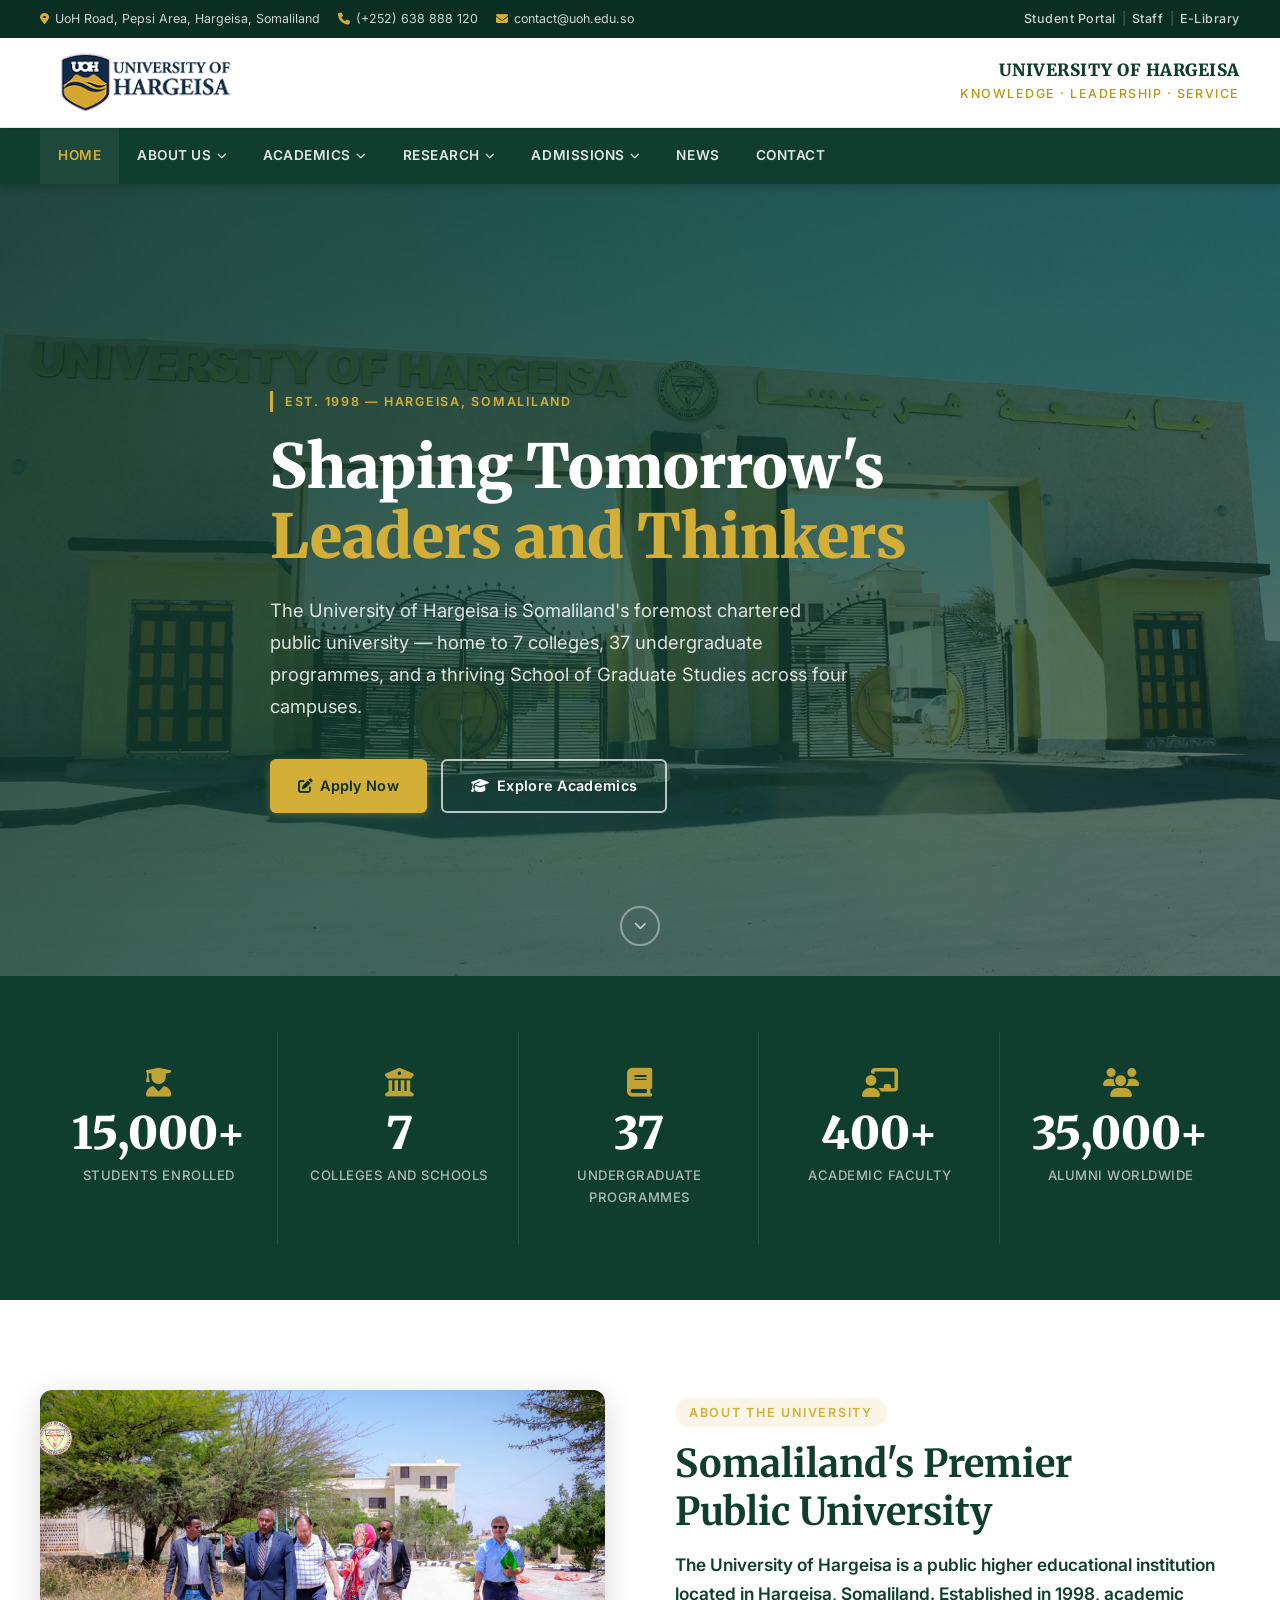
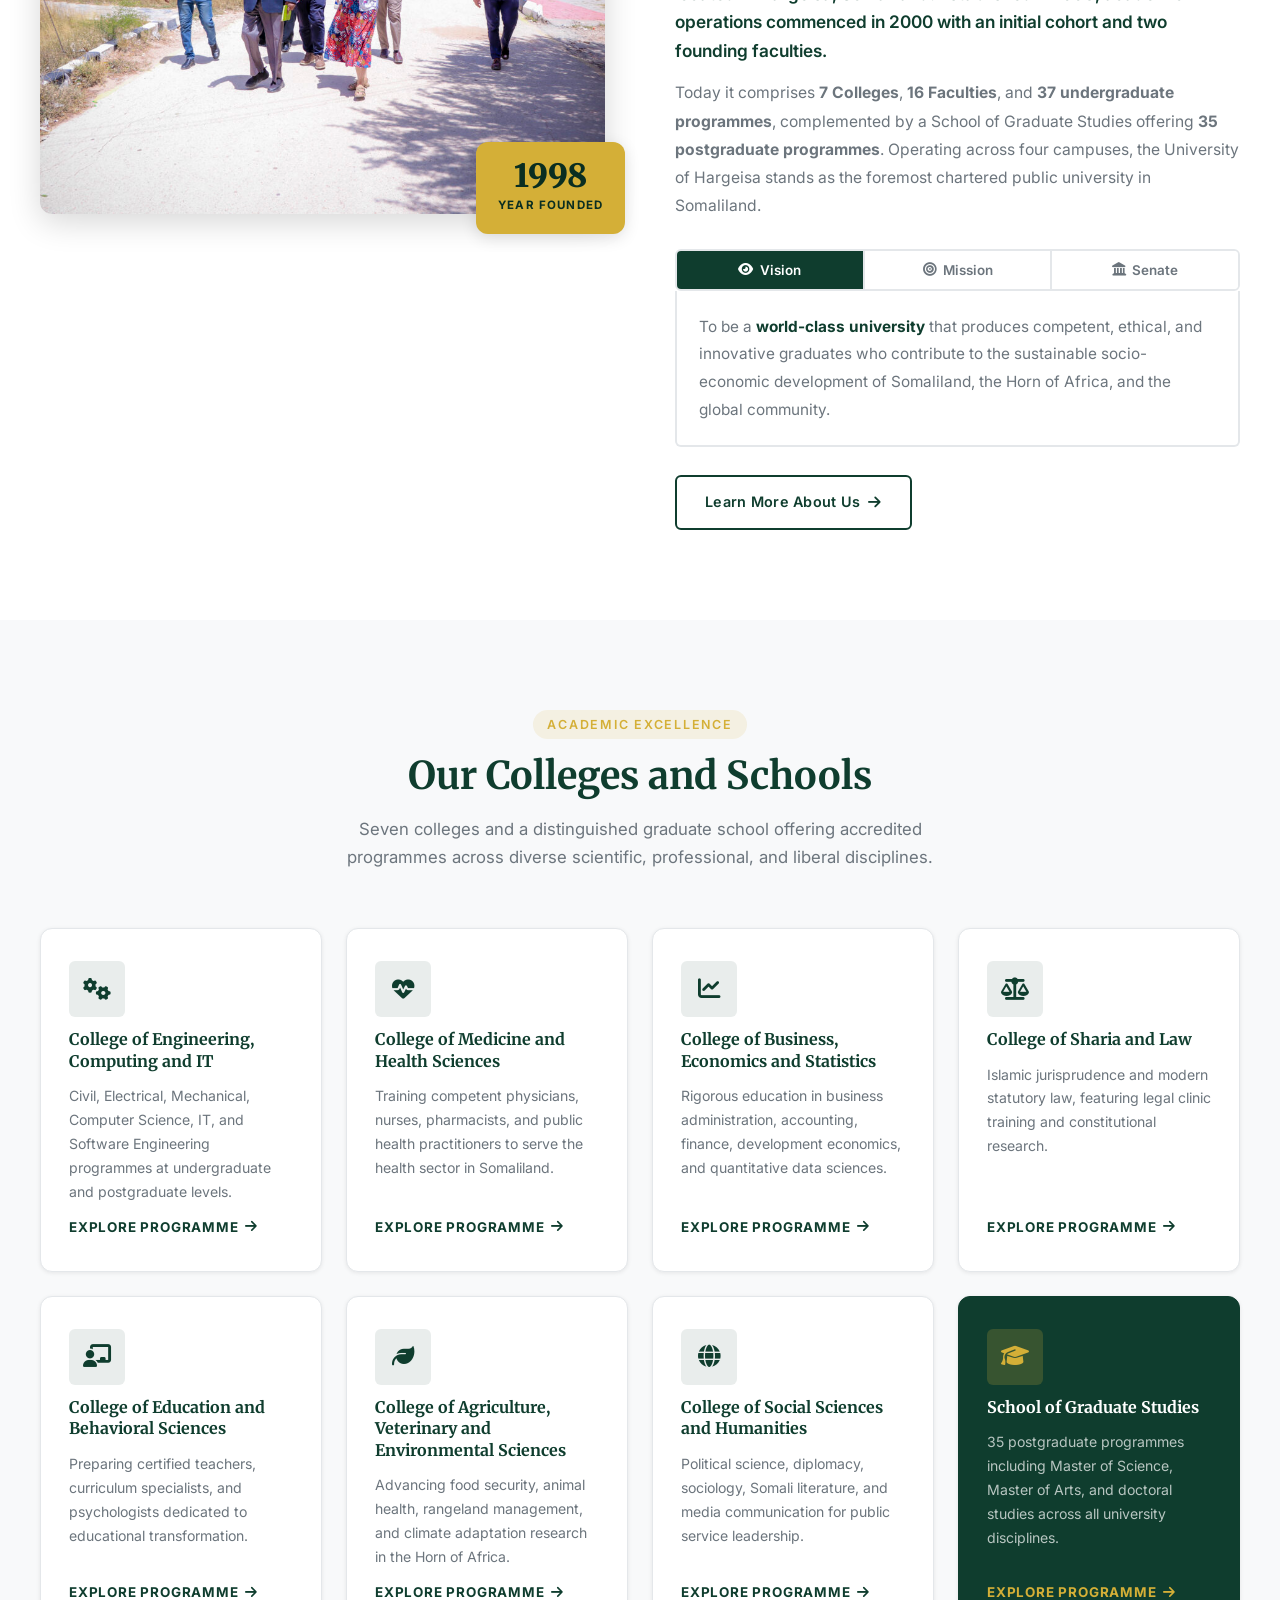
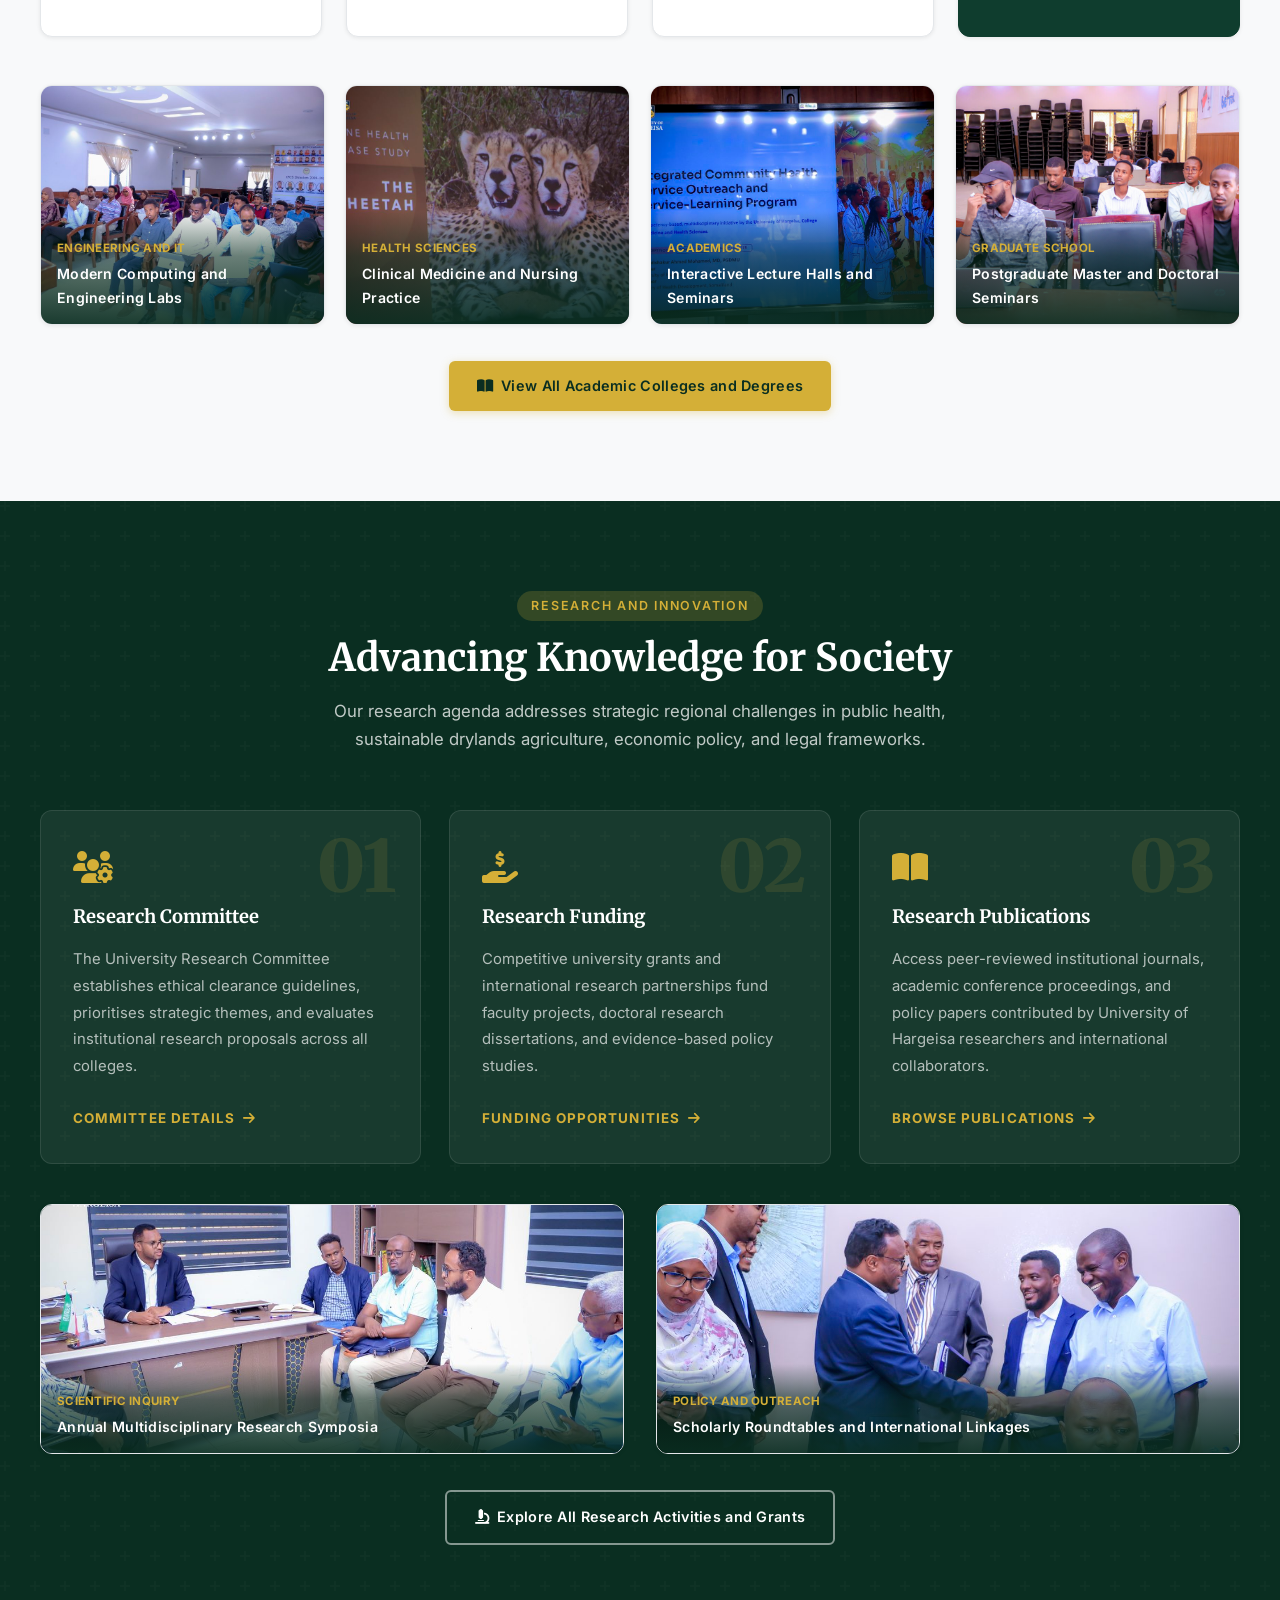
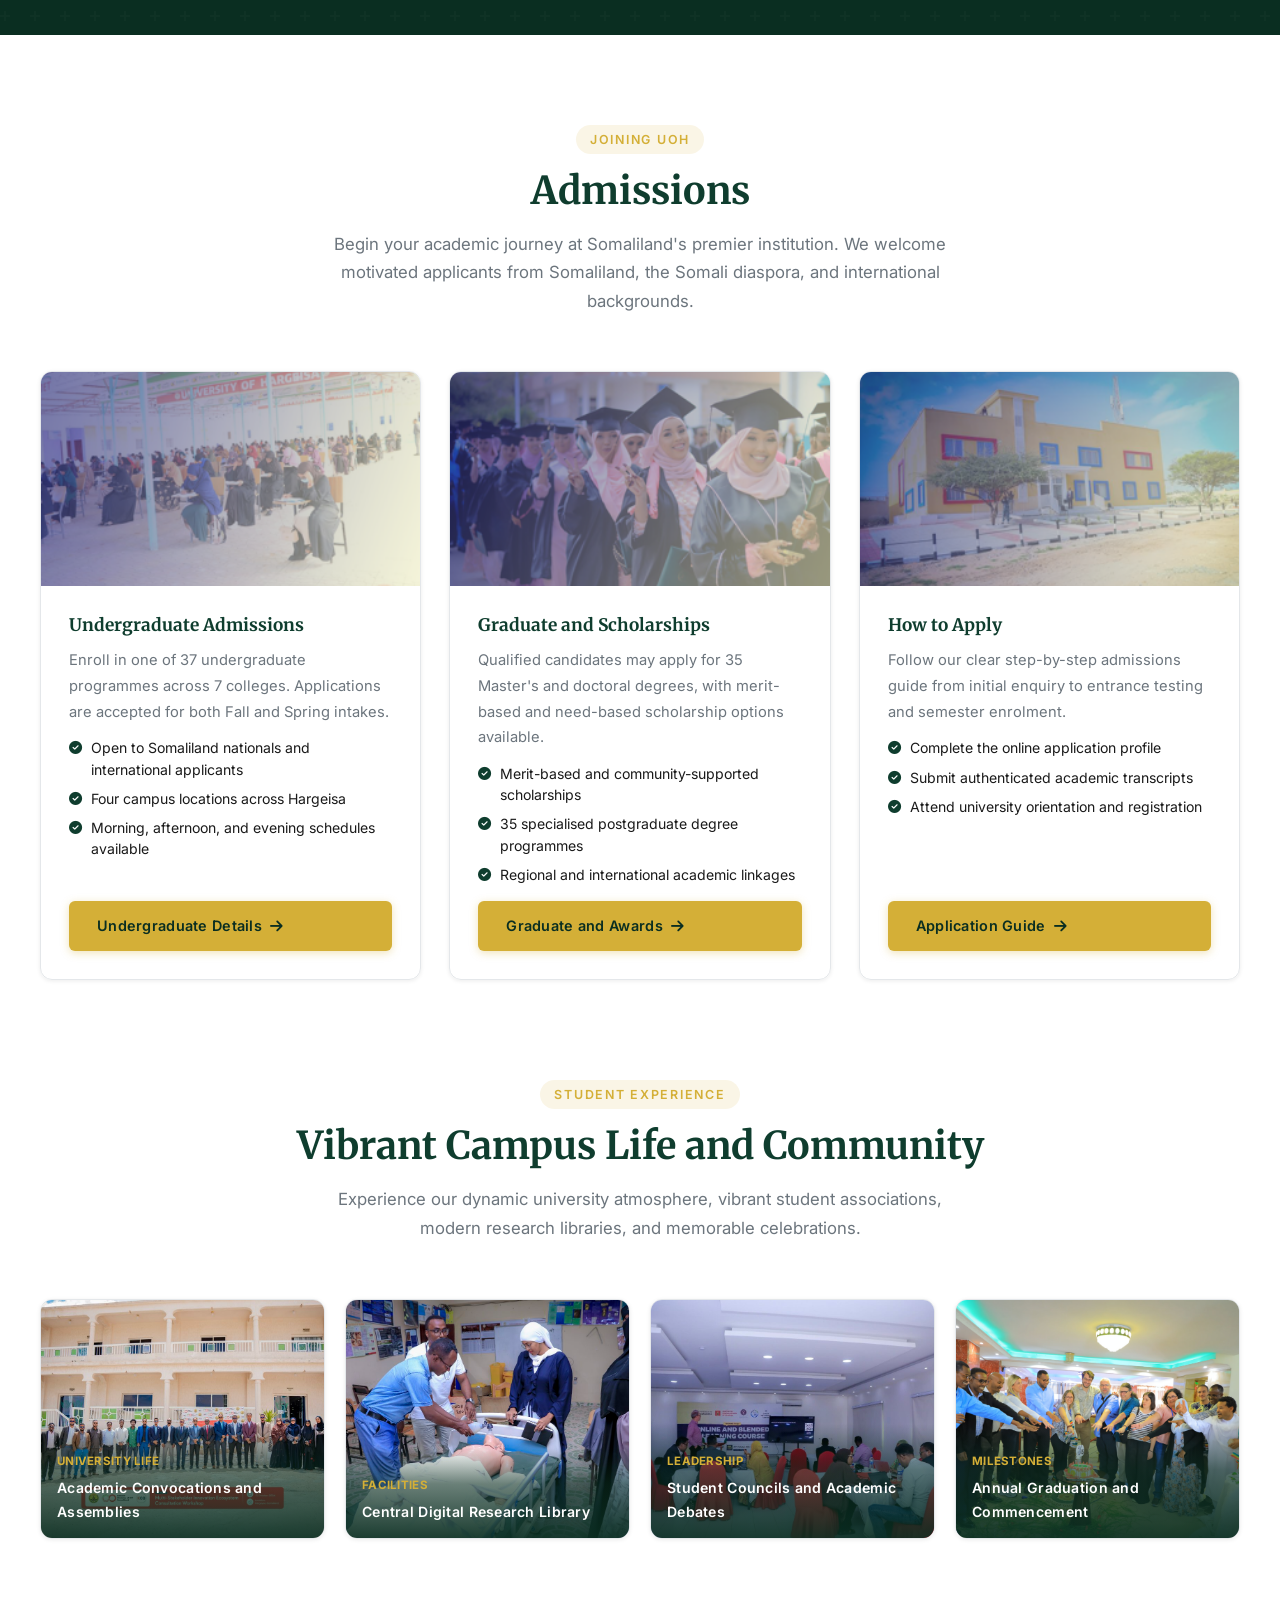
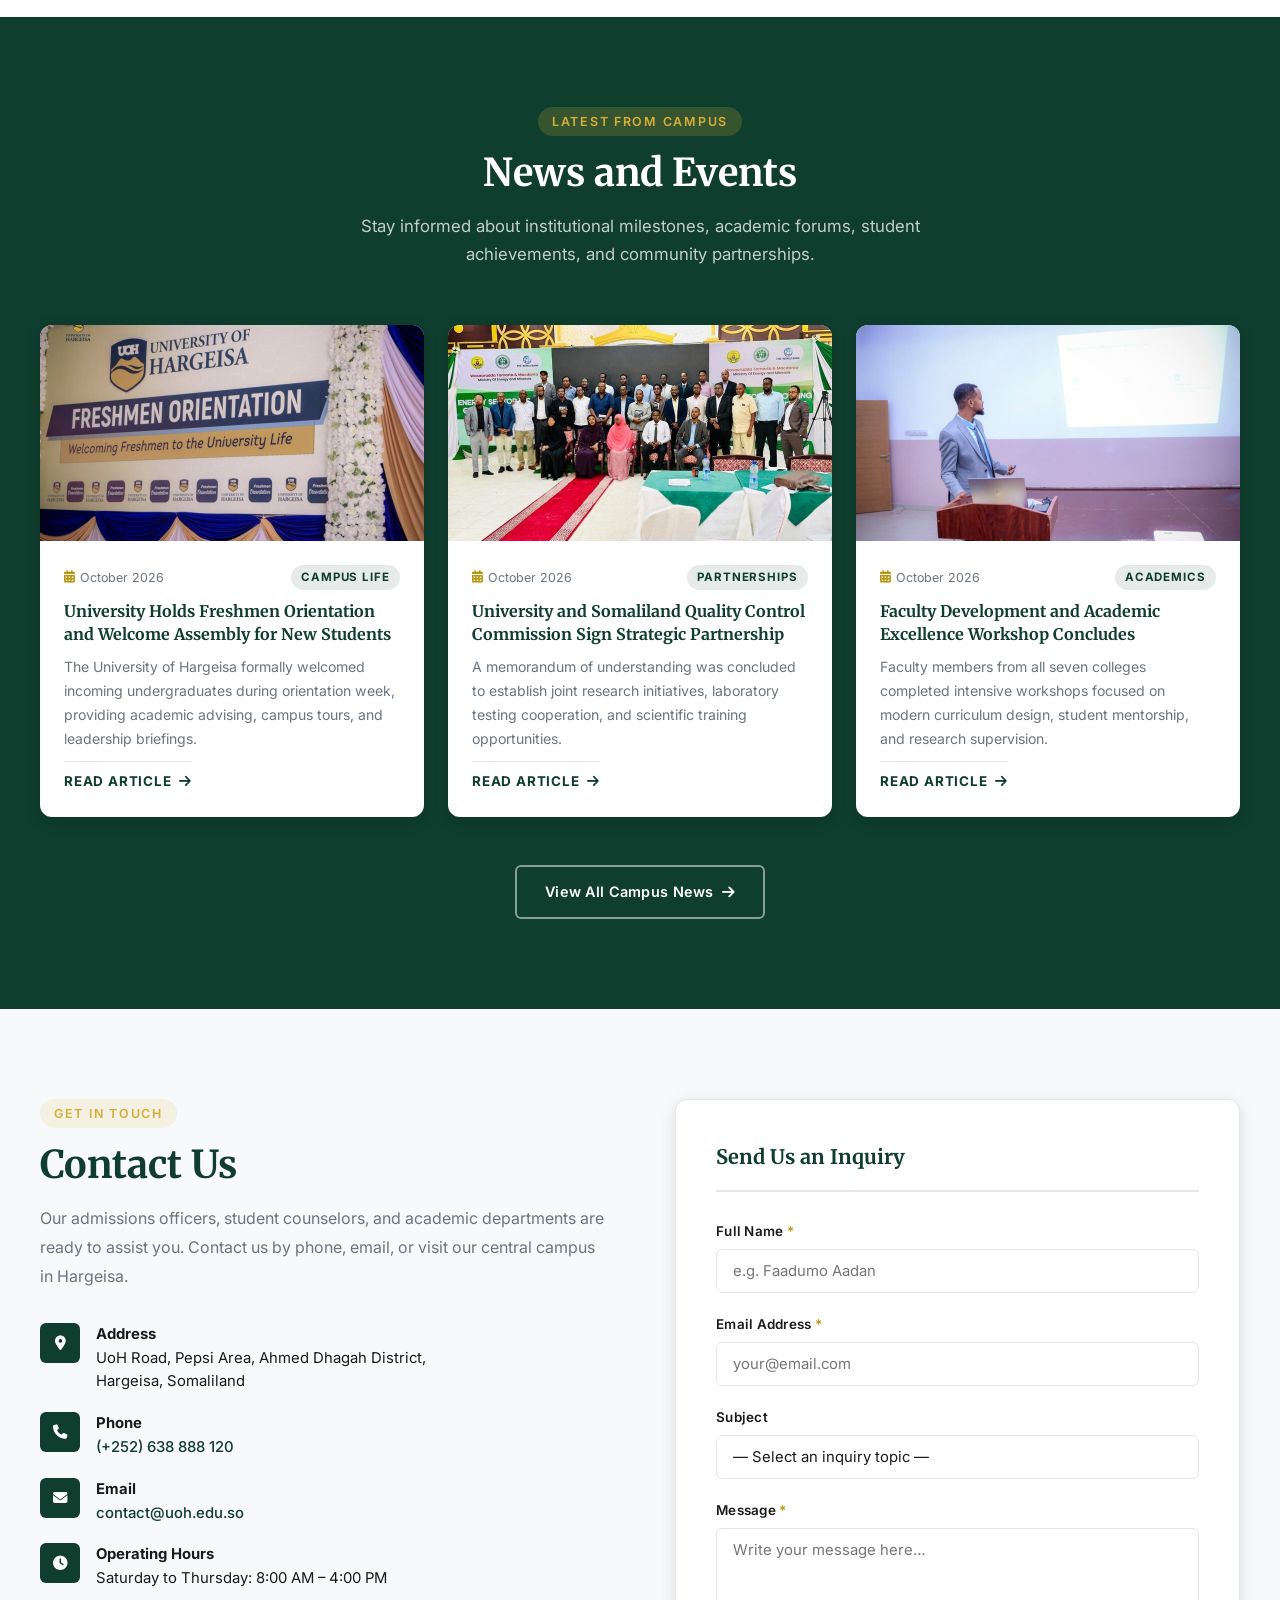
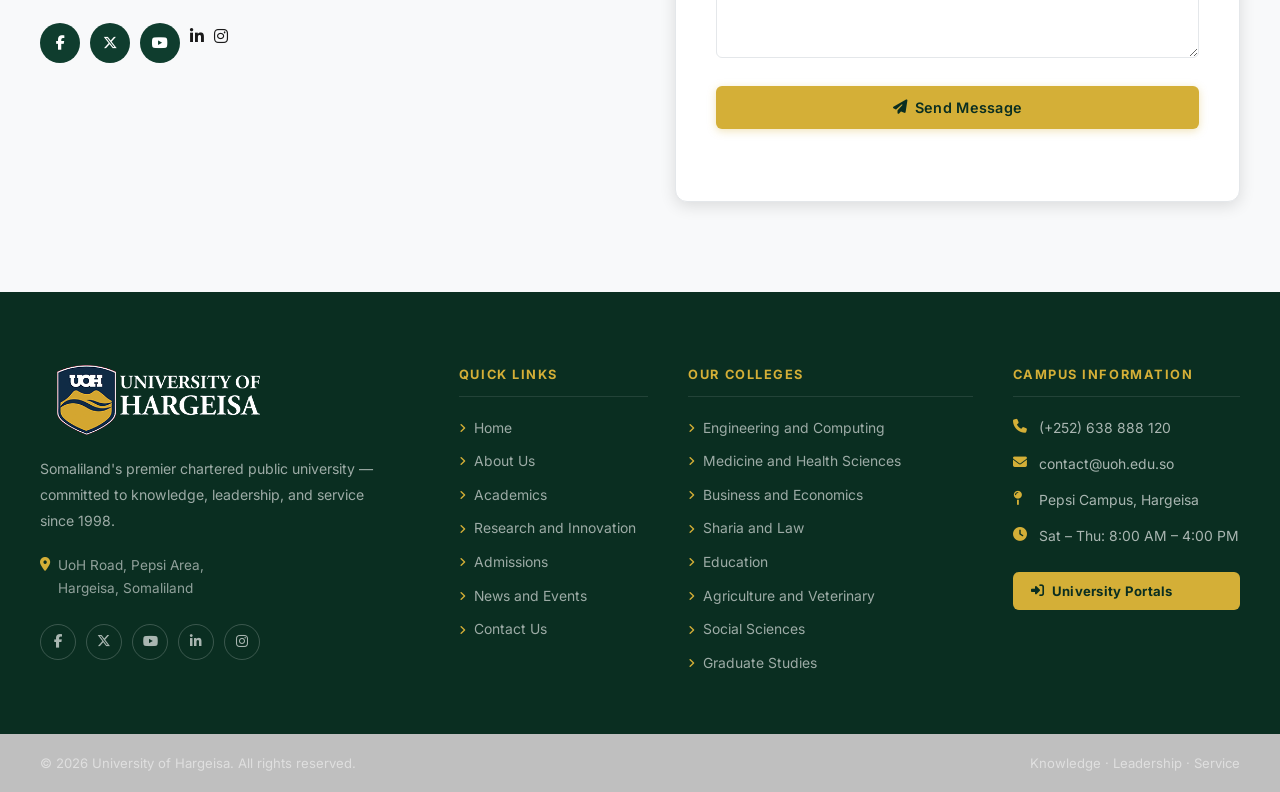
<file: index.html>
<!DOCTYPE html>
<html lang="en">
<head>
  <meta charset="UTF-8" />
  <meta name="viewport" content="width=device-width, initial-scale=1.0" />
  <meta name="description" content="University of Hargeisa – The leading chartered public university in Somaliland. Knowledge · Leadership · Service." />
  <title>University of Hargeisa – Knowledge · Leadership · Service</title>

  <!-- Favicon -->
  <link rel="icon" type="image/png" href="assets/images/cropped-uoh-site-icon-512-32x32.png" />

  <!-- Google Fonts -->
  <link rel="preconnect" href="https://fonts.googleapis.com" />
  <link rel="preconnect" href="https://fonts.gstatic.com" crossorigin />
  <link href="https://fonts.googleapis.com/css2?family=Merriweather:ital,wght@0,300;0,400;0,700;0,900;1,400" rel="stylesheet" />
  <link href="https://fonts.googleapis.com/css2?family=Inter:wght@300;400;500;600;700" rel="stylesheet" />

  <!-- Font Awesome for icons -->
  <link rel="stylesheet" href="https://cdnjs.cloudflare.com/ajax/libs/font-awesome/6.5.1/css/all.min.css" integrity="sha512-DTOQO9RWCH3ppGqcWaEA1BIZOC6xxalwEsw9c2QQeAIftl+Vegovlnee1c9QX4TctnWMn13TZye+giMm8e2LwA==" crossorigin="anonymous" referrerpolicy="no-referrer" />

  <!-- Stylesheet -->
  <link rel="stylesheet" href="styles.css" />
</head>
<body>

  <!-- ═══════════════════════════════════════
       TOP UTILITY BAR
  ═══════════════════════════════════════ -->
  <div class="top-bar" role="banner">
    <div class="container top-bar__inner">
      <div class="top-bar__left">
        <span><i class="fas fa-map-marker-alt"></i> UoH Road, Pepsi Area, Hargeisa, Somaliland</span>
        <span><i class="fas fa-phone"></i> <a href="tel:+252638888120">(+252) 638 888 120</a></span>
        <span><i class="fas fa-envelope"></i> <a href="mailto:contact@uoh.edu.so">contact@uoh.edu.so</a></span>
      </div>
      <div class="top-bar__right">
        <a href="portal.html#student" class="top-bar__link" aria-label="Student Portal">Student Portal</a>
        <span class="divider">|</span>
        <a href="portal.html#staff" class="top-bar__link" aria-label="Staff Portal">Staff</a>
        <span class="divider">|</span>
        <a href="portal.html#library" class="top-bar__link" aria-label="Digital Library">E-Library</a>
      </div>
    </div>
  </div>

  <!-- ═══════════════════════════════════════
       BRANDING HEADER
  ═══════════════════════════════════════ -->
  <header class="site-header" id="site-header">
    <div class="container site-header__inner">

      <!-- Logo -->
      <a href="index.html" class="site-header__logo" aria-label="University of Hargeisa Home">
        <img
          src="assets/images/UoH_Header_Logo_224x68.png"
          alt="University of Hargeisa – Official Logo"
          width="224"
          height="68"
          loading="eager"
        />
      </a>

      <!-- Motto -->
      <div class="site-header__motto" aria-label="University Motto">
        <span class="motto-title">UNIVERSITY OF HARGEISA</span>
        <span class="motto-tagline">Knowledge · Leadership · Service</span>
      </div>

      <!-- Mobile hamburger -->
      <button class="hamburger" id="hamburger" aria-label="Toggle navigation" aria-expanded="false" aria-controls="main-nav">
        <span class="hamburger__bar"></span>
        <span class="hamburger__bar"></span>
        <span class="hamburger__bar"></span>
      </button>
    </div>
  </header>

  <!-- ═══════════════════════════════════════
       PRIMARY NAVIGATION
  ═══════════════════════════════════════ -->
  <nav class="primary-nav" id="main-nav" aria-label="Primary navigation">
    <div class="container">
      <ul class="nav__list" role="menubar">

        <!-- Home -->
        <li class="nav__item" role="none">
          <a href="index.html" class="nav__link nav__link--active" role="menuitem">Home</a>
        </li>

        <!-- About Us -->
        <li class="nav__item nav__item--dropdown" role="none">
          <a href="about.html" class="nav__link" role="menuitem" aria-haspopup="true" aria-expanded="false">
            About Us <i class="fas fa-chevron-down nav__arrow" aria-hidden="true"></i>
          </a>
          <ul class="dropdown" role="menu" aria-label="About Us submenu">
            <li role="none"><a href="about.html" class="dropdown__link" role="menuitem"><i class="fas fa-info-circle"></i> About Overview</a></li>
            <li role="none"><a href="about.html#vision" class="dropdown__link" role="menuitem"><i class="fas fa-eye"></i> Vision and Mission</a></li>
            <li role="none"><a href="about.html#senate" class="dropdown__link" role="menuitem"><i class="fas fa-landmark"></i> University Senate</a></li>
            <li role="none"><a href="about.html#campuses" class="dropdown__link" role="menuitem"><i class="fas fa-map-marked-alt"></i> Campuses and Facilities</a></li>
          </ul>
        </li>

        <!-- Academics -->
        <li class="nav__item nav__item--dropdown" role="none">
          <a href="academics.html" class="nav__link" role="menuitem" aria-haspopup="true" aria-expanded="false">
            Academics <i class="fas fa-chevron-down nav__arrow" aria-hidden="true"></i>
          </a>
          <ul class="dropdown" role="menu" aria-label="Academics submenu">
            <li role="none"><a href="academics.html" class="dropdown__link" role="menuitem"><i class="fas fa-graduation-cap"></i> Academic Overview</a></li>
            <li role="none"><a href="academics.html#colleges" class="dropdown__link" role="menuitem"><i class="fas fa-university"></i> Colleges and Faculties</a></li>
            <li role="none"><a href="academics.html#graduate" class="dropdown__link" role="menuitem"><i class="fas fa-user-graduate"></i> School of Graduate Studies</a></li>
            <li role="none"><a href="academics.html#institutes" class="dropdown__link" role="menuitem"><i class="fas fa-flask"></i> Research Institutes</a></li>
          </ul>
        </li>

        <!-- Research -->
        <li class="nav__item nav__item--dropdown" role="none">
          <a href="research.html" class="nav__link" role="menuitem" aria-haspopup="true" aria-expanded="false">
            Research <i class="fas fa-chevron-down nav__arrow" aria-hidden="true"></i>
          </a>
          <ul class="dropdown" role="menu" aria-label="Research submenu">
            <li role="none"><a href="research.html" class="dropdown__link" role="menuitem"><i class="fas fa-microscope"></i> Research Overview</a></li>
            <li role="none"><a href="research.html#committee" class="dropdown__link" role="menuitem"><i class="fas fa-users-cog"></i> Research Committee</a></li>
            <li role="none"><a href="research.html#funding" class="dropdown__link" role="menuitem"><i class="fas fa-hand-holding-usd"></i> Grants and Funding</a></li>
            <li role="none"><a href="research.html#publications" class="dropdown__link" role="menuitem"><i class="fas fa-book-open"></i> Publications and Journals</a></li>
          </ul>
        </li>

        <!-- Admissions -->
        <li class="nav__item nav__item--dropdown" role="none">
          <a href="admissions.html" class="nav__link" role="menuitem" aria-haspopup="true" aria-expanded="false">
            Admissions <i class="fas fa-chevron-down nav__arrow" aria-hidden="true"></i>
          </a>
          <ul class="dropdown" role="menu" aria-label="Admissions submenu">
            <li role="none"><a href="admissions.html" class="dropdown__link" role="menuitem"><i class="fas fa-door-open"></i> Admissions Overview</a></li>
            <li role="none"><a href="admissions.html#undergraduate" class="dropdown__link" role="menuitem"><i class="fas fa-user-graduate"></i> Undergraduate Admissions</a></li>
            <li role="none"><a href="admissions.html#graduate" class="dropdown__link" role="menuitem"><i class="fas fa-award"></i> Graduate and Scholarships</a></li>
            <li role="none"><a href="admissions.html#how-to-apply" class="dropdown__link" role="menuitem"><i class="fas fa-file-signature"></i> How to Apply</a></li>
          </ul>
        </li>

        <!-- News -->
        <li class="nav__item" role="none">
          <a href="news.html" class="nav__link" role="menuitem">News</a>
        </li>

        <!-- Contact -->
        <li class="nav__item" role="none">
          <a href="contact.html" class="nav__link" role="menuitem">Contact</a>
        </li>

      </ul>
    </div>
  </nav>

  <!-- ═══════════════════════════════════════
       HERO SECTION
  ═══════════════════════════════════════ -->
  <section class="hero" id="home" aria-label="Hero banner">
    <div class="hero__overlay" aria-hidden="true"></div>
    <div class="hero__bg" aria-hidden="true"></div>

    <div class="container hero__content">
      <span class="hero__eyebrow">Est. 1998 — Hargeisa, Somaliland</span>
      <h1 class="hero__headline">
        Shaping Tomorrow's<br />
        <em>Leaders and Thinkers</em>
      </h1>
      <p class="hero__subtext">
        The University of Hargeisa is Somaliland's foremost chartered public university — 
        home to 7 colleges, 37 undergraduate programmes, and a thriving School of Graduate Studies 
        across four campuses.
      </p>
      <div class="hero__cta">
        <a href="admissions.html" class="btn btn--primary">
          <i class="fas fa-pen-to-square"></i> Apply Now
        </a>
        <a href="academics.html" class="btn btn--secondary">
          <i class="fas fa-graduation-cap"></i> Explore Academics
        </a>
      </div>
    </div>

    <!-- Scroll indicator -->
    <a href="#stats" class="hero__scroll" aria-label="Scroll down">
      <i class="fas fa-chevron-down"></i>
    </a>
  </section>

  <!-- ═══════════════════════════════════════
       STATS BANNER
  ═══════════════════════════════════════ -->
  <section class="stats" id="stats" aria-label="University statistics">
    <div class="container stats__grid">

      <div class="stats__card" data-count="15000" data-suffix="+">
        <i class="fas fa-user-graduate stats__icon" aria-hidden="true"></i>
        <span class="stats__number" aria-label="15000+ Students">0</span>
        <span class="stats__label">Students Enrolled</span>
      </div>

      <div class="stats__card" data-count="7" data-suffix="">
        <i class="fas fa-university stats__icon" aria-hidden="true"></i>
        <span class="stats__number" aria-label="7 Colleges">0</span>
        <span class="stats__label">Colleges and Schools</span>
      </div>

      <div class="stats__card" data-count="37" data-suffix="">
        <i class="fas fa-book stats__icon" aria-hidden="true"></i>
        <span class="stats__number" aria-label="37 Programs">0</span>
        <span class="stats__label">Undergraduate Programmes</span>
      </div>

      <div class="stats__card" data-count="400" data-suffix="+">
        <i class="fas fa-chalkboard-teacher stats__icon" aria-hidden="true"></i>
        <span class="stats__number" aria-label="400+ Faculty">0</span>
        <span class="stats__label">Academic Faculty</span>
      </div>

      <div class="stats__card" data-count="35000" data-suffix="+">
        <i class="fas fa-users stats__icon" aria-hidden="true"></i>
        <span class="stats__number" aria-label="35000+ Alumni">0</span>
        <span class="stats__label">Alumni Worldwide</span>
      </div>

    </div>
  </section>

  <!-- ═══════════════════════════════════════
       ABOUT SECTION
  ═══════════════════════════════════════ -->
  <section class="section about" id="about" aria-labelledby="about-heading">
    <div class="container about__inner">

      <div class="about__image-col">
        <figure class="about__figure">
          <img
            src="assets/images/campus-quad.jpg"
            alt="University of Hargeisa main campus grounds and academic buildings"
            class="about__image"
            loading="lazy"
          />
          <div class="about__badge" aria-label="Founded year">
            <span class="about__badge-year">1998</span>
            <span class="about__badge-text">Year Founded</span>
          </div>
        </figure>
      </div>

      <div class="about__text-col">
        <span class="section-eyebrow">About the University</span>
        <h2 class="section-title" id="about-heading">
          Somaliland's Premier<br />Public University
        </h2>
        <p class="about__lead">
          The University of Hargeisa is a public higher educational institution located in Hargeisa, Somaliland. 
          Established in 1998, academic operations commenced in 2000 with an initial cohort and two founding faculties.
        </p>
        <p class="about__body">
          Today it comprises <strong>7 Colleges</strong>, <strong>16 Faculties</strong>, and 
          <strong>37 undergraduate programmes</strong>, complemented by a School of Graduate Studies offering 
          <strong>35 postgraduate programmes</strong>. Operating across four campuses, the University of Hargeisa 
          stands as the foremost chartered public university in Somaliland.
        </p>

        <!-- About tabs for Vision / Mission / Senate -->
        <div class="about__tabs" role="tablist" aria-label="About sections">
          <button class="about__tab about__tab--active" role="tab" aria-selected="true" aria-controls="tab-vision" id="btn-vision">
            <i class="fas fa-eye"></i> Vision
          </button>
          <button class="about__tab" role="tab" aria-selected="false" aria-controls="tab-mission" id="btn-mission">
            <i class="fas fa-bullseye"></i> Mission
          </button>
          <button class="about__tab" role="tab" aria-selected="false" aria-controls="tab-senate" id="btn-senate">
            <i class="fas fa-landmark"></i> Senate
          </button>
        </div>

        <div class="about__tab-panels">
          <div class="about__panel about__panel--active" id="tab-vision" role="tabpanel" aria-labelledby="btn-vision">
            <p>
              To be a <strong>world-class university</strong> that produces competent, ethical, and innovative 
              graduates who contribute to the sustainable socio-economic development of Somaliland, the 
              Horn of Africa, and the global community.
            </p>
          </div>
          <div class="about__panel" id="tab-mission" role="tabpanel" aria-labelledby="btn-mission" hidden>
            <p>
              To provide <strong>quality higher education, research, and community service</strong> that 
              meets international standards, fosters critical inquiry, and cultivates ethical leadership — 
              empowering graduates to excel in an evolving global landscape.
            </p>
          </div>
          <div class="about__panel" id="tab-senate" role="tabpanel" aria-labelledby="btn-senate" hidden>
            <p>
              The <strong>University Senate</strong> is the supreme academic governing authority of the institution. 
              It directs academic policy, degree qualifications, examinations, and institutional quality assurance, 
              ensuring rigorous standards aligned with international best practices.
            </p>
          </div>
        </div>

        <a href="about.html" class="btn btn--outline-dark">
          Learn More About Us <i class="fas fa-arrow-right"></i>
        </a>
      </div>

    </div>
  </section>

  <!-- ═══════════════════════════════════════
       ACADEMICS — COLLEGES GRID
  ═══════════════════════════════════════ -->
  <section class="section academics" id="academics" aria-labelledby="academics-heading">
    <div class="container">
      <div class="section-header">
        <span class="section-eyebrow">Academic Excellence</span>
        <h2 class="section-title" id="academics-heading">Our Colleges and Schools</h2>
        <p class="section-subtitle">
          Seven colleges and a distinguished graduate school offering accredited programmes 
          across diverse scientific, professional, and liberal disciplines.
        </p>
      </div>

      <div class="colleges-grid" id="colleges" aria-label="List of colleges">

        <article class="college-card" tabindex="0">
          <div class="college-card__icon-wrap" aria-hidden="true">
            <i class="fas fa-cogs"></i>
          </div>
          <h3 class="college-card__title">College of Engineering, Computing and IT</h3>
          <p class="college-card__desc">Civil, Electrical, Mechanical, Computer Science, IT, and Software Engineering programmes at undergraduate and postgraduate levels.</p>
          <a href="academics.html#engineering" class="college-card__link" aria-label="Learn more about College of Engineering">Explore Programme <i class="fas fa-arrow-right"></i></a>
        </article>

        <article class="college-card" tabindex="0">
          <div class="college-card__icon-wrap" aria-hidden="true">
            <i class="fas fa-heartbeat"></i>
          </div>
          <h3 class="college-card__title">College of Medicine and Health Sciences</h3>
          <p class="college-card__desc">Training competent physicians, nurses, pharmacists, and public health practitioners to serve the health sector in Somaliland.</p>
          <a href="academics.html#medicine" class="college-card__link" aria-label="Learn more about College of Medicine">Explore Programme <i class="fas fa-arrow-right"></i></a>
        </article>

        <article class="college-card" tabindex="0">
          <div class="college-card__icon-wrap" aria-hidden="true">
            <i class="fas fa-chart-line"></i>
          </div>
          <h3 class="college-card__title">College of Business, Economics and Statistics</h3>
          <p class="college-card__desc">Rigorous education in business administration, accounting, finance, development economics, and quantitative data sciences.</p>
          <a href="academics.html#business" class="college-card__link" aria-label="Learn more about College of Business">Explore Programme <i class="fas fa-arrow-right"></i></a>
        </article>

        <article class="college-card" tabindex="0">
          <div class="college-card__icon-wrap" aria-hidden="true">
            <i class="fas fa-balance-scale"></i>
          </div>
          <h3 class="college-card__title">College of Sharia and Law</h3>
          <p class="college-card__desc">Islamic jurisprudence and modern statutory law, featuring legal clinic training and constitutional research.</p>
          <a href="academics.html#law" class="college-card__link" aria-label="Learn more about College of Sharia and Law">Explore Programme <i class="fas fa-arrow-right"></i></a>
        </article>

        <article class="college-card" tabindex="0">
          <div class="college-card__icon-wrap" aria-hidden="true">
            <i class="fas fa-chalkboard-teacher"></i>
          </div>
          <h3 class="college-card__title">College of Education and Behavioral Sciences</h3>
          <p class="college-card__desc">Preparing certified teachers, curriculum specialists, and psychologists dedicated to educational transformation.</p>
          <a href="academics.html#education" class="college-card__link" aria-label="Learn more about College of Education">Explore Programme <i class="fas fa-arrow-right"></i></a>
        </article>

        <article class="college-card" tabindex="0">
          <div class="college-card__icon-wrap" aria-hidden="true">
            <i class="fas fa-leaf"></i>
          </div>
          <h3 class="college-card__title">College of Agriculture, Veterinary and Environmental Sciences</h3>
          <p class="college-card__desc">Advancing food security, animal health, rangeland management, and climate adaptation research in the Horn of Africa.</p>
          <a href="academics.html#agriculture" class="college-card__link" aria-label="Learn more about College of Agriculture">Explore Programme <i class="fas fa-arrow-right"></i></a>
        </article>

        <article class="college-card" tabindex="0">
          <div class="college-card__icon-wrap" aria-hidden="true">
            <i class="fas fa-globe"></i>
          </div>
          <h3 class="college-card__title">College of Social Sciences and Humanities</h3>
          <p class="college-card__desc">Political science, diplomacy, sociology, Somali literature, and media communication for public service leadership.</p>
          <a href="academics.html#social-sciences" class="college-card__link" aria-label="Learn more about College of Social Sciences">Explore Programme <i class="fas fa-arrow-right"></i></a>
        </article>

        <article class="college-card college-card--graduate" tabindex="0" id="schools">
          <div class="college-card__icon-wrap" aria-hidden="true">
            <i class="fas fa-graduation-cap"></i>
          </div>
          <h3 class="college-card__title">School of Graduate Studies</h3>
          <p class="college-card__desc">35 postgraduate programmes including Master of Science, Master of Arts, and doctoral studies across all university disciplines.</p>
          <a href="academics.html#graduate" class="college-card__link" aria-label="Learn more about School of Graduate Studies">Explore Programme <i class="fas fa-arrow-right"></i></a>
        </article>

      </div>

      <!-- Campus Academic Environments Gallery -->
      <div class="gallery-grid" style="margin-top: 48px;">
        <div class="gallery-card">
          <img src="assets/images/engineering-lab.jpg" alt="Engineering and computing students in laboratory" loading="lazy" />
          <div class="gallery-card__caption">
            <span class="gallery-card__badge">Engineering and IT</span>
            <div>Modern Computing and Engineering Labs</div>
          </div>
        </div>
        <div class="gallery-card">
          <img src="assets/images/medical-students.jpg" alt="Medicine and Health Sciences clinical students" loading="lazy" />
          <div class="gallery-card__caption">
            <span class="gallery-card__badge">Health Sciences</span>
            <div>Clinical Medicine and Nursing Practice</div>
          </div>
        </div>
        <div class="gallery-card">
          <img src="assets/images/academics-hall.jpg" alt="University lecture hall with students" loading="lazy" />
          <div class="gallery-card__caption">
            <span class="gallery-card__badge">Academics</span>
            <div>Interactive Lecture Halls and Seminars</div>
          </div>
        </div>
        <div class="gallery-card">
          <img src="assets/images/graduate-lecture.jpg" alt="School of Graduate Studies seminar session" loading="lazy" />
          <div class="gallery-card__caption">
            <span class="gallery-card__badge">Graduate School</span>
            <div>Postgraduate Master and Doctoral Seminars</div>
          </div>
        </div>
      </div>

      <div style="text-align: center; margin-top: 36px;">
        <a href="academics.html" class="btn btn--primary">
          <i class="fas fa-book-open"></i> View All Academic Colleges and Degrees
        </a>
      </div>
    </div>
  </section>

  <!-- ═══════════════════════════════════════
       RESEARCH SECTION
  ═══════════════════════════════════════ -->
  <section class="section research" id="research" aria-labelledby="research-heading">
    <div class="container">
      <div class="section-header section-header--light">
        <span class="section-eyebrow section-eyebrow--gold">Research and Innovation</span>
        <h2 class="section-title section-title--light" id="research-heading">Advancing Knowledge for Society</h2>
        <p class="section-subtitle section-subtitle--light">
          Our research agenda addresses strategic regional challenges in public health, 
          sustainable drylands agriculture, economic policy, and legal frameworks.
        </p>
      </div>

      <div class="research-pillars">

        <div class="research-card">
          <div class="research-card__number" aria-hidden="true">01</div>
          <i class="fas fa-users-cog research-card__icon" aria-hidden="true"></i>
          <h3 class="research-card__title">Research Committee</h3>
          <p class="research-card__desc">
            The University Research Committee establishes ethical clearance guidelines, prioritises strategic themes, 
            and evaluates institutional research proposals across all colleges.
          </p>
          <a href="research.html#committee" class="research-card__link">Committee Details <i class="fas fa-arrow-right"></i></a>
        </div>

        <div class="research-card">
          <div class="research-card__number" aria-hidden="true">02</div>
          <i class="fas fa-hand-holding-usd research-card__icon" aria-hidden="true"></i>
          <h3 class="research-card__title">Research Funding</h3>
          <p class="research-card__desc">
            Competitive university grants and international research partnerships fund faculty projects, 
            doctoral research dissertations, and evidence-based policy studies.
          </p>
          <a href="research.html#funding" class="research-card__link">Funding Opportunities <i class="fas fa-arrow-right"></i></a>
        </div>

        <div class="research-card">
          <div class="research-card__number" aria-hidden="true">03</div>
          <i class="fas fa-book-open research-card__icon" aria-hidden="true"></i>
          <h3 class="research-card__title">Research Publications</h3>
          <p class="research-card__desc">
            Access peer-reviewed institutional journals, academic conference proceedings, and policy papers 
            contributed by University of Hargeisa researchers and international collaborators.
          </p>
          <a href="research.html#publications" class="research-card__link">Browse Publications <i class="fas fa-arrow-right"></i></a>
        </div>

      </div>

      <!-- Research Activity Visual Showcase -->
      <div class="grid-2" style="margin-top: 40px;">
        <div class="gallery-card" style="height: 250px;">
          <img src="assets/images/science-symposium.jpg" alt="Scientific research symposium at the University of Hargeisa" loading="lazy" />
          <div class="gallery-card__caption">
            <span class="gallery-card__badge">Scientific Inquiry</span>
            <div>Annual Multidisciplinary Research Symposia</div>
          </div>
        </div>
        <div class="gallery-card" style="height: 250px;">
          <img src="assets/images/research-forum.jpg" alt="Academic research policy forum" loading="lazy" />
          <div class="gallery-card__caption">
            <span class="gallery-card__badge">Policy and Outreach</span>
            <div>Scholarly Roundtables and International Linkages</div>
          </div>
        </div>
      </div>

      <div style="text-align: center; margin-top: 36px;">
        <a href="research.html" class="btn btn--outline-light">
          <i class="fas fa-microscope"></i> Explore All Research Activities and Grants
        </a>
      </div>
    </div>
  </section>

  <!-- ═══════════════════════════════════════
       ADMISSIONS SECTION
  ═══════════════════════════════════════ -->
  <section class="section admissions" id="admissions" aria-labelledby="admissions-heading">
    <div class="container">
      <div class="section-header">
        <span class="section-eyebrow">Joining UoH</span>
        <h2 class="section-title" id="admissions-heading">Admissions</h2>
        <p class="section-subtitle">
          Begin your academic journey at Somaliland's premier institution. 
          We welcome motivated applicants from Somaliland, the Somali diaspora, and international backgrounds.
        </p>
      </div>

      <div class="admissions-grid">

        <div class="admissions-card">
          <figure class="admissions-card__img-wrap">
            <img
              src="assets/images/undergragutate-admission-300x187.png"
              alt="Undergraduate admissions at the University of Hargeisa"
              loading="lazy"
            />
          </figure>
          <div class="admissions-card__body">
            <h3 class="admissions-card__title">Undergraduate Admissions</h3>
            <p class="admissions-card__desc">
              Enroll in one of 37 undergraduate programmes across 7 colleges. 
              Applications are accepted for both Fall and Spring intakes.
            </p>
            <ul class="admissions-card__checklist" aria-label="Tuition admissions features">
              <li><i class="fas fa-check-circle"></i> Open to Somaliland nationals and international applicants</li>
              <li><i class="fas fa-check-circle"></i> Four campus locations across Hargeisa</li>
              <li><i class="fas fa-check-circle"></i> Morning, afternoon, and evening schedules available</li>
            </ul>
            <a href="admissions.html#undergraduate" class="btn btn--primary">
              Undergraduate Details <i class="fas fa-arrow-right"></i>
            </a>
          </div>
        </div>

        <div class="admissions-card">
          <figure class="admissions-card__img-wrap">
            <img
              src="assets/images/graduate-admissions-300x187.png"
              alt="Graduate admissions and scholarship opportunities at the University of Hargeisa"
              loading="lazy"
            />
          </figure>
          <div class="admissions-card__body">
            <h3 class="admissions-card__title">Graduate and Scholarships</h3>
            <p class="admissions-card__desc">
              Qualified candidates may apply for 35 Master's and doctoral degrees, 
              with merit-based and need-based scholarship options available.
            </p>
            <ul class="admissions-card__checklist" aria-label="Scholarship admissions features">
              <li><i class="fas fa-check-circle"></i> Merit-based and community-supported scholarships</li>
              <li><i class="fas fa-check-circle"></i> 35 specialised postgraduate degree programmes</li>
              <li><i class="fas fa-check-circle"></i> Regional and international academic linkages</li>
            </ul>
            <a href="admissions.html#graduate" class="btn btn--primary">
              Graduate and Awards <i class="fas fa-arrow-right"></i>
            </a>
          </div>
        </div>

        <div class="admissions-card">
          <figure class="admissions-card__img-wrap">
            <img
              src="assets/images/apllication-300x187.png"
              alt="Application guidance for University of Hargeisa"
              loading="lazy"
            />
          </figure>
          <div class="admissions-card__body">
            <h3 class="admissions-card__title">How to Apply</h3>
            <p class="admissions-card__desc">
              Follow our clear step-by-step admissions guide from initial enquiry 
              to entrance testing and semester enrolment.
            </p>
            <ul class="admissions-card__checklist" aria-label="Application process steps">
              <li><i class="fas fa-check-circle"></i> Complete the online application profile</li>
              <li><i class="fas fa-check-circle"></i> Submit authenticated academic transcripts</li>
              <li><i class="fas fa-check-circle"></i> Attend university orientation and registration</li>
            </ul>
            <a href="admissions.html#how-to-apply" class="btn btn--primary">
              Application Guide <i class="fas fa-arrow-right"></i>
            </a>
          </div>
        </div>

      </div>
    </div>
  </section>

  <!-- ═══════════════════════════════════════
       CAMPUS LIFE AND STUDENT COMMUNITY GALLERY
  ═══════════════════════════════════════ -->
  <section class="section" style="padding-top: 10px; padding-bottom: 50px;">
    <div class="container">
      <div class="section-header">
        <span class="section-eyebrow">Student Experience</span>
        <h2 class="section-title">Vibrant Campus Life and Community</h2>
        <p class="section-subtitle">
          Experience our dynamic university atmosphere, vibrant student associations, modern research libraries, and memorable celebrations.
        </p>
      </div>

      <div class="gallery-grid">
        <div class="gallery-card">
          <img src="assets/images/campus-ceremony.jpg" alt="University of Hargeisa academic convocation assembly" loading="lazy" />
          <div class="gallery-card__caption">
            <span class="gallery-card__badge">University Life</span>
            <div>Academic Convocations and Assemblies</div>
          </div>
        </div>

        <div class="gallery-card">
          <img src="assets/images/library-research.jpg" alt="Students studying in the central research library" loading="lazy" />
          <div class="gallery-card__caption">
            <span class="gallery-card__badge">Facilities</span>
            <div>Central Digital Research Library</div>
          </div>
        </div>

        <div class="gallery-card">
          <img src="assets/images/student-conference.jpg" alt="Students in leadership summit" loading="lazy" />
          <div class="gallery-card__caption">
            <span class="gallery-card__badge">Leadership</span>
            <div>Student Councils and Academic Debates</div>
          </div>
        </div>

        <div class="gallery-card">
          <img src="assets/images/graduation.jpg" alt="University of Hargeisa annual graduation commencement" loading="lazy" />
          <div class="gallery-card__caption">
            <span class="gallery-card__badge">Milestones</span>
            <div>Annual Graduation and Commencement</div>
          </div>
        </div>
      </div>
    </div>
  </section>

  <!-- ═══════════════════════════════════════
       NEWS AND EVENTS SECTION
  ═══════════════════════════════════════ -->
  <section class="section news" id="news" aria-labelledby="news-heading">
    <div class="container">
      <div class="section-header section-header--light">
        <span class="section-eyebrow section-eyebrow--gold">Latest from Campus</span>
        <h2 class="section-title section-title--light" id="news-heading">News and Events</h2>
        <p class="section-subtitle section-subtitle--light">
          Stay informed about institutional milestones, academic forums, student achievements, and community partnerships.
        </p>
      </div>

      <div class="news-grid">

        <article class="news-card" tabindex="0">
          <figure class="news-card__img-wrap">
            <img
              src="assets/images/850352039_1572212334948381_2900259169198746150_n-768x512.jpg"
              alt="Freshmen orientation and welcome gathering at the University of Hargeisa"
              loading="lazy"
            />
          </figure>
          <div class="news-card__body">
            <div class="news-card__meta">
              <span class="news-card__date"><i class="fas fa-calendar-alt"></i> October 2026</span>
              <span class="news-card__tag">Campus Life</span>
            </div>
            <h3 class="news-card__title">
              University Holds Freshmen Orientation and Welcome Assembly for New Students
            </h3>
            <p class="news-card__excerpt">
              The University of Hargeisa formally welcomed incoming undergraduates during orientation week, 
              providing academic advising, campus tours, and leadership briefings.
            </p>
            <a href="news.html#orientation" class="news-card__read-more" aria-label="Read details on freshmen orientation">
              Read Article <i class="fas fa-arrow-right"></i>
            </a>
          </div>
        </article>

        <article class="news-card" tabindex="0">
          <figure class="news-card__img-wrap">
            <img
              src="assets/images/WhatsApp-Image-2026-10-12-at-16.52.36-768x576.jpeg"
              alt="University of Hargeisa and Somaliland Quality Control Commission MoU signing"
              loading="lazy"
            />
          </figure>
          <div class="news-card__body">
            <div class="news-card__meta">
              <span class="news-card__date"><i class="fas fa-calendar-alt"></i> October 2026</span>
              <span class="news-card__tag">Partnerships</span>
            </div>
            <h3 class="news-card__title">
              University and Somaliland Quality Control Commission Sign Strategic Partnership
            </h3>
            <p class="news-card__excerpt">
              A memorandum of understanding was concluded to establish joint research initiatives, 
              laboratory testing cooperation, and scientific training opportunities.
            </p>
            <a href="news.html#mou" class="news-card__read-more" aria-label="Read details on quality control commission agreement">
              Read Article <i class="fas fa-arrow-right"></i>
            </a>
          </div>
        </article>

        <article class="news-card" tabindex="0">
          <figure class="news-card__img-wrap">
            <img
              src="assets/images/IMG_7134img_7134-768x512.jpg"
              alt="Faculty development and pedagogical seminar at the University of Hargeisa"
              loading="lazy"
            />
          </figure>
          <div class="news-card__body">
            <div class="news-card__meta">
              <span class="news-card__date"><i class="fas fa-calendar-alt"></i> October 2026</span>
              <span class="news-card__tag">Academics</span>
            </div>
            <h3 class="news-card__title">
              Faculty Development and Academic Excellence Workshop Concludes
            </h3>
            <p class="news-card__excerpt">
              Faculty members from all seven colleges completed intensive workshops focused on modern curriculum design, 
              student mentorship, and research supervision.
            </p>
            <a href="news.html#faculty" class="news-card__read-more" aria-label="Read details on faculty development programme">
              Read Article <i class="fas fa-arrow-right"></i>
            </a>
          </div>
        </article>

      </div>

      <div class="news__cta-wrap">
        <a href="news.html" class="btn btn--outline-light">
          View All Campus News <i class="fas fa-arrow-right"></i>
        </a>
      </div>
    </div>
  </section>

  <!-- ═══════════════════════════════════════
       CONTACT SECTION
  ═══════════════════════════════════════ -->
  <section class="section contact" id="contact" aria-labelledby="contact-heading">
    <div class="container contact__inner">

      <div class="contact__info">
        <span class="section-eyebrow">Get in Touch</span>
        <h2 class="section-title" id="contact-heading">Contact Us</h2>
        <p class="contact__lead">
          Our admissions officers, student counselors, and academic departments are ready to assist you. 
          Contact us by phone, email, or visit our central campus in Hargeisa.
        </p>

        <ul class="contact__details" aria-label="Contact details">
          <li>
            <div class="contact__icon-wrap" aria-hidden="true"><i class="fas fa-map-marker-alt"></i></div>
            <div>
              <strong>Address</strong><br />
              UoH Road, Pepsi Area, Ahmed Dhagah District,<br />Hargeisa, Somaliland
            </div>
          </li>
          <li>
            <div class="contact__icon-wrap" aria-hidden="true"><i class="fas fa-phone"></i></div>
            <div>
              <strong>Phone</strong><br />
              <a href="tel:+252638888120">(+252) 638 888 120</a>
            </div>
          </li>
          <li>
            <div class="contact__icon-wrap" aria-hidden="true"><i class="fas fa-envelope"></i></div>
            <div>
              <strong>Email</strong><br />
              <a href="mailto:contact@uoh.edu.so">contact@uoh.edu.so</a>
            </div>
          </li>
          <li>
            <div class="contact__icon-wrap" aria-hidden="true"><i class="fas fa-clock"></i></div>
            <div>
              <strong>Operating Hours</strong><br />
              Saturday to Thursday: 8:00 AM – 4:00 PM
            </div>
          </li>
        </ul>

        <div class="contact__social" aria-label="Social media links">
          <a href="https://www.facebook.com/universityofhargeisa" target="_blank" rel="noopener" aria-label="Facebook" class="social-icon"><i class="fab fa-facebook-f"></i></a>
          <a href="https://twitter.com/UoH_Official" target="_blank" rel="noopener" aria-label="Twitter/X" class="social-icon"><i class="fab fa-x-twitter"></i></a>
          <a href="https://www.youtube.com/@UniversityofHargeisa" target="_blank" rel="noopener" aria-label="YouTube" class="social-icon"><i class="fab fa-youtube"></i></a>
          <a href="https://www.linkedin.com/school/university-of-hargeisa/" target="_blank" rel="noopener" aria-label="LinkedIn"><i class="fab fa-linkedin-in"></i></a>
          <a href="https://www.instagram.com/universityofhargeisa/" target="_blank" rel="noopener" aria-label="Instagram"><i class="fab fa-instagram"></i></a>
        </div>
      </div>

      <!-- Contact Form -->
      <div class="contact__form-wrap">
        <form class="contact-form" id="contact-form" novalidate aria-label="Contact form">
          <h3 class="contact-form__title">Send Us an Inquiry</h3>

          <div class="form-group">
            <label for="cf-name" class="form-label">Full Name <span aria-hidden="true">*</span></label>
            <input type="text" id="cf-name" name="name" class="form-input" placeholder="e.g. Faadumo Aadan" required autocomplete="name" />
          </div>

          <div class="form-group">
            <label for="cf-email" class="form-label">Email Address <span aria-hidden="true">*</span></label>
            <input type="email" id="cf-email" name="email" class="form-input" placeholder="your@email.com" required autocomplete="email" />
          </div>

          <div class="form-group">
            <label for="cf-subject" class="form-label">Subject</label>
            <select id="cf-subject" name="subject" class="form-input form-select">
              <option value="" disabled selected>— Select an inquiry topic —</option>
              <option value="admissions">Admissions Enquiry</option>
              <option value="academics">Academic Programme Details</option>
              <option value="research">Research and Collaboration</option>
              <option value="scholarships">Scholarships and Financial Support</option>
              <option value="other">General Questions</option>
            </select>
          </div>

          <div class="form-group">
            <label for="cf-message" class="form-label">Message <span aria-hidden="true">*</span></label>
            <textarea id="cf-message" name="message" class="form-input form-textarea" rows="5" placeholder="Write your message here…" required></textarea>
          </div>

          <button type="submit" class="btn btn--primary btn--full" id="form-submit">
            <i class="fas fa-paper-plane"></i> Send Message
          </button>
          <p class="contact-form__feedback" id="form-feedback" aria-live="polite" role="alert"></p>
        </form>
      </div>

    </div>
  </section>

  <!-- ═══════════════════════════════════════
       FOOTER
  ═══════════════════════════════════════ -->
  <footer class="site-footer" role="contentinfo">
    <div class="site-footer__main">
      <div class="container site-footer__grid">

        <!-- Brand Column -->
        <div class="footer-col footer-col--brand">
          <a href="index.html" aria-label="University of Hargeisa Home">
            <img
              src="assets/images/px2.png"
              alt="University of Hargeisa footer emblem"
              class="footer__logo"
              loading="lazy"
            />
          </a>
          <p class="footer__about">
            Somaliland's premier chartered public university — committed to knowledge, leadership, 
            and service since 1998.
          </p>
          <address class="footer__address">
            <i class="fas fa-map-marker-alt"></i>
            UoH Road, Pepsi Area,<br />Hargeisa, Somaliland
          </address>
          <div class="footer__social" aria-label="Follow us">
            <a href="https://www.facebook.com/universityofhargeisa" target="_blank" rel="noopener" aria-label="Facebook"><i class="fab fa-facebook-f"></i></a>
            <a href="https://twitter.com/UoH_Official" target="_blank" rel="noopener" aria-label="Twitter/X"><i class="fab fa-x-twitter"></i></a>
            <a href="https://www.youtube.com/@UniversityofHargeisa" target="_blank" rel="noopener" aria-label="YouTube"><i class="fab fa-youtube"></i></a>
            <a href="https://www.linkedin.com/school/university-of-hargeisa/" target="_blank" rel="noopener" aria-label="LinkedIn"><i class="fab fa-linkedin-in"></i></a>
            <a href="https://www.instagram.com/universityofhargeisa/" target="_blank" rel="noopener" aria-label="Instagram"><i class="fab fa-instagram"></i></a>
          </div>
        </div>

        <!-- Quick Links -->
        <nav class="footer-col" aria-label="Quick links">
          <h4 class="footer-col__heading">Quick Links</h4>
          <ul class="footer-col__list">
            <li><a href="index.html"><i class="fas fa-angle-right"></i> Home</a></li>
            <li><a href="about.html"><i class="fas fa-angle-right"></i> About Us</a></li>
            <li><a href="academics.html"><i class="fas fa-angle-right"></i> Academics</a></li>
            <li><a href="research.html"><i class="fas fa-angle-right"></i> Research and Innovation</a></li>
            <li><a href="admissions.html"><i class="fas fa-angle-right"></i> Admissions</a></li>
            <li><a href="news.html"><i class="fas fa-angle-right"></i> News and Events</a></li>
            <li><a href="contact.html"><i class="fas fa-angle-right"></i> Contact Us</a></li>
          </ul>
        </nav>

        <!-- Colleges -->
        <nav class="footer-col" aria-label="Colleges">
          <h4 class="footer-col__heading">Our Colleges</h4>
          <ul class="footer-col__list">
            <li><a href="academics.html#engineering"><i class="fas fa-angle-right"></i> Engineering and Computing</a></li>
            <li><a href="academics.html#medicine"><i class="fas fa-angle-right"></i> Medicine and Health Sciences</a></li>
            <li><a href="academics.html#business"><i class="fas fa-angle-right"></i> Business and Economics</a></li>
            <li><a href="academics.html#law"><i class="fas fa-angle-right"></i> Sharia and Law</a></li>
            <li><a href="academics.html#education"><i class="fas fa-angle-right"></i> Education</a></li>
            <li><a href="academics.html#agriculture"><i class="fas fa-angle-right"></i> Agriculture and Veterinary</a></li>
            <li><a href="academics.html#social-sciences"><i class="fas fa-angle-right"></i> Social Sciences</a></li>
            <li><a href="academics.html#graduate"><i class="fas fa-angle-right"></i> Graduate Studies</a></li>
          </ul>
        </nav>

        <!-- Contact -->
        <div class="footer-col" aria-label="Contact information">
          <h4 class="footer-col__heading">Campus Information</h4>
          <ul class="footer-col__contact-list">
            <li>
              <i class="fas fa-phone" aria-hidden="true"></i>
              <a href="tel:+252638888120">(+252) 638 888 120</a>
            </li>
            <li>
              <i class="fas fa-envelope" aria-hidden="true"></i>
              <a href="mailto:contact@uoh.edu.so">contact@uoh.edu.so</a>
            </li>
            <li>
              <i class="fas fa-map-pin" aria-hidden="true"></i>
              <span>Pepsi Campus, Hargeisa</span>
            </li>
            <li>
              <i class="fas fa-clock" aria-hidden="true"></i>
              <span>Sat – Thu: 8:00 AM – 4:00 PM</span>
            </li>
          </ul>

          <div class="footer__portals">
            <a href="portal.html" class="btn btn--gold btn--sm">
              <i class="fas fa-sign-in-alt"></i> University Portals
            </a>
          </div>
        </div>

      </div>
    </div>

    <!-- Bottom bar -->
    <div class="site-footer__bottom">
      <div class="container site-footer__bottom-inner">
        <p>© <span id="copyright-year">2026</span> University of Hargeisa. All rights reserved.</p>
        <p class="footer__credits">Knowledge · Leadership · Service</p>
      </div>
    </div>
  </footer>

  <!-- ═══════════════════════════════════════
       BACK TO TOP
  ═══════════════════════════════════════ -->
  <button class="back-to-top" id="back-to-top" aria-label="Back to top" hidden>
    <i class="fas fa-chevron-up"></i>
  </button>

  <script src="script.js"></script>
</body>
</html>
</file>
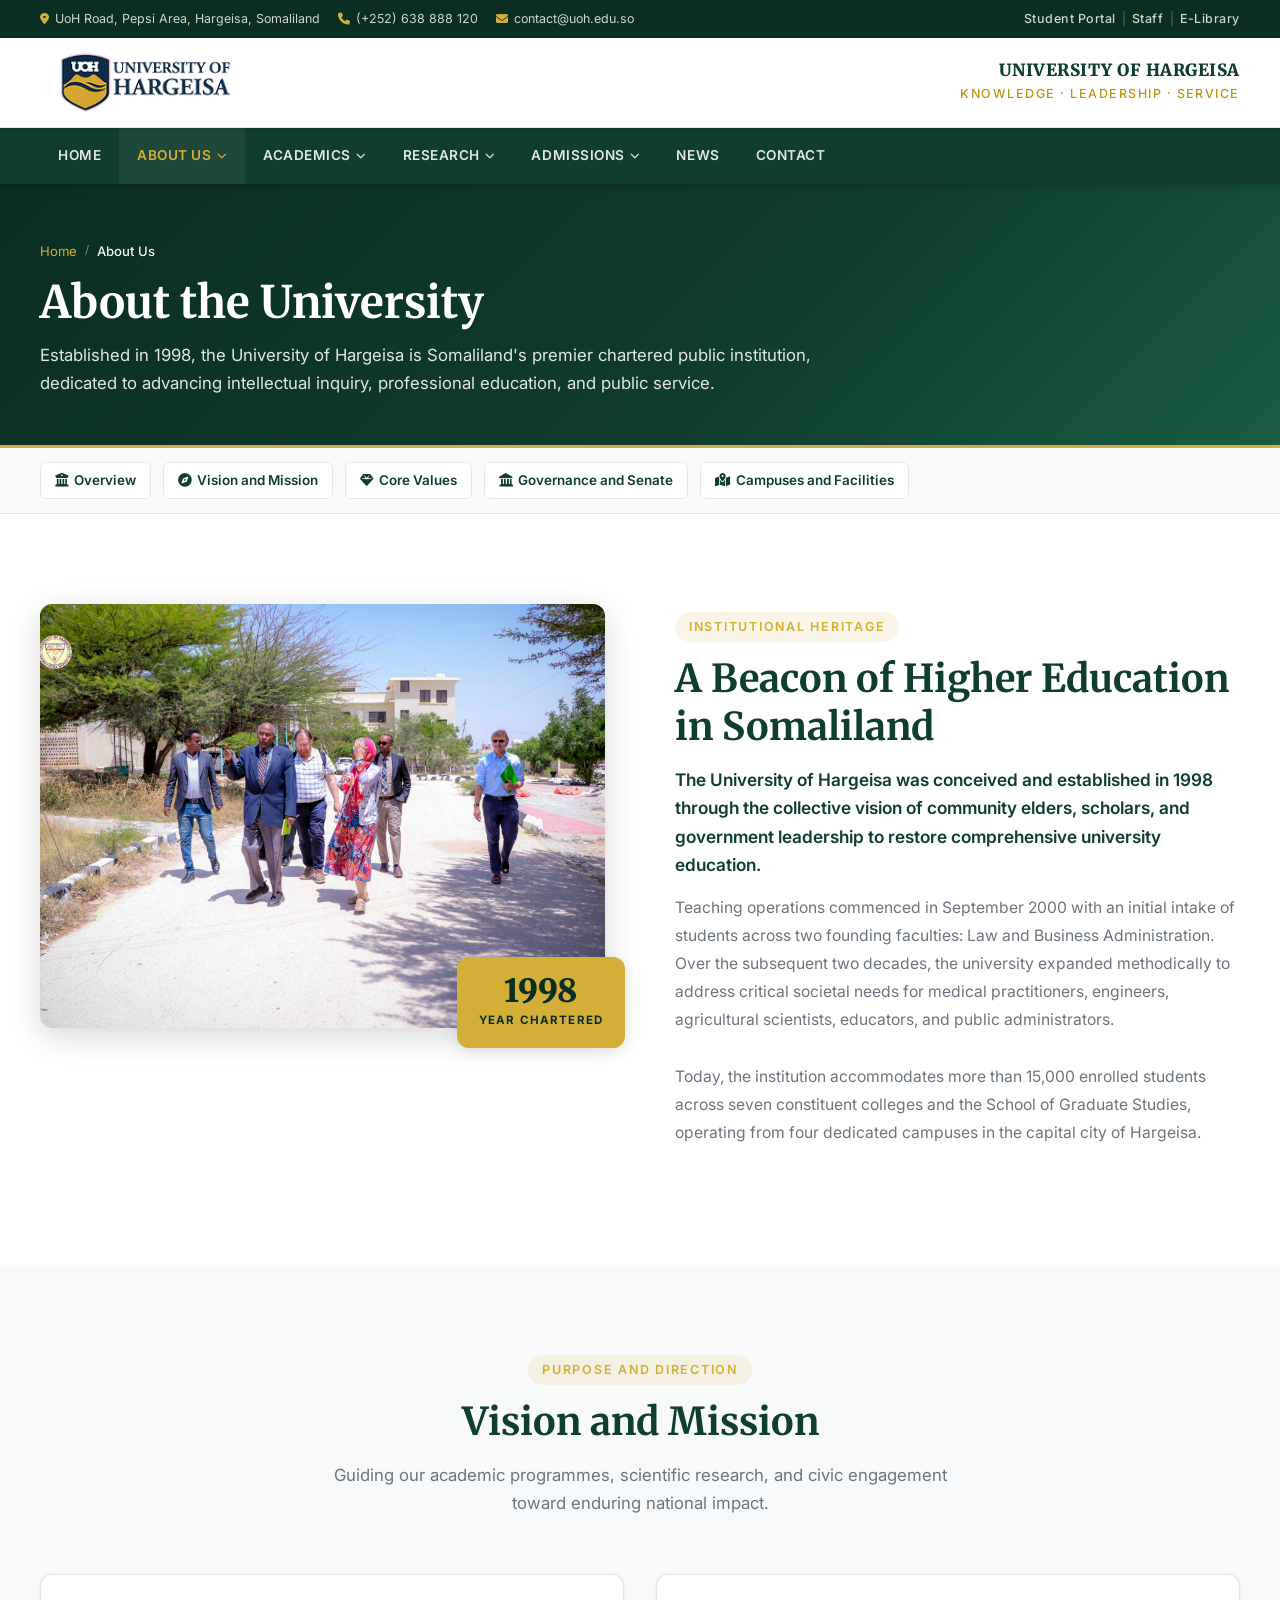
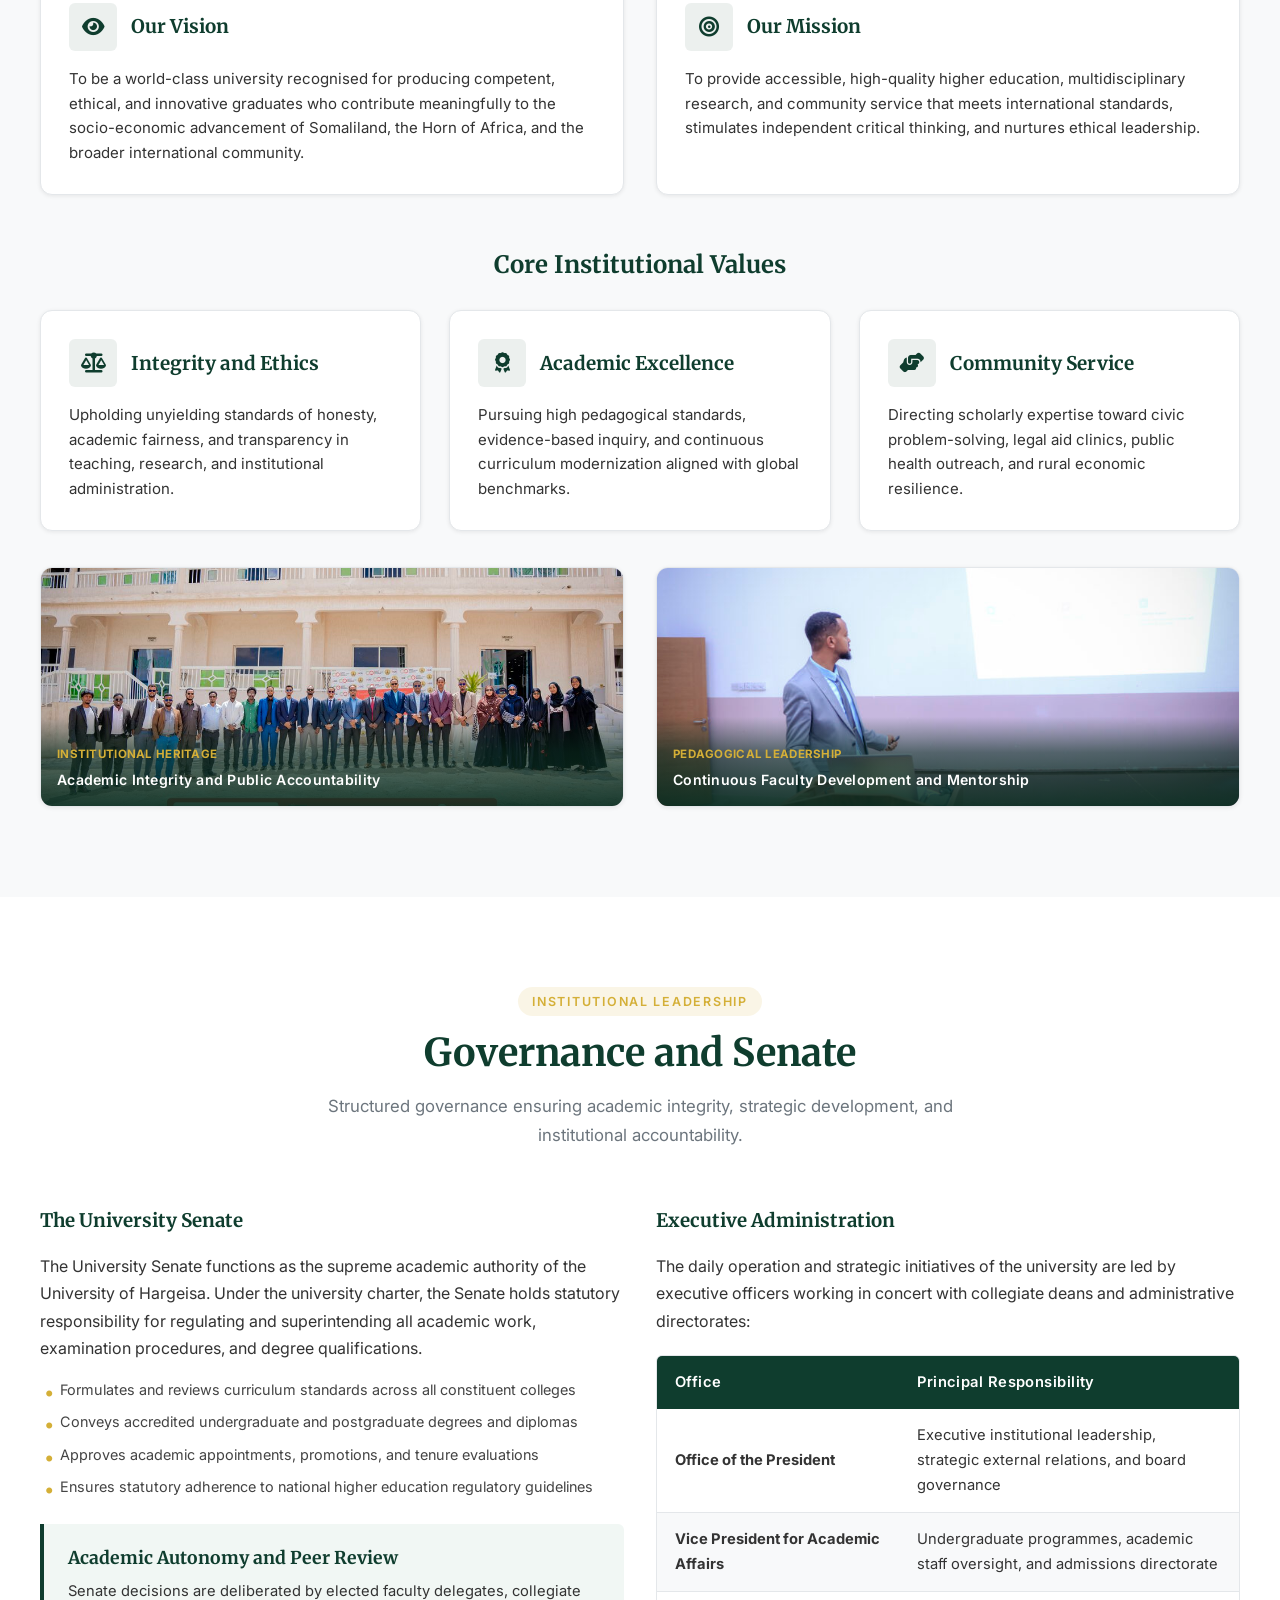
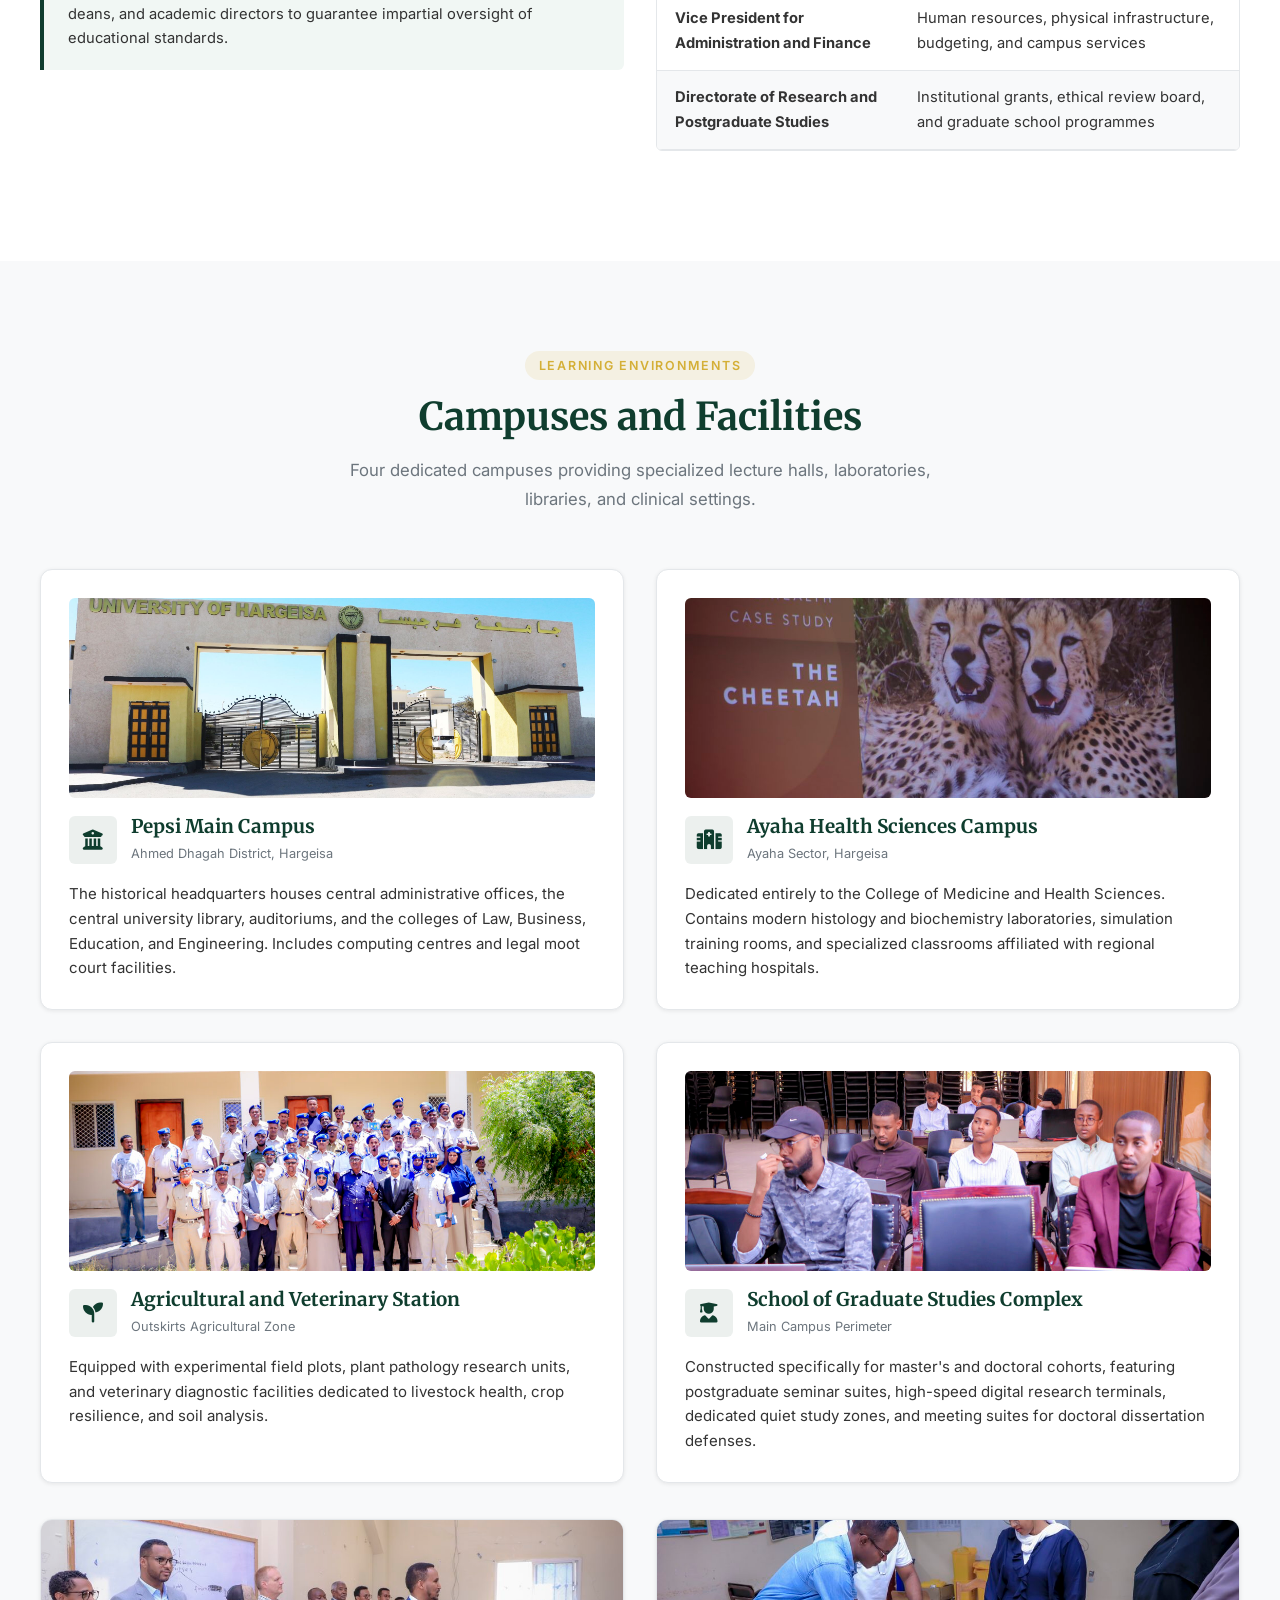
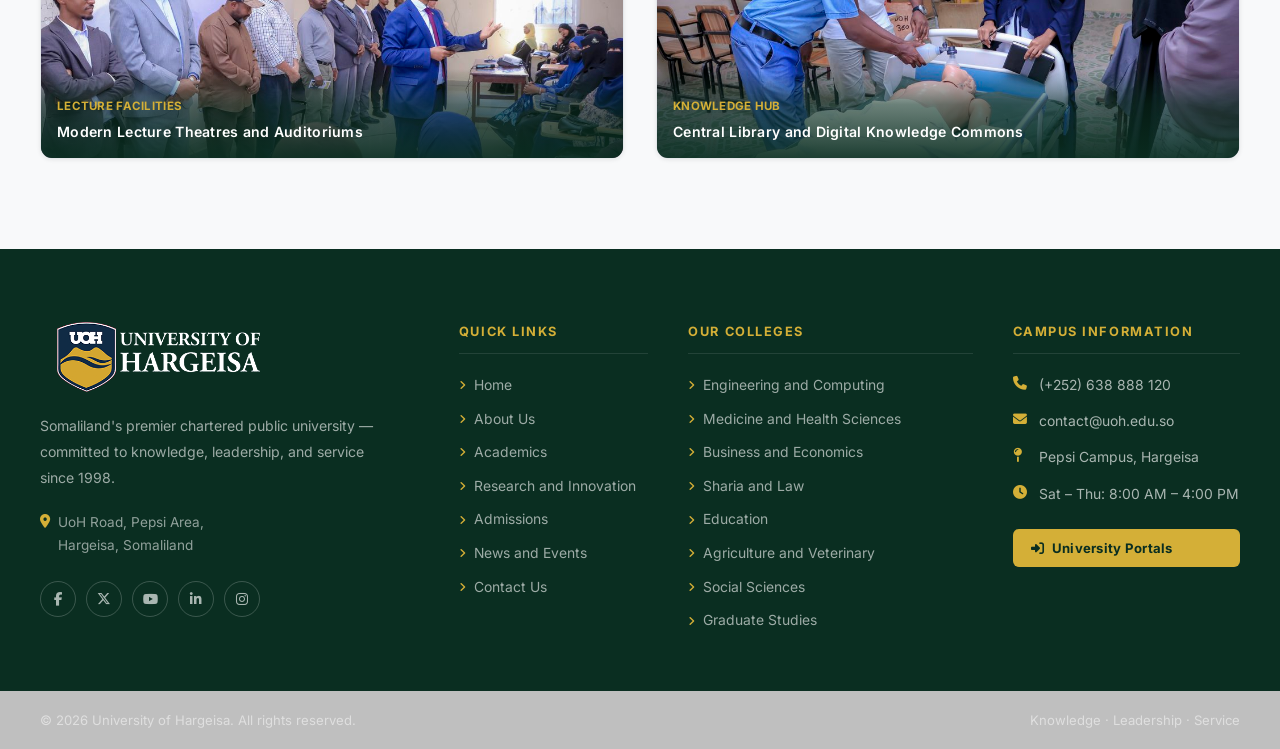
<file: about.html>
<!DOCTYPE html>
<html lang="en">
<head>
  <meta charset="UTF-8" />
  <meta name="viewport" content="width=device-width, initial-scale=1.0" />
  <meta name="description" content="About the University of Hargeisa – History, Vision, Mission, Governance, and Campuses of Somaliland's premier chartered public university." />
  <title>About Us – University of Hargeisa</title>

  <!-- Favicon -->
  <link rel="icon" type="image/png" href="assets/images/cropped-uoh-site-icon-512-32x32.png" />

  <!-- Google Fonts -->
  <link rel="preconnect" href="https://fonts.googleapis.com" />
  <link rel="preconnect" href="https://fonts.gstatic.com" crossorigin />
  <link href="https://fonts.googleapis.com/css2?family=Merriweather:ital,wght@0,300;0,400;0,700;0,900;1,400" rel="stylesheet" />
  <link href="https://fonts.googleapis.com/css2?family=Inter:wght@300;400;500;600;700" rel="stylesheet" />

  <!-- Font Awesome for icons -->
  <link rel="stylesheet" href="https://cdnjs.cloudflare.com/ajax/libs/font-awesome/6.5.1/css/all.min.css" integrity="sha512-DTOQO9RWCH3ppGqcWaEA1BIZOC6xxalwEsw9c2QQeAIftl+Vegovlnee1c9QX4TctnWMn13TZye+giMm8e2LwA==" crossorigin="anonymous" referrerpolicy="no-referrer" />

  <!-- Stylesheet -->
  <link rel="stylesheet" href="styles.css" />
</head>
<body>

  <!-- ═══════════════════════════════════════
       TOP UTILITY BAR
  ═══════════════════════════════════════ -->
  <div class="top-bar" role="banner">
    <div class="container top-bar__inner">
      <div class="top-bar__left">
        <span><i class="fas fa-map-marker-alt"></i> UoH Road, Pepsi Area, Hargeisa, Somaliland</span>
        <span><i class="fas fa-phone"></i> <a href="tel:+252638888120">(+252) 638 888 120</a></span>
        <span><i class="fas fa-envelope"></i> <a href="mailto:contact@uoh.edu.so">contact@uoh.edu.so</a></span>
      </div>
      <div class="top-bar__right">
        <a href="portal.html#student" class="top-bar__link" aria-label="Student Portal">Student Portal</a>
        <span class="divider">|</span>
        <a href="portal.html#staff" class="top-bar__link" aria-label="Staff Portal">Staff</a>
        <span class="divider">|</span>
        <a href="portal.html#library" class="top-bar__link" aria-label="Digital Library">E-Library</a>
      </div>
    </div>
  </div>

  <!-- ═══════════════════════════════════════
       BRANDING HEADER
  ═══════════════════════════════════════ -->
  <header class="site-header" id="site-header">
    <div class="container site-header__inner">

      <!-- Logo -->
      <a href="index.html" class="site-header__logo" aria-label="University of Hargeisa Home">
        <img
          src="assets/images/UoH_Header_Logo_224x68.png"
          alt="University of Hargeisa – Official Logo"
          width="224"
          height="68"
          loading="eager"
        />
      </a>

      <!-- Motto -->
      <div class="site-header__motto" aria-label="University Motto">
        <span class="motto-title">UNIVERSITY OF HARGEISA</span>
        <span class="motto-tagline">Knowledge · Leadership · Service</span>
      </div>

      <!-- Mobile hamburger -->
      <button class="hamburger" id="hamburger" aria-label="Toggle navigation" aria-expanded="false" aria-controls="main-nav">
        <span class="hamburger__bar"></span>
        <span class="hamburger__bar"></span>
        <span class="hamburger__bar"></span>
      </button>
    </div>
  </header>

  <!-- ═══════════════════════════════════════
       PRIMARY NAVIGATION
  ═══════════════════════════════════════ -->
  <nav class="primary-nav" id="main-nav" aria-label="Primary navigation">
    <div class="container">
      <ul class="nav__list" role="menubar">

        <!-- Home -->
        <li class="nav__item" role="none">
          <a href="index.html" class="nav__link" role="menuitem">Home</a>
        </li>

        <!-- About Us -->
        <li class="nav__item nav__item--dropdown" role="none">
          <a href="about.html" class="nav__link nav__link--active" role="menuitem" aria-haspopup="true" aria-expanded="false">
            About Us <i class="fas fa-chevron-down nav__arrow" aria-hidden="true"></i>
          </a>
          <ul class="dropdown" role="menu" aria-label="About Us submenu">
            <li role="none"><a href="about.html" class="dropdown__link" role="menuitem"><i class="fas fa-info-circle"></i> About Overview</a></li>
            <li role="none"><a href="about.html#vision" class="dropdown__link" role="menuitem"><i class="fas fa-eye"></i> Vision and Mission</a></li>
            <li role="none"><a href="about.html#senate" class="dropdown__link" role="menuitem"><i class="fas fa-landmark"></i> University Senate</a></li>
            <li role="none"><a href="about.html#campuses" class="dropdown__link" role="menuitem"><i class="fas fa-map-marked-alt"></i> Campuses and Facilities</a></li>
          </ul>
        </li>

        <!-- Academics -->
        <li class="nav__item nav__item--dropdown" role="none">
          <a href="academics.html" class="nav__link" role="menuitem" aria-haspopup="true" aria-expanded="false">
            Academics <i class="fas fa-chevron-down nav__arrow" aria-hidden="true"></i>
          </a>
          <ul class="dropdown" role="menu" aria-label="Academics submenu">
            <li role="none"><a href="academics.html" class="dropdown__link" role="menuitem"><i class="fas fa-graduation-cap"></i> Academic Overview</a></li>
            <li role="none"><a href="academics.html#colleges" class="dropdown__link" role="menuitem"><i class="fas fa-university"></i> Colleges and Faculties</a></li>
            <li role="none"><a href="academics.html#graduate" class="dropdown__link" role="menuitem"><i class="fas fa-user-graduate"></i> School of Graduate Studies</a></li>
            <li role="none"><a href="academics.html#institutes" class="dropdown__link" role="menuitem"><i class="fas fa-flask"></i> Research Institutes</a></li>
          </ul>
        </li>

        <!-- Research -->
        <li class="nav__item nav__item--dropdown" role="none">
          <a href="research.html" class="nav__link" role="menuitem" aria-haspopup="true" aria-expanded="false">
            Research <i class="fas fa-chevron-down nav__arrow" aria-hidden="true"></i>
          </a>
          <ul class="dropdown" role="menu" aria-label="Research submenu">
            <li role="none"><a href="research.html" class="dropdown__link" role="menuitem"><i class="fas fa-microscope"></i> Research Overview</a></li>
            <li role="none"><a href="research.html#committee" class="dropdown__link" role="menuitem"><i class="fas fa-users-cog"></i> Research Committee</a></li>
            <li role="none"><a href="research.html#funding" class="dropdown__link" role="menuitem"><i class="fas fa-hand-holding-usd"></i> Grants and Funding</a></li>
            <li role="none"><a href="research.html#publications" class="dropdown__link" role="menuitem"><i class="fas fa-book-open"></i> Publications and Journals</a></li>
          </ul>
        </li>

        <!-- Admissions -->
        <li class="nav__item nav__item--dropdown" role="none">
          <a href="admissions.html" class="nav__link" role="menuitem" aria-haspopup="true" aria-expanded="false">
            Admissions <i class="fas fa-chevron-down nav__arrow" aria-hidden="true"></i>
          </a>
          <ul class="dropdown" role="menu" aria-label="Admissions submenu">
            <li role="none"><a href="admissions.html" class="dropdown__link" role="menuitem"><i class="fas fa-door-open"></i> Admissions Overview</a></li>
            <li role="none"><a href="admissions.html#undergraduate" class="dropdown__link" role="menuitem"><i class="fas fa-user-graduate"></i> Undergraduate Admissions</a></li>
            <li role="none"><a href="admissions.html#graduate" class="dropdown__link" role="menuitem"><i class="fas fa-award"></i> Graduate and Scholarships</a></li>
            <li role="none"><a href="admissions.html#how-to-apply" class="dropdown__link" role="menuitem"><i class="fas fa-file-signature"></i> How to Apply</a></li>
          </ul>
        </li>

        <!-- News -->
        <li class="nav__item" role="none">
          <a href="news.html" class="nav__link" role="menuitem">News</a>
        </li>

        <!-- Contact -->
        <li class="nav__item" role="none">
          <a href="contact.html" class="nav__link" role="menuitem">Contact</a>
        </li>

      </ul>
    </div>
  </nav>

  <!-- ═══════════════════════════════════════
       PAGE HERO BANNER
  ═══════════════════════════════════════ -->
  <header class="page-banner" aria-label="Page header">
    <div class="container page-banner__inner">
      <nav class="breadcrumb" aria-label="Breadcrumb">
        <a href="index.html">Home</a>
        <span class="breadcrumb__separator">/</span>
        <span class="breadcrumb__current">About Us</span>
      </nav>
      <h1 class="page-banner__title">About the University</h1>
      <p class="page-banner__lead">
        Established in 1998, the University of Hargeisa is Somaliland's premier chartered public institution, 
        dedicated to advancing intellectual inquiry, professional education, and public service.
      </p>
    </div>
  </header>

  <!-- Quick Sub-navigation -->
  <nav class="page-subnav" aria-label="Section navigation">
    <div class="container">
      <div class="page-subnav__list">
        <a href="#overview" class="page-subnav__link"><i class="fas fa-university"></i> Overview</a>
        <a href="#vision" class="page-subnav__link"><i class="fas fa-compass"></i> Vision and Mission</a>
        <a href="#values" class="page-subnav__link"><i class="fas fa-gem"></i> Core Values</a>
        <a href="#senate" class="page-subnav__link"><i class="fas fa-landmark"></i> Governance and Senate</a>
        <a href="#campuses" class="page-subnav__link"><i class="fas fa-map-marked-alt"></i> Campuses and Facilities</a>
      </div>
    </div>
  </nav>

  <!-- ═══════════════════════════════════════
       SECTION 1: OVERVIEW AND HISTORY
  ═══════════════════════════════════════ -->
  <section class="section" id="overview">
    <div class="container">
      <div class="about__inner">
        <div class="about__image-col">
          <figure class="about__figure">
            <img
              src="assets/images/campus-quad.jpg"
              alt="University of Hargeisa central campus grounds and academic faculties"
              class="about__image"
              loading="lazy"
            />
            <div class="about__badge">
              <span class="about__badge-year">1998</span>
              <span class="about__badge-text">Year Chartered</span>
            </div>
          </figure>
        </div>

        <div class="about__text-col">
          <span class="section-eyebrow">Institutional Heritage</span>
          <h2 class="section-title">A Beacon of Higher Education in Somaliland</h2>
          <p class="about__lead">
            The University of Hargeisa was conceived and established in 1998 through the collective vision 
            of community elders, scholars, and government leadership to restore comprehensive university education.
          </p>
          <p class="about__body">
            Teaching operations commenced in September 2000 with an initial intake of students across two founding faculties: 
            Law and Business Administration. Over the subsequent two decades, the university expanded methodically to address 
            critical societal needs for medical practitioners, engineers, agricultural scientists, educators, and public administrators.
          </p>
          <p class="about__body">
            Today, the institution accommodates more than 15,000 enrolled students across seven constituent colleges and 
            the School of Graduate Studies, operating from four dedicated campuses in the capital city of Hargeisa.
          </p>
        </div>
      </div>
    </div>
  </section>

  <!-- ═══════════════════════════════════════
       SECTION 2: VISION, MISSION, AND VALUES
  ═══════════════════════════════════════ -->
  <section class="section" id="vision" style="background-color: var(--clr-light);">
    <div class="container">
      <div class="section-header">
        <span class="section-eyebrow">Purpose and Direction</span>
        <h2 class="section-title">Vision and Mission</h2>
        <p class="section-subtitle">
          Guiding our academic programmes, scientific research, and civic engagement toward enduring national impact.
        </p>
      </div>

      <div class="grid-2">
        <div class="feature-box">
          <div class="feature-box__header">
            <div class="feature-box__icon"><i class="fas fa-eye"></i></div>
            <h3 class="feature-box__title">Our Vision</h3>
          </div>
          <div class="feature-box__body">
            <p>
              To be a world-class university recognised for producing competent, ethical, and innovative graduates 
              who contribute meaningfully to the socio-economic advancement of Somaliland, the Horn of Africa, 
              and the broader international community.
            </p>
          </div>
        </div>

        <div class="feature-box">
          <div class="feature-box__header">
            <div class="feature-box__icon"><i class="fas fa-bullseye"></i></div>
            <h3 class="feature-box__title">Our Mission</h3>
          </div>
          <div class="feature-box__body">
            <p>
              To provide accessible, high-quality higher education, multidisciplinary research, and community service 
              that meets international standards, stimulates independent critical thinking, and nurtures ethical leadership.
            </p>
          </div>
        </div>
      </div>

      <!-- Core Values -->
      <div id="values" style="margin-top: 50px;">
        <h3 style="font-family: var(--font-heading); font-size: 1.5rem; color: var(--clr-primary); margin-bottom: 24px; text-align: center;">
          Core Institutional Values
        </h3>

        <div class="grid-3">
          <div class="feature-box">
            <div class="feature-box__header">
              <div class="feature-box__icon"><i class="fas fa-balance-scale"></i></div>
              <h4 class="feature-box__title">Integrity and Ethics</h4>
            </div>
            <p class="feature-box__body">
              Upholding unyielding standards of honesty, academic fairness, and transparency in teaching, research, and institutional administration.
            </p>
          </div>

          <div class="feature-box">
            <div class="feature-box__header">
              <div class="feature-box__icon"><i class="fas fa-award"></i></div>
              <h4 class="feature-box__title">Academic Excellence</h4>
            </div>
            <p class="feature-box__body">
              Pursuing high pedagogical standards, evidence-based inquiry, and continuous curriculum modernization aligned with global benchmarks.
            </p>
          </div>

          <div class="feature-box">
            <div class="feature-box__header">
              <div class="feature-box__icon"><i class="fas fa-hands-helping"></i></div>
              <h4 class="feature-box__title">Community Service</h4>
            </div>
            <p class="feature-box__body">
              Directing scholarly expertise toward civic problem-solving, legal aid clinics, public health outreach, and rural economic resilience.
            </p>
          </div>
        </div>

        <!-- Institutional Values in Action Gallery -->
        <div class="grid-2" style="margin-top: 36px;">
          <div class="gallery-card" style="height: 240px;">
            <img src="assets/images/campus-ceremony.jpg" alt="University assembly upholding academic integrity" loading="lazy" />
            <div class="gallery-card__caption">
              <span class="gallery-card__badge">Institutional Heritage</span>
              <div>Academic Integrity and Public Accountability</div>
            </div>
          </div>
          <div class="gallery-card" style="height: 240px;">
            <img src="assets/images/faculty-development.jpg" alt="Faculty development and mentorship workshop" loading="lazy" />
            <div class="gallery-card__caption">
              <span class="gallery-card__badge">Pedagogical Leadership</span>
              <div>Continuous Faculty Development and Mentorship</div>
            </div>
          </div>
        </div>

      </div>
    </div>
  </section>

  <!-- ═══════════════════════════════════════
       SECTION 3: GOVERNANCE AND SENATE
  ═══════════════════════════════════════ -->
  <section class="section" id="senate">
    <div class="container">
      <div class="section-header">
        <span class="section-eyebrow">Institutional Leadership</span>
        <h2 class="section-title">Governance and Senate</h2>
        <p class="section-subtitle">
          Structured governance ensuring academic integrity, strategic development, and institutional accountability.
        </p>
      </div>

      <div class="grid-2">
        <div>
          <h3 style="font-family: var(--font-heading); color: var(--clr-primary); margin-bottom: 16px;">
            The University Senate
          </h3>
          <p style="margin-bottom: 16px; color: #333333; line-height: 1.7;">
            The University Senate functions as the supreme academic authority of the University of Hargeisa. 
            Under the university charter, the Senate holds statutory responsibility for regulating and superintending 
            all academic work, examination procedures, and degree qualifications.
          </p>
          <ul class="feature-box__list" style="margin-bottom: 24px;">
            <li>Formulates and reviews curriculum standards across all constituent colleges</li>
            <li>Conveys accredited undergraduate and postgraduate degrees and diplomas</li>
            <li>Approves academic appointments, promotions, and tenure evaluations</li>
            <li>Ensures statutory adherence to national higher education regulatory guidelines</li>
          </ul>

          <div class="callout-box">
            <h4>Academic Autonomy and Peer Review</h4>
            <p>
              Senate decisions are deliberated by elected faculty delegates, collegiate deans, and academic directors 
              to guarantee impartial oversight of educational standards.
            </p>
          </div>
        </div>

        <div>
          <h3 style="font-family: var(--font-heading); color: var(--clr-primary); margin-bottom: 16px;">
            Executive Administration
          </h3>
          <p style="margin-bottom: 16px; color: #333333; line-height: 1.7;">
            The daily operation and strategic initiatives of the university are led by executive officers working 
            in concert with collegiate deans and administrative directorates:
          </p>

          <div class="table-wrap">
            <table class="data-table">
              <thead>
                <tr>
                  <th>Office</th>
                  <th>Principal Responsibility</th>
                </tr>
              </thead>
              <tbody>
                <tr>
                  <td><strong>Office of the President</strong></td>
                  <td>Executive institutional leadership, strategic external relations, and board governance</td>
                </tr>
                <tr>
                  <td><strong>Vice President for Academic Affairs</strong></td>
                  <td>Undergraduate programmes, academic staff oversight, and admissions directorate</td>
                </tr>
                <tr>
                  <td><strong>Vice President for Administration and Finance</strong></td>
                  <td>Human resources, physical infrastructure, budgeting, and campus services</td>
                </tr>
                <tr>
                  <td><strong>Directorate of Research and Postgraduate Studies</strong></td>
                  <td>Institutional grants, ethical review board, and graduate school programmes</td>
                </tr>
              </tbody>
            </table>
          </div>
        </div>
      </div>
    </div>
  </section>

  <!-- ═══════════════════════════════════════
       SECTION 4: CAMPUSES AND FACILITIES
  ═══════════════════════════════════════ -->
  <section class="section" id="campuses" style="background-color: var(--clr-light);">
    <div class="container">
      <div class="section-header">
        <span class="section-eyebrow">Learning Environments</span>
        <h2 class="section-title">Campuses and Facilities</h2>
        <p class="section-subtitle">
          Four dedicated campuses providing specialized lecture halls, laboratories, libraries, and clinical settings.
        </p>
      </div>

      <div class="grid-2">
        <div class="feature-box">
          <img src="assets/images/5.jpg" alt="Pepsi main campus administrative headquarters" class="card-img" loading="lazy" />
          <div class="feature-box__header">
            <div class="feature-box__icon"><i class="fas fa-university"></i></div>
            <div>
              <h3 class="feature-box__title">Pepsi Main Campus</h3>
              <span style="font-size: 0.8rem; color: var(--clr-muted);">Ahmed Dhagah District, Hargeisa</span>
            </div>
          </div>
          <p class="feature-box__body">
            The historical headquarters houses central administrative offices, the central university library, 
            auditoriums, and the colleges of Law, Business, Education, and Engineering. Includes computing centres 
            and legal moot court facilities.
          </p>
        </div>

        <div class="feature-box">
          <img src="assets/images/medical-students.jpg" alt="Ayaha health sciences medical campus training" class="card-img" loading="lazy" />
          <div class="feature-box__header">
            <div class="feature-box__icon"><i class="fas fa-hospital-alt"></i></div>
            <div>
              <h3 class="feature-box__title">Ayaha Health Sciences Campus</h3>
              <span style="font-size: 0.8rem; color: var(--clr-muted);">Ayaha Sector, Hargeisa</span>
            </div>
          </div>
          <p class="feature-box__body">
            Dedicated entirely to the College of Medicine and Health Sciences. Contains modern histology and biochemistry laboratories, 
            simulation training rooms, and specialized classrooms affiliated with regional teaching hospitals.
          </p>
        </div>

        <div class="feature-box">
          <img src="assets/images/student-activities.jpg" alt="Agricultural research demonstration plots and animal clinic" class="card-img" loading="lazy" />
          <div class="feature-box__header">
            <div class="feature-box__icon"><i class="fas fa-seedling"></i></div>
            <div>
              <h3 class="feature-box__title">Agricultural and Veterinary Station</h3>
              <span style="font-size: 0.8rem; color: var(--clr-muted);">Outskirts Agricultural Zone</span>
            </div>
          </div>
          <p class="feature-box__body">
            Equipped with experimental field plots, plant pathology research units, and veterinary diagnostic facilities 
            dedicated to livestock health, crop resilience, and soil analysis.
          </p>
        </div>

        <div class="feature-box">
          <img src="assets/images/graduate-lecture.jpg" alt="School of graduate studies complex" class="card-img" loading="lazy" />
          <div class="feature-box__header">
            <div class="feature-box__icon"><i class="fas fa-user-graduate"></i></div>
            <div>
              <h3 class="feature-box__title">School of Graduate Studies Complex</h3>
              <span style="font-size: 0.8rem; color: var(--clr-muted);">Main Campus Perimeter</span>
            </div>
          </div>
          <p class="feature-box__body">
            Constructed specifically for master's and doctoral cohorts, featuring postgraduate seminar suites, 
            high-speed digital research terminals, dedicated quiet study zones, and meeting suites for doctoral dissertation defenses.
          </p>
        </div>
      </div>

      <!-- Campus Facilities Showcase -->
      <div class="grid-2" style="margin-top: 36px;">
        <div class="gallery-card" style="height: 240px;">
          <img src="assets/images/campus-auditorium.jpg" alt="University modern lecture theatres and auditorium" loading="lazy" />
          <div class="gallery-card__caption">
            <span class="gallery-card__badge">Lecture Facilities</span>
            <div>Modern Lecture Theatres and Auditoriums</div>
          </div>
        </div>
        <div class="gallery-card" style="height: 240px;">
          <img src="assets/images/library-research.jpg" alt="Central library research commons" loading="lazy" />
          <div class="gallery-card__caption">
            <span class="gallery-card__badge">Knowledge Hub</span>
            <div>Central Library and Digital Knowledge Commons</div>
          </div>
        </div>
      </div>

    </div>
  </section>

  <!-- ═══════════════════════════════════════
       FOOTER
  ═══════════════════════════════════════ -->
  <footer class="site-footer" role="contentinfo">
    <div class="site-footer__main">
      <div class="container site-footer__grid">

        <!-- Brand Column -->
        <div class="footer-col footer-col--brand">
          <a href="index.html" aria-label="University of Hargeisa Home">
            <img
              src="assets/images/px2.png"
              alt="University of Hargeisa footer emblem"
              class="footer__logo"
              loading="lazy"
            />
          </a>
          <p class="footer__about">
            Somaliland's premier chartered public university — committed to knowledge, leadership, 
            and service since 1998.
          </p>
          <address class="footer__address">
            <i class="fas fa-map-marker-alt"></i>
            UoH Road, Pepsi Area,<br />Hargeisa, Somaliland
          </address>
          <div class="footer__social" aria-label="Follow us">
            <a href="https://www.facebook.com/universityofhargeisa" target="_blank" rel="noopener" aria-label="Facebook"><i class="fab fa-facebook-f"></i></a>
            <a href="https://twitter.com/UoH_Official" target="_blank" rel="noopener" aria-label="Twitter/X"><i class="fab fa-x-twitter"></i></a>
            <a href="https://www.youtube.com/@UniversityofHargeisa" target="_blank" rel="noopener" aria-label="YouTube"><i class="fab fa-youtube"></i></a>
            <a href="https://www.linkedin.com/school/university-of-hargeisa/" target="_blank" rel="noopener" aria-label="LinkedIn"><i class="fab fa-linkedin-in"></i></a>
            <a href="https://www.instagram.com/universityofhargeisa/" target="_blank" rel="noopener" aria-label="Instagram"><i class="fab fa-instagram"></i></a>
          </div>
        </div>

        <!-- Quick Links -->
        <nav class="footer-col" aria-label="Quick links">
          <h4 class="footer-col__heading">Quick Links</h4>
          <ul class="footer-col__list">
            <li><a href="index.html"><i class="fas fa-angle-right"></i> Home</a></li>
            <li><a href="about.html"><i class="fas fa-angle-right"></i> About Us</a></li>
            <li><a href="academics.html"><i class="fas fa-angle-right"></i> Academics</a></li>
            <li><a href="research.html"><i class="fas fa-angle-right"></i> Research and Innovation</a></li>
            <li><a href="admissions.html"><i class="fas fa-angle-right"></i> Admissions</a></li>
            <li><a href="news.html"><i class="fas fa-angle-right"></i> News and Events</a></li>
            <li><a href="contact.html"><i class="fas fa-angle-right"></i> Contact Us</a></li>
          </ul>
        </nav>

        <!-- Colleges -->
        <nav class="footer-col" aria-label="Colleges">
          <h4 class="footer-col__heading">Our Colleges</h4>
          <ul class="footer-col__list">
            <li><a href="academics.html#engineering"><i class="fas fa-angle-right"></i> Engineering and Computing</a></li>
            <li><a href="academics.html#medicine"><i class="fas fa-angle-right"></i> Medicine and Health Sciences</a></li>
            <li><a href="academics.html#business"><i class="fas fa-angle-right"></i> Business and Economics</a></li>
            <li><a href="academics.html#law"><i class="fas fa-angle-right"></i> Sharia and Law</a></li>
            <li><a href="academics.html#education"><i class="fas fa-angle-right"></i> Education</a></li>
            <li><a href="academics.html#agriculture"><i class="fas fa-angle-right"></i> Agriculture and Veterinary</a></li>
            <li><a href="academics.html#social-sciences"><i class="fas fa-angle-right"></i> Social Sciences</a></li>
            <li><a href="academics.html#graduate"><i class="fas fa-angle-right"></i> Graduate Studies</a></li>
          </ul>
        </nav>

        <!-- Contact -->
        <div class="footer-col" aria-label="Contact information">
          <h4 class="footer-col__heading">Campus Information</h4>
          <ul class="footer-col__contact-list">
            <li>
              <i class="fas fa-phone" aria-hidden="true"></i>
              <a href="tel:+252638888120">(+252) 638 888 120</a>
            </li>
            <li>
              <i class="fas fa-envelope" aria-hidden="true"></i>
              <a href="mailto:contact@uoh.edu.so">contact@uoh.edu.so</a>
            </li>
            <li>
              <i class="fas fa-map-pin" aria-hidden="true"></i>
              <span>Pepsi Campus, Hargeisa</span>
            </li>
            <li>
              <i class="fas fa-clock" aria-hidden="true"></i>
              <span>Sat – Thu: 8:00 AM – 4:00 PM</span>
            </li>
          </ul>

          <div class="footer__portals">
            <a href="portal.html" class="btn btn--gold btn--sm">
              <i class="fas fa-sign-in-alt"></i> University Portals
            </a>
          </div>
        </div>

      </div>
    </div>

    <!-- Bottom bar -->
    <div class="site-footer__bottom">
      <div class="container site-footer__bottom-inner">
        <p>© <span id="copyright-year">2026</span> University of Hargeisa. All rights reserved.</p>
        <p class="footer__credits">Knowledge · Leadership · Service</p>
      </div>
    </div>
  </footer>

  <!-- ═══════════════════════════════════════
       BACK TO TOP
  ═══════════════════════════════════════ -->
  <button class="back-to-top" id="back-to-top" aria-label="Back to top" hidden>
    <i class="fas fa-chevron-up"></i>
  </button>

  <script src="script.js"></script>
</body>
</html>
</file>
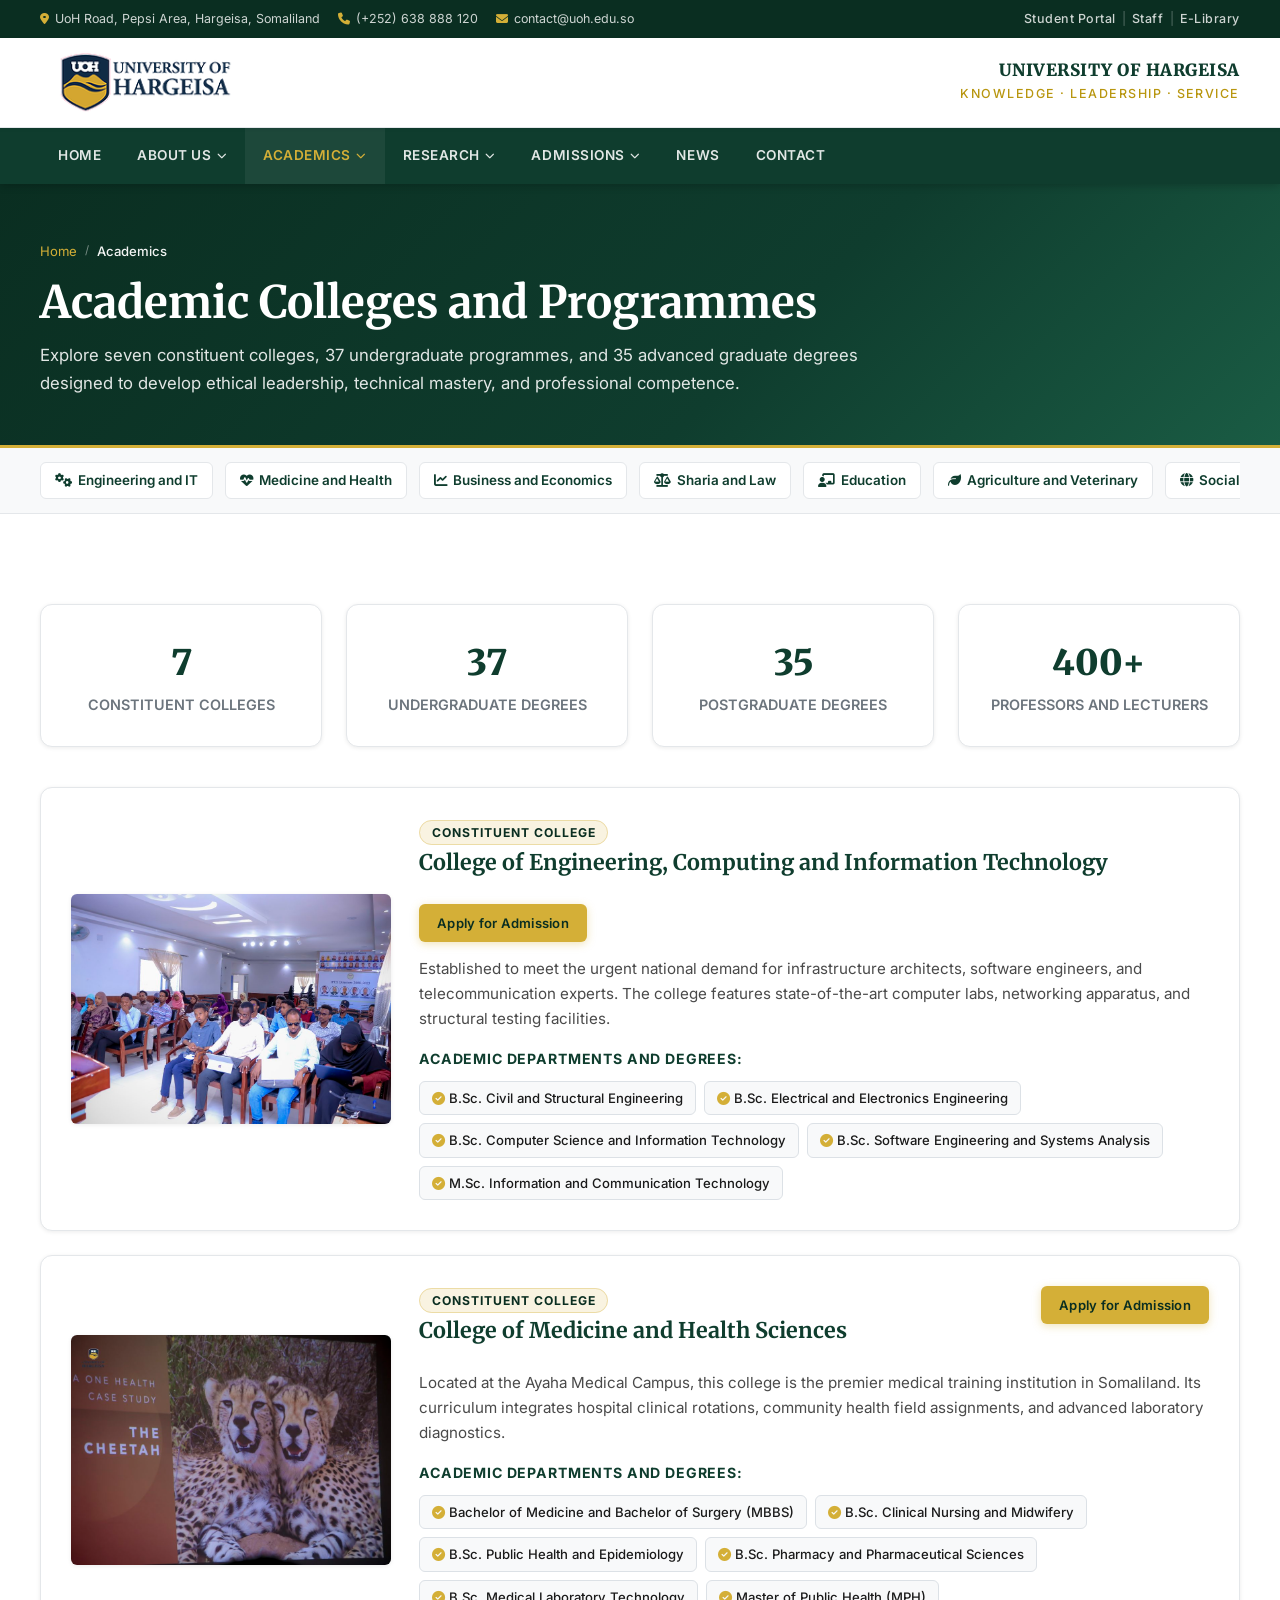
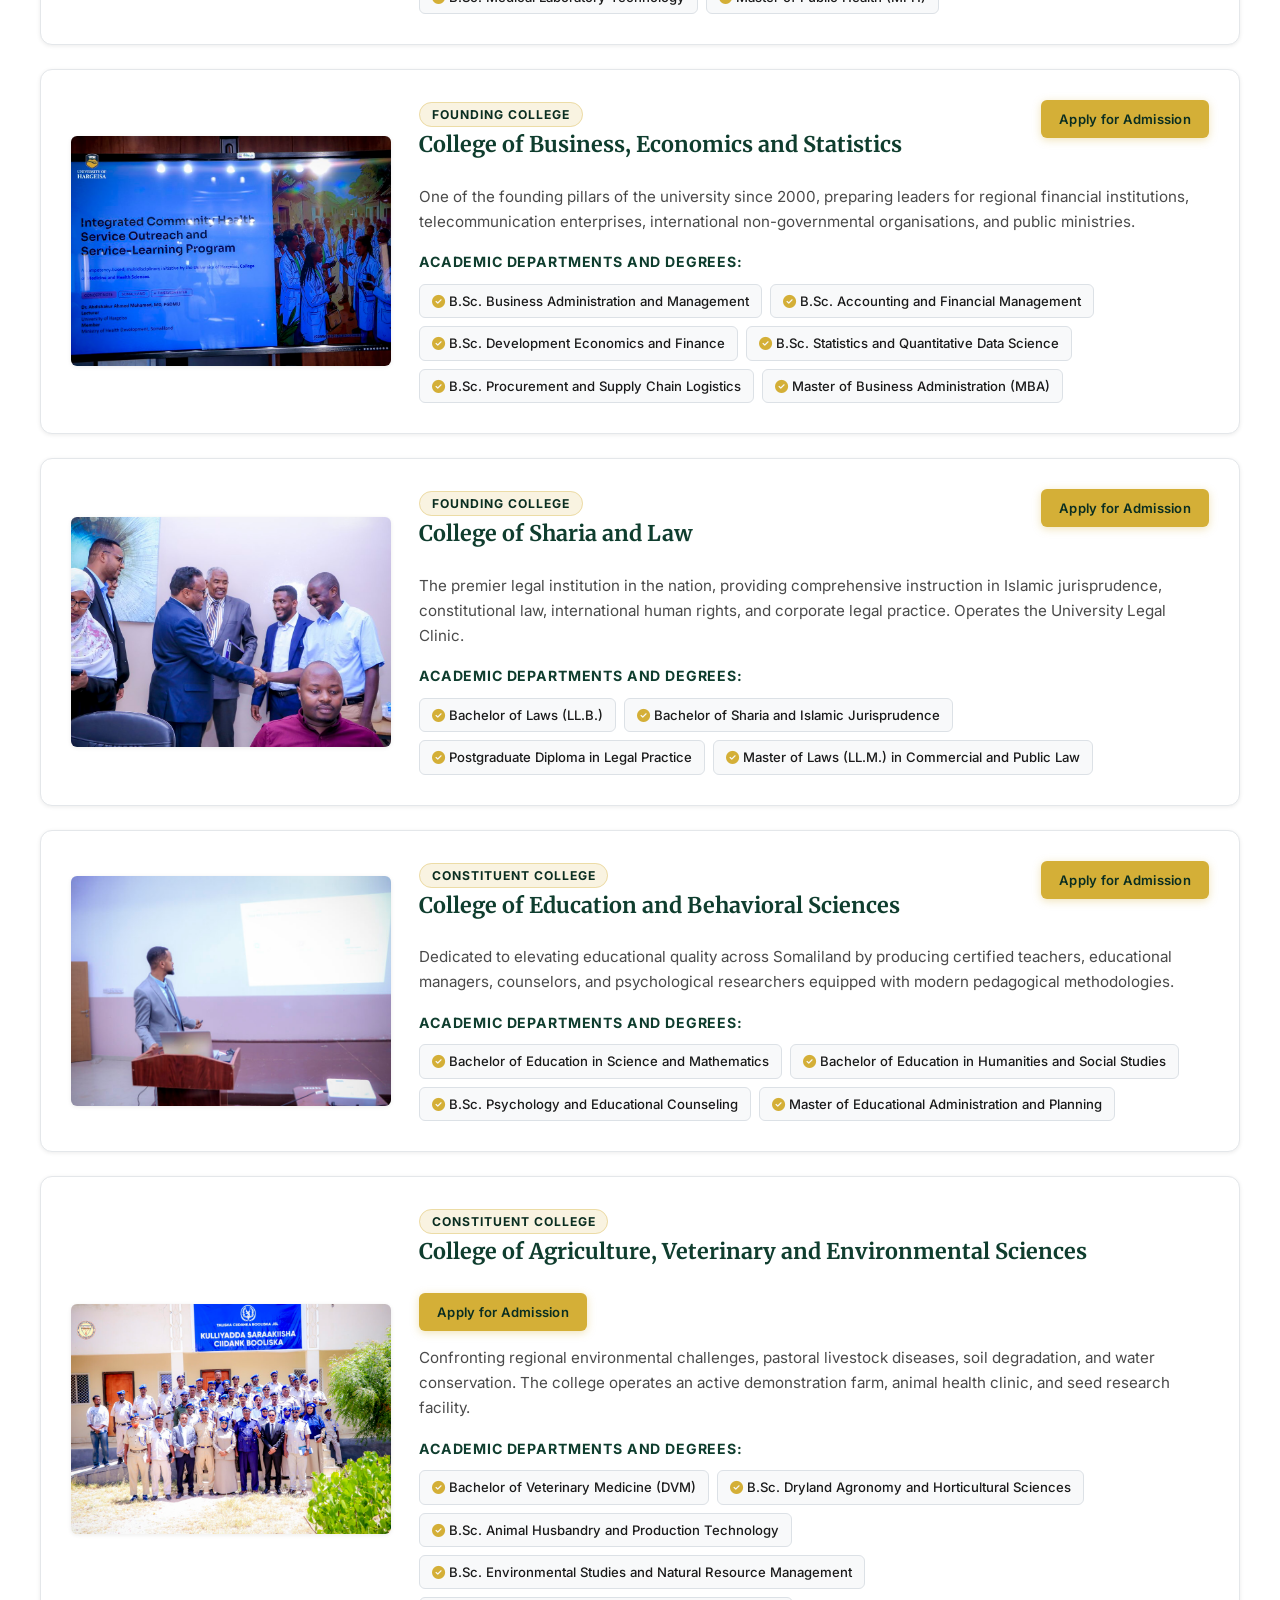
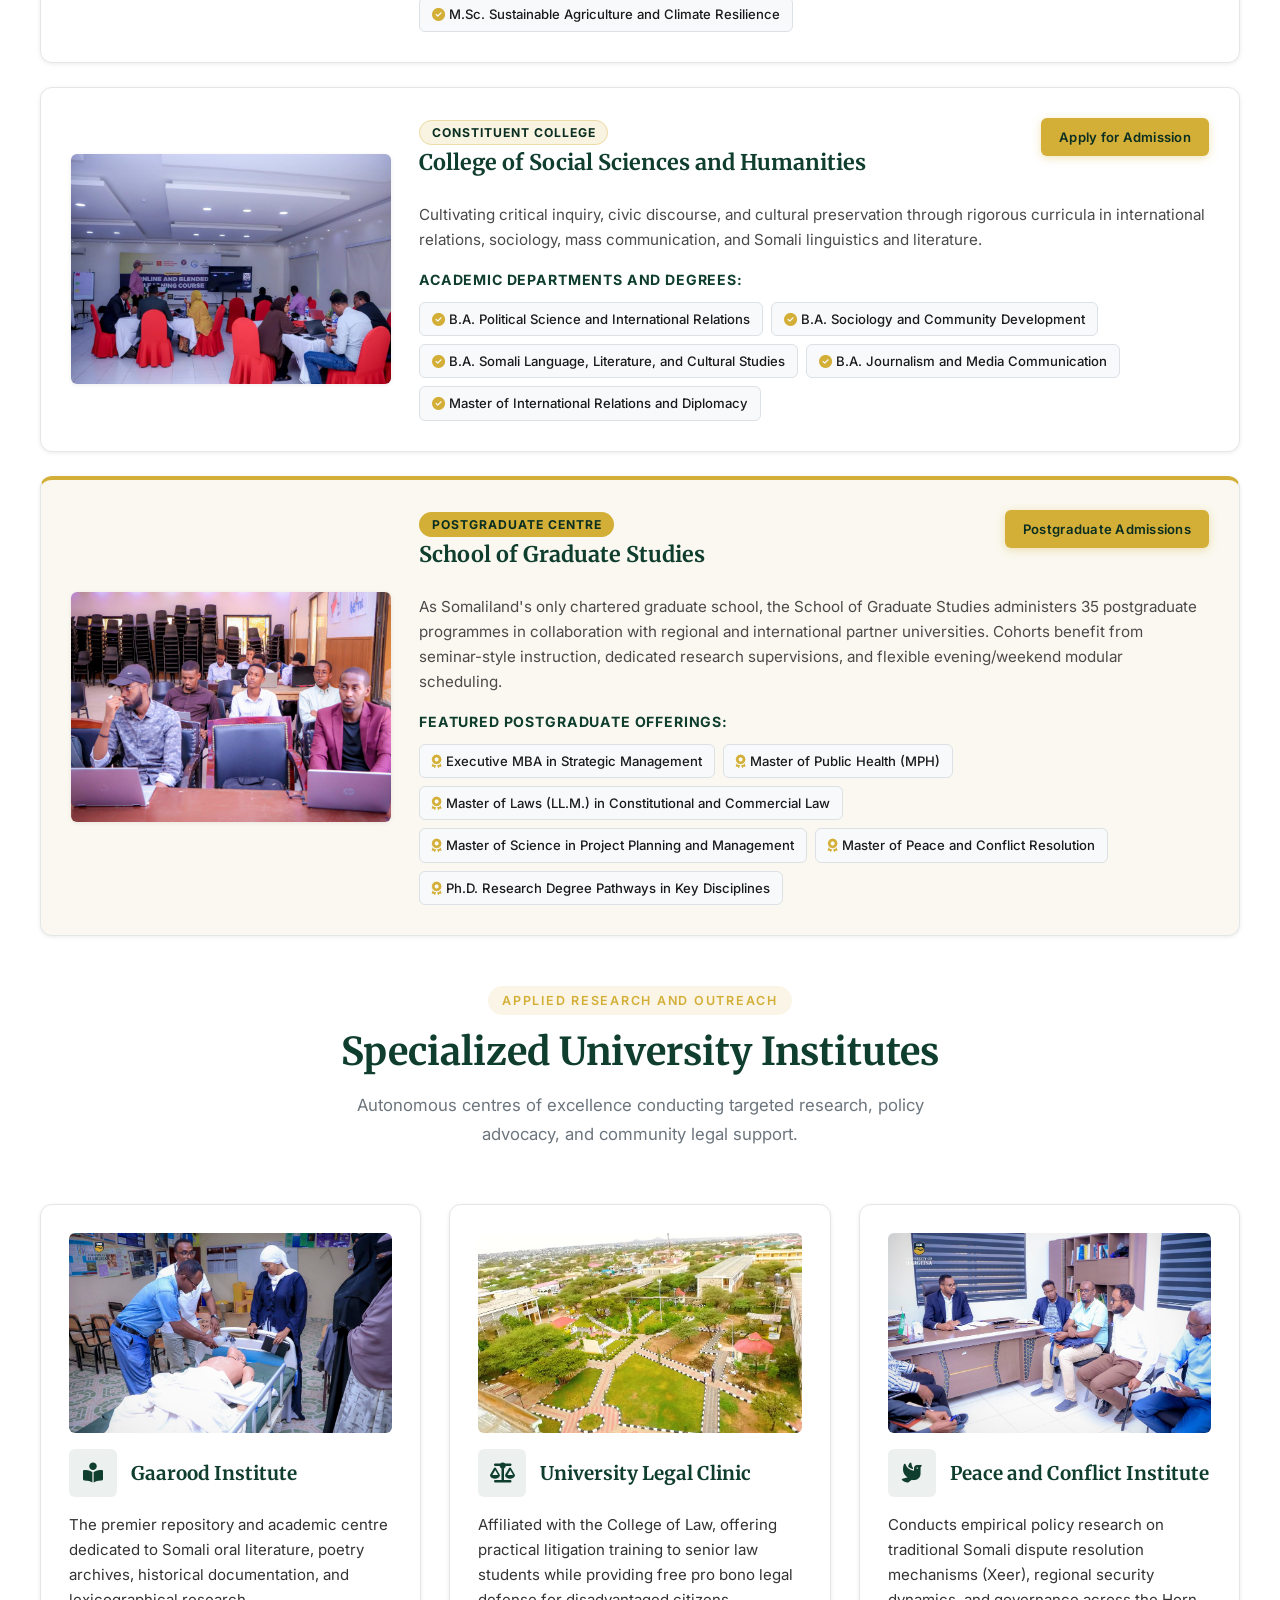
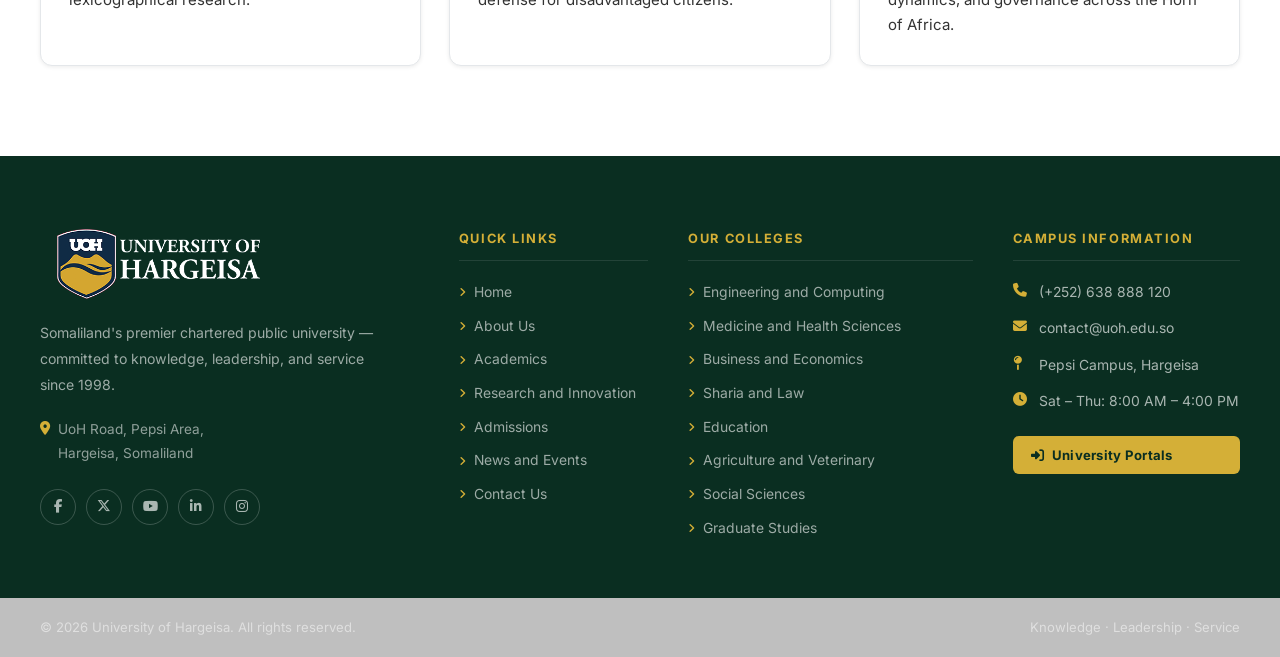
<file: academics.html>
<!DOCTYPE html>
<html lang="en">
<head>
  <meta charset="UTF-8" />
  <meta name="viewport" content="width=device-width, initial-scale=1.0" />
  <meta name="description" content="Academics at the University of Hargeisa – Explore 7 colleges, 37 undergraduate degrees, and 35 graduate programmes across multiple campuses." />
  <title>Academics – University of Hargeisa</title>

  <!-- Favicon -->
  <link rel="icon" type="image/png" href="assets/images/cropped-uoh-site-icon-512-32x32.png" />

  <!-- Google Fonts -->
  <link rel="preconnect" href="https://fonts.googleapis.com" />
  <link rel="preconnect" href="https://fonts.gstatic.com" crossorigin />
  <link href="https://fonts.googleapis.com/css2?family=Merriweather:ital,wght@0,300;0,400;0,700;0,900;1,400" rel="stylesheet" />
  <link href="https://fonts.googleapis.com/css2?family=Inter:wght@300;400;500;600;700" rel="stylesheet" />

  <!-- Font Awesome for icons -->
  <link rel="stylesheet" href="https://cdnjs.cloudflare.com/ajax/libs/font-awesome/6.5.1/css/all.min.css" integrity="sha512-DTOQO9RWCH3ppGqcWaEA1BIZOC6xxalwEsw9c2QQeAIftl+Vegovlnee1c9QX4TctnWMn13TZye+giMm8e2LwA==" crossorigin="anonymous" referrerpolicy="no-referrer" />

  <!-- Stylesheet -->
  <link rel="stylesheet" href="styles.css" />
</head>
<body>

  <!-- ═══════════════════════════════════════
       TOP UTILITY BAR
  ═══════════════════════════════════════ -->
  <div class="top-bar" role="banner">
    <div class="container top-bar__inner">
      <div class="top-bar__left">
        <span><i class="fas fa-map-marker-alt"></i> UoH Road, Pepsi Area, Hargeisa, Somaliland</span>
        <span><i class="fas fa-phone"></i> <a href="tel:+252638888120">(+252) 638 888 120</a></span>
        <span><i class="fas fa-envelope"></i> <a href="mailto:contact@uoh.edu.so">contact@uoh.edu.so</a></span>
      </div>
      <div class="top-bar__right">
        <a href="portal.html#student" class="top-bar__link" aria-label="Student Portal">Student Portal</a>
        <span class="divider">|</span>
        <a href="portal.html#staff" class="top-bar__link" aria-label="Staff Portal">Staff</a>
        <span class="divider">|</span>
        <a href="portal.html#library" class="top-bar__link" aria-label="Digital Library">E-Library</a>
      </div>
    </div>
  </div>

  <!-- ═══════════════════════════════════════
       BRANDING HEADER
  ═══════════════════════════════════════ -->
  <header class="site-header" id="site-header">
    <div class="container site-header__inner">

      <!-- Logo -->
      <a href="index.html" class="site-header__logo" aria-label="University of Hargeisa Home">
        <img
          src="assets/images/UoH_Header_Logo_224x68.png"
          alt="University of Hargeisa – Official Logo"
          width="224"
          height="68"
          loading="eager"
        />
      </a>

      <!-- Motto -->
      <div class="site-header__motto" aria-label="University Motto">
        <span class="motto-title">UNIVERSITY OF HARGEISA</span>
        <span class="motto-tagline">Knowledge · Leadership · Service</span>
      </div>

      <!-- Mobile hamburger -->
      <button class="hamburger" id="hamburger" aria-label="Toggle navigation" aria-expanded="false" aria-controls="main-nav">
        <span class="hamburger__bar"></span>
        <span class="hamburger__bar"></span>
        <span class="hamburger__bar"></span>
      </button>
    </div>
  </header>

  <!-- ═══════════════════════════════════════
       PRIMARY NAVIGATION
  ═══════════════════════════════════════ -->
  <nav class="primary-nav" id="main-nav" aria-label="Primary navigation">
    <div class="container">
      <ul class="nav__list" role="menubar">

        <!-- Home -->
        <li class="nav__item" role="none">
          <a href="index.html" class="nav__link" role="menuitem">Home</a>
        </li>

        <!-- About Us -->
        <li class="nav__item nav__item--dropdown" role="none">
          <a href="about.html" class="nav__link" role="menuitem" aria-haspopup="true" aria-expanded="false">
            About Us <i class="fas fa-chevron-down nav__arrow" aria-hidden="true"></i>
          </a>
          <ul class="dropdown" role="menu" aria-label="About Us submenu">
            <li role="none"><a href="about.html" class="dropdown__link" role="menuitem"><i class="fas fa-info-circle"></i> About Overview</a></li>
            <li role="none"><a href="about.html#vision" class="dropdown__link" role="menuitem"><i class="fas fa-eye"></i> Vision and Mission</a></li>
            <li role="none"><a href="about.html#senate" class="dropdown__link" role="menuitem"><i class="fas fa-landmark"></i> University Senate</a></li>
            <li role="none"><a href="about.html#campuses" class="dropdown__link" role="menuitem"><i class="fas fa-map-marked-alt"></i> Campuses and Facilities</a></li>
          </ul>
        </li>

        <!-- Academics -->
        <li class="nav__item nav__item--dropdown" role="none">
          <a href="academics.html" class="nav__link nav__link--active" role="menuitem" aria-haspopup="true" aria-expanded="false">
            Academics <i class="fas fa-chevron-down nav__arrow" aria-hidden="true"></i>
          </a>
          <ul class="dropdown" role="menu" aria-label="Academics submenu">
            <li role="none"><a href="academics.html" class="dropdown__link" role="menuitem"><i class="fas fa-graduation-cap"></i> Academic Overview</a></li>
            <li role="none"><a href="academics.html#colleges" class="dropdown__link" role="menuitem"><i class="fas fa-university"></i> Colleges and Faculties</a></li>
            <li role="none"><a href="academics.html#graduate" class="dropdown__link" role="menuitem"><i class="fas fa-user-graduate"></i> School of Graduate Studies</a></li>
            <li role="none"><a href="academics.html#institutes" class="dropdown__link" role="menuitem"><i class="fas fa-flask"></i> Research Institutes</a></li>
          </ul>
        </li>

        <!-- Research -->
        <li class="nav__item nav__item--dropdown" role="none">
          <a href="research.html" class="nav__link" role="menuitem" aria-haspopup="true" aria-expanded="false">
            Research <i class="fas fa-chevron-down nav__arrow" aria-hidden="true"></i>
          </a>
          <ul class="dropdown" role="menu" aria-label="Research submenu">
            <li role="none"><a href="research.html" class="dropdown__link" role="menuitem"><i class="fas fa-microscope"></i> Research Overview</a></li>
            <li role="none"><a href="research.html#committee" class="dropdown__link" role="menuitem"><i class="fas fa-users-cog"></i> Research Committee</a></li>
            <li role="none"><a href="research.html#funding" class="dropdown__link" role="menuitem"><i class="fas fa-hand-holding-usd"></i> Grants and Funding</a></li>
            <li role="none"><a href="research.html#publications" class="dropdown__link" role="menuitem"><i class="fas fa-book-open"></i> Publications and Journals</a></li>
          </ul>
        </li>

        <!-- Admissions -->
        <li class="nav__item nav__item--dropdown" role="none">
          <a href="admissions.html" class="nav__link" role="menuitem" aria-haspopup="true" aria-expanded="false">
            Admissions <i class="fas fa-chevron-down nav__arrow" aria-hidden="true"></i>
          </a>
          <ul class="dropdown" role="menu" aria-label="Admissions submenu">
            <li role="none"><a href="admissions.html" class="dropdown__link" role="menuitem"><i class="fas fa-door-open"></i> Admissions Overview</a></li>
            <li role="none"><a href="admissions.html#undergraduate" class="dropdown__link" role="menuitem"><i class="fas fa-user-graduate"></i> Undergraduate Admissions</a></li>
            <li role="none"><a href="admissions.html#graduate" class="dropdown__link" role="menuitem"><i class="fas fa-award"></i> Graduate and Scholarships</a></li>
            <li role="none"><a href="admissions.html#how-to-apply" class="dropdown__link" role="menuitem"><i class="fas fa-file-signature"></i> How to Apply</a></li>
          </ul>
        </li>

        <!-- News -->
        <li class="nav__item" role="none">
          <a href="news.html" class="nav__link" role="menuitem">News</a>
        </li>

        <!-- Contact -->
        <li class="nav__item" role="none">
          <a href="contact.html" class="nav__link" role="menuitem">Contact</a>
        </li>

      </ul>
    </div>
  </nav>

  <!-- ═══════════════════════════════════════
       PAGE HERO BANNER
  ═══════════════════════════════════════ -->
  <header class="page-banner" aria-label="Page header">
    <div class="container page-banner__inner">
      <nav class="breadcrumb" aria-label="Breadcrumb">
        <a href="index.html">Home</a>
        <span class="breadcrumb__separator">/</span>
        <span class="breadcrumb__current">Academics</span>
      </nav>
      <h1 class="page-banner__title">Academic Colleges and Programmes</h1>
      <p class="page-banner__lead">
        Explore seven constituent colleges, 37 undergraduate programmes, and 35 advanced graduate degrees 
        designed to develop ethical leadership, technical mastery, and professional competence.
      </p>
    </div>
  </header>

  <!-- Quick Sub-navigation -->
  <nav class="page-subnav" aria-label="Section navigation">
    <div class="container">
      <div class="page-subnav__list">
        <a href="#engineering" class="page-subnav__link"><i class="fas fa-cogs"></i> Engineering and IT</a>
        <a href="#medicine" class="page-subnav__link"><i class="fas fa-heartbeat"></i> Medicine and Health</a>
        <a href="#business" class="page-subnav__link"><i class="fas fa-chart-line"></i> Business and Economics</a>
        <a href="#law" class="page-subnav__link"><i class="fas fa-balance-scale"></i> Sharia and Law</a>
        <a href="#education" class="page-subnav__link"><i class="fas fa-chalkboard-teacher"></i> Education</a>
        <a href="#agriculture" class="page-subnav__link"><i class="fas fa-leaf"></i> Agriculture and Veterinary</a>
        <a href="#social-sciences" class="page-subnav__link"><i class="fas fa-globe"></i> Social Sciences</a>
        <a href="#graduate" class="page-subnav__link"><i class="fas fa-user-graduate"></i> Graduate School</a>
        <a href="#institutes" class="page-subnav__link"><i class="fas fa-flask"></i> Institutes</a>
      </div>
    </div>
  </nav>

  <!-- ═══════════════════════════════════════
       MAIN ACADEMIC CONTENT
  ═══════════════════════════════════════ -->
  <main class="section" id="colleges">
    <div class="container">

      <!-- Academic Summary Stats -->
      <div class="grid-4" style="margin-bottom: 40px;">
        <div class="feature-box" style="text-align: center;">
          <div style="font-family: var(--font-heading); font-size: 2.2rem; font-weight: 900; color: var(--clr-primary);">7</div>
          <div style="font-weight: 600; font-size: 0.9rem; color: var(--clr-muted); text-transform: uppercase;">Constituent Colleges</div>
        </div>
        <div class="feature-box" style="text-align: center;">
          <div style="font-family: var(--font-heading); font-size: 2.2rem; font-weight: 900; color: var(--clr-primary);">37</div>
          <div style="font-weight: 600; font-size: 0.9rem; color: var(--clr-muted); text-transform: uppercase;">Undergraduate Degrees</div>
        </div>
        <div class="feature-box" style="text-align: center;">
          <div style="font-family: var(--font-heading); font-size: 2.2rem; font-weight: 900; color: var(--clr-primary);">35</div>
          <div style="font-weight: 600; font-size: 0.9rem; color: var(--clr-muted); text-transform: uppercase;">Postgraduate Degrees</div>
        </div>
        <div class="feature-box" style="text-align: center;">
          <div style="font-family: var(--font-heading); font-size: 2.2rem; font-weight: 900; color: var(--clr-primary);">400+</div>
          <div style="font-weight: 600; font-size: 0.9rem; color: var(--clr-muted); text-transform: uppercase;">Professors and Lecturers</div>
        </div>
      </div>

      <!-- COLLEGE 1: ENGINEERING -->
      <article class="college-item" id="engineering">
        <div class="college-item--split">
          <img src="assets/images/engineering-lab.jpg" alt="Engineering and computing students in laboratory" class="college-item__thumb" loading="lazy" />
          <div>
            <div class="college-item__head">
              <div>
                <span class="college-item__badge">Constituent College</span>
                <h2 class="college-item__title">College of Engineering, Computing and Information Technology</h2>
              </div>
              <a href="admissions.html#undergraduate" class="btn btn--primary btn--sm">Apply for Admission</a>
            </div>
            <p class="college-item__desc">
              Established to meet the urgent national demand for infrastructure architects, software engineers, 
              and telecommunication experts. The college features state-of-the-art computer labs, networking apparatus, 
              and structural testing facilities.
            </p>
            <div class="college-item__subheading">Academic Departments and Degrees:</div>
            <div class="department-tags">
              <span class="department-tag"><i class="fas fa-check-circle" style="color: var(--clr-gold);"></i> B.Sc. Civil and Structural Engineering</span>
              <span class="department-tag"><i class="fas fa-check-circle" style="color: var(--clr-gold);"></i> B.Sc. Electrical and Electronics Engineering</span>
              <span class="department-tag"><i class="fas fa-check-circle" style="color: var(--clr-gold);"></i> B.Sc. Computer Science and Information Technology</span>
              <span class="department-tag"><i class="fas fa-check-circle" style="color: var(--clr-gold);"></i> B.Sc. Software Engineering and Systems Analysis</span>
              <span class="department-tag"><i class="fas fa-check-circle" style="color: var(--clr-gold);"></i> M.Sc. Information and Communication Technology</span>
            </div>
          </div>
        </div>
      </article>

      <!-- COLLEGE 2: MEDICINE -->
      <article class="college-item" id="medicine">
        <div class="college-item--split">
          <img src="assets/images/medical-students.jpg" alt="Medicine and Health Sciences clinical students" class="college-item__thumb" loading="lazy" />
          <div>
            <div class="college-item__head">
              <div>
                <span class="college-item__badge">Constituent College</span>
                <h2 class="college-item__title">College of Medicine and Health Sciences</h2>
              </div>
              <a href="admissions.html#undergraduate" class="btn btn--primary btn--sm">Apply for Admission</a>
            </div>
            <p class="college-item__desc">
              Located at the Ayaha Medical Campus, this college is the premier medical training institution in Somaliland. 
              Its curriculum integrates hospital clinical rotations, community health field assignments, and advanced laboratory diagnostics.
            </p>
            <div class="college-item__subheading">Academic Departments and Degrees:</div>
            <div class="department-tags">
              <span class="department-tag"><i class="fas fa-check-circle" style="color: var(--clr-gold);"></i> Bachelor of Medicine and Bachelor of Surgery (MBBS)</span>
              <span class="department-tag"><i class="fas fa-check-circle" style="color: var(--clr-gold);"></i> B.Sc. Clinical Nursing and Midwifery</span>
              <span class="department-tag"><i class="fas fa-check-circle" style="color: var(--clr-gold);"></i> B.Sc. Public Health and Epidemiology</span>
              <span class="department-tag"><i class="fas fa-check-circle" style="color: var(--clr-gold);"></i> B.Sc. Pharmacy and Pharmaceutical Sciences</span>
              <span class="department-tag"><i class="fas fa-check-circle" style="color: var(--clr-gold);"></i> B.Sc. Medical Laboratory Technology</span>
              <span class="department-tag"><i class="fas fa-check-circle" style="color: var(--clr-gold);"></i> Master of Public Health (MPH)</span>
            </div>
          </div>
        </div>
      </article>

      <!-- COLLEGE 3: BUSINESS -->
      <article class="college-item" id="business">
        <div class="college-item--split">
          <img src="assets/images/academics-hall.jpg" alt="Business and economics students in lecture theatre" class="college-item__thumb" loading="lazy" />
          <div>
            <div class="college-item__head">
              <div>
                <span class="college-item__badge">Founding College</span>
                <h2 class="college-item__title">College of Business, Economics and Statistics</h2>
              </div>
              <a href="admissions.html#undergraduate" class="btn btn--primary btn--sm">Apply for Admission</a>
            </div>
            <p class="college-item__desc">
              One of the founding pillars of the university since 2000, preparing leaders for regional financial institutions, 
              telecommunication enterprises, international non-governmental organisations, and public ministries.
            </p>
            <div class="college-item__subheading">Academic Departments and Degrees:</div>
            <div class="department-tags">
              <span class="department-tag"><i class="fas fa-check-circle" style="color: var(--clr-gold);"></i> B.Sc. Business Administration and Management</span>
              <span class="department-tag"><i class="fas fa-check-circle" style="color: var(--clr-gold);"></i> B.Sc. Accounting and Financial Management</span>
              <span class="department-tag"><i class="fas fa-check-circle" style="color: var(--clr-gold);"></i> B.Sc. Development Economics and Finance</span>
              <span class="department-tag"><i class="fas fa-check-circle" style="color: var(--clr-gold);"></i> B.Sc. Statistics and Quantitative Data Science</span>
              <span class="department-tag"><i class="fas fa-check-circle" style="color: var(--clr-gold);"></i> B.Sc. Procurement and Supply Chain Logistics</span>
              <span class="department-tag"><i class="fas fa-check-circle" style="color: var(--clr-gold);"></i> Master of Business Administration (MBA)</span>
            </div>
          </div>
        </div>
      </article>

      <!-- COLLEGE 4: SHARIA AND LAW -->
      <article class="college-item" id="law">
        <div class="college-item--split">
          <img src="assets/images/research-forum.jpg" alt="Law students moot court and legal forum" class="college-item__thumb" loading="lazy" />
          <div>
            <div class="college-item__head">
              <div>
                <span class="college-item__badge">Founding College</span>
                <h2 class="college-item__title">College of Sharia and Law</h2>
              </div>
              <a href="admissions.html#undergraduate" class="btn btn--primary btn--sm">Apply for Admission</a>
            </div>
            <p class="college-item__desc">
              The premier legal institution in the nation, providing comprehensive instruction in Islamic jurisprudence, 
              constitutional law, international human rights, and corporate legal practice. Operates the University Legal Clinic.
            </p>
            <div class="college-item__subheading">Academic Departments and Degrees:</div>
            <div class="department-tags">
              <span class="department-tag"><i class="fas fa-check-circle" style="color: var(--clr-gold);"></i> Bachelor of Laws (LL.B.)</span>
              <span class="department-tag"><i class="fas fa-check-circle" style="color: var(--clr-gold);"></i> Bachelor of Sharia and Islamic Jurisprudence</span>
              <span class="department-tag"><i class="fas fa-check-circle" style="color: var(--clr-gold);"></i> Postgraduate Diploma in Legal Practice</span>
              <span class="department-tag"><i class="fas fa-check-circle" style="color: var(--clr-gold);"></i> Master of Laws (LL.M.) in Commercial and Public Law</span>
            </div>
          </div>
        </div>
      </article>

      <!-- COLLEGE 5: EDUCATION -->
      <article class="college-item" id="education">
        <div class="college-item--split">
          <img src="assets/images/faculty-development.jpg" alt="Faculty of education teacher training workshop" class="college-item__thumb" loading="lazy" />
          <div>
            <div class="college-item__head">
              <div>
                <span class="college-item__badge">Constituent College</span>
                <h2 class="college-item__title">College of Education and Behavioral Sciences</h2>
              </div>
              <a href="admissions.html#undergraduate" class="btn btn--primary btn--sm">Apply for Admission</a>
            </div>
            <p class="college-item__desc">
              Dedicated to elevating educational quality across Somaliland by producing certified teachers, educational managers, 
              counselors, and psychological researchers equipped with modern pedagogical methodologies.
            </p>
            <div class="college-item__subheading">Academic Departments and Degrees:</div>
            <div class="department-tags">
              <span class="department-tag"><i class="fas fa-check-circle" style="color: var(--clr-gold);"></i> Bachelor of Education in Science and Mathematics</span>
              <span class="department-tag"><i class="fas fa-check-circle" style="color: var(--clr-gold);"></i> Bachelor of Education in Humanities and Social Studies</span>
              <span class="department-tag"><i class="fas fa-check-circle" style="color: var(--clr-gold);"></i> B.Sc. Psychology and Educational Counseling</span>
              <span class="department-tag"><i class="fas fa-check-circle" style="color: var(--clr-gold);"></i> Master of Educational Administration and Planning</span>
            </div>
          </div>
        </div>
      </article>

      <!-- COLLEGE 6: AGRICULTURE -->
      <article class="college-item" id="agriculture">
        <div class="college-item--split">
          <img src="assets/images/student-activities.jpg" alt="Agriculture and Veterinary student fieldwork" class="college-item__thumb" loading="lazy" />
          <div>
            <div class="college-item__head">
              <div>
                <span class="college-item__badge">Constituent College</span>
                <h2 class="college-item__title">College of Agriculture, Veterinary and Environmental Sciences</h2>
              </div>
              <a href="admissions.html#undergraduate" class="btn btn--primary btn--sm">Apply for Admission</a>
            </div>
            <p class="college-item__desc">
              Confronting regional environmental challenges, pastoral livestock diseases, soil degradation, and water conservation. 
              The college operates an active demonstration farm, animal health clinic, and seed research facility.
            </p>
            <div class="college-item__subheading">Academic Departments and Degrees:</div>
            <div class="department-tags">
              <span class="department-tag"><i class="fas fa-check-circle" style="color: var(--clr-gold);"></i> Bachelor of Veterinary Medicine (DVM)</span>
              <span class="department-tag"><i class="fas fa-check-circle" style="color: var(--clr-gold);"></i> B.Sc. Dryland Agronomy and Horticultural Sciences</span>
              <span class="department-tag"><i class="fas fa-check-circle" style="color: var(--clr-gold);"></i> B.Sc. Animal Husbandry and Production Technology</span>
              <span class="department-tag"><i class="fas fa-check-circle" style="color: var(--clr-gold);"></i> B.Sc. Environmental Studies and Natural Resource Management</span>
              <span class="department-tag"><i class="fas fa-check-circle" style="color: var(--clr-gold);"></i> M.Sc. Sustainable Agriculture and Climate Resilience</span>
            </div>
          </div>
        </div>
      </article>

      <!-- COLLEGE 7: SOCIAL SCIENCES -->
      <article class="college-item" id="social-sciences">
        <div class="college-item--split">
          <img src="assets/images/student-conference.jpg" alt="Social Sciences diplomacy and political science summit" class="college-item__thumb" loading="lazy" />
          <div>
            <div class="college-item__head">
              <div>
                <span class="college-item__badge">Constituent College</span>
                <h2 class="college-item__title">College of Social Sciences and Humanities</h2>
              </div>
              <a href="admissions.html#undergraduate" class="btn btn--primary btn--sm">Apply for Admission</a>
            </div>
            <p class="college-item__desc">
              Cultivating critical inquiry, civic discourse, and cultural preservation through rigorous curricula in international relations, 
              sociology, mass communication, and Somali linguistics and literature.
            </p>
            <div class="college-item__subheading">Academic Departments and Degrees:</div>
            <div class="department-tags">
              <span class="department-tag"><i class="fas fa-check-circle" style="color: var(--clr-gold);"></i> B.A. Political Science and International Relations</span>
              <span class="department-tag"><i class="fas fa-check-circle" style="color: var(--clr-gold);"></i> B.A. Sociology and Community Development</span>
              <span class="department-tag"><i class="fas fa-check-circle" style="color: var(--clr-gold);"></i> B.A. Somali Language, Literature, and Cultural Studies</span>
              <span class="department-tag"><i class="fas fa-check-circle" style="color: var(--clr-gold);"></i> B.A. Journalism and Media Communication</span>
              <span class="department-tag"><i class="fas fa-check-circle" style="color: var(--clr-gold);"></i> Master of International Relations and Diplomacy</span>
            </div>
          </div>
        </div>
      </article>

      <!-- SCHOOL OF GRADUATE STUDIES -->
      <article class="college-item" id="graduate" style="border-top: 4px solid var(--clr-gold); background: #faf8f0;">
        <div class="college-item--split">
          <img src="assets/images/graduate-lecture.jpg" alt="School of graduate studies postgraduate seminar room" class="college-item__thumb" loading="lazy" />
          <div>
            <div class="college-item__head">
              <div>
                <span class="college-item__badge" style="background: var(--clr-gold); color: var(--clr-primary-dk);">Postgraduate Centre</span>
                <h2 class="college-item__title">School of Graduate Studies</h2>
              </div>
              <a href="admissions.html#graduate" class="btn btn--primary btn--sm">Postgraduate Admissions</a>
            </div>
            <p class="college-item__desc">
              As Somaliland's only chartered graduate school, the School of Graduate Studies administers 35 postgraduate programmes 
              in collaboration with regional and international partner universities. Cohorts benefit from seminar-style instruction, 
              dedicated research supervisions, and flexible evening/weekend modular scheduling.
            </p>
            <div class="college-item__subheading">Featured Postgraduate Offerings:</div>
            <div class="department-tags">
              <span class="department-tag"><i class="fas fa-award" style="color: var(--clr-gold);"></i> Executive MBA in Strategic Management</span>
              <span class="department-tag"><i class="fas fa-award" style="color: var(--clr-gold);"></i> Master of Public Health (MPH)</span>
              <span class="department-tag"><i class="fas fa-award" style="color: var(--clr-gold);"></i> Master of Laws (LL.M.) in Constitutional and Commercial Law</span>
              <span class="department-tag"><i class="fas fa-award" style="color: var(--clr-gold);"></i> Master of Science in Project Planning and Management</span>
              <span class="department-tag"><i class="fas fa-award" style="color: var(--clr-gold);"></i> Master of Peace and Conflict Resolution</span>
              <span class="department-tag"><i class="fas fa-award" style="color: var(--clr-gold);"></i> Ph.D. Research Degree Pathways in Key Disciplines</span>
            </div>
          </div>
        </div>
      </article>

      <!-- INSTITUTES SECTION -->
      <div id="institutes" style="margin-top: 50px;">
        <div class="section-header">
          <span class="section-eyebrow">Applied Research and Outreach</span>
          <h2 class="section-title">Specialized University Institutes</h2>
          <p class="section-subtitle">
            Autonomous centres of excellence conducting targeted research, policy advocacy, and community legal support.
          </p>
        </div>

        <div class="grid-3">
          <div class="feature-box">
            <img src="assets/images/library-research.jpg" alt="Gaarood Institute Somali archives and literature" class="card-img" loading="lazy" />
            <div class="feature-box__header">
              <div class="feature-box__icon"><i class="fas fa-book-reader"></i></div>
              <h3 class="feature-box__title">Gaarood Institute</h3>
            </div>
            <p class="feature-box__body">
              The premier repository and academic centre dedicated to Somali oral literature, poetry archives, 
              historical documentation, and lexicographical research.
            </p>
          </div>

          <div class="feature-box">
            <img src="assets/images/Heshiis-Laga-Gaadhay-Arday-Danyar-Ah-oo-Jaamacada-Hargeysi-Cadhisay.webp" alt="University legal aid clinic community service" class="card-img" loading="lazy" />
            <div class="feature-box__header">
              <div class="feature-box__icon"><i class="fas fa-balance-scale"></i></div>
              <h3 class="feature-box__title">University Legal Clinic</h3>
            </div>
            <p class="feature-box__body">
              Affiliated with the College of Law, offering practical litigation training to senior law students 
              while providing free pro bono legal defense for disadvantaged citizens.
            </p>
          </div>

          <div class="feature-box">
            <img src="assets/images/science-symposium.jpg" alt="Peace and conflict studies policy roundtable" class="card-img" loading="lazy" />
            <div class="feature-box__header">
              <div class="feature-box__icon"><i class="fas fa-dove"></i></div>
              <h3 class="feature-box__title">Peace and Conflict Institute</h3>
            </div>
            <p class="feature-box__body">
              Conducts empirical policy research on traditional Somali dispute resolution mechanisms (Xeer), 
              regional security dynamics, and governance across the Horn of Africa.
            </p>
          </div>
        </div>
      </div>

    </div>
  </main>

  <!-- ═══════════════════════════════════════
       FOOTER
  ═══════════════════════════════════════ -->
  <footer class="site-footer" role="contentinfo">
    <div class="site-footer__main">
      <div class="container site-footer__grid">

        <!-- Brand Column -->
        <div class="footer-col footer-col--brand">
          <a href="index.html" aria-label="University of Hargeisa Home">
            <img
              src="assets/images/px2.png"
              alt="University of Hargeisa footer emblem"
              class="footer__logo"
              loading="lazy"
            />
          </a>
          <p class="footer__about">
            Somaliland's premier chartered public university — committed to knowledge, leadership, 
            and service since 1998.
          </p>
          <address class="footer__address">
            <i class="fas fa-map-marker-alt"></i>
            UoH Road, Pepsi Area,<br />Hargeisa, Somaliland
          </address>
          <div class="footer__social" aria-label="Follow us">
            <a href="https://www.facebook.com/universityofhargeisa" target="_blank" rel="noopener" aria-label="Facebook"><i class="fab fa-facebook-f"></i></a>
            <a href="https://twitter.com/UoH_Official" target="_blank" rel="noopener" aria-label="Twitter/X"><i class="fab fa-x-twitter"></i></a>
            <a href="https://www.youtube.com/@UniversityofHargeisa" target="_blank" rel="noopener" aria-label="YouTube"><i class="fab fa-youtube"></i></a>
            <a href="https://www.linkedin.com/school/university-of-hargeisa/" target="_blank" rel="noopener" aria-label="LinkedIn"><i class="fab fa-linkedin-in"></i></a>
            <a href="https://www.instagram.com/universityofhargeisa/" target="_blank" rel="noopener" aria-label="Instagram"><i class="fab fa-instagram"></i></a>
          </div>
        </div>

        <!-- Quick Links -->
        <nav class="footer-col" aria-label="Quick links">
          <h4 class="footer-col__heading">Quick Links</h4>
          <ul class="footer-col__list">
            <li><a href="index.html"><i class="fas fa-angle-right"></i> Home</a></li>
            <li><a href="about.html"><i class="fas fa-angle-right"></i> About Us</a></li>
            <li><a href="academics.html"><i class="fas fa-angle-right"></i> Academics</a></li>
            <li><a href="research.html"><i class="fas fa-angle-right"></i> Research and Innovation</a></li>
            <li><a href="admissions.html"><i class="fas fa-angle-right"></i> Admissions</a></li>
            <li><a href="news.html"><i class="fas fa-angle-right"></i> News and Events</a></li>
            <li><a href="contact.html"><i class="fas fa-angle-right"></i> Contact Us</a></li>
          </ul>
        </nav>

        <!-- Colleges -->
        <nav class="footer-col" aria-label="Colleges">
          <h4 class="footer-col__heading">Our Colleges</h4>
          <ul class="footer-col__list">
            <li><a href="academics.html#engineering"><i class="fas fa-angle-right"></i> Engineering and Computing</a></li>
            <li><a href="academics.html#medicine"><i class="fas fa-angle-right"></i> Medicine and Health Sciences</a></li>
            <li><a href="academics.html#business"><i class="fas fa-angle-right"></i> Business and Economics</a></li>
            <li><a href="academics.html#law"><i class="fas fa-angle-right"></i> Sharia and Law</a></li>
            <li><a href="academics.html#education"><i class="fas fa-angle-right"></i> Education</a></li>
            <li><a href="academics.html#agriculture"><i class="fas fa-angle-right"></i> Agriculture and Veterinary</a></li>
            <li><a href="academics.html#social-sciences"><i class="fas fa-angle-right"></i> Social Sciences</a></li>
            <li><a href="academics.html#graduate"><i class="fas fa-angle-right"></i> Graduate Studies</a></li>
          </ul>
        </nav>

        <!-- Contact -->
        <div class="footer-col" aria-label="Contact information">
          <h4 class="footer-col__heading">Campus Information</h4>
          <ul class="footer-col__contact-list">
            <li>
              <i class="fas fa-phone" aria-hidden="true"></i>
              <a href="tel:+252638888120">(+252) 638 888 120</a>
            </li>
            <li>
              <i class="fas fa-envelope" aria-hidden="true"></i>
              <a href="mailto:contact@uoh.edu.so">contact@uoh.edu.so</a>
            </li>
            <li>
              <i class="fas fa-map-pin" aria-hidden="true"></i>
              <span>Pepsi Campus, Hargeisa</span>
            </li>
            <li>
              <i class="fas fa-clock" aria-hidden="true"></i>
              <span>Sat – Thu: 8:00 AM – 4:00 PM</span>
            </li>
          </ul>

          <div class="footer__portals">
            <a href="portal.html" class="btn btn--gold btn--sm">
              <i class="fas fa-sign-in-alt"></i> University Portals
            </a>
          </div>
        </div>

      </div>
    </div>

    <!-- Bottom bar -->
    <div class="site-footer__bottom">
      <div class="container site-footer__bottom-inner">
        <p>© <span id="copyright-year">2026</span> University of Hargeisa. All rights reserved.</p>
        <p class="footer__credits">Knowledge · Leadership · Service</p>
      </div>
    </div>
  </footer>

  <!-- ═══════════════════════════════════════
       BACK TO TOP
  ═══════════════════════════════════════ -->
  <button class="back-to-top" id="back-to-top" aria-label="Back to top" hidden>
    <i class="fas fa-chevron-up"></i>
  </button>

  <script src="script.js"></script>
</body>
</html>
</file>
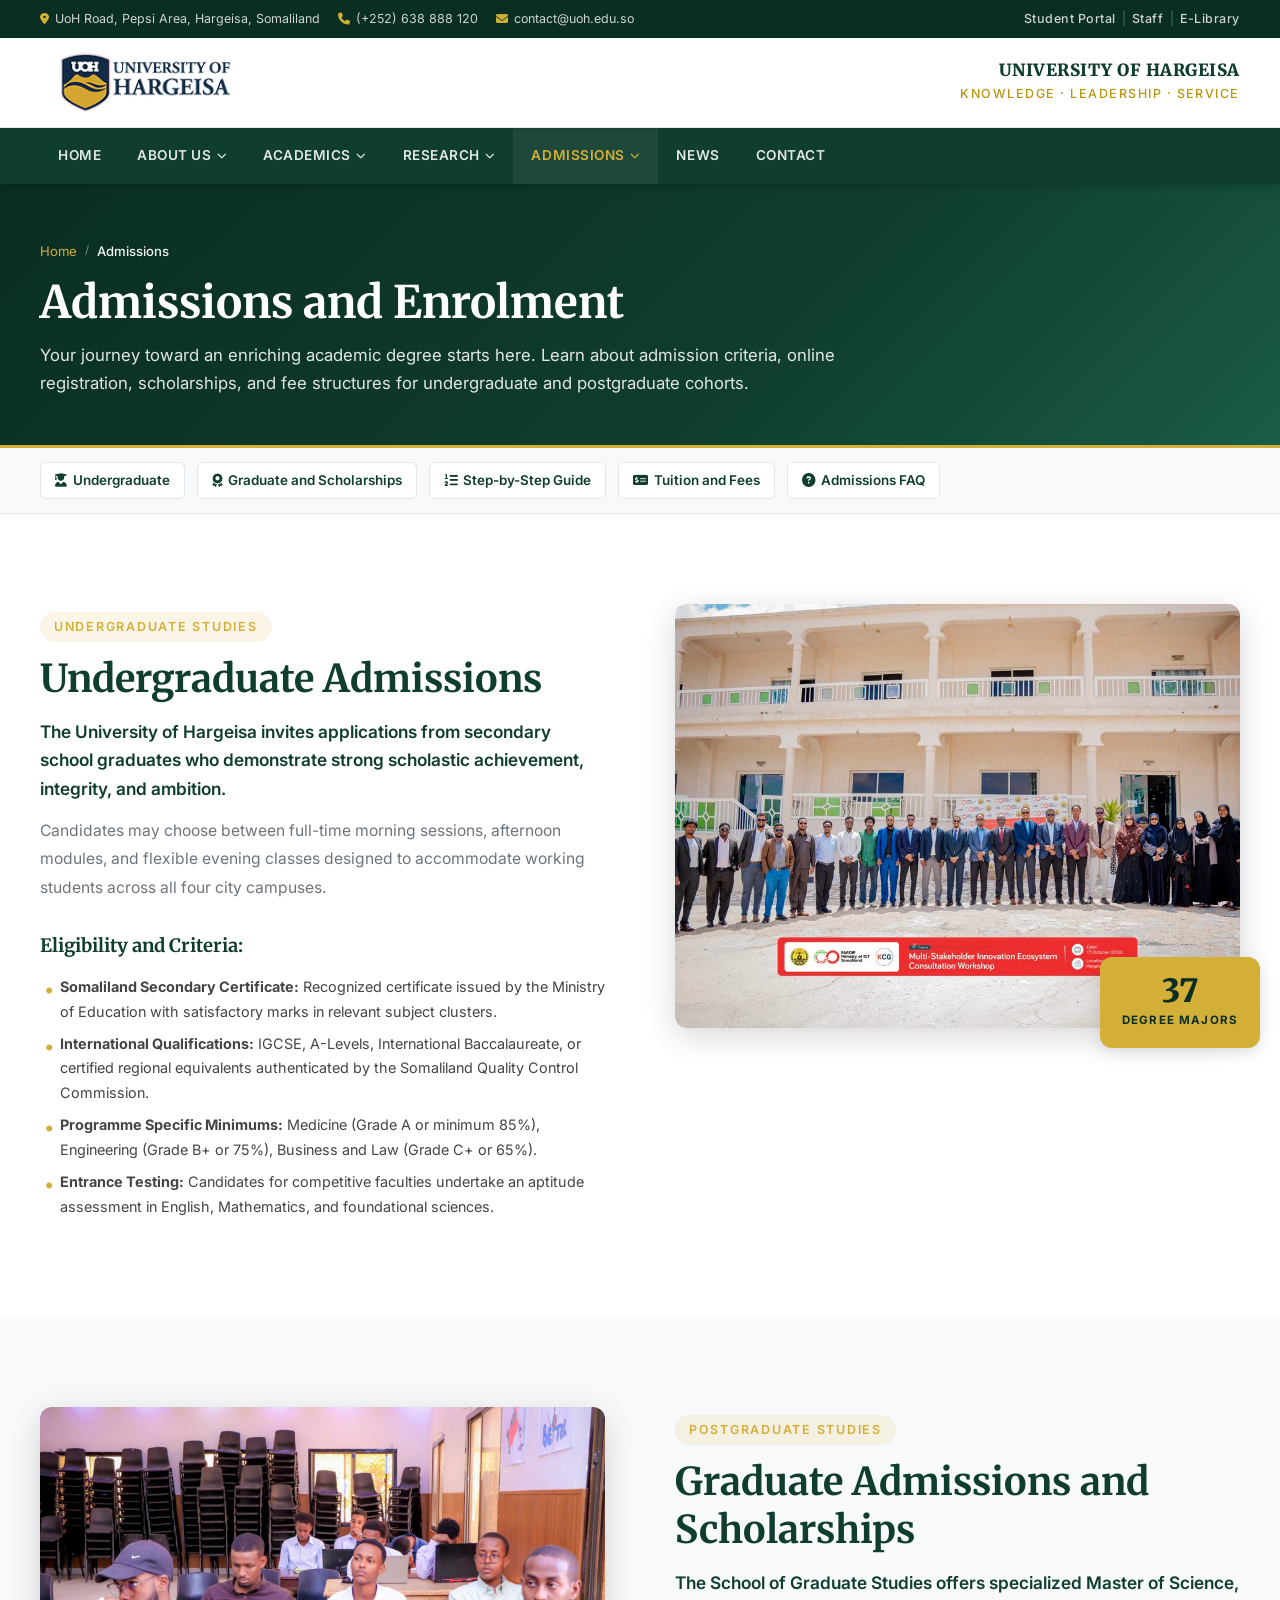
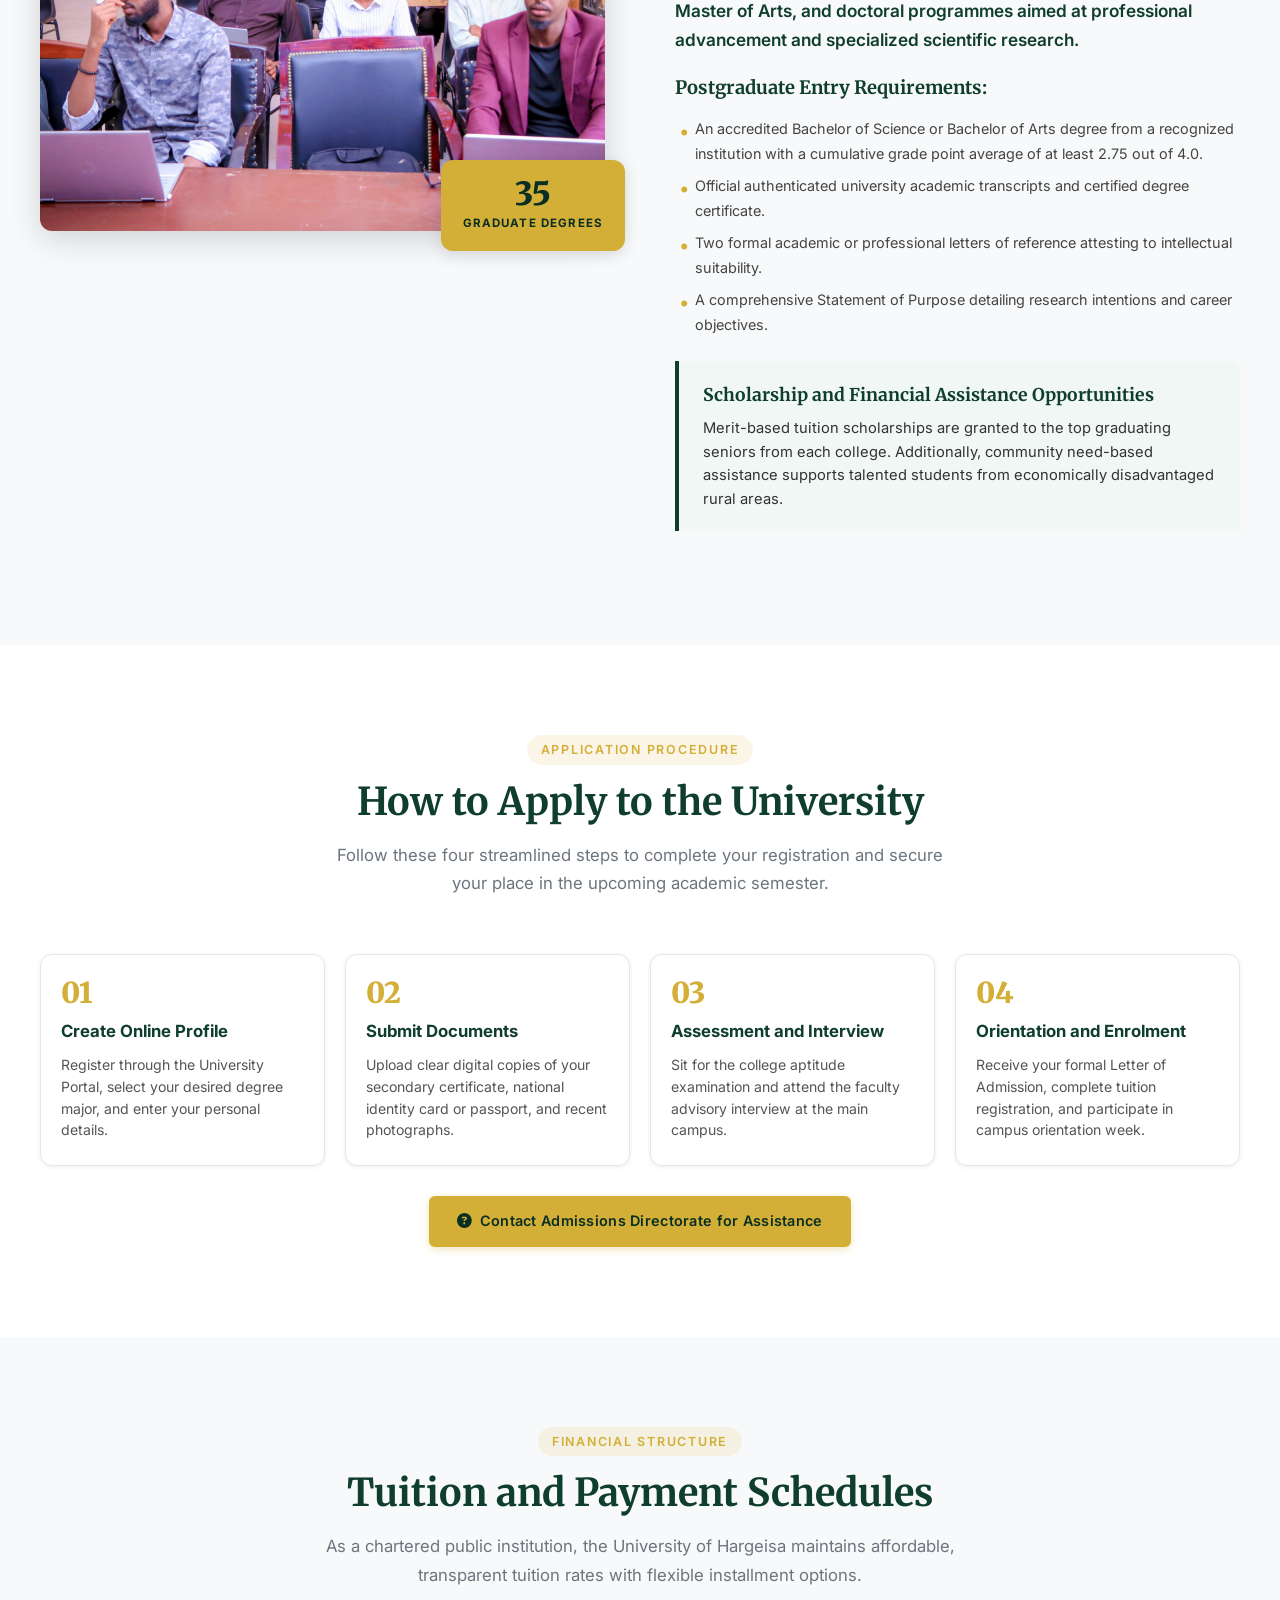
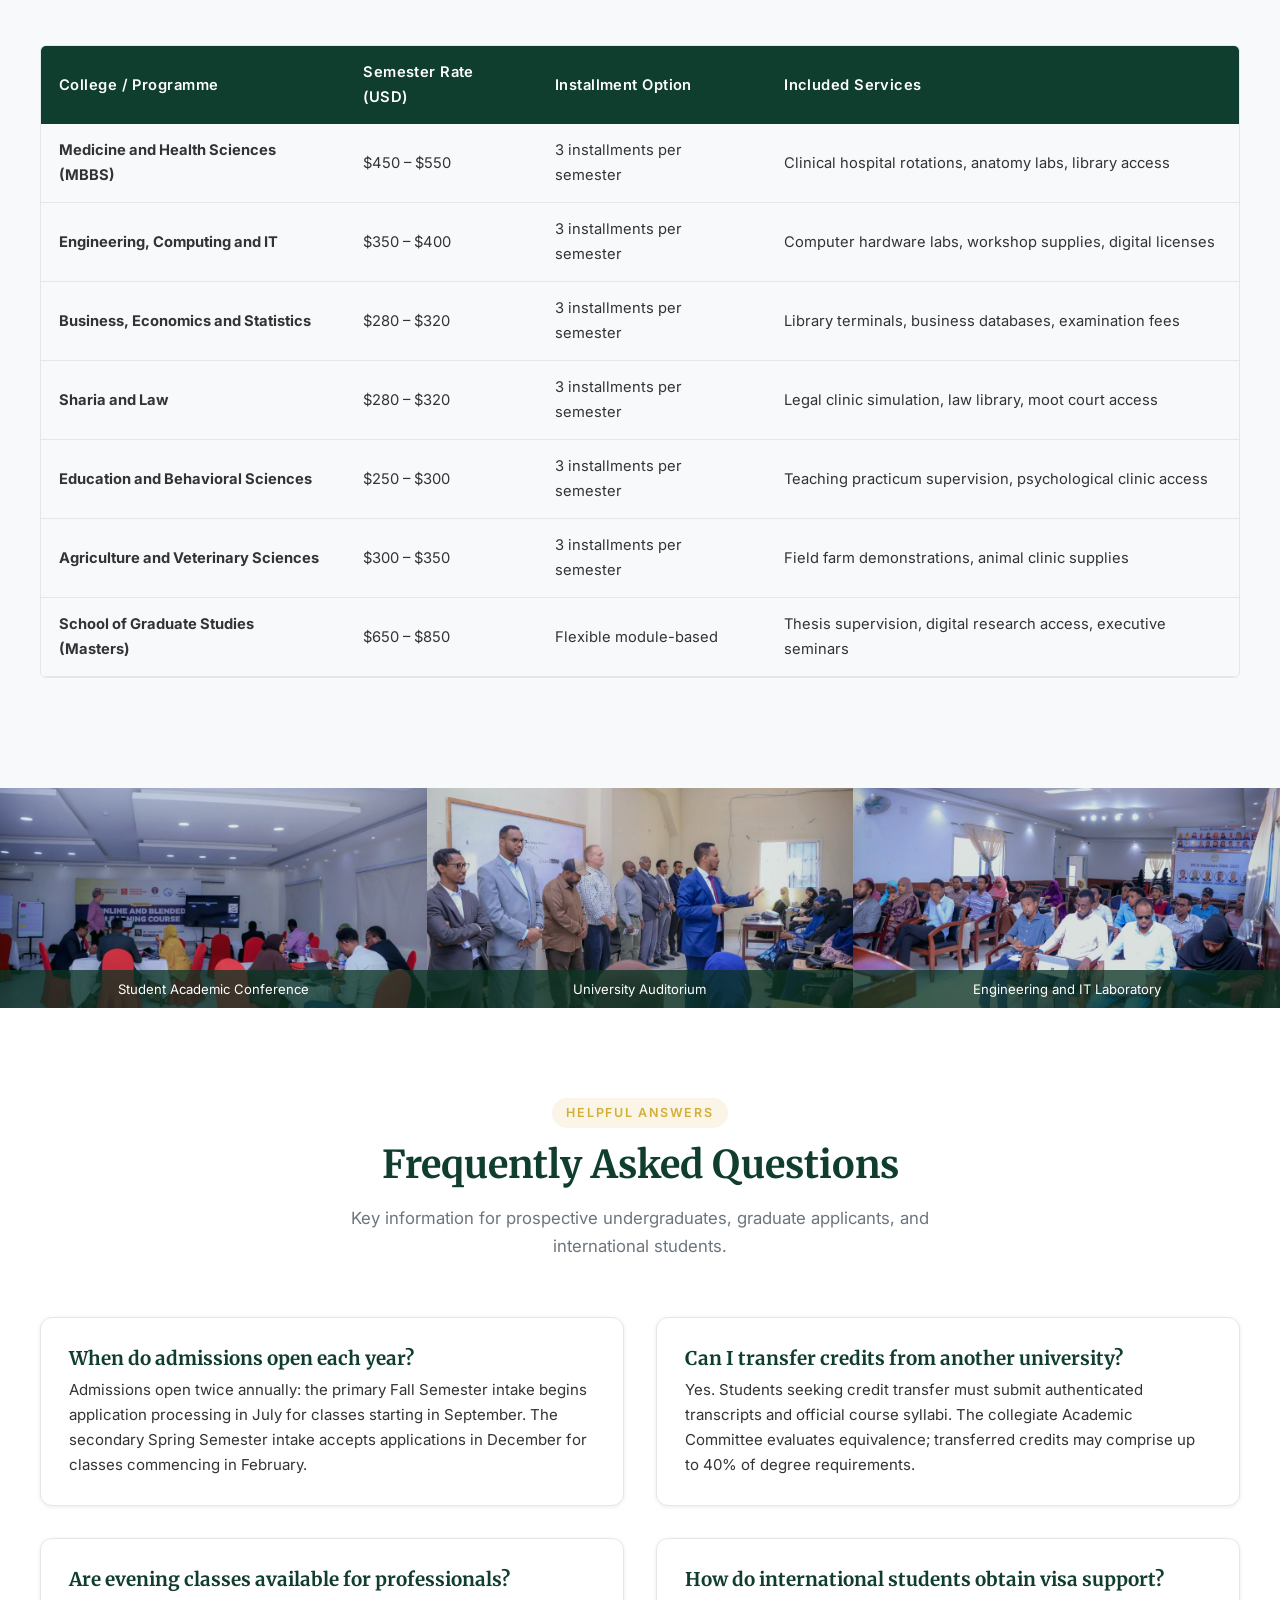
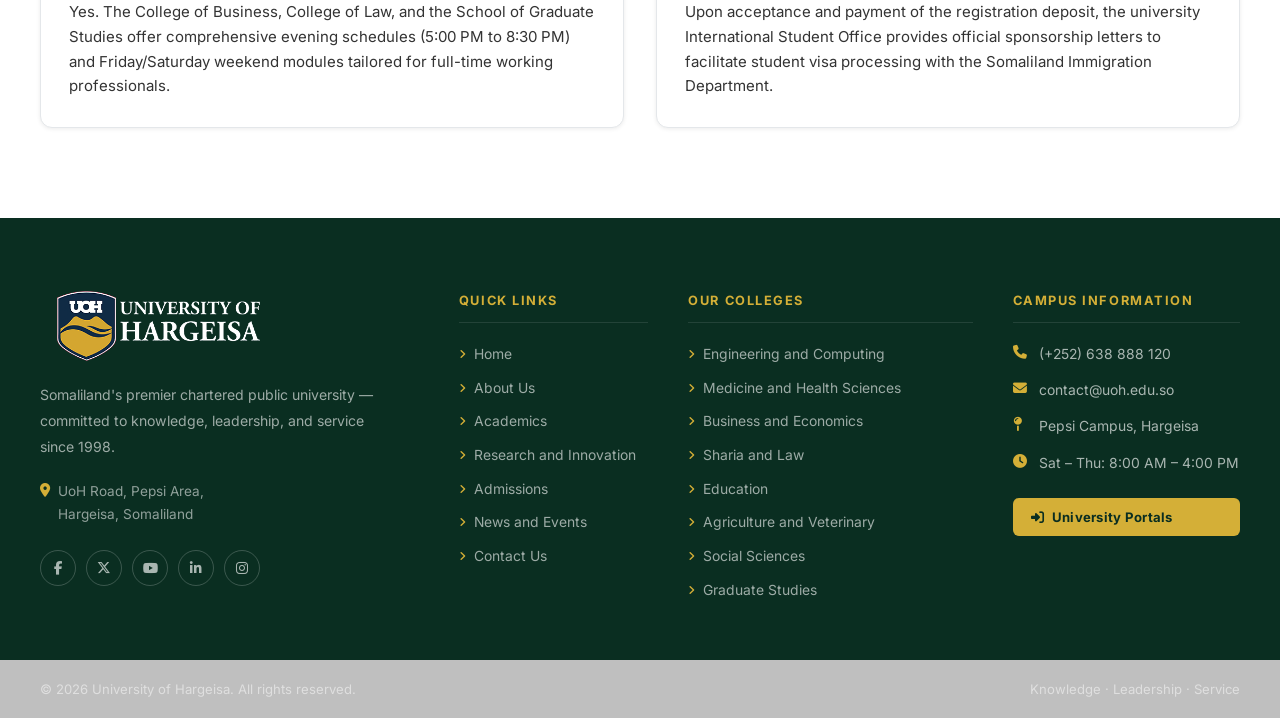
<file: admissions.html>
<!DOCTYPE html>
<html lang="en">
<head>
  <meta charset="UTF-8" />
  <meta name="viewport" content="width=device-width, initial-scale=1.0" />
  <meta name="description" content="Admissions at the University of Hargeisa – Application procedures, undergraduate requirements, graduate scholarships, and fee structures." />
  <title>Admissions – University of Hargeisa</title>

  <!-- Favicon -->
  <link rel="icon" type="image/png" href="assets/images/cropped-uoh-site-icon-512-32x32.png" />

  <!-- Google Fonts -->
  <link rel="preconnect" href="https://fonts.googleapis.com" />
  <link rel="preconnect" href="https://fonts.gstatic.com" crossorigin />
  <link href="https://fonts.googleapis.com/css2?family=Merriweather:ital,wght@0,300;0,400;0,700;0,900;1,400" rel="stylesheet" />
  <link href="https://fonts.googleapis.com/css2?family=Inter:wght@300;400;500;600;700" rel="stylesheet" />

  <!-- Font Awesome for icons -->
  <link rel="stylesheet" href="https://cdnjs.cloudflare.com/ajax/libs/font-awesome/6.5.1/css/all.min.css" integrity="sha512-DTOQO9RWCH3ppGqcWaEA1BIZOC6xxalwEsw9c2QQeAIftl+Vegovlnee1c9QX4TctnWMn13TZye+giMm8e2LwA==" crossorigin="anonymous" referrerpolicy="no-referrer" />

  <!-- Stylesheet -->
  <link rel="stylesheet" href="styles.css" />
</head>
<body>

  <!-- ═══════════════════════════════════════
       TOP UTILITY BAR
  ═══════════════════════════════════════ -->
  <div class="top-bar" role="banner">
    <div class="container top-bar__inner">
      <div class="top-bar__left">
        <span><i class="fas fa-map-marker-alt"></i> UoH Road, Pepsi Area, Hargeisa, Somaliland</span>
        <span><i class="fas fa-phone"></i> <a href="tel:+252638888120">(+252) 638 888 120</a></span>
        <span><i class="fas fa-envelope"></i> <a href="mailto:contact@uoh.edu.so">contact@uoh.edu.so</a></span>
      </div>
      <div class="top-bar__right">
        <a href="portal.html#student" class="top-bar__link" aria-label="Student Portal">Student Portal</a>
        <span class="divider">|</span>
        <a href="portal.html#staff" class="top-bar__link" aria-label="Staff Portal">Staff</a>
        <span class="divider">|</span>
        <a href="portal.html#library" class="top-bar__link" aria-label="Digital Library">E-Library</a>
      </div>
    </div>
  </div>

  <!-- ═══════════════════════════════════════
       BRANDING HEADER
  ═══════════════════════════════════════ -->
  <header class="site-header" id="site-header">
    <div class="container site-header__inner">

      <!-- Logo -->
      <a href="index.html" class="site-header__logo" aria-label="University of Hargeisa Home">
        <img
          src="assets/images/UoH_Header_Logo_224x68.png"
          alt="University of Hargeisa – Official Logo"
          width="224"
          height="68"
          loading="eager"
        />
      </a>

      <!-- Motto -->
      <div class="site-header__motto" aria-label="University Motto">
        <span class="motto-title">UNIVERSITY OF HARGEISA</span>
        <span class="motto-tagline">Knowledge · Leadership · Service</span>
      </div>

      <!-- Mobile hamburger -->
      <button class="hamburger" id="hamburger" aria-label="Toggle navigation" aria-expanded="false" aria-controls="main-nav">
        <span class="hamburger__bar"></span>
        <span class="hamburger__bar"></span>
        <span class="hamburger__bar"></span>
      </button>
    </div>
  </header>

  <!-- ═══════════════════════════════════════
       PRIMARY NAVIGATION
  ═══════════════════════════════════════ -->
  <nav class="primary-nav" id="main-nav" aria-label="Primary navigation">
    <div class="container">
      <ul class="nav__list" role="menubar">

        <!-- Home -->
        <li class="nav__item" role="none">
          <a href="index.html" class="nav__link" role="menuitem">Home</a>
        </li>

        <!-- About Us -->
        <li class="nav__item nav__item--dropdown" role="none">
          <a href="about.html" class="nav__link" role="menuitem" aria-haspopup="true" aria-expanded="false">
            About Us <i class="fas fa-chevron-down nav__arrow" aria-hidden="true"></i>
          </a>
          <ul class="dropdown" role="menu" aria-label="About Us submenu">
            <li role="none"><a href="about.html" class="dropdown__link" role="menuitem"><i class="fas fa-info-circle"></i> About Overview</a></li>
            <li role="none"><a href="about.html#vision" class="dropdown__link" role="menuitem"><i class="fas fa-eye"></i> Vision and Mission</a></li>
            <li role="none"><a href="about.html#senate" class="dropdown__link" role="menuitem"><i class="fas fa-landmark"></i> University Senate</a></li>
            <li role="none"><a href="about.html#campuses" class="dropdown__link" role="menuitem"><i class="fas fa-map-marked-alt"></i> Campuses and Facilities</a></li>
          </ul>
        </li>

        <!-- Academics -->
        <li class="nav__item nav__item--dropdown" role="none">
          <a href="academics.html" class="nav__link" role="menuitem" aria-haspopup="true" aria-expanded="false">
            Academics <i class="fas fa-chevron-down nav__arrow" aria-hidden="true"></i>
          </a>
          <ul class="dropdown" role="menu" aria-label="Academics submenu">
            <li role="none"><a href="academics.html" class="dropdown__link" role="menuitem"><i class="fas fa-graduation-cap"></i> Academic Overview</a></li>
            <li role="none"><a href="academics.html#colleges" class="dropdown__link" role="menuitem"><i class="fas fa-university"></i> Colleges and Faculties</a></li>
            <li role="none"><a href="academics.html#graduate" class="dropdown__link" role="menuitem"><i class="fas fa-user-graduate"></i> School of Graduate Studies</a></li>
            <li role="none"><a href="academics.html#institutes" class="dropdown__link" role="menuitem"><i class="fas fa-flask"></i> Research Institutes</a></li>
          </ul>
        </li>

        <!-- Research -->
        <li class="nav__item nav__item--dropdown" role="none">
          <a href="research.html" class="nav__link" role="menuitem" aria-haspopup="true" aria-expanded="false">
            Research <i class="fas fa-chevron-down nav__arrow" aria-hidden="true"></i>
          </a>
          <ul class="dropdown" role="menu" aria-label="Research submenu">
            <li role="none"><a href="research.html" class="dropdown__link" role="menuitem"><i class="fas fa-microscope"></i> Research Overview</a></li>
            <li role="none"><a href="research.html#committee" class="dropdown__link" role="menuitem"><i class="fas fa-users-cog"></i> Research Committee</a></li>
            <li role="none"><a href="research.html#funding" class="dropdown__link" role="menuitem"><i class="fas fa-hand-holding-usd"></i> Grants and Funding</a></li>
            <li role="none"><a href="research.html#publications" class="dropdown__link" role="menuitem"><i class="fas fa-book-open"></i> Publications and Journals</a></li>
          </ul>
        </li>

        <!-- Admissions -->
        <li class="nav__item nav__item--dropdown" role="none">
          <a href="admissions.html" class="nav__link nav__link--active" role="menuitem" aria-haspopup="true" aria-expanded="false">
            Admissions <i class="fas fa-chevron-down nav__arrow" aria-hidden="true"></i>
          </a>
          <ul class="dropdown" role="menu" aria-label="Admissions submenu">
            <li role="none"><a href="admissions.html" class="dropdown__link" role="menuitem"><i class="fas fa-door-open"></i> Admissions Overview</a></li>
            <li role="none"><a href="admissions.html#undergraduate" class="dropdown__link" role="menuitem"><i class="fas fa-user-graduate"></i> Undergraduate Admissions</a></li>
            <li role="none"><a href="admissions.html#graduate" class="dropdown__link" role="menuitem"><i class="fas fa-award"></i> Graduate and Scholarships</a></li>
            <li role="none"><a href="admissions.html#how-to-apply" class="dropdown__link" role="menuitem"><i class="fas fa-file-signature"></i> How to Apply</a></li>
          </ul>
        </li>

        <!-- News -->
        <li class="nav__item" role="none">
          <a href="news.html" class="nav__link" role="menuitem">News</a>
        </li>

        <!-- Contact -->
        <li class="nav__item" role="none">
          <a href="contact.html" class="nav__link" role="menuitem">Contact</a>
        </li>

      </ul>
    </div>
  </nav>

  <!-- ═══════════════════════════════════════
       PAGE HERO BANNER
  ═══════════════════════════════════════ -->
  <header class="page-banner" aria-label="Page header">
    <div class="container page-banner__inner">
      <nav class="breadcrumb" aria-label="Breadcrumb">
        <a href="index.html">Home</a>
        <span class="breadcrumb__separator">/</span>
        <span class="breadcrumb__current">Admissions</span>
      </nav>
      <h1 class="page-banner__title">Admissions and Enrolment</h1>
      <p class="page-banner__lead">
        Your journey toward an enriching academic degree starts here. Learn about admission criteria, 
        online registration, scholarships, and fee structures for undergraduate and postgraduate cohorts.
      </p>
    </div>
  </header>

  <!-- Quick Sub-navigation -->
  <nav class="page-subnav" aria-label="Section navigation">
    <div class="container">
      <div class="page-subnav__list">
        <a href="#undergraduate" class="page-subnav__link"><i class="fas fa-user-graduate"></i> Undergraduate</a>
        <a href="#graduate" class="page-subnav__link"><i class="fas fa-award"></i> Graduate and Scholarships</a>
        <a href="#how-to-apply" class="page-subnav__link"><i class="fas fa-list-ol"></i> Step-by-Step Guide</a>
        <a href="#tuition" class="page-subnav__link"><i class="fas fa-money-check-alt"></i> Tuition and Fees</a>
        <a href="#faq" class="page-subnav__link"><i class="fas fa-question-circle"></i> Admissions FAQ</a>
      </div>
    </div>
  </nav>

  <!-- ═══════════════════════════════════════
       SECTION 1: UNDERGRADUATE ADMISSIONS
  ═══════════════════════════════════════ -->
  <section class="section" id="undergraduate">
    <div class="container">
      <div class="about__inner">
        <div class="about__text-col">
          <span class="section-eyebrow">Undergraduate Studies</span>
          <h2 class="section-title">Undergraduate Admissions</h2>
          <p class="about__lead">
            The University of Hargeisa invites applications from secondary school graduates who demonstrate 
            strong scholastic achievement, integrity, and ambition.
          </p>
          <p class="about__body">
            Candidates may choose between full-time morning sessions, afternoon modules, and flexible evening classes 
            designed to accommodate working students across all four city campuses.
          </p>

          <h3 style="font-family: var(--font-heading); font-size: 1.15rem; color: var(--clr-primary); margin-top: 20px; margin-bottom: 10px;">
            Eligibility and Criteria:
          </h3>
          <ul class="feature-box__list">
            <li><strong>Somaliland Secondary Certificate:</strong> Recognized certificate issued by the Ministry of Education with satisfactory marks in relevant subject clusters.</li>
            <li><strong>International Qualifications:</strong> IGCSE, A-Levels, International Baccalaureate, or certified regional equivalents authenticated by the Somaliland Quality Control Commission.</li>
            <li><strong>Programme Specific Minimums:</strong> Medicine (Grade A or minimum 85%), Engineering (Grade B+ or 75%), Business and Law (Grade C+ or 65%).</li>
            <li><strong>Entrance Testing:</strong> Candidates for competitive faculties undertake an aptitude assessment in English, Mathematics, and foundational sciences.</li>
          </ul>
        </div>

        <div class="about__image-col">
          <figure class="about__figure">
            <img
              src="assets/images/campus-ceremony.jpg"
              alt="University of Hargeisa undergraduate registration and welcome ceremony"
              class="about__image"
              loading="lazy"
            />
            <div class="about__badge">
              <span class="about__badge-year">37</span>
              <span class="about__badge-text">Degree Majors</span>
            </div>
          </figure>
        </div>
      </div>
    </div>
  </section>

  <!-- ═══════════════════════════════════════
       SECTION 2: GRADUATE ADMISSIONS AND SCHOLARSHIPS
  ═══════════════════════════════════════ -->
  <section class="section" id="graduate" style="background-color: var(--clr-light);">
    <div class="container">
      <div class="about__inner">
        <div class="about__image-col">
          <figure class="about__figure">
            <img
              src="assets/images/graduate-lecture.jpg"
              alt="Graduate studies lecture and scholarship awards at University of Hargeisa"
              class="about__image"
              loading="lazy"
            />
            <div class="about__badge">
              <span class="about__badge-year">35</span>
              <span class="about__badge-text">Graduate Degrees</span>
            </div>
          </figure>
        </div>

        <div class="about__text-col">
          <span class="section-eyebrow">Postgraduate Studies</span>
          <h2 class="section-title">Graduate Admissions and Scholarships</h2>
          <p class="about__lead">
            The School of Graduate Studies offers specialized Master of Science, Master of Arts, and doctoral programmes 
            aimed at professional advancement and specialized scientific research.
          </p>

          <h3 style="font-family: var(--font-heading); font-size: 1.15rem; color: var(--clr-primary); margin-top: 18px; margin-bottom: 10px;">
            Postgraduate Entry Requirements:
          </h3>
          <ul class="feature-box__list">
            <li>An accredited Bachelor of Science or Bachelor of Arts degree from a recognized institution with a cumulative grade point average of at least 2.75 out of 4.0.</li>
            <li>Official authenticated university academic transcripts and certified degree certificate.</li>
            <li>Two formal academic or professional letters of reference attesting to intellectual suitability.</li>
            <li>A comprehensive Statement of Purpose detailing research intentions and career objectives.</li>
          </ul>

          <div class="callout-box" style="margin-top: 24px;">
            <h4>Scholarship and Financial Assistance Opportunities</h4>
            <p>
              Merit-based tuition scholarships are granted to the top graduating seniors from each college. 
              Additionally, community need-based assistance supports talented students from economically disadvantaged rural areas.
            </p>
          </div>
        </div>
      </div>
    </div>
  </section>

  <!-- ═══════════════════════════════════════
       SECTION 3: STEP-BY-STEP APPLICATION GUIDE
  ═══════════════════════════════════════ -->
  <section class="section" id="how-to-apply">
    <div class="container">
      <div class="section-header">
        <span class="section-eyebrow">Application Procedure</span>
        <h2 class="section-title">How to Apply to the University</h2>
        <p class="section-subtitle">
          Follow these four streamlined steps to complete your registration and secure your place in the upcoming academic semester.
        </p>
      </div>

      <div class="process-steps">
        <div class="process-step">
          <div class="process-step__number">01</div>
          <h3 class="process-step__title">Create Online Profile</h3>
          <p class="process-step__text">
            Register through the University Portal, select your desired degree major, and enter your personal details.
          </p>
        </div>

        <div class="process-step">
          <div class="process-step__number">02</div>
          <h3 class="process-step__title">Submit Documents</h3>
          <p class="process-step__text">
            Upload clear digital copies of your secondary certificate, national identity card or passport, and recent photographs.
          </p>
        </div>

        <div class="process-step">
          <div class="process-step__number">03</div>
          <h3 class="process-step__title">Assessment and Interview</h3>
          <p class="process-step__text">
            Sit for the college aptitude examination and attend the faculty advisory interview at the main campus.
          </p>
        </div>

        <div class="process-step">
          <div class="process-step__number">04</div>
          <h3 class="process-step__title">Orientation and Enrolment</h3>
          <p class="process-step__text">
            Receive your formal Letter of Admission, complete tuition registration, and participate in campus orientation week.
          </p>
        </div>
      </div>

      <div style="text-align: center; margin-top: 30px;">
        <a href="contact.html" class="btn btn--primary">
          <i class="fas fa-question-circle"></i> Contact Admissions Directorate for Assistance
        </a>
      </div>
    </div>
  </section>

  <!-- ═══════════════════════════════════════
       SECTION 4: TUITION AND FEES
  ═══════════════════════════════════════ -->
  <section class="section" id="tuition" style="background-color: var(--clr-light);">
    <div class="container">
      <div class="section-header">
        <span class="section-eyebrow">Financial Structure</span>
        <h2 class="section-title">Tuition and Payment Schedules</h2>
        <p class="section-subtitle">
          As a chartered public institution, the University of Hargeisa maintains affordable, transparent tuition rates 
          with flexible installment options.
        </p>
      </div>

      <div class="table-wrap">
        <table class="data-table">
          <thead>
            <tr>
              <th>College / Programme</th>
              <th>Semester Rate (USD)</th>
              <th>Installment Option</th>
              <th>Included Services</th>
            </tr>
          </thead>
          <tbody>
            <tr>
              <td><strong>Medicine and Health Sciences (MBBS)</strong></td>
              <td>$450 – $550</td>
              <td>3 installments per semester</td>
              <td>Clinical hospital rotations, anatomy labs, library access</td>
            </tr>
            <tr>
              <td><strong>Engineering, Computing and IT</strong></td>
              <td>$350 – $400</td>
              <td>3 installments per semester</td>
              <td>Computer hardware labs, workshop supplies, digital licenses</td>
            </tr>
            <tr>
              <td><strong>Business, Economics and Statistics</strong></td>
              <td>$280 – $320</td>
              <td>3 installments per semester</td>
              <td>Library terminals, business databases, examination fees</td>
            </tr>
            <tr>
              <td><strong>Sharia and Law</strong></td>
              <td>$280 – $320</td>
              <td>3 installments per semester</td>
              <td>Legal clinic simulation, law library, moot court access</td>
            </tr>
            <tr>
              <td><strong>Education and Behavioral Sciences</strong></td>
              <td>$250 – $300</td>
              <td>3 installments per semester</td>
              <td>Teaching practicum supervision, psychological clinic access</td>
            </tr>
            <tr>
              <td><strong>Agriculture and Veterinary Sciences</strong></td>
              <td>$300 – $350</td>
              <td>3 installments per semester</td>
              <td>Field farm demonstrations, animal clinic supplies</td>
            </tr>
            <tr>
              <td><strong>School of Graduate Studies (Masters)</strong></td>
              <td>$650 – $850</td>
              <td>Flexible module-based</td>
              <td>Thesis supervision, digital research access, executive seminars</td>
            </tr>
          </tbody>
        </table>
      </div>
    </div>
  </section>

  <!-- ═══════════════════════════════════════
       CAMPUS PHOTO STRIP
  ═══════════════════════════════════════ -->
  <section style="padding: 0; background: var(--clr-primary);">
    <div style="display: grid; grid-template-columns: repeat(3,1fr);">
      <figure style="margin: 0; overflow: hidden; position: relative; height: 220px;">
        <img
          src="assets/images/student-conference.jpg"
          alt="University of Hargeisa students participating in an academic conference"
          style="width: 100%; height: 100%; object-fit: cover; opacity: 0.88;"
          loading="lazy"
        />
        <figcaption style="position: absolute; bottom: 0; left: 0; right: 0; background: rgba(13,52,35,0.75); color: #fff; font-size: 0.82rem; padding: 8px 12px; text-align: center;">
          Student Academic Conference
        </figcaption>
      </figure>
      <figure style="margin: 0; overflow: hidden; position: relative; height: 220px;">
        <img
          src="assets/images/campus-auditorium.jpg"
          alt="University of Hargeisa main auditorium during an academic event"
          style="width: 100%; height: 100%; object-fit: cover; opacity: 0.88;"
          loading="lazy"
        />
        <figcaption style="position: absolute; bottom: 0; left: 0; right: 0; background: rgba(13,52,35,0.75); color: #fff; font-size: 0.82rem; padding: 8px 12px; text-align: center;">
          University Auditorium
        </figcaption>
      </figure>
      <figure style="margin: 0; overflow: hidden; position: relative; height: 220px;">
        <img
          src="assets/images/engineering-lab.jpg"
          alt="Students working in the engineering and computing laboratory at University of Hargeisa"
          style="width: 100%; height: 100%; object-fit: cover; opacity: 0.88;"
          loading="lazy"
        />
        <figcaption style="position: absolute; bottom: 0; left: 0; right: 0; background: rgba(13,52,35,0.75); color: #fff; font-size: 0.82rem; padding: 8px 12px; text-align: center;">
          Engineering and IT Laboratory
        </figcaption>
      </figure>
    </div>
  </section>

  <!-- ═══════════════════════════════════════
       SECTION 5: FREQUENTLY ASKED QUESTIONS
  ═══════════════════════════════════════ -->
  <section class="section" id="faq">
    <div class="container">
      <div class="section-header">
        <span class="section-eyebrow">Helpful Answers</span>
        <h2 class="section-title">Frequently Asked Questions</h2>
        <p class="section-subtitle">
          Key information for prospective undergraduates, graduate applicants, and international students.
        </p>
      </div>

      <div class="grid-2">
        <div class="feature-box">
          <h3 class="feature-box__title" style="margin-bottom: 8px;">When do admissions open each year?</h3>
          <p class="feature-box__body">
            Admissions open twice annually: the primary Fall Semester intake begins application processing in July 
            for classes starting in September. The secondary Spring Semester intake accepts applications in December 
            for classes commencing in February.
          </p>
        </div>

        <div class="feature-box">
          <h3 class="feature-box__title" style="margin-bottom: 8px;">Can I transfer credits from another university?</h3>
          <p class="feature-box__body">
            Yes. Students seeking credit transfer must submit authenticated transcripts and official course syllabi. 
            The collegiate Academic Committee evaluates equivalence; transferred credits may comprise up to 40% of degree requirements.
          </p>
        </div>

        <div class="feature-box">
          <h3 class="feature-box__title" style="margin-bottom: 8px;">Are evening classes available for professionals?</h3>
          <p class="feature-box__body">
            Yes. The College of Business, College of Law, and the School of Graduate Studies offer comprehensive evening schedules 
            (5:00 PM to 8:30 PM) and Friday/Saturday weekend modules tailored for full-time working professionals.
          </p>
        </div>

        <div class="feature-box">
          <h3 class="feature-box__title" style="margin-bottom: 8px;">How do international students obtain visa support?</h3>
          <p class="feature-box__body">
            Upon acceptance and payment of the registration deposit, the university International Student Office provides 
            official sponsorship letters to facilitate student visa processing with the Somaliland Immigration Department.
          </p>
        </div>
      </div>
    </div>
  </section>

  <!-- ═══════════════════════════════════════
       FOOTER
  ═══════════════════════════════════════ -->
  <footer class="site-footer" role="contentinfo">
    <div class="site-footer__main">
      <div class="container site-footer__grid">

        <!-- Brand Column -->
        <div class="footer-col footer-col--brand">
          <a href="index.html" aria-label="University of Hargeisa Home">
            <img
              src="assets/images/px2.png"
              alt="University of Hargeisa footer emblem"
              class="footer__logo"
              loading="lazy"
            />
          </a>
          <p class="footer__about">
            Somaliland's premier chartered public university — committed to knowledge, leadership, 
            and service since 1998.
          </p>
          <address class="footer__address">
            <i class="fas fa-map-marker-alt"></i>
            UoH Road, Pepsi Area,<br />Hargeisa, Somaliland
          </address>
          <div class="footer__social" aria-label="Follow us">
            <a href="https://www.facebook.com/universityofhargeisa" target="_blank" rel="noopener" aria-label="Facebook"><i class="fab fa-facebook-f"></i></a>
            <a href="https://twitter.com/UoH_Official" target="_blank" rel="noopener" aria-label="Twitter/X"><i class="fab fa-x-twitter"></i></a>
            <a href="https://www.youtube.com/@UniversityofHargeisa" target="_blank" rel="noopener" aria-label="YouTube"><i class="fab fa-youtube"></i></a>
            <a href="https://www.linkedin.com/school/university-of-hargeisa/" target="_blank" rel="noopener" aria-label="LinkedIn"><i class="fab fa-linkedin-in"></i></a>
            <a href="https://www.instagram.com/universityofhargeisa/" target="_blank" rel="noopener" aria-label="Instagram"><i class="fab fa-instagram"></i></a>
          </div>
        </div>

        <!-- Quick Links -->
        <nav class="footer-col" aria-label="Quick links">
          <h4 class="footer-col__heading">Quick Links</h4>
          <ul class="footer-col__list">
            <li><a href="index.html"><i class="fas fa-angle-right"></i> Home</a></li>
            <li><a href="about.html"><i class="fas fa-angle-right"></i> About Us</a></li>
            <li><a href="academics.html"><i class="fas fa-angle-right"></i> Academics</a></li>
            <li><a href="research.html"><i class="fas fa-angle-right"></i> Research and Innovation</a></li>
            <li><a href="admissions.html"><i class="fas fa-angle-right"></i> Admissions</a></li>
            <li><a href="news.html"><i class="fas fa-angle-right"></i> News and Events</a></li>
            <li><a href="contact.html"><i class="fas fa-angle-right"></i> Contact Us</a></li>
          </ul>
        </nav>

        <!-- Colleges -->
        <nav class="footer-col" aria-label="Colleges">
          <h4 class="footer-col__heading">Our Colleges</h4>
          <ul class="footer-col__list">
            <li><a href="academics.html#engineering"><i class="fas fa-angle-right"></i> Engineering and Computing</a></li>
            <li><a href="academics.html#medicine"><i class="fas fa-angle-right"></i> Medicine and Health Sciences</a></li>
            <li><a href="academics.html#business"><i class="fas fa-angle-right"></i> Business and Economics</a></li>
            <li><a href="academics.html#law"><i class="fas fa-angle-right"></i> Sharia and Law</a></li>
            <li><a href="academics.html#education"><i class="fas fa-angle-right"></i> Education</a></li>
            <li><a href="academics.html#agriculture"><i class="fas fa-angle-right"></i> Agriculture and Veterinary</a></li>
            <li><a href="academics.html#social-sciences"><i class="fas fa-angle-right"></i> Social Sciences</a></li>
            <li><a href="academics.html#graduate"><i class="fas fa-angle-right"></i> Graduate Studies</a></li>
          </ul>
        </nav>

        <!-- Contact -->
        <div class="footer-col" aria-label="Contact information">
          <h4 class="footer-col__heading">Campus Information</h4>
          <ul class="footer-col__contact-list">
            <li>
              <i class="fas fa-phone" aria-hidden="true"></i>
              <a href="tel:+252638888120">(+252) 638 888 120</a>
            </li>
            <li>
              <i class="fas fa-envelope" aria-hidden="true"></i>
              <a href="mailto:contact@uoh.edu.so">contact@uoh.edu.so</a>
            </li>
            <li>
              <i class="fas fa-map-pin" aria-hidden="true"></i>
              <span>Pepsi Campus, Hargeisa</span>
            </li>
            <li>
              <i class="fas fa-clock" aria-hidden="true"></i>
              <span>Sat – Thu: 8:00 AM – 4:00 PM</span>
            </li>
          </ul>

          <div class="footer__portals">
            <a href="portal.html" class="btn btn--gold btn--sm">
              <i class="fas fa-sign-in-alt"></i> University Portals
            </a>
          </div>
        </div>

      </div>
    </div>

    <!-- Bottom bar -->
    <div class="site-footer__bottom">
      <div class="container site-footer__bottom-inner">
        <p>© <span id="copyright-year">2026</span> University of Hargeisa. All rights reserved.</p>
        <p class="footer__credits">Knowledge · Leadership · Service</p>
      </div>
    </div>
  </footer>

  <!-- ═══════════════════════════════════════
       BACK TO TOP
  ═══════════════════════════════════════ -->
  <button class="back-to-top" id="back-to-top" aria-label="Back to top" hidden>
    <i class="fas fa-chevron-up"></i>
  </button>

  <script src="script.js"></script>
</body>
</html>
</file>
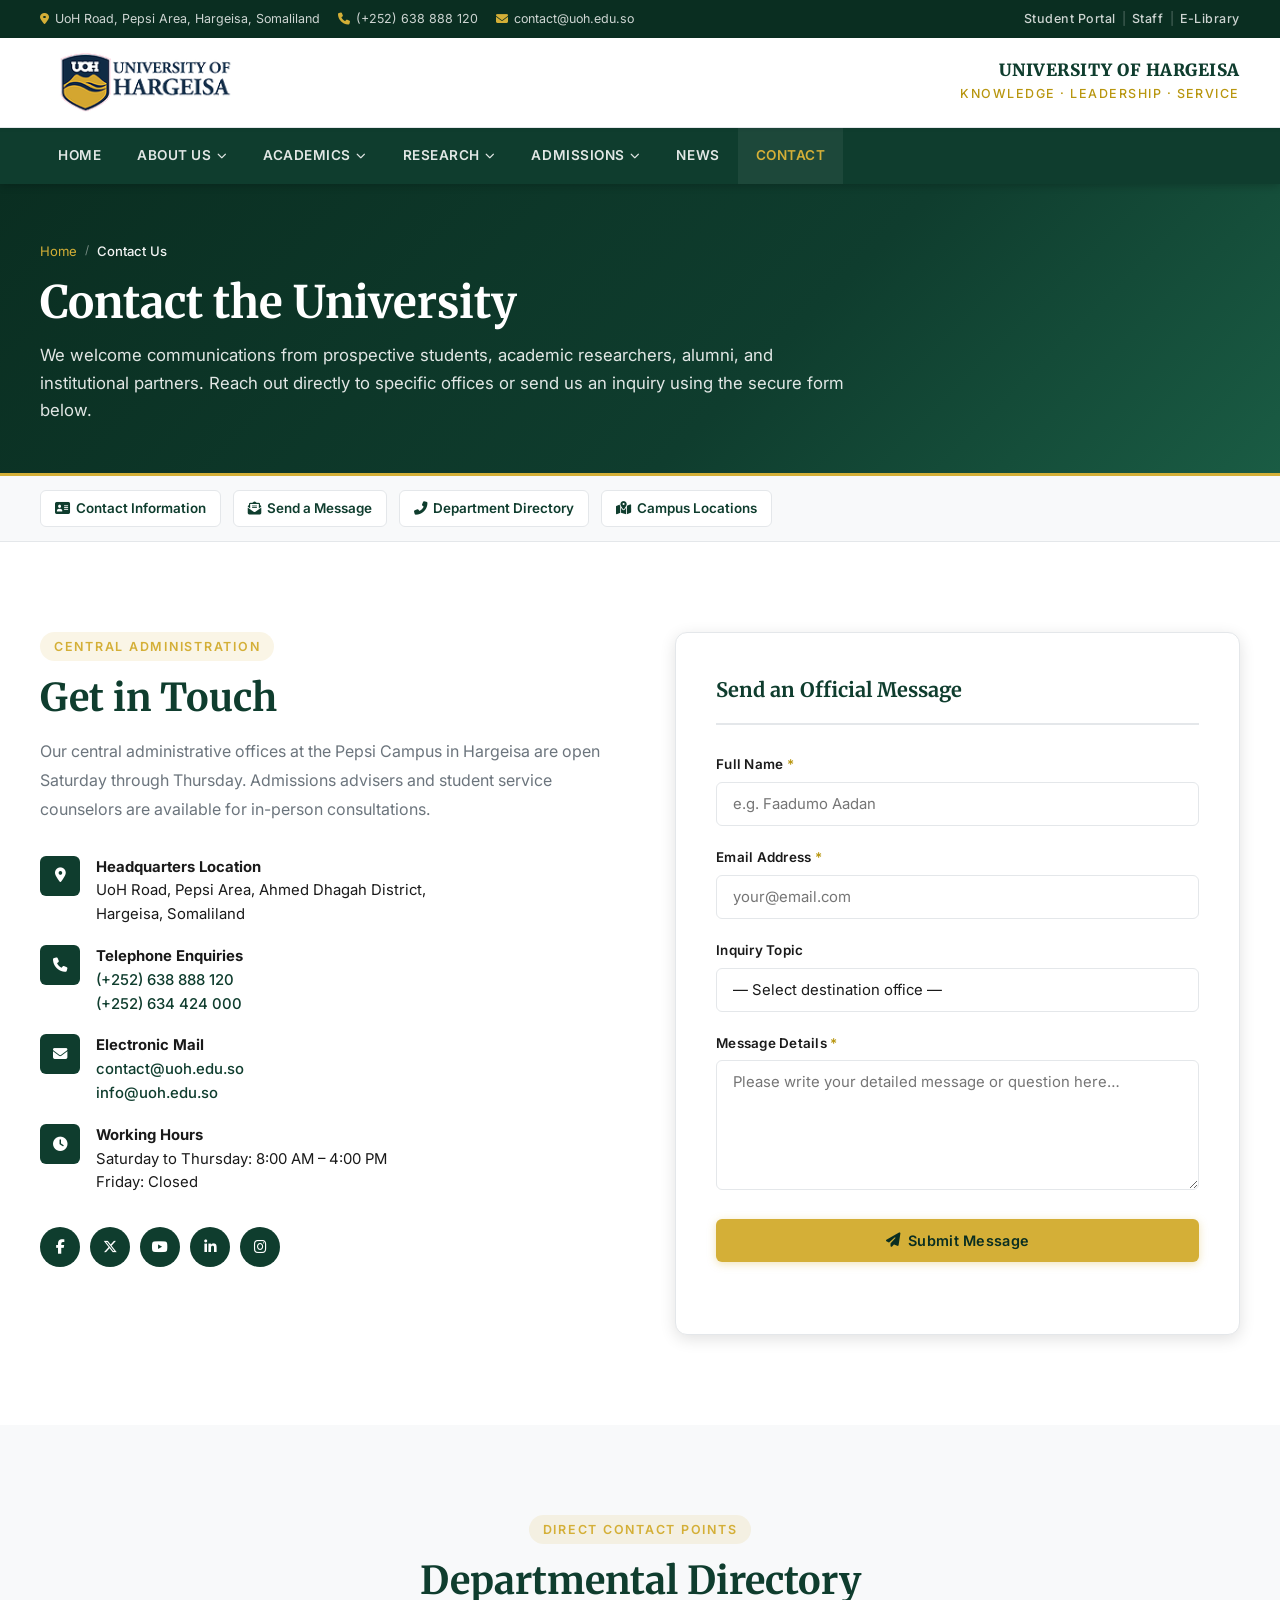
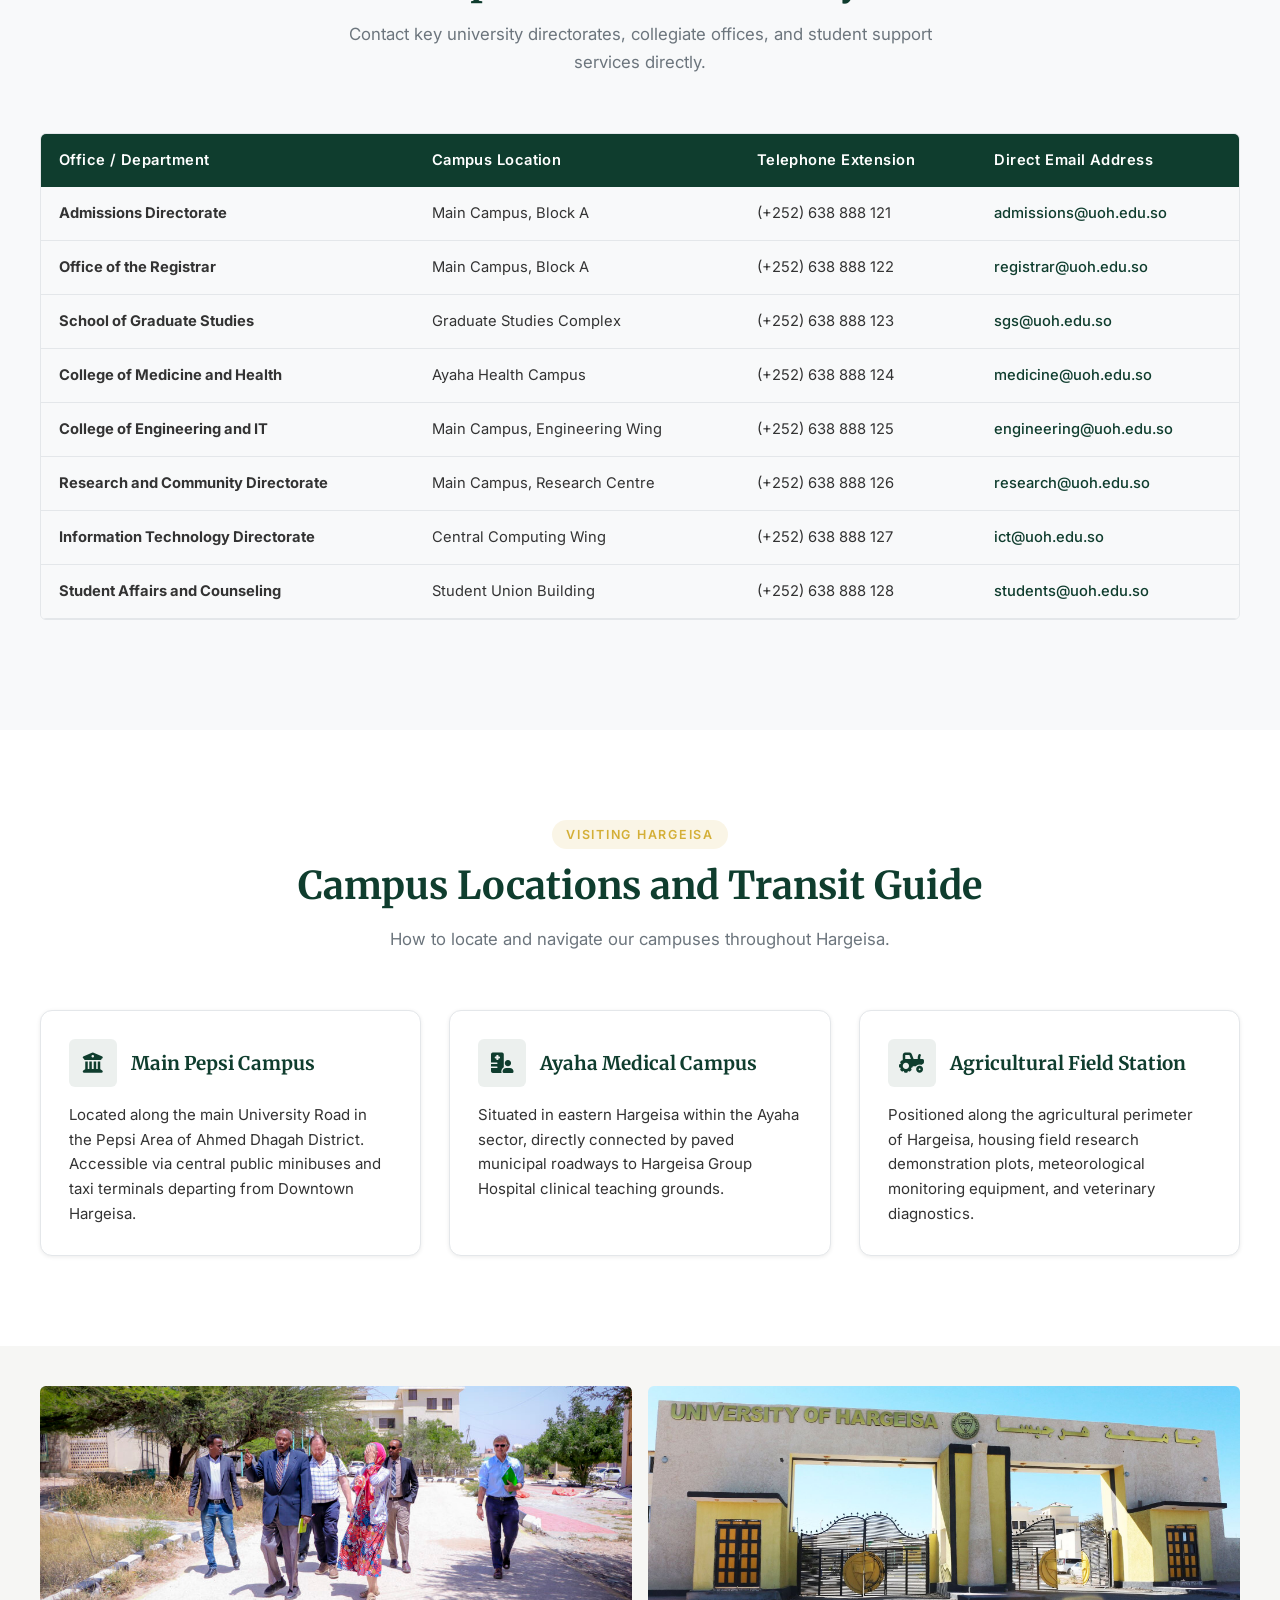
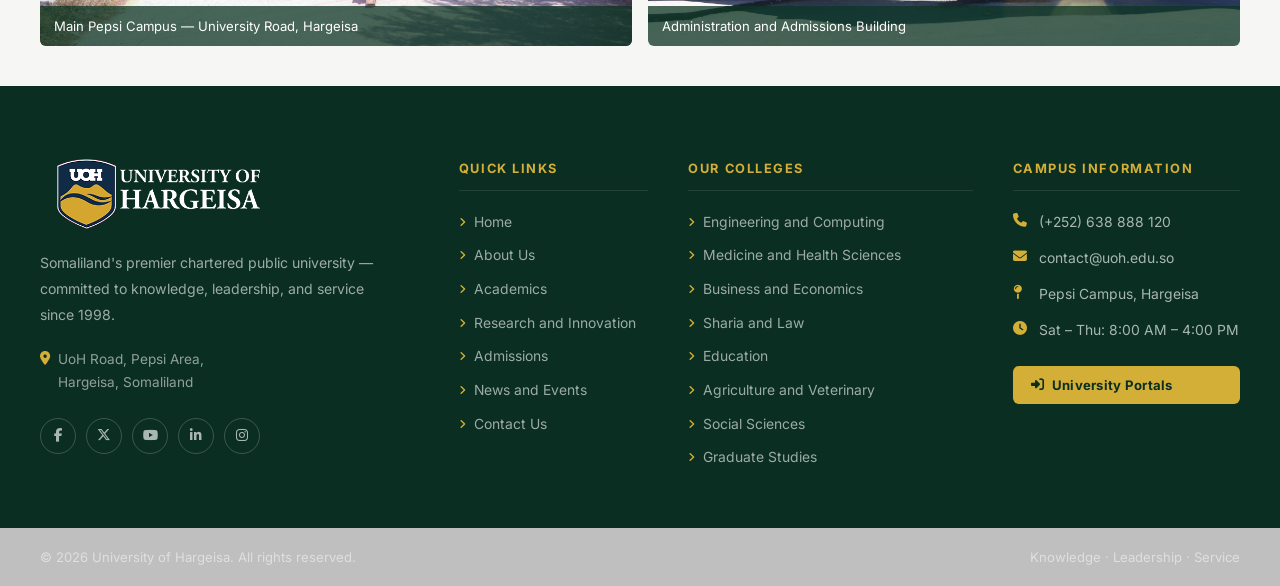
<file: contact.html>
<!DOCTYPE html>
<html lang="en">
<head>
  <meta charset="UTF-8" />
  <meta name="viewport" content="width=device-width, initial-scale=1.0" />
  <meta name="description" content="Contact the University of Hargeisa – Campus directions, departmental email directory, telephone numbers, and inquiry form." />
  <title>Contact Us – University of Hargeisa</title>

  <!-- Favicon -->
  <link rel="icon" type="image/png" href="assets/images/cropped-uoh-site-icon-512-32x32.png" />

  <!-- Google Fonts -->
  <link rel="preconnect" href="https://fonts.googleapis.com" />
  <link rel="preconnect" href="https://fonts.gstatic.com" crossorigin />
  <link href="https://fonts.googleapis.com/css2?family=Merriweather:ital,wght@0,300;0,400;0,700;0,900;1,400" rel="stylesheet" />
  <link href="https://fonts.googleapis.com/css2?family=Inter:wght@300;400;500;600;700" rel="stylesheet" />

  <!-- Font Awesome for icons -->
  <link rel="stylesheet" href="https://cdnjs.cloudflare.com/ajax/libs/font-awesome/6.5.1/css/all.min.css" integrity="sha512-DTOQO9RWCH3ppGqcWaEA1BIZOC6xxalwEsw9c2QQeAIftl+Vegovlnee1c9QX4TctnWMn13TZye+giMm8e2LwA==" crossorigin="anonymous" referrerpolicy="no-referrer" />

  <!-- Stylesheet -->
  <link rel="stylesheet" href="styles.css" />
</head>
<body>

  <!-- ═══════════════════════════════════════
       TOP UTILITY BAR
  ═══════════════════════════════════════ -->
  <div class="top-bar" role="banner">
    <div class="container top-bar__inner">
      <div class="top-bar__left">
        <span><i class="fas fa-map-marker-alt"></i> UoH Road, Pepsi Area, Hargeisa, Somaliland</span>
        <span><i class="fas fa-phone"></i> <a href="tel:+252638888120">(+252) 638 888 120</a></span>
        <span><i class="fas fa-envelope"></i> <a href="mailto:contact@uoh.edu.so">contact@uoh.edu.so</a></span>
      </div>
      <div class="top-bar__right">
        <a href="portal.html#student" class="top-bar__link" aria-label="Student Portal">Student Portal</a>
        <span class="divider">|</span>
        <a href="portal.html#staff" class="top-bar__link" aria-label="Staff Portal">Staff</a>
        <span class="divider">|</span>
        <a href="portal.html#library" class="top-bar__link" aria-label="Digital Library">E-Library</a>
      </div>
    </div>
  </div>

  <!-- ═══════════════════════════════════════
       BRANDING HEADER
  ═══════════════════════════════════════ -->
  <header class="site-header" id="site-header">
    <div class="container site-header__inner">

      <!-- Logo -->
      <a href="index.html" class="site-header__logo" aria-label="University of Hargeisa Home">
        <img
          src="assets/images/UoH_Header_Logo_224x68.png"
          alt="University of Hargeisa – Official Logo"
          width="224"
          height="68"
          loading="eager"
        />
      </a>

      <!-- Motto -->
      <div class="site-header__motto" aria-label="University Motto">
        <span class="motto-title">UNIVERSITY OF HARGEISA</span>
        <span class="motto-tagline">Knowledge · Leadership · Service</span>
      </div>

      <!-- Mobile hamburger -->
      <button class="hamburger" id="hamburger" aria-label="Toggle navigation" aria-expanded="false" aria-controls="main-nav">
        <span class="hamburger__bar"></span>
        <span class="hamburger__bar"></span>
        <span class="hamburger__bar"></span>
      </button>
    </div>
  </header>

  <!-- ═══════════════════════════════════════
       PRIMARY NAVIGATION
  ═══════════════════════════════════════ -->
  <nav class="primary-nav" id="main-nav" aria-label="Primary navigation">
    <div class="container">
      <ul class="nav__list" role="menubar">

        <!-- Home -->
        <li class="nav__item" role="none">
          <a href="index.html" class="nav__link" role="menuitem">Home</a>
        </li>

        <!-- About Us -->
        <li class="nav__item nav__item--dropdown" role="none">
          <a href="about.html" class="nav__link" role="menuitem" aria-haspopup="true" aria-expanded="false">
            About Us <i class="fas fa-chevron-down nav__arrow" aria-hidden="true"></i>
          </a>
          <ul class="dropdown" role="menu" aria-label="About Us submenu">
            <li role="none"><a href="about.html" class="dropdown__link" role="menuitem"><i class="fas fa-info-circle"></i> About Overview</a></li>
            <li role="none"><a href="about.html#vision" class="dropdown__link" role="menuitem"><i class="fas fa-eye"></i> Vision and Mission</a></li>
            <li role="none"><a href="about.html#senate" class="dropdown__link" role="menuitem"><i class="fas fa-landmark"></i> University Senate</a></li>
            <li role="none"><a href="about.html#campuses" class="dropdown__link" role="menuitem"><i class="fas fa-map-marked-alt"></i> Campuses and Facilities</a></li>
          </ul>
        </li>

        <!-- Academics -->
        <li class="nav__item nav__item--dropdown" role="none">
          <a href="academics.html" class="nav__link" role="menuitem" aria-haspopup="true" aria-expanded="false">
            Academics <i class="fas fa-chevron-down nav__arrow" aria-hidden="true"></i>
          </a>
          <ul class="dropdown" role="menu" aria-label="Academics submenu">
            <li role="none"><a href="academics.html" class="dropdown__link" role="menuitem"><i class="fas fa-graduation-cap"></i> Academic Overview</a></li>
            <li role="none"><a href="academics.html#colleges" class="dropdown__link" role="menuitem"><i class="fas fa-university"></i> Colleges and Faculties</a></li>
            <li role="none"><a href="academics.html#graduate" class="dropdown__link" role="menuitem"><i class="fas fa-user-graduate"></i> School of Graduate Studies</a></li>
            <li role="none"><a href="academics.html#institutes" class="dropdown__link" role="menuitem"><i class="fas fa-flask"></i> Research Institutes</a></li>
          </ul>
        </li>

        <!-- Research -->
        <li class="nav__item nav__item--dropdown" role="none">
          <a href="research.html" class="nav__link" role="menuitem" aria-haspopup="true" aria-expanded="false">
            Research <i class="fas fa-chevron-down nav__arrow" aria-hidden="true"></i>
          </a>
          <ul class="dropdown" role="menu" aria-label="Research submenu">
            <li role="none"><a href="research.html" class="dropdown__link" role="menuitem"><i class="fas fa-microscope"></i> Research Overview</a></li>
            <li role="none"><a href="research.html#committee" class="dropdown__link" role="menuitem"><i class="fas fa-users-cog"></i> Research Committee</a></li>
            <li role="none"><a href="research.html#funding" class="dropdown__link" role="menuitem"><i class="fas fa-hand-holding-usd"></i> Grants and Funding</a></li>
            <li role="none"><a href="research.html#publications" class="dropdown__link" role="menuitem"><i class="fas fa-book-open"></i> Publications and Journals</a></li>
          </ul>
        </li>

        <!-- Admissions -->
        <li class="nav__item nav__item--dropdown" role="none">
          <a href="admissions.html" class="nav__link" role="menuitem" aria-haspopup="true" aria-expanded="false">
            Admissions <i class="fas fa-chevron-down nav__arrow" aria-hidden="true"></i>
          </a>
          <ul class="dropdown" role="menu" aria-label="Admissions submenu">
            <li role="none"><a href="admissions.html" class="dropdown__link" role="menuitem"><i class="fas fa-door-open"></i> Admissions Overview</a></li>
            <li role="none"><a href="admissions.html#undergraduate" class="dropdown__link" role="menuitem"><i class="fas fa-user-graduate"></i> Undergraduate Admissions</a></li>
            <li role="none"><a href="admissions.html#graduate" class="dropdown__link" role="menuitem"><i class="fas fa-award"></i> Graduate and Scholarships</a></li>
            <li role="none"><a href="admissions.html#how-to-apply" class="dropdown__link" role="menuitem"><i class="fas fa-file-signature"></i> How to Apply</a></li>
          </ul>
        </li>

        <!-- News -->
        <li class="nav__item" role="none">
          <a href="news.html" class="nav__link" role="menuitem">News</a>
        </li>

        <!-- Contact -->
        <li class="nav__item" role="none">
          <a href="contact.html" class="nav__link nav__link--active" role="menuitem">Contact</a>
        </li>

      </ul>
    </div>
  </nav>

  <!-- ═══════════════════════════════════════
       PAGE HERO BANNER
  ═══════════════════════════════════════ -->
  <header class="page-banner" aria-label="Page header">
    <div class="container page-banner__inner">
      <nav class="breadcrumb" aria-label="Breadcrumb">
        <a href="index.html">Home</a>
        <span class="breadcrumb__separator">/</span>
        <span class="breadcrumb__current">Contact Us</span>
      </nav>
      <h1 class="page-banner__title">Contact the University</h1>
      <p class="page-banner__lead">
        We welcome communications from prospective students, academic researchers, alumni, and institutional partners. 
        Reach out directly to specific offices or send us an inquiry using the secure form below.
      </p>
    </div>
  </header>

  <!-- Quick Sub-navigation -->
  <nav class="page-subnav" aria-label="Section navigation">
    <div class="container">
      <div class="page-subnav__list">
        <a href="#info" class="page-subnav__link"><i class="fas fa-address-card"></i> Contact Information</a>
        <a href="#form-section" class="page-subnav__link"><i class="fas fa-envelope-open-text"></i> Send a Message</a>
        <a href="#directory" class="page-subnav__link"><i class="fas fa-phone-alt"></i> Department Directory</a>
        <a href="#campuses-map" class="page-subnav__link"><i class="fas fa-map-marked-alt"></i> Campus Locations</a>
      </div>
    </div>
  </nav>

  <!-- ═══════════════════════════════════════
       CONTACT INFORMATION AND FORM
  ═══════════════════════════════════════ -->
  <section class="section" id="info">
    <div class="container contact__inner">

      <div class="contact__info">
        <span class="section-eyebrow">Central Administration</span>
        <h2 class="section-title">Get in Touch</h2>
        <p class="contact__lead">
          Our central administrative offices at the Pepsi Campus in Hargeisa are open Saturday through Thursday. 
          Admissions advisers and student service counselors are available for in-person consultations.
        </p>

        <ul class="contact__details" aria-label="Contact details">
          <li>
            <div class="contact__icon-wrap" aria-hidden="true"><i class="fas fa-map-marker-alt"></i></div>
            <div>
              <strong>Headquarters Location</strong><br />
              UoH Road, Pepsi Area, Ahmed Dhagah District,<br />
              Hargeisa, Somaliland
            </div>
          </li>
          <li>
            <div class="contact__icon-wrap" aria-hidden="true"><i class="fas fa-phone"></i></div>
            <div>
              <strong>Telephone Enquiries</strong><br />
              <a href="tel:+252638888120">(+252) 638 888 120</a><br />
              <a href="tel:+252634424000">(+252) 634 424 000</a>
            </div>
          </li>
          <li>
            <div class="contact__icon-wrap" aria-hidden="true"><i class="fas fa-envelope"></i></div>
            <div>
              <strong>Electronic Mail</strong><br />
              <a href="mailto:contact@uoh.edu.so">contact@uoh.edu.so</a><br />
              <a href="mailto:info@uoh.edu.so">info@uoh.edu.so</a>
            </div>
          </li>
          <li>
            <div class="contact__icon-wrap" aria-hidden="true"><i class="fas fa-clock"></i></div>
            <div>
              <strong>Working Hours</strong><br />
              Saturday to Thursday: 8:00 AM – 4:00 PM<br />
              Friday: Closed
            </div>
          </li>
        </ul>

        <div class="contact__social" aria-label="Social media channels">
          <a href="https://www.facebook.com/universityofhargeisa" target="_blank" rel="noopener" aria-label="Facebook" class="social-icon"><i class="fab fa-facebook-f"></i></a>
          <a href="https://twitter.com/UoH_Official" target="_blank" rel="noopener" aria-label="Twitter/X" class="social-icon"><i class="fab fa-x-twitter"></i></a>
          <a href="https://www.youtube.com/@UniversityofHargeisa" target="_blank" rel="noopener" aria-label="YouTube" class="social-icon"><i class="fab fa-youtube"></i></a>
          <a href="https://www.linkedin.com/school/university-of-hargeisa/" target="_blank" rel="noopener" aria-label="LinkedIn" class="social-icon"><i class="fab fa-linkedin-in"></i></a>
          <a href="https://www.instagram.com/universityofhargeisa/" target="_blank" rel="noopener" aria-label="Instagram" class="social-icon"><i class="fab fa-instagram"></i></a>
        </div>
      </div>

      <!-- Contact Form -->
      <div class="contact__form-wrap" id="form-section">
        <form class="contact-form" id="contact-form" novalidate aria-label="General contact form">
          <h3 class="contact-form__title">Send an Official Message</h3>

          <div class="form-group">
            <label for="cf-name" class="form-label">Full Name <span aria-hidden="true">*</span></label>
            <input type="text" id="cf-name" name="name" class="form-input" placeholder="e.g. Faadumo Aadan" required autocomplete="name" />
          </div>

          <div class="form-group">
            <label for="cf-email" class="form-label">Email Address <span aria-hidden="true">*</span></label>
            <input type="email" id="cf-email" name="email" class="form-input" placeholder="your@email.com" required autocomplete="email" />
          </div>

          <div class="form-group">
            <label for="cf-subject" class="form-label">Inquiry Topic</label>
            <select id="cf-subject" name="subject" class="form-input form-select">
              <option value="" disabled selected>— Select destination office —</option>
              <option value="admissions">Admissions and Enrolment Office</option>
              <option value="academics">Academic Affairs Directorate</option>
              <option value="graduate">School of Graduate Studies</option>
              <option value="research">Directorate of Research and Innovation</option>
              <option value="scholarships">Scholarships and Student Welfare</option>
              <option value="finance">Student Finance and Billing</option>
              <option value="other">General University Inquiries</option>
            </select>
          </div>

          <div class="form-group">
            <label for="cf-message" class="form-label">Message Details <span aria-hidden="true">*</span></label>
            <textarea id="cf-message" name="message" class="form-input form-textarea" rows="5" placeholder="Please write your detailed message or question here…" required></textarea>
          </div>

          <button type="submit" class="btn btn--primary btn--full" id="form-submit">
            <i class="fas fa-paper-plane"></i> Submit Message
          </button>
          <p class="contact-form__feedback" id="form-feedback" aria-live="polite" role="alert"></p>
        </form>
      </div>

    </div>
  </section>

  <!-- ═══════════════════════════════════════
       DEPARTMENT DIRECTORY
  ═══════════════════════════════════════ -->
  <section class="section" id="directory" style="background-color: var(--clr-light);">
    <div class="container">
      <div class="section-header">
        <span class="section-eyebrow">Direct Contact Points</span>
        <h2 class="section-title">Departmental Directory</h2>
        <p class="section-subtitle">
          Contact key university directorates, collegiate offices, and student support services directly.
        </p>
      </div>

      <div class="table-wrap">
        <table class="data-table">
          <thead>
            <tr>
              <th>Office / Department</th>
              <th>Campus Location</th>
              <th>Telephone Extension</th>
              <th>Direct Email Address</th>
            </tr>
          </thead>
          <tbody>
            <tr>
              <td><strong>Admissions Directorate</strong></td>
              <td>Main Campus, Block A</td>
              <td>(+252) 638 888 121</td>
              <td><a href="mailto:admissions@uoh.edu.so" style="color: var(--clr-primary); font-weight: 500;">admissions@uoh.edu.so</a></td>
            </tr>
            <tr>
              <td><strong>Office of the Registrar</strong></td>
              <td>Main Campus, Block A</td>
              <td>(+252) 638 888 122</td>
              <td><a href="mailto:registrar@uoh.edu.so" style="color: var(--clr-primary); font-weight: 500;">registrar@uoh.edu.so</a></td>
            </tr>
            <tr>
              <td><strong>School of Graduate Studies</strong></td>
              <td>Graduate Studies Complex</td>
              <td>(+252) 638 888 123</td>
              <td><a href="mailto:sgs@uoh.edu.so" style="color: var(--clr-primary); font-weight: 500;">sgs@uoh.edu.so</a></td>
            </tr>
            <tr>
              <td><strong>College of Medicine and Health</strong></td>
              <td>Ayaha Health Campus</td>
              <td>(+252) 638 888 124</td>
              <td><a href="mailto:medicine@uoh.edu.so" style="color: var(--clr-primary); font-weight: 500;">medicine@uoh.edu.so</a></td>
            </tr>
            <tr>
              <td><strong>College of Engineering and IT</strong></td>
              <td>Main Campus, Engineering Wing</td>
              <td>(+252) 638 888 125</td>
              <td><a href="mailto:engineering@uoh.edu.so" style="color: var(--clr-primary); font-weight: 500;">engineering@uoh.edu.so</a></td>
            </tr>
            <tr>
              <td><strong>Research and Community Directorate</strong></td>
              <td>Main Campus, Research Centre</td>
              <td>(+252) 638 888 126</td>
              <td><a href="mailto:research@uoh.edu.so" style="color: var(--clr-primary); font-weight: 500;">research@uoh.edu.so</a></td>
            </tr>
            <tr>
              <td><strong>Information Technology Directorate</strong></td>
              <td>Central Computing Wing</td>
              <td>(+252) 638 888 127</td>
              <td><a href="mailto:ict@uoh.edu.so" style="color: var(--clr-primary); font-weight: 500;">ict@uoh.edu.so</a></td>
            </tr>
            <tr>
              <td><strong>Student Affairs and Counseling</strong></td>
              <td>Student Union Building</td>
              <td>(+252) 638 888 128</td>
              <td><a href="mailto:students@uoh.edu.so" style="color: var(--clr-primary); font-weight: 500;">students@uoh.edu.so</a></td>
            </tr>
          </tbody>
        </table>
      </div>
    </div>
  </section>

  <!-- ═══════════════════════════════════════
       CAMPUS LOCATIONS AND DIRECTIONS
  ═══════════════════════════════════════ -->
  <section class="section" id="campuses-map">
    <div class="container">
      <div class="section-header">
        <span class="section-eyebrow">Visiting Hargeisa</span>
        <h2 class="section-title">Campus Locations and Transit Guide</h2>
        <p class="section-subtitle">
          How to locate and navigate our campuses throughout Hargeisa.
        </p>
      </div>

      <div class="grid-3">
        <div class="feature-box">
          <div class="feature-box__header">
            <div class="feature-box__icon"><i class="fas fa-university"></i></div>
            <h3 class="feature-box__title">Main Pepsi Campus</h3>
          </div>
          <p class="feature-box__body">
            Located along the main University Road in the Pepsi Area of Ahmed Dhagah District. 
            Accessible via central public minibuses and taxi terminals departing from Downtown Hargeisa.
          </p>
        </div>

        <div class="feature-box">
          <div class="feature-box__header">
            <div class="feature-box__icon"><i class="fas fa-hospital-user"></i></div>
            <h3 class="feature-box__title">Ayaha Medical Campus</h3>
          </div>
          <p class="feature-box__body">
            Situated in eastern Hargeisa within the Ayaha sector, directly connected by paved municipal roadways 
            to Hargeisa Group Hospital clinical teaching grounds.
          </p>
        </div>

        <div class="feature-box">
          <div class="feature-box__header">
            <div class="feature-box__icon"><i class="fas fa-tractor"></i></div>
            <h3 class="feature-box__title">Agricultural Field Station</h3>
          </div>
          <p class="feature-box__body">
            Positioned along the agricultural perimeter of Hargeisa, housing field research demonstration plots, 
            meteorological monitoring equipment, and veterinary diagnostics.
          </p>
        </div>
      </div>
    </div>
  </section>

  <!-- ═══════════════════════════════════════
       CAMPUS PHOTO STRIP
  ═══════════════════════════════════════ -->
  <section style="padding: 40px 0; background: #f6f6f4;">
    <div class="container">
      <div style="display: grid; grid-template-columns: 1fr 1fr; gap: 16px;">
        <figure style="margin: 0; overflow: hidden; border-radius: var(--radius-sm); position: relative;">
          <img
            src="assets/images/campus-quad.jpg"
            alt="The main quadrangle and grounds of the University of Hargeisa Pepsi Campus"
            style="width: 100%; height: 260px; object-fit: cover; display: block;"
            loading="lazy"
          />
          <figcaption style="position: absolute; bottom: 0; left: 0; right: 0; background: rgba(13,52,35,0.75); color: #fff; font-size: 0.82rem; padding: 9px 14px;">
            Main Pepsi Campus — University Road, Hargeisa
          </figcaption>
        </figure>
        <figure style="margin: 0; overflow: hidden; border-radius: var(--radius-sm); position: relative;">
          <img
            src="assets/images/5.jpg"
            alt="University of Hargeisa main administrative building exterior"
            style="width: 100%; height: 260px; object-fit: cover; display: block;"
            loading="lazy"
          />
          <figcaption style="position: absolute; bottom: 0; left: 0; right: 0; background: rgba(13,52,35,0.75); color: #fff; font-size: 0.82rem; padding: 9px 14px;">
            Administration and Admissions Building
          </figcaption>
        </figure>
      </div>
    </div>
  </section>

  <!-- ═══════════════════════════════════════
       FOOTER
  ═══════════════════════════════════════ -->
  <footer class="site-footer" role="contentinfo">
    <div class="site-footer__main">
      <div class="container site-footer__grid">

        <!-- Brand Column -->
        <div class="footer-col footer-col--brand">
          <a href="index.html" aria-label="University of Hargeisa Home">
            <img
              src="assets/images/px2.png"
              alt="University of Hargeisa footer emblem"
              class="footer__logo"
              loading="lazy"
            />
          </a>
          <p class="footer__about">
            Somaliland's premier chartered public university — committed to knowledge, leadership, 
            and service since 1998.
          </p>
          <address class="footer__address">
            <i class="fas fa-map-marker-alt"></i>
            UoH Road, Pepsi Area,<br />Hargeisa, Somaliland
          </address>
          <div class="footer__social" aria-label="Follow us">
            <a href="https://www.facebook.com/universityofhargeisa" target="_blank" rel="noopener" aria-label="Facebook"><i class="fab fa-facebook-f"></i></a>
            <a href="https://twitter.com/UoH_Official" target="_blank" rel="noopener" aria-label="Twitter/X"><i class="fab fa-x-twitter"></i></a>
            <a href="https://www.youtube.com/@UniversityofHargeisa" target="_blank" rel="noopener" aria-label="YouTube"><i class="fab fa-youtube"></i></a>
            <a href="https://www.linkedin.com/school/university-of-hargeisa/" target="_blank" rel="noopener" aria-label="LinkedIn"><i class="fab fa-linkedin-in"></i></a>
            <a href="https://www.instagram.com/universityofhargeisa/" target="_blank" rel="noopener" aria-label="Instagram"><i class="fab fa-instagram"></i></a>
          </div>
        </div>

        <!-- Quick Links -->
        <nav class="footer-col" aria-label="Quick links">
          <h4 class="footer-col__heading">Quick Links</h4>
          <ul class="footer-col__list">
            <li><a href="index.html"><i class="fas fa-angle-right"></i> Home</a></li>
            <li><a href="about.html"><i class="fas fa-angle-right"></i> About Us</a></li>
            <li><a href="academics.html"><i class="fas fa-angle-right"></i> Academics</a></li>
            <li><a href="research.html"><i class="fas fa-angle-right"></i> Research and Innovation</a></li>
            <li><a href="admissions.html"><i class="fas fa-angle-right"></i> Admissions</a></li>
            <li><a href="news.html"><i class="fas fa-angle-right"></i> News and Events</a></li>
            <li><a href="contact.html"><i class="fas fa-angle-right"></i> Contact Us</a></li>
          </ul>
        </nav>

        <!-- Colleges -->
        <nav class="footer-col" aria-label="Colleges">
          <h4 class="footer-col__heading">Our Colleges</h4>
          <ul class="footer-col__list">
            <li><a href="academics.html#engineering"><i class="fas fa-angle-right"></i> Engineering and Computing</a></li>
            <li><a href="academics.html#medicine"><i class="fas fa-angle-right"></i> Medicine and Health Sciences</a></li>
            <li><a href="academics.html#business"><i class="fas fa-angle-right"></i> Business and Economics</a></li>
            <li><a href="academics.html#law"><i class="fas fa-angle-right"></i> Sharia and Law</a></li>
            <li><a href="academics.html#education"><i class="fas fa-angle-right"></i> Education</a></li>
            <li><a href="academics.html#agriculture"><i class="fas fa-angle-right"></i> Agriculture and Veterinary</a></li>
            <li><a href="academics.html#social-sciences"><i class="fas fa-angle-right"></i> Social Sciences</a></li>
            <li><a href="academics.html#graduate"><i class="fas fa-angle-right"></i> Graduate Studies</a></li>
          </ul>
        </nav>

        <!-- Contact -->
        <div class="footer-col" aria-label="Contact information">
          <h4 class="footer-col__heading">Campus Information</h4>
          <ul class="footer-col__contact-list">
            <li>
              <i class="fas fa-phone" aria-hidden="true"></i>
              <a href="tel:+252638888120">(+252) 638 888 120</a>
            </li>
            <li>
              <i class="fas fa-envelope" aria-hidden="true"></i>
              <a href="mailto:contact@uoh.edu.so">contact@uoh.edu.so</a>
            </li>
            <li>
              <i class="fas fa-map-pin" aria-hidden="true"></i>
              <span>Pepsi Campus, Hargeisa</span>
            </li>
            <li>
              <i class="fas fa-clock" aria-hidden="true"></i>
              <span>Sat – Thu: 8:00 AM – 4:00 PM</span>
            </li>
          </ul>

          <div class="footer__portals">
            <a href="portal.html" class="btn btn--gold btn--sm">
              <i class="fas fa-sign-in-alt"></i> University Portals
            </a>
          </div>
        </div>

      </div>
    </div>

    <!-- Bottom bar -->
    <div class="site-footer__bottom">
      <div class="container site-footer__bottom-inner">
        <p>© <span id="copyright-year">2026</span> University of Hargeisa. All rights reserved.</p>
        <p class="footer__credits">Knowledge · Leadership · Service</p>
      </div>
    </div>
  </footer>

  <!-- ═══════════════════════════════════════
       BACK TO TOP
  ═══════════════════════════════════════ -->
  <button class="back-to-top" id="back-to-top" aria-label="Back to top" hidden>
    <i class="fas fa-chevron-up"></i>
  </button>

  <script src="script.js"></script>
</body>
</html>
</file>
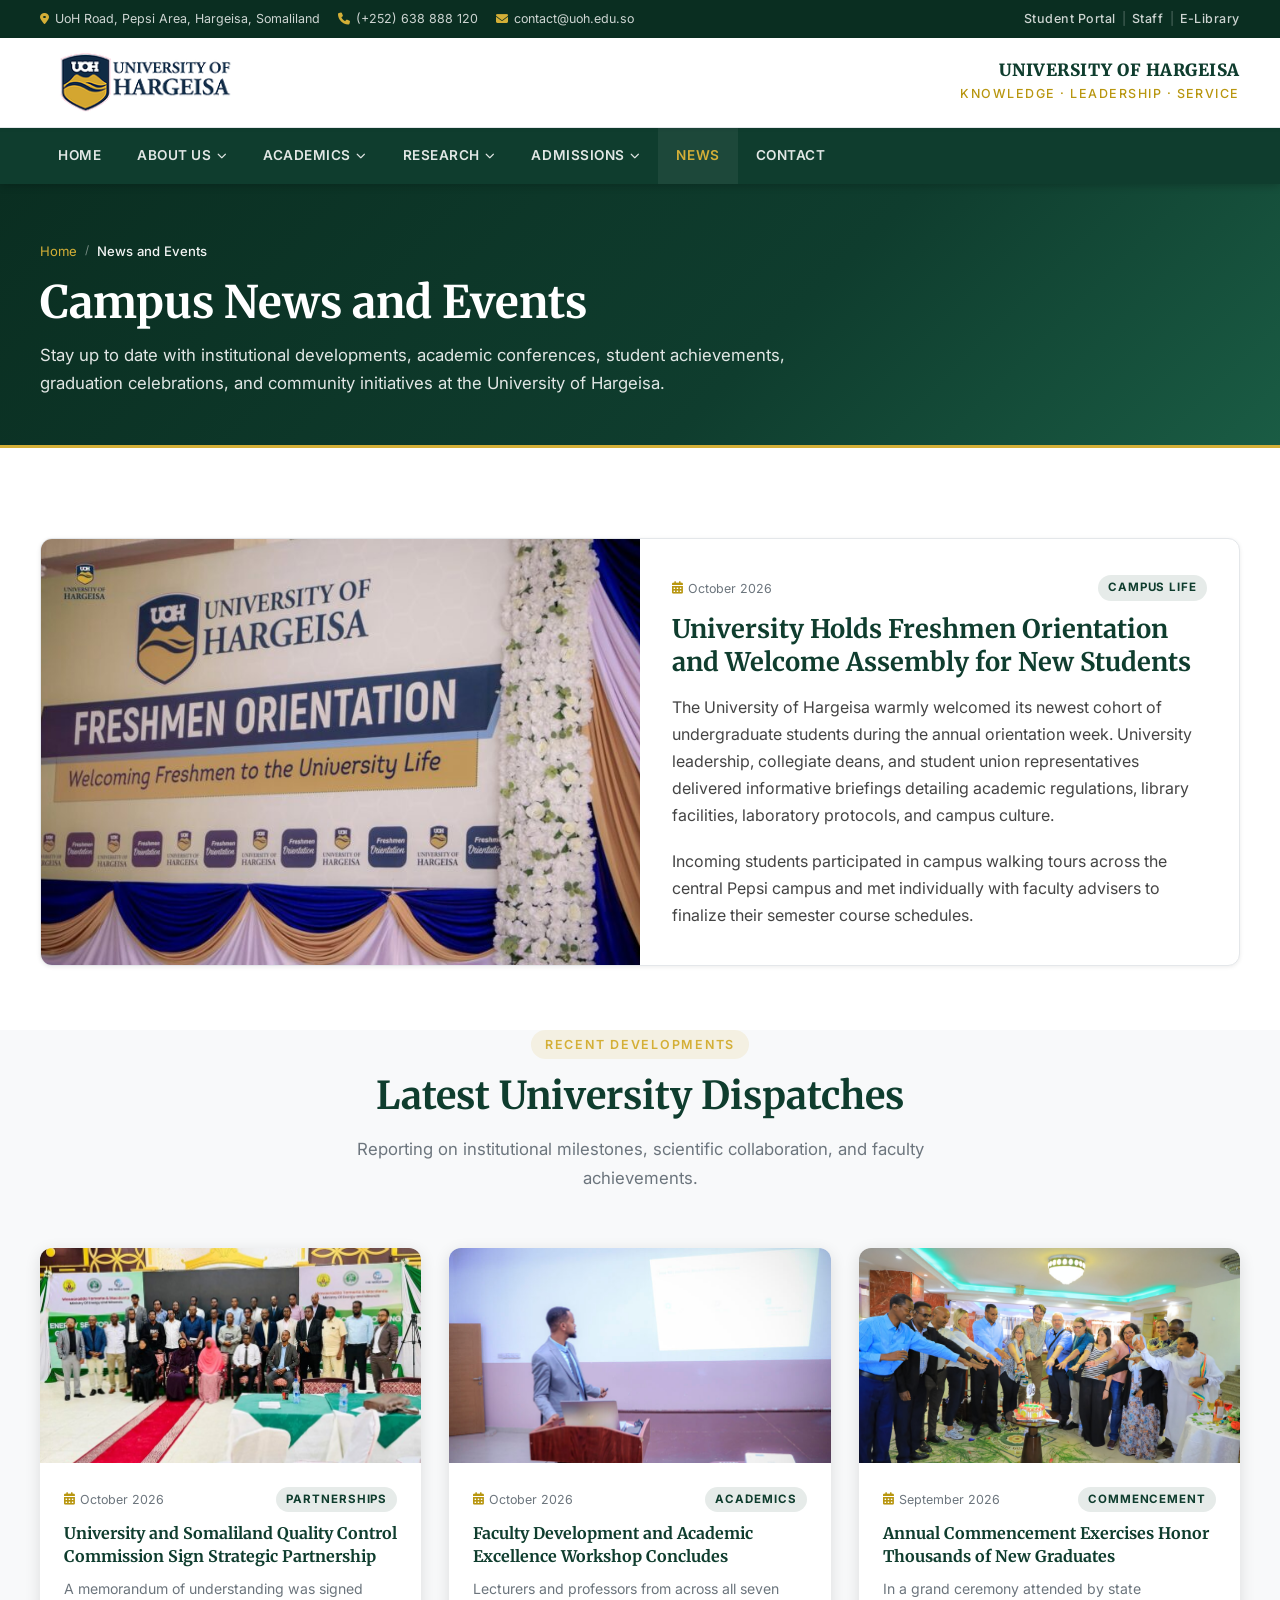
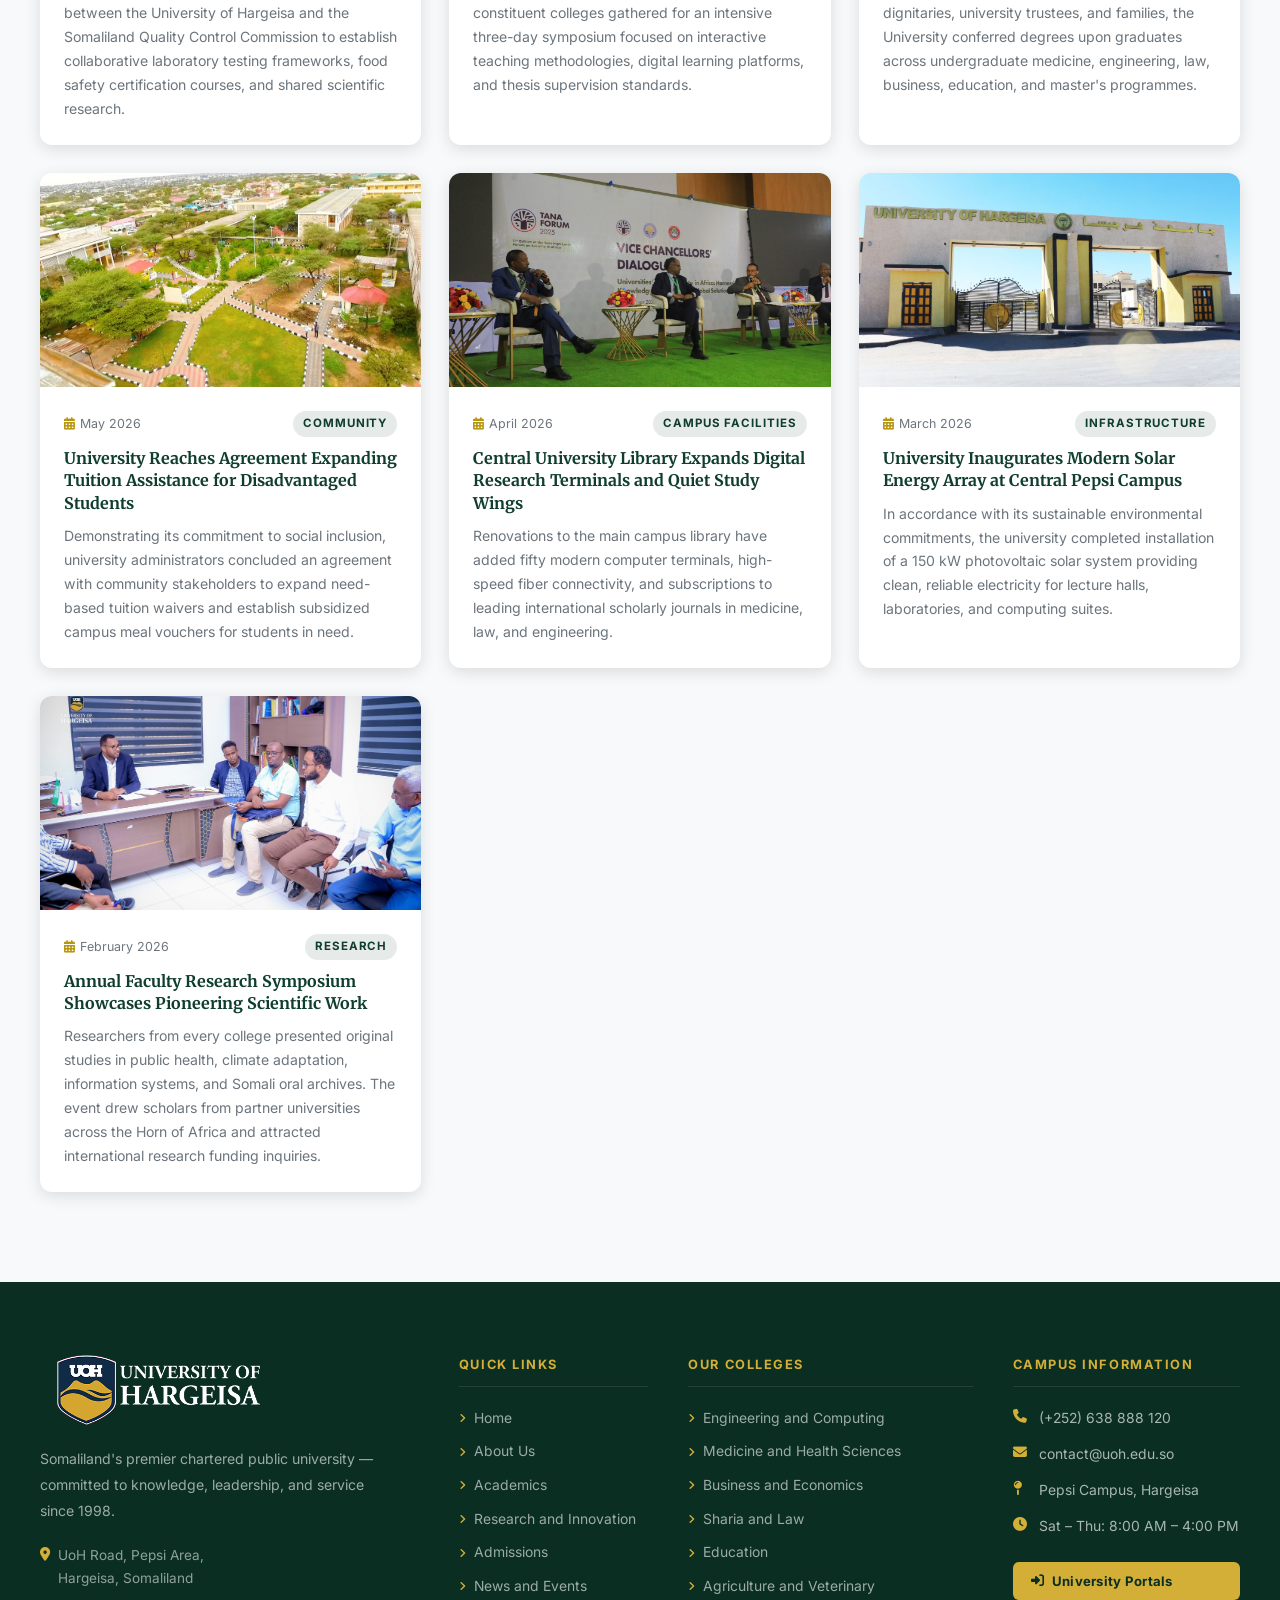
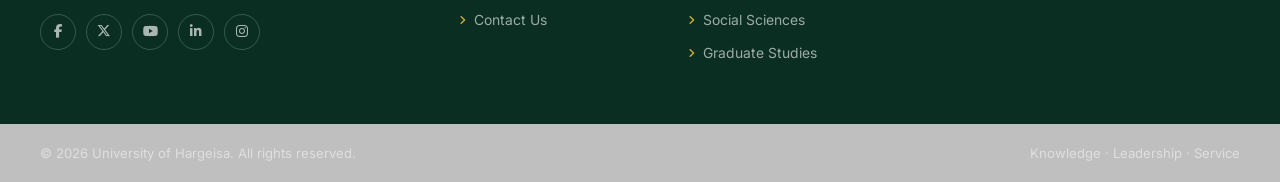
<file: news.html>
<!DOCTYPE html>
<html lang="en">
<head>
  <meta charset="UTF-8" />
  <meta name="viewport" content="width=device-width, initial-scale=1.0" />
  <meta name="description" content="Latest news, academic events, institutional milestones, and campus announcements from the University of Hargeisa." />
  <title>News and Events – University of Hargeisa</title>

  <!-- Favicon -->
  <link rel="icon" type="image/png" href="assets/images/cropped-uoh-site-icon-512-32x32.png" />

  <!-- Google Fonts -->
  <link rel="preconnect" href="https://fonts.googleapis.com" />
  <link rel="preconnect" href="https://fonts.gstatic.com" crossorigin />
  <link href="https://fonts.googleapis.com/css2?family=Merriweather:ital,wght@0,300;0,400;0,700;0,900;1,400" rel="stylesheet" />
  <link href="https://fonts.googleapis.com/css2?family=Inter:wght@300;400;500;600;700" rel="stylesheet" />

  <!-- Font Awesome for icons -->
  <link rel="stylesheet" href="https://cdnjs.cloudflare.com/ajax/libs/font-awesome/6.5.1/css/all.min.css" integrity="sha512-DTOQO9RWCH3ppGqcWaEA1BIZOC6xxalwEsw9c2QQeAIftl+Vegovlnee1c9QX4TctnWMn13TZye+giMm8e2LwA==" crossorigin="anonymous" referrerpolicy="no-referrer" />

  <!-- Stylesheet -->
  <link rel="stylesheet" href="styles.css" />
</head>
<body>

  <!-- ═══════════════════════════════════════
       TOP UTILITY BAR
  ═══════════════════════════════════════ -->
  <div class="top-bar" role="banner">
    <div class="container top-bar__inner">
      <div class="top-bar__left">
        <span><i class="fas fa-map-marker-alt"></i> UoH Road, Pepsi Area, Hargeisa, Somaliland</span>
        <span><i class="fas fa-phone"></i> <a href="tel:+252638888120">(+252) 638 888 120</a></span>
        <span><i class="fas fa-envelope"></i> <a href="mailto:contact@uoh.edu.so">contact@uoh.edu.so</a></span>
      </div>
      <div class="top-bar__right">
        <a href="portal.html#student" class="top-bar__link" aria-label="Student Portal">Student Portal</a>
        <span class="divider">|</span>
        <a href="portal.html#staff" class="top-bar__link" aria-label="Staff Portal">Staff</a>
        <span class="divider">|</span>
        <a href="portal.html#library" class="top-bar__link" aria-label="Digital Library">E-Library</a>
      </div>
    </div>
  </div>

  <!-- ═══════════════════════════════════════
       BRANDING HEADER
  ═══════════════════════════════════════ -->
  <header class="site-header" id="site-header">
    <div class="container site-header__inner">

      <!-- Logo -->
      <a href="index.html" class="site-header__logo" aria-label="University of Hargeisa Home">
        <img
          src="assets/images/UoH_Header_Logo_224x68.png"
          alt="University of Hargeisa – Official Logo"
          width="224"
          height="68"
          loading="eager"
        />
      </a>

      <!-- Motto -->
      <div class="site-header__motto" aria-label="University Motto">
        <span class="motto-title">UNIVERSITY OF HARGEISA</span>
        <span class="motto-tagline">Knowledge · Leadership · Service</span>
      </div>

      <!-- Mobile hamburger -->
      <button class="hamburger" id="hamburger" aria-label="Toggle navigation" aria-expanded="false" aria-controls="main-nav">
        <span class="hamburger__bar"></span>
        <span class="hamburger__bar"></span>
        <span class="hamburger__bar"></span>
      </button>
    </div>
  </header>

  <!-- ═══════════════════════════════════════
       PRIMARY NAVIGATION
  ═══════════════════════════════════════ -->
  <nav class="primary-nav" id="main-nav" aria-label="Primary navigation">
    <div class="container">
      <ul class="nav__list" role="menubar">

        <!-- Home -->
        <li class="nav__item" role="none">
          <a href="index.html" class="nav__link" role="menuitem">Home</a>
        </li>

        <!-- About Us -->
        <li class="nav__item nav__item--dropdown" role="none">
          <a href="about.html" class="nav__link" role="menuitem" aria-haspopup="true" aria-expanded="false">
            About Us <i class="fas fa-chevron-down nav__arrow" aria-hidden="true"></i>
          </a>
          <ul class="dropdown" role="menu" aria-label="About Us submenu">
            <li role="none"><a href="about.html" class="dropdown__link" role="menuitem"><i class="fas fa-info-circle"></i> About Overview</a></li>
            <li role="none"><a href="about.html#vision" class="dropdown__link" role="menuitem"><i class="fas fa-eye"></i> Vision and Mission</a></li>
            <li role="none"><a href="about.html#senate" class="dropdown__link" role="menuitem"><i class="fas fa-landmark"></i> University Senate</a></li>
            <li role="none"><a href="about.html#campuses" class="dropdown__link" role="menuitem"><i class="fas fa-map-marked-alt"></i> Campuses and Facilities</a></li>
          </ul>
        </li>

        <!-- Academics -->
        <li class="nav__item nav__item--dropdown" role="none">
          <a href="academics.html" class="nav__link" role="menuitem" aria-haspopup="true" aria-expanded="false">
            Academics <i class="fas fa-chevron-down nav__arrow" aria-hidden="true"></i>
          </a>
          <ul class="dropdown" role="menu" aria-label="Academics submenu">
            <li role="none"><a href="academics.html" class="dropdown__link" role="menuitem"><i class="fas fa-graduation-cap"></i> Academic Overview</a></li>
            <li role="none"><a href="academics.html#colleges" class="dropdown__link" role="menuitem"><i class="fas fa-university"></i> Colleges and Faculties</a></li>
            <li role="none"><a href="academics.html#graduate" class="dropdown__link" role="menuitem"><i class="fas fa-user-graduate"></i> School of Graduate Studies</a></li>
            <li role="none"><a href="academics.html#institutes" class="dropdown__link" role="menuitem"><i class="fas fa-flask"></i> Research Institutes</a></li>
          </ul>
        </li>

        <!-- Research -->
        <li class="nav__item nav__item--dropdown" role="none">
          <a href="research.html" class="nav__link" role="menuitem" aria-haspopup="true" aria-expanded="false">
            Research <i class="fas fa-chevron-down nav__arrow" aria-hidden="true"></i>
          </a>
          <ul class="dropdown" role="menu" aria-label="Research submenu">
            <li role="none"><a href="research.html" class="dropdown__link" role="menuitem"><i class="fas fa-microscope"></i> Research Overview</a></li>
            <li role="none"><a href="research.html#committee" class="dropdown__link" role="menuitem"><i class="fas fa-users-cog"></i> Research Committee</a></li>
            <li role="none"><a href="research.html#funding" class="dropdown__link" role="menuitem"><i class="fas fa-hand-holding-usd"></i> Grants and Funding</a></li>
            <li role="none"><a href="research.html#publications" class="dropdown__link" role="menuitem"><i class="fas fa-book-open"></i> Publications and Journals</a></li>
          </ul>
        </li>

        <!-- Admissions -->
        <li class="nav__item nav__item--dropdown" role="none">
          <a href="admissions.html" class="nav__link" role="menuitem" aria-haspopup="true" aria-expanded="false">
            Admissions <i class="fas fa-chevron-down nav__arrow" aria-hidden="true"></i>
          </a>
          <ul class="dropdown" role="menu" aria-label="Admissions submenu">
            <li role="none"><a href="admissions.html" class="dropdown__link" role="menuitem"><i class="fas fa-door-open"></i> Admissions Overview</a></li>
            <li role="none"><a href="admissions.html#undergraduate" class="dropdown__link" role="menuitem"><i class="fas fa-user-graduate"></i> Undergraduate Admissions</a></li>
            <li role="none"><a href="admissions.html#graduate" class="dropdown__link" role="menuitem"><i class="fas fa-award"></i> Graduate and Scholarships</a></li>
            <li role="none"><a href="admissions.html#how-to-apply" class="dropdown__link" role="menuitem"><i class="fas fa-file-signature"></i> How to Apply</a></li>
          </ul>
        </li>

        <!-- News -->
        <li class="nav__item" role="none">
          <a href="news.html" class="nav__link nav__link--active" role="menuitem">News</a>
        </li>

        <!-- Contact -->
        <li class="nav__item" role="none">
          <a href="contact.html" class="nav__link" role="menuitem">Contact</a>
        </li>

      </ul>
    </div>
  </nav>

  <!-- ═══════════════════════════════════════
       PAGE HERO BANNER
  ═══════════════════════════════════════ -->
  <header class="page-banner" aria-label="Page header">
    <div class="container page-banner__inner">
      <nav class="breadcrumb" aria-label="Breadcrumb">
        <a href="index.html">Home</a>
        <span class="breadcrumb__separator">/</span>
        <span class="breadcrumb__current">News and Events</span>
      </nav>
      <h1 class="page-banner__title">Campus News and Events</h1>
      <p class="page-banner__lead">
        Stay up to date with institutional developments, academic conferences, student achievements, 
        graduation celebrations, and community initiatives at the University of Hargeisa.
      </p>
    </div>
  </header>

  <!-- ═══════════════════════════════════════
       FEATURED ARTICLE
  ═══════════════════════════════════════ -->
  <section class="section" id="orientation" style="padding-bottom: 40px;">
    <div class="container">
      <article class="college-item" style="padding: 0; overflow: hidden;">
        <div style="display: grid; grid-template-columns: 1fr 1fr; gap: 0;" class="grid-2">
          <div>
            <img
              src="assets/images/850352039_1572212334948381_2900259169198746150_n-768x512.jpg"
              alt="Freshmen orientation and welcome gathering at the University of Hargeisa"
              style="width: 100%; height: 100%; object-fit: cover;"
              loading="eager"
            />
          </div>
          <div style="padding: 36px 32px; display: flex; flex-direction: column; justify-content: center;">
            <div class="news-card__meta" style="margin-bottom: 12px;">
              <span class="news-card__date"><i class="fas fa-calendar-alt"></i> October 2026</span>
              <span class="news-card__tag">Campus Life</span>
            </div>
            <h2 style="font-family: var(--font-heading); font-size: 1.6rem; color: var(--clr-primary); line-height: 1.3; margin-bottom: 14px;">
              University Holds Freshmen Orientation and Welcome Assembly for New Students
            </h2>
            <p style="color: #444444; line-height: 1.7; margin-bottom: 18px;">
              The University of Hargeisa warmly welcomed its newest cohort of undergraduate students during the annual 
              orientation week. University leadership, collegiate deans, and student union representatives delivered 
              informative briefings detailing academic regulations, library facilities, laboratory protocols, and campus culture.
            </p>
            <p style="color: #444444; line-height: 1.7;">
              Incoming students participated in campus walking tours across the central Pepsi campus and met individually 
              with faculty advisers to finalize their semester course schedules.
            </p>
          </div>
        </div>
      </article>
    </div>
  </section>

  <!-- ═══════════════════════════════════════
       NEWS ARTICLES GRID
  ═══════════════════════════════════════ -->
  <section class="section" style="padding-top: 0; background-color: var(--clr-light);">
    <div class="container">
      <div class="section-header">
        <span class="section-eyebrow">Recent Developments</span>
        <h2 class="section-title">Latest University Dispatches</h2>
        <p class="section-subtitle">
          Reporting on institutional milestones, scientific collaboration, and faculty achievements.
        </p>
      </div>

      <div class="grid-3">

        <!-- ARTICLE 2: MOU SIGNING -->
        <article class="news-card" id="mou" tabindex="0">
          <figure class="news-card__img-wrap">
            <img
              src="assets/images/WhatsApp-Image-2026-10-12-at-16.52.36-768x576.jpeg"
              alt="University of Hargeisa and Somaliland Quality Control Commission MoU signing"
              loading="lazy"
            />
          </figure>
          <div class="news-card__body">
            <div class="news-card__meta">
              <span class="news-card__date"><i class="fas fa-calendar-alt"></i> October 2026</span>
              <span class="news-card__tag">Partnerships</span>
            </div>
            <h3 class="news-card__title">
              University and Somaliland Quality Control Commission Sign Strategic Partnership
            </h3>
            <p class="news-card__excerpt">
              A memorandum of understanding was signed between the University of Hargeisa and the Somaliland Quality Control 
              Commission to establish collaborative laboratory testing frameworks, food safety certification courses, 
              and shared scientific research.
            </p>
          </div>
        </article>

        <!-- ARTICLE 3: FACULTY DEVELOPMENT -->
        <article class="news-card" id="faculty" tabindex="0">
          <figure class="news-card__img-wrap">
            <img
              src="assets/images/IMG_7134img_7134-768x512.jpg"
              alt="Faculty development and pedagogical seminar at the University of Hargeisa"
              loading="lazy"
            />
          </figure>
          <div class="news-card__body">
            <div class="news-card__meta">
              <span class="news-card__date"><i class="fas fa-calendar-alt"></i> October 2026</span>
              <span class="news-card__tag">Academics</span>
            </div>
            <h3 class="news-card__title">
              Faculty Development and Academic Excellence Workshop Concludes
            </h3>
            <p class="news-card__excerpt">
              Lecturers and professors from across all seven constituent colleges gathered for an intensive three-day symposium 
              focused on interactive teaching methodologies, digital learning platforms, and thesis supervision standards.
            </p>
          </div>
        </article>

        <!-- ARTICLE 4: ANNUAL GRADUATION -->
        <article class="news-card" id="graduation" tabindex="0">
          <figure class="news-card__img-wrap">
            <img
              src="assets/images/579169354_1279842437518707_6405825726464298076_n.jpg"
              alt="Annual graduation ceremony at the University of Hargeisa"
              loading="lazy"
            />
          </figure>
          <div class="news-card__body">
            <div class="news-card__meta">
              <span class="news-card__date"><i class="fas fa-calendar-alt"></i> September 2026</span>
              <span class="news-card__tag">Commencement</span>
            </div>
            <h3 class="news-card__title">
              Annual Commencement Exercises Honor Thousands of New Graduates
            </h3>
            <p class="news-card__excerpt">
              In a grand ceremony attended by state dignitaries, university trustees, and families, the University conferred 
              degrees upon graduates across undergraduate medicine, engineering, law, business, education, and master's programmes.
            </p>
          </div>
        </article>

        <!-- ARTICLE 5: COMMUNITY AGREEMENT -->
        <article class="news-card" id="community" tabindex="0">
          <figure class="news-card__img-wrap">
            <img
              src="assets/images/Heshiis-Laga-Gaadhay-Arday-Danyar-Ah-oo-Jaamacada-Hargeysi-Cadhisay.webp"
              alt="University community agreement on student scholarships and access initiatives"
              loading="lazy"
            />
          </figure>
          <div class="news-card__body">
            <div class="news-card__meta">
              <span class="news-card__date"><i class="fas fa-calendar-alt"></i> May 2026</span>
              <span class="news-card__tag">Community</span>
            </div>
            <h3 class="news-card__title">
              University Reaches Agreement Expanding Tuition Assistance for Disadvantaged Students
            </h3>
            <p class="news-card__excerpt">
              Demonstrating its commitment to social inclusion, university administrators concluded an agreement with community 
              stakeholders to expand need-based tuition waivers and establish subsidized campus meal vouchers for students in need.
            </p>
          </div>
        </article>

        <!-- ARTICLE 6: CAMPUS LIFE AND LIBRARY -->
        <article class="news-card" id="library-event" tabindex="0">
          <figure class="news-card__img-wrap">
            <img
              src="assets/images/566342927_1267279268775024_5775659463009992771_n.jpg"
              alt="Students utilizing central library study commons at the University of Hargeisa"
              loading="lazy"
            />
          </figure>
          <div class="news-card__body">
            <div class="news-card__meta">
              <span class="news-card__date"><i class="fas fa-calendar-alt"></i> April 2026</span>
              <span class="news-card__tag">Campus Facilities</span>
            </div>
            <h3 class="news-card__title">
              Central University Library Expands Digital Research Terminals and Quiet Study Wings
            </h3>
            <p class="news-card__excerpt">
              Renovations to the main campus library have added fifty modern computer terminals, high-speed fiber connectivity, 
              and subscriptions to leading international scholarly journals in medicine, law, and engineering.
            </p>
          </div>
        </article>

        <!-- ARTICLE 7: CAMPUS GREENING -->
        <article class="news-card" id="campus-update" tabindex="0">
          <figure class="news-card__img-wrap">
            <img
              src="assets/images/5.jpg"
              alt="University of Hargeisa main administrative building"
              loading="lazy"
            />
          </figure>
          <div class="news-card__body">
            <div class="news-card__meta">
              <span class="news-card__date"><i class="fas fa-calendar-alt"></i> March 2026</span>
              <span class="news-card__tag">Infrastructure</span>
            </div>
            <h3 class="news-card__title">
              University Inaugurates Modern Solar Energy Array at Central Pepsi Campus
            </h3>
            <p class="news-card__excerpt">
              In accordance with its sustainable environmental commitments, the university completed installation of a 150 kW 
              photovoltaic solar system providing clean, reliable electricity for lecture halls, laboratories, and computing suites.
            </p>
          </div>
        </article>

        <!-- ARTICLE 7: RESEARCH SYMPOSIUM -->
        <article class="news-card" id="research-symposium" tabindex="0">
          <figure class="news-card__img-wrap">
            <img
              src="assets/images/science-symposium.jpg"
              alt="University of Hargeisa faculty presenting research at the annual academic symposium"
              loading="lazy"
            />
          </figure>
          <div class="news-card__body">
            <div class="news-card__meta">
              <span class="news-card__date"><i class="fas fa-calendar-alt"></i> February 2026</span>
              <span class="news-card__tag">Research</span>
            </div>
            <h3 class="news-card__title">
              Annual Faculty Research Symposium Showcases Pioneering Scientific Work
            </h3>
            <p class="news-card__excerpt">
              Researchers from every college presented original studies in public health, climate adaptation, 
              information systems, and Somali oral archives. The event drew scholars from partner universities 
              across the Horn of Africa and attracted international research funding inquiries.
            </p>
          </div>
        </article>

      </div>
    </div>
  </section>

  <!-- ═══════════════════════════════════════
       FOOTER
  ═══════════════════════════════════════ -->
  <footer class="site-footer" role="contentinfo">
    <div class="site-footer__main">
      <div class="container site-footer__grid">

        <!-- Brand Column -->
        <div class="footer-col footer-col--brand">
          <a href="index.html" aria-label="University of Hargeisa Home">
            <img
              src="assets/images/px2.png"
              alt="University of Hargeisa footer emblem"
              class="footer__logo"
              loading="lazy"
            />
          </a>
          <p class="footer__about">
            Somaliland's premier chartered public university — committed to knowledge, leadership, 
            and service since 1998.
          </p>
          <address class="footer__address">
            <i class="fas fa-map-marker-alt"></i>
            UoH Road, Pepsi Area,<br />Hargeisa, Somaliland
          </address>
          <div class="footer__social" aria-label="Follow us">
            <a href="https://www.facebook.com/universityofhargeisa" target="_blank" rel="noopener" aria-label="Facebook"><i class="fab fa-facebook-f"></i></a>
            <a href="https://twitter.com/UoH_Official" target="_blank" rel="noopener" aria-label="Twitter/X"><i class="fab fa-x-twitter"></i></a>
            <a href="https://www.youtube.com/@UniversityofHargeisa" target="_blank" rel="noopener" aria-label="YouTube"><i class="fab fa-youtube"></i></a>
            <a href="https://www.linkedin.com/school/university-of-hargeisa/" target="_blank" rel="noopener" aria-label="LinkedIn"><i class="fab fa-linkedin-in"></i></a>
            <a href="https://www.instagram.com/universityofhargeisa/" target="_blank" rel="noopener" aria-label="Instagram"><i class="fab fa-instagram"></i></a>
          </div>
        </div>

        <!-- Quick Links -->
        <nav class="footer-col" aria-label="Quick links">
          <h4 class="footer-col__heading">Quick Links</h4>
          <ul class="footer-col__list">
            <li><a href="index.html"><i class="fas fa-angle-right"></i> Home</a></li>
            <li><a href="about.html"><i class="fas fa-angle-right"></i> About Us</a></li>
            <li><a href="academics.html"><i class="fas fa-angle-right"></i> Academics</a></li>
            <li><a href="research.html"><i class="fas fa-angle-right"></i> Research and Innovation</a></li>
            <li><a href="admissions.html"><i class="fas fa-angle-right"></i> Admissions</a></li>
            <li><a href="news.html"><i class="fas fa-angle-right"></i> News and Events</a></li>
            <li><a href="contact.html"><i class="fas fa-angle-right"></i> Contact Us</a></li>
          </ul>
        </nav>

        <!-- Colleges -->
        <nav class="footer-col" aria-label="Colleges">
          <h4 class="footer-col__heading">Our Colleges</h4>
          <ul class="footer-col__list">
            <li><a href="academics.html#engineering"><i class="fas fa-angle-right"></i> Engineering and Computing</a></li>
            <li><a href="academics.html#medicine"><i class="fas fa-angle-right"></i> Medicine and Health Sciences</a></li>
            <li><a href="academics.html#business"><i class="fas fa-angle-right"></i> Business and Economics</a></li>
            <li><a href="academics.html#law"><i class="fas fa-angle-right"></i> Sharia and Law</a></li>
            <li><a href="academics.html#education"><i class="fas fa-angle-right"></i> Education</a></li>
            <li><a href="academics.html#agriculture"><i class="fas fa-angle-right"></i> Agriculture and Veterinary</a></li>
            <li><a href="academics.html#social-sciences"><i class="fas fa-angle-right"></i> Social Sciences</a></li>
            <li><a href="academics.html#graduate"><i class="fas fa-angle-right"></i> Graduate Studies</a></li>
          </ul>
        </nav>

        <!-- Contact -->
        <div class="footer-col" aria-label="Contact information">
          <h4 class="footer-col__heading">Campus Information</h4>
          <ul class="footer-col__contact-list">
            <li>
              <i class="fas fa-phone" aria-hidden="true"></i>
              <a href="tel:+252638888120">(+252) 638 888 120</a>
            </li>
            <li>
              <i class="fas fa-envelope" aria-hidden="true"></i>
              <a href="mailto:contact@uoh.edu.so">contact@uoh.edu.so</a>
            </li>
            <li>
              <i class="fas fa-map-pin" aria-hidden="true"></i>
              <span>Pepsi Campus, Hargeisa</span>
            </li>
            <li>
              <i class="fas fa-clock" aria-hidden="true"></i>
              <span>Sat – Thu: 8:00 AM – 4:00 PM</span>
            </li>
          </ul>

          <div class="footer__portals">
            <a href="portal.html" class="btn btn--gold btn--sm">
              <i class="fas fa-sign-in-alt"></i> University Portals
            </a>
          </div>
        </div>

      </div>
    </div>

    <!-- Bottom bar -->
    <div class="site-footer__bottom">
      <div class="container site-footer__bottom-inner">
        <p>© <span id="copyright-year">2026</span> University of Hargeisa. All rights reserved.</p>
        <p class="footer__credits">Knowledge · Leadership · Service</p>
      </div>
    </div>
  </footer>

  <!-- ═══════════════════════════════════════
       BACK TO TOP
  ═══════════════════════════════════════ -->
  <button class="back-to-top" id="back-to-top" aria-label="Back to top" hidden>
    <i class="fas fa-chevron-up"></i>
  </button>

  <script src="script.js"></script>
</body>
</html>
</file>
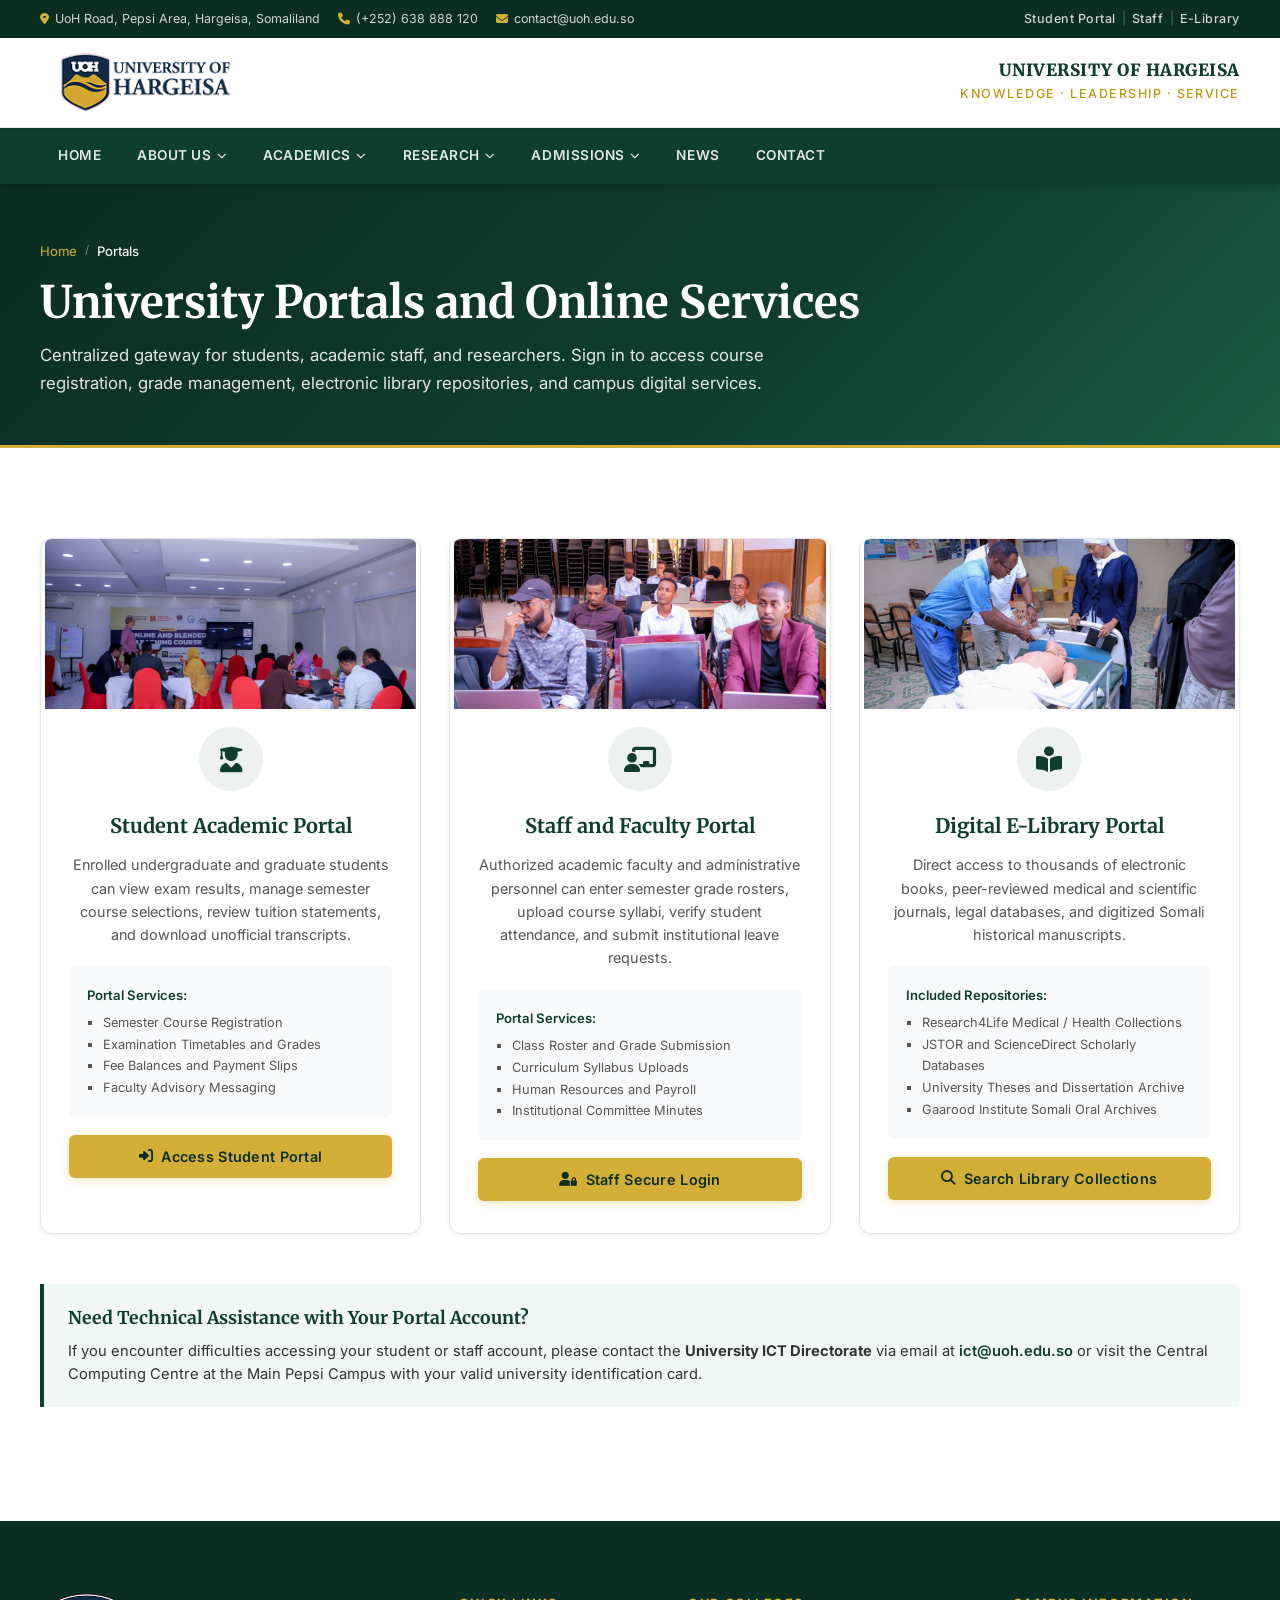
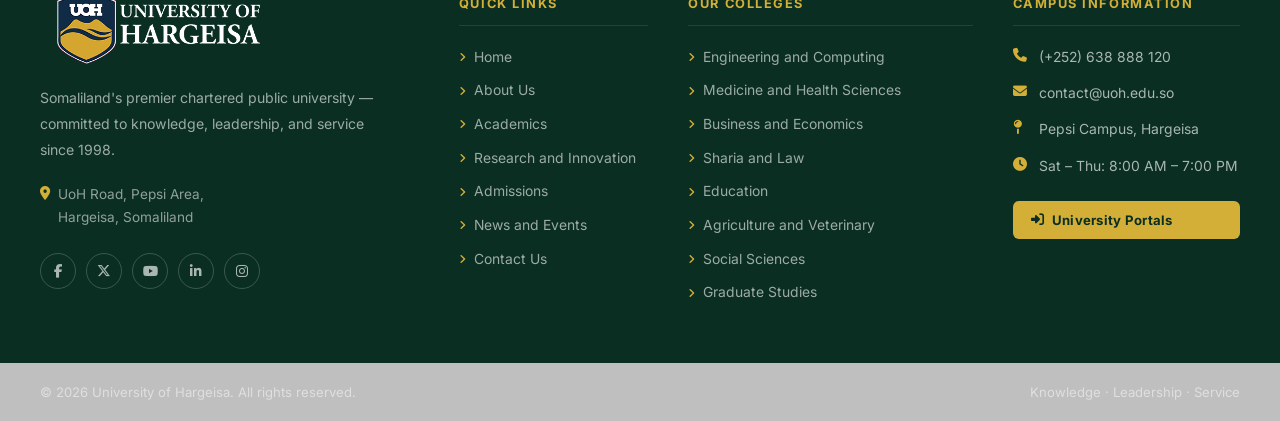
<file: portal.html>
<!DOCTYPE html>
<html lang="en">
<head>
  <meta charset="UTF-8" />
  <meta name="viewport" content="width=device-width, initial-scale=1.0" />
  <meta name="description" content="University of Hargeisa Digital Portals – Access student registration, staff records, digital library databases, and alumni services." />
  <title>University Portals – University of Hargeisa</title>

  <!-- Favicon -->
  <link rel="icon" type="image/png" href="assets/images/cropped-uoh-site-icon-512-32x32.png" />

  <!-- Google Fonts -->
  <link rel="preconnect" href="https://fonts.googleapis.com" />
  <link rel="preconnect" href="https://fonts.gstatic.com" crossorigin />
  <link href="https://fonts.googleapis.com/css2?family=Merriweather:ital,wght@0,300;0,400;0,700;0,900;1,400" rel="stylesheet" />
  <link href="https://fonts.googleapis.com/css2?family=Inter:wght@300;400;500;600;700" rel="stylesheet" />

  <!-- Font Awesome for icons -->
  <link rel="stylesheet" href="https://cdnjs.cloudflare.com/ajax/libs/font-awesome/6.5.1/css/all.min.css" integrity="sha512-DTOQO9RWCH3ppGqcWaEA1BIZOC6xxalwEsw9c2QQeAIftl+Vegovlnee1c9QX4TctnWMn13TZye+giMm8e2LwA==" crossorigin="anonymous" referrerpolicy="no-referrer" />

  <!-- Stylesheet -->
  <link rel="stylesheet" href="styles.css" />
</head>
<body>

  <!-- ═══════════════════════════════════════
       TOP UTILITY BAR
  ═══════════════════════════════════════ -->
  <div class="top-bar" role="banner">
    <div class="container top-bar__inner">
      <div class="top-bar__left">
        <span><i class="fas fa-map-marker-alt"></i> UoH Road, Pepsi Area, Hargeisa, Somaliland</span>
        <span><i class="fas fa-phone"></i> <a href="tel:+252638888120">(+252) 638 888 120</a></span>
        <span><i class="fas fa-envelope"></i> <a href="mailto:contact@uoh.edu.so">contact@uoh.edu.so</a></span>
      </div>
      <div class="top-bar__right">
        <a href="portal.html#student" class="top-bar__link" aria-label="Student Portal">Student Portal</a>
        <span class="divider">|</span>
        <a href="portal.html#staff" class="top-bar__link" aria-label="Staff Portal">Staff</a>
        <span class="divider">|</span>
        <a href="portal.html#library" class="top-bar__link" aria-label="Digital Library">E-Library</a>
      </div>
    </div>
  </div>

  <!-- ═══════════════════════════════════════
       BRANDING HEADER
  ═══════════════════════════════════════ -->
  <header class="site-header" id="site-header">
    <div class="container site-header__inner">

      <!-- Logo -->
      <a href="index.html" class="site-header__logo" aria-label="University of Hargeisa Home">
        <img
          src="assets/images/UoH_Header_Logo_224x68.png"
          alt="University of Hargeisa – Official Logo"
          width="224"
          height="68"
          loading="eager"
        />
      </a>

      <!-- Motto -->
      <div class="site-header__motto" aria-label="University Motto">
        <span class="motto-title">UNIVERSITY OF HARGEISA</span>
        <span class="motto-tagline">Knowledge · Leadership · Service</span>
      </div>

      <!-- Mobile hamburger -->
      <button class="hamburger" id="hamburger" aria-label="Toggle navigation" aria-expanded="false" aria-controls="main-nav">
        <span class="hamburger__bar"></span>
        <span class="hamburger__bar"></span>
        <span class="hamburger__bar"></span>
      </button>
    </div>
  </header>

  <!-- ═══════════════════════════════════════
       PRIMARY NAVIGATION
  ═══════════════════════════════════════ -->
  <nav class="primary-nav" id="main-nav" aria-label="Primary navigation">
    <div class="container">
      <ul class="nav__list" role="menubar">

        <!-- Home -->
        <li class="nav__item" role="none">
          <a href="index.html" class="nav__link" role="menuitem">Home</a>
        </li>

        <!-- About Us -->
        <li class="nav__item nav__item--dropdown" role="none">
          <a href="about.html" class="nav__link" role="menuitem" aria-haspopup="true" aria-expanded="false">
            About Us <i class="fas fa-chevron-down nav__arrow" aria-hidden="true"></i>
          </a>
          <ul class="dropdown" role="menu" aria-label="About Us submenu">
            <li role="none"><a href="about.html" class="dropdown__link" role="menuitem"><i class="fas fa-info-circle"></i> About Overview</a></li>
            <li role="none"><a href="about.html#vision" class="dropdown__link" role="menuitem"><i class="fas fa-eye"></i> Vision and Mission</a></li>
            <li role="none"><a href="about.html#senate" class="dropdown__link" role="menuitem"><i class="fas fa-landmark"></i> University Senate</a></li>
            <li role="none"><a href="about.html#campuses" class="dropdown__link" role="menuitem"><i class="fas fa-map-marked-alt"></i> Campuses and Facilities</a></li>
          </ul>
        </li>

        <!-- Academics -->
        <li class="nav__item nav__item--dropdown" role="none">
          <a href="academics.html" class="nav__link" role="menuitem" aria-haspopup="true" aria-expanded="false">
            Academics <i class="fas fa-chevron-down nav__arrow" aria-hidden="true"></i>
          </a>
          <ul class="dropdown" role="menu" aria-label="Academics submenu">
            <li role="none"><a href="academics.html" class="dropdown__link" role="menuitem"><i class="fas fa-graduation-cap"></i> Academic Overview</a></li>
            <li role="none"><a href="academics.html#colleges" class="dropdown__link" role="menuitem"><i class="fas fa-university"></i> Colleges and Faculties</a></li>
            <li role="none"><a href="academics.html#graduate" class="dropdown__link" role="menuitem"><i class="fas fa-user-graduate"></i> School of Graduate Studies</a></li>
            <li role="none"><a href="academics.html#institutes" class="dropdown__link" role="menuitem"><i class="fas fa-flask"></i> Research Institutes</a></li>
          </ul>
        </li>

        <!-- Research -->
        <li class="nav__item nav__item--dropdown" role="none">
          <a href="research.html" class="nav__link" role="menuitem" aria-haspopup="true" aria-expanded="false">
            Research <i class="fas fa-chevron-down nav__arrow" aria-hidden="true"></i>
          </a>
          <ul class="dropdown" role="menu" aria-label="Research submenu">
            <li role="none"><a href="research.html" class="dropdown__link" role="menuitem"><i class="fas fa-microscope"></i> Research Overview</a></li>
            <li role="none"><a href="research.html#committee" class="dropdown__link" role="menuitem"><i class="fas fa-users-cog"></i> Research Committee</a></li>
            <li role="none"><a href="research.html#funding" class="dropdown__link" role="menuitem"><i class="fas fa-hand-holding-usd"></i> Grants and Funding</a></li>
            <li role="none"><a href="research.html#publications" class="dropdown__link" role="menuitem"><i class="fas fa-book-open"></i> Publications and Journals</a></li>
          </ul>
        </li>

        <!-- Admissions -->
        <li class="nav__item nav__item--dropdown" role="none">
          <a href="admissions.html" class="nav__link" role="menuitem" aria-haspopup="true" aria-expanded="false">
            Admissions <i class="fas fa-chevron-down nav__arrow" aria-hidden="true"></i>
          </a>
          <ul class="dropdown" role="menu" aria-label="Admissions submenu">
            <li role="none"><a href="admissions.html" class="dropdown__link" role="menuitem"><i class="fas fa-door-open"></i> Admissions Overview</a></li>
            <li role="none"><a href="admissions.html#undergraduate" class="dropdown__link" role="menuitem"><i class="fas fa-user-graduate"></i> Undergraduate Admissions</a></li>
            <li role="none"><a href="admissions.html#graduate" class="dropdown__link" role="menuitem"><i class="fas fa-award"></i> Graduate and Scholarships</a></li>
            <li role="none"><a href="admissions.html#how-to-apply" class="dropdown__link" role="menuitem"><i class="fas fa-file-signature"></i> How to Apply</a></li>
          </ul>
        </li>

        <!-- News -->
        <li class="nav__item" role="none">
          <a href="news.html" class="nav__link" role="menuitem">News</a>
        </li>

        <!-- Contact -->
        <li class="nav__item" role="none">
          <a href="contact.html" class="nav__link" role="menuitem">Contact</a>
        </li>

      </ul>
    </div>
  </nav>

  <!-- ═══════════════════════════════════════
       PAGE HERO BANNER
  ═══════════════════════════════════════ -->
  <header class="page-banner" aria-label="Page header">
    <div class="container page-banner__inner">
      <nav class="breadcrumb" aria-label="Breadcrumb">
        <a href="index.html">Home</a>
        <span class="breadcrumb__separator">/</span>
        <span class="breadcrumb__current">Portals</span>
      </nav>
      <h1 class="page-banner__title">University Portals and Online Services</h1>
      <p class="page-banner__lead">
        Centralized gateway for students, academic staff, and researchers. Sign in to access course registration, 
        grade management, electronic library repositories, and campus digital services.
      </p>
    </div>
  </header>

  <!-- ═══════════════════════════════════════
       PORTALS DIRECTORY
  ═══════════════════════════════════════ -->
  <main class="section">
    <div class="container">

      <div class="grid-3" style="margin-bottom: 50px;">

        <!-- STUDENT PORTAL -->
        <div class="portal-card" id="student">
          <figure style="margin: -24px -24px 18px -24px; overflow: hidden; border-radius: var(--radius-sm) var(--radius-sm) 0 0; height: 170px;">
            <img
              src="assets/images/student-conference.jpg"
              alt="Students studying and collaborating at the University of Hargeisa"
              style="width: 100%; height: 100%; object-fit: cover;"
              loading="lazy"
            />
          </figure>
          <div class="portal-card__icon"><i class="fas fa-user-graduate"></i></div>
          <h2 class="portal-card__title">Student Academic Portal</h2>
          <p class="portal-card__desc">
            Enrolled undergraduate and graduate students can view exam results, manage semester course selections, 
            review tuition statements, and download unofficial transcripts.
          </p>
          <div style="background: var(--clr-light); padding: 18px; border-radius: var(--radius-sm); margin-bottom: 18px; text-align: left;">
            <div style="font-size: 0.82rem; font-weight: 600; color: var(--clr-primary); margin-bottom: 6px;">Portal Services:</div>
            <ul style="font-size: 0.8rem; color: #555555; list-style: square; padding-left: 16px;">
              <li>Semester Course Registration</li>
              <li>Examination Timetables and Grades</li>
              <li>Fee Balances and Payment Slips</li>
              <li>Faculty Advisory Messaging</li>
            </ul>
          </div>
          <button type="button" class="btn btn--primary btn--full" onclick="alert('Student Portal: Please enter your Student Registration Number and Password to access your profile.');">
            <i class="fas fa-sign-in-alt"></i> Access Student Portal
          </button>
        </div>

        <!-- STAFF PORTAL -->
        <div class="portal-card" id="staff">
          <figure style="margin: -24px -24px 18px -24px; overflow: hidden; border-radius: var(--radius-sm) var(--radius-sm) 0 0; height: 170px;">
            <img
              src="assets/images/graduate-lecture.jpg"
              alt="Academic faculty delivering a postgraduate lecture at the University of Hargeisa"
              style="width: 100%; height: 100%; object-fit: cover;"
              loading="lazy"
            />
          </figure>
          <div class="portal-card__icon"><i class="fas fa-chalkboard-teacher"></i></div>
          <h2 class="portal-card__title">Staff and Faculty Portal</h2>
          <p class="portal-card__desc">
            Authorized academic faculty and administrative personnel can enter semester grade rosters, 
            upload course syllabi, verify student attendance, and submit institutional leave requests.
          </p>
          <div style="background: var(--clr-light); padding: 18px; border-radius: var(--radius-sm); margin-bottom: 18px; text-align: left;">
            <div style="font-size: 0.82rem; font-weight: 600; color: var(--clr-primary); margin-bottom: 6px;">Portal Services:</div>
            <ul style="font-size: 0.8rem; color: #555555; list-style: square; padding-left: 16px;">
              <li>Class Roster and Grade Submission</li>
              <li>Curriculum Syllabus Uploads</li>
              <li>Human Resources and Payroll</li>
              <li>Institutional Committee Minutes</li>
            </ul>
          </div>
          <button type="button" class="btn btn--primary btn--full" onclick="alert('Staff Portal: Please enter your Institutional Staff ID and Network Credentials to proceed.');">
            <i class="fas fa-user-lock"></i> Staff Secure Login
          </button>
        </div>

        <!-- E-LIBRARY PORTAL -->
        <div class="portal-card" id="library">
          <figure style="margin: -24px -24px 18px -24px; overflow: hidden; border-radius: var(--radius-sm) var(--radius-sm) 0 0; height: 170px;">
            <img
              src="assets/images/library-research.jpg"
              alt="Students researching in the University of Hargeisa digital library"
              style="width: 100%; height: 100%; object-fit: cover;"
              loading="lazy"
            />
          </figure>
          <div class="portal-card__icon"><i class="fas fa-book-reader"></i></div>
          <h2 class="portal-card__title">Digital E-Library Portal</h2>
          <p class="portal-card__desc">
            Direct access to thousands of electronic books, peer-reviewed medical and scientific journals, 
            legal databases, and digitized Somali historical manuscripts.
          </p>
          <div style="background: var(--clr-light); padding: 18px; border-radius: var(--radius-sm); margin-bottom: 18px; text-align: left;">
            <div style="font-size: 0.82rem; font-weight: 600; color: var(--clr-primary); margin-bottom: 6px;">Included Repositories:</div>
            <ul style="font-size: 0.8rem; color: #555555; list-style: square; padding-left: 16px;">
              <li>Research4Life Medical / Health Collections</li>
              <li>JSTOR and ScienceDirect Scholarly Databases</li>
              <li>University Theses and Dissertation Archive</li>
              <li>Gaarood Institute Somali Oral Archives</li>
            </ul>
          </div>
          <button type="button" class="btn btn--primary btn--full" onclick="alert('Digital E-Library: Connecting to the University Knowledge Repository. Open on campus or via student account.');">
            <i class="fas fa-search"></i> Search Library Collections
          </button>
        </div>

      </div>

      <!-- PORTAL ASSISTANCE CALLOUT -->
      <div class="callout-box" style="margin-top: 20px;">
        <h4>Need Technical Assistance with Your Portal Account?</h4>
        <p>
          If you encounter difficulties accessing your student or staff account, please contact the 
          <strong>University ICT Directorate</strong> via email at <a href="mailto:ict@uoh.edu.so" style="color: var(--clr-primary); font-weight: 600;">ict@uoh.edu.so</a> 
          or visit the Central Computing Centre at the Main Pepsi Campus with your valid university identification card.
        </p>
      </div>

    </div>
  </main>

  <!-- ═══════════════════════════════════════
       FOOTER
  ═══════════════════════════════════════ -->
  <footer class="site-footer" role="contentinfo">
    <div class="site-footer__main">
      <div class="container site-footer__grid">

        <!-- Brand Column -->
        <div class="footer-col footer-col--brand">
          <a href="index.html" aria-label="University of Hargeisa Home">
            <img
              src="assets/images/px2.png"
              alt="University of Hargeisa footer emblem"
              class="footer__logo"
              loading="lazy"
            />
          </a>
          <p class="footer__about">
            Somaliland's premier chartered public university — committed to knowledge, leadership, 
            and service since 1998.
          </p>
          <address class="footer__address">
            <i class="fas fa-map-marker-alt"></i>
            UoH Road, Pepsi Area,<br />Hargeisa, Somaliland
          </address>
          <div class="footer__social" aria-label="Follow us">
            <a href="https://www.facebook.com/universityofhargeisa" target="_blank" rel="noopener" aria-label="Facebook"><i class="fab fa-facebook-f"></i></a>
            <a href="https://twitter.com/UoH_Official" target="_blank" rel="noopener" aria-label="Twitter/X"><i class="fab fa-x-twitter"></i></a>
            <a href="https://www.youtube.com/@UniversityofHargeisa" target="_blank" rel="noopener" aria-label="YouTube"><i class="fab fa-youtube"></i></a>
            <a href="https://www.linkedin.com/school/university-of-hargeisa/" target="_blank" rel="noopener" aria-label="LinkedIn"><i class="fab fa-linkedin-in"></i></a>
            <a href="https://www.instagram.com/universityofhargeisa/" target="_blank" rel="noopener" aria-label="Instagram"><i class="fab fa-instagram"></i></a>
          </div>
        </div>

        <!-- Quick Links -->
        <nav class="footer-col" aria-label="Quick links">
          <h4 class="footer-col__heading">Quick Links</h4>
          <ul class="footer-col__list">
            <li><a href="index.html"><i class="fas fa-angle-right"></i> Home</a></li>
            <li><a href="about.html"><i class="fas fa-angle-right"></i> About Us</a></li>
            <li><a href="academics.html"><i class="fas fa-angle-right"></i> Academics</a></li>
            <li><a href="research.html"><i class="fas fa-angle-right"></i> Research and Innovation</a></li>
            <li><a href="admissions.html"><i class="fas fa-angle-right"></i> Admissions</a></li>
            <li><a href="news.html"><i class="fas fa-angle-right"></i> News and Events</a></li>
            <li><a href="contact.html"><i class="fas fa-angle-right"></i> Contact Us</a></li>
          </ul>
        </nav>

        <!-- Colleges -->
        <nav class="footer-col" aria-label="Colleges">
          <h4 class="footer-col__heading">Our Colleges</h4>
          <ul class="footer-col__list">
            <li><a href="academics.html#engineering"><i class="fas fa-angle-right"></i> Engineering and Computing</a></li>
            <li><a href="academics.html#medicine"><i class="fas fa-angle-right"></i> Medicine and Health Sciences</a></li>
            <li><a href="academics.html#business"><i class="fas fa-angle-right"></i> Business and Economics</a></li>
            <li><a href="academics.html#law"><i class="fas fa-angle-right"></i> Sharia and Law</a></li>
            <li><a href="academics.html#education"><i class="fas fa-angle-right"></i> Education</a></li>
            <li><a href="academics.html#agriculture"><i class="fas fa-angle-right"></i> Agriculture and Veterinary</a></li>
            <li><a href="academics.html#social-sciences"><i class="fas fa-angle-right"></i> Social Sciences</a></li>
            <li><a href="academics.html#graduate"><i class="fas fa-angle-right"></i> Graduate Studies</a></li>
          </ul>
        </nav>

        <!-- Contact -->
        <div class="footer-col" aria-label="Contact information">
          <h4 class="footer-col__heading">Campus Information</h4>
          <ul class="footer-col__contact-list">
            <li>
              <i class="fas fa-phone" aria-hidden="true"></i>
              <a href="tel:+252638888120">(+252) 638 888 120</a>
            </li>
            <li>
              <i class="fas fa-envelope" aria-hidden="true"></i>
              <a href="mailto:contact@uoh.edu.so">contact@uoh.edu.so</a>
            </li>
            <li>
              <i class="fas fa-map-pin" aria-hidden="true"></i>
              <span>Pepsi Campus, Hargeisa</span>
            </li>
            <li>
              <i class="fas fa-clock" aria-hidden="true"></i>
              <span>Sat – Thu: 8:00 AM – 7:00 PM</span>
            </li>
          </ul>

          <div class="footer__portals">
            <a href="portal.html" class="btn btn--gold btn--sm">
              <i class="fas fa-sign-in-alt"></i> University Portals
            </a>
          </div>
        </div>

      </div>
    </div>

    <!-- Bottom bar -->
    <div class="site-footer__bottom">
      <div class="container site-footer__bottom-inner">
        <p>© <span id="copyright-year">2026</span> University of Hargeisa. All rights reserved.</p>
        <p class="footer__credits">Knowledge · Leadership · Service</p>
      </div>
    </div>
  </footer>

  <!-- ═══════════════════════════════════════
       BACK TO TOP
  ═══════════════════════════════════════ -->
  <button class="back-to-top" id="back-to-top" aria-label="Back to top" hidden>
    <i class="fas fa-chevron-up"></i>
  </button>

  <script src="script.js"></script>
</body>
</html>
</file>
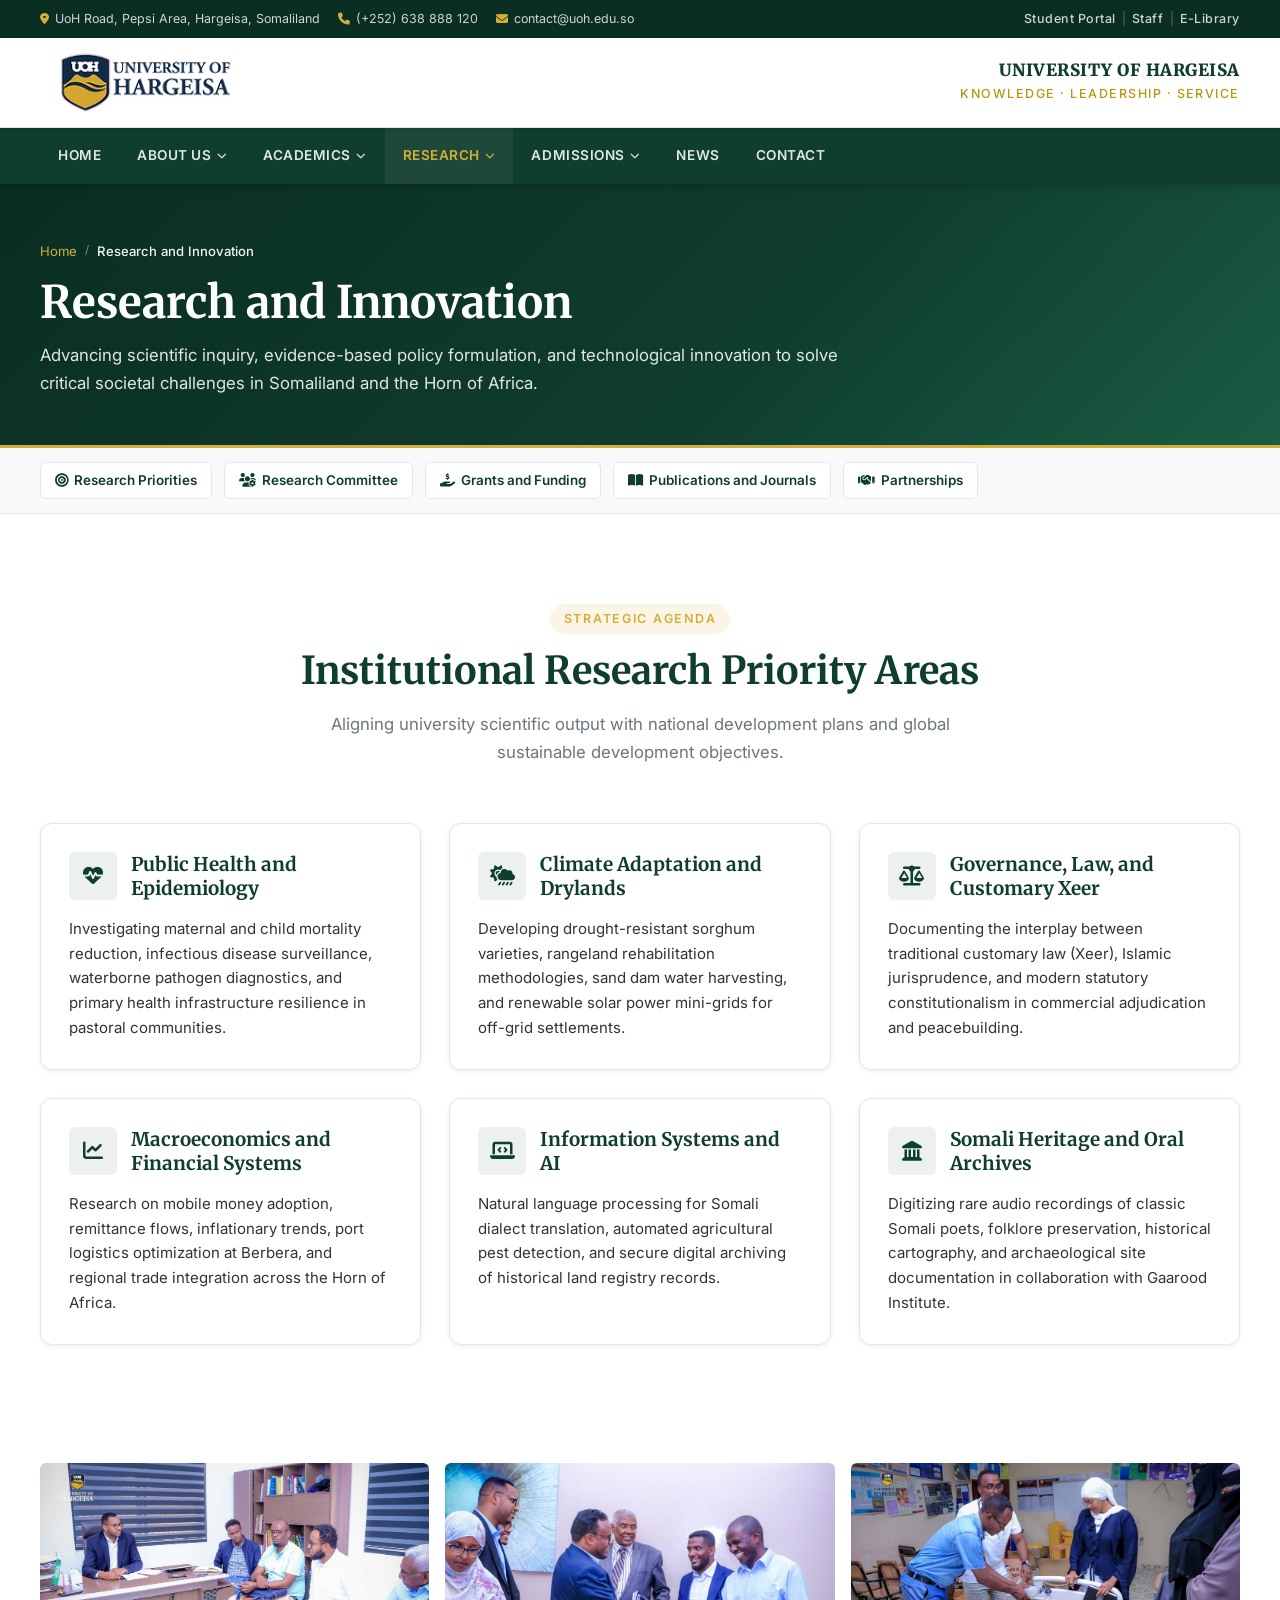
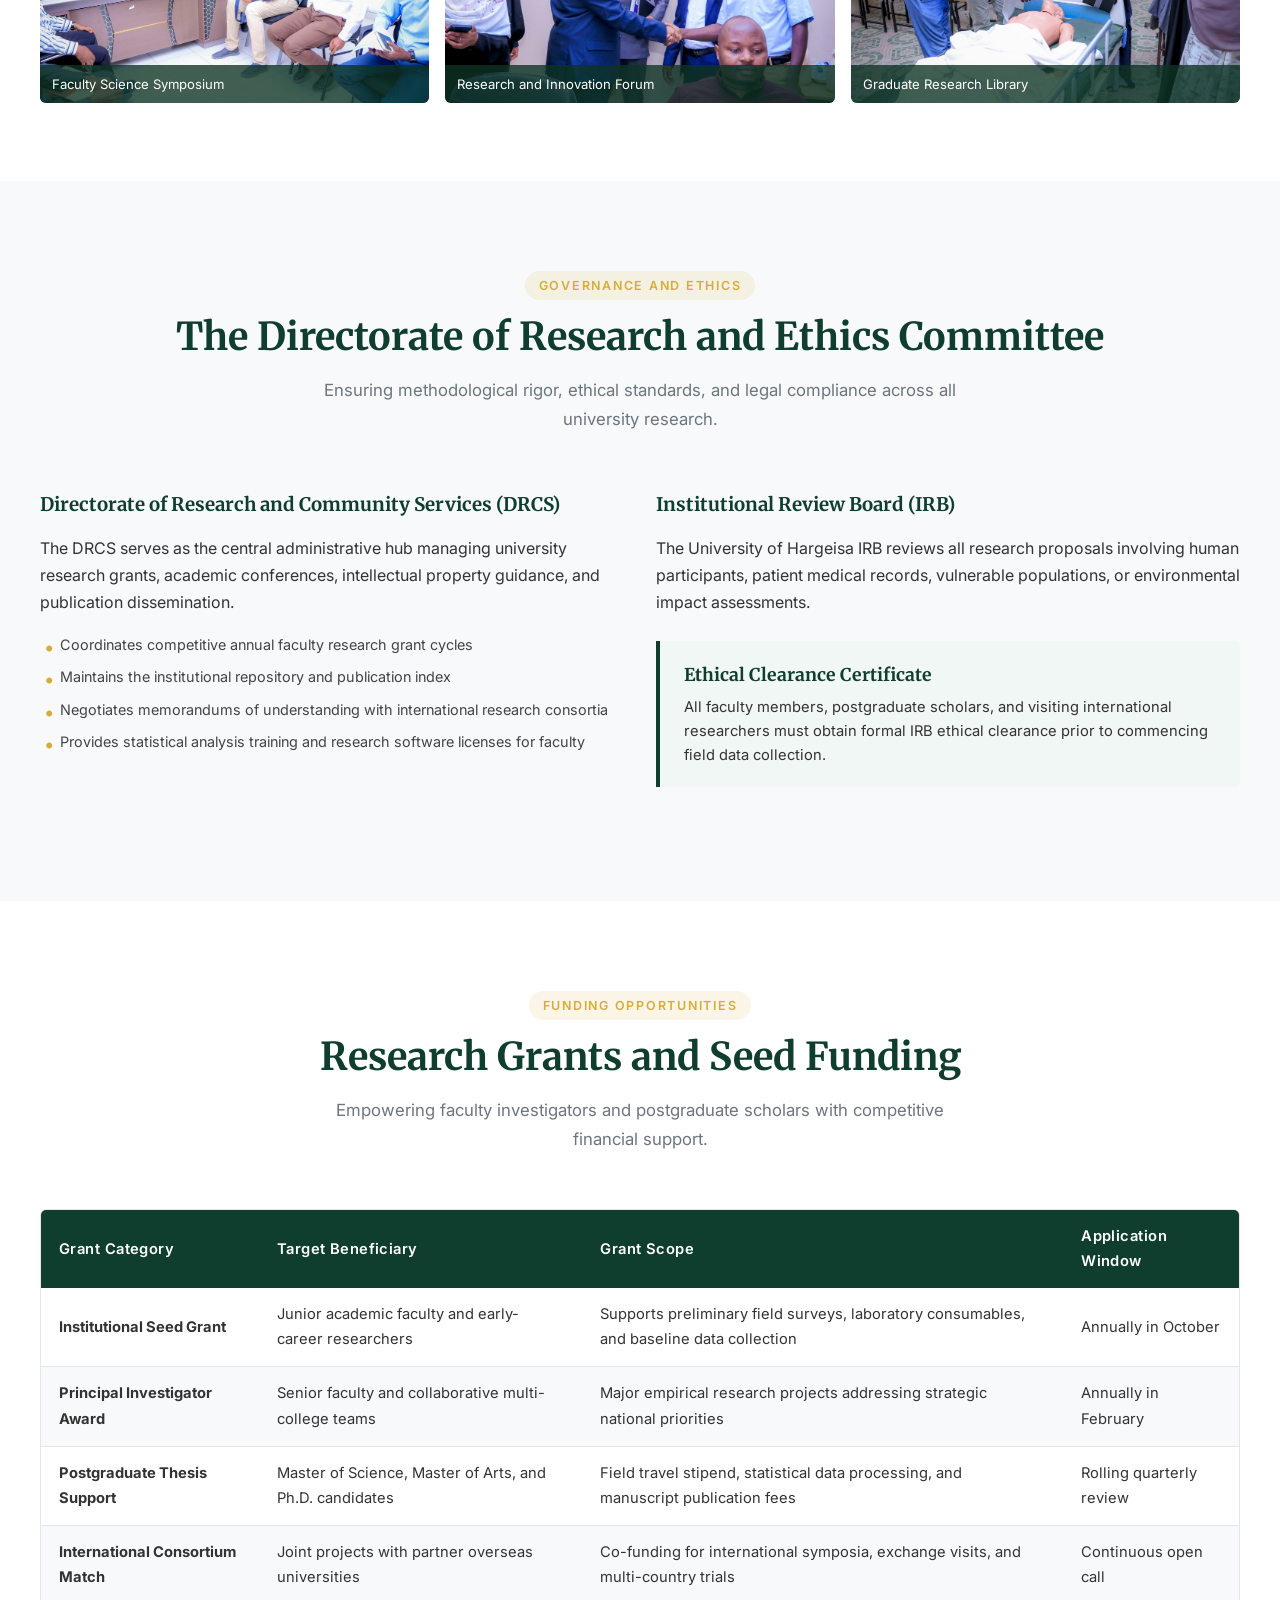
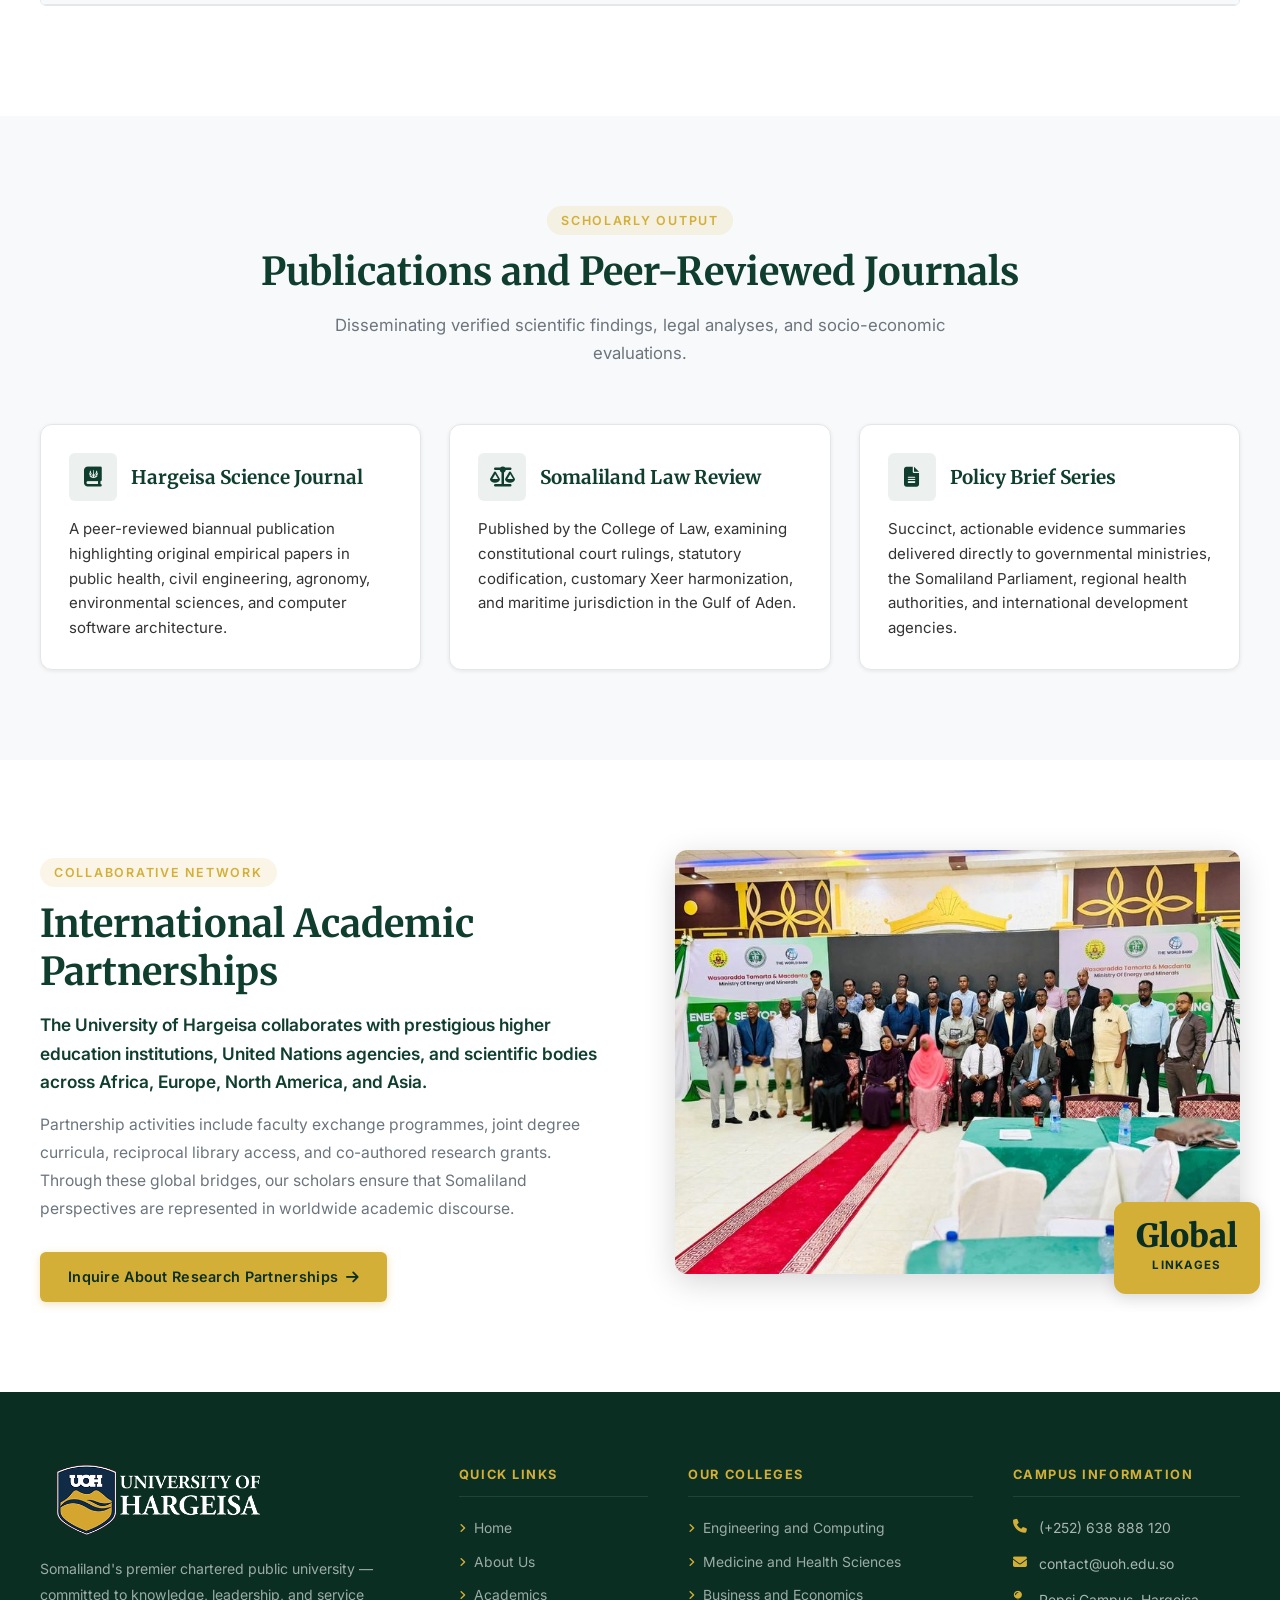
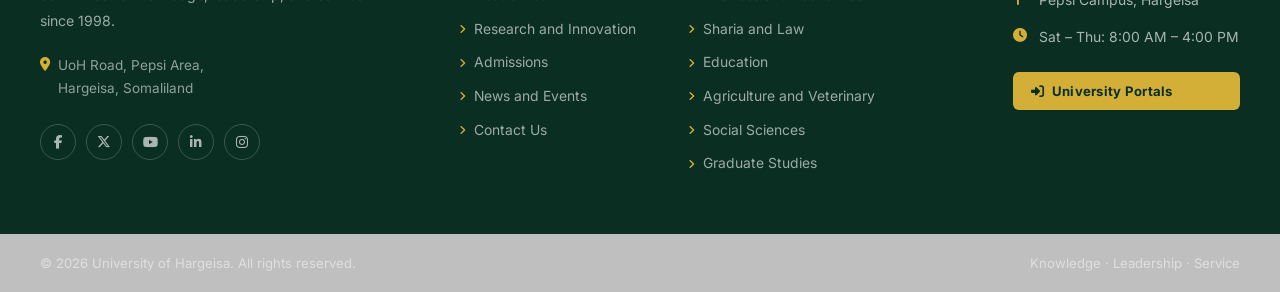
<file: research.html>
<!DOCTYPE html>
<html lang="en">
<head>
  <meta charset="UTF-8" />
  <meta name="viewport" content="width=device-width, initial-scale=1.0" />
  <meta name="description" content="Research and Innovation at the University of Hargeisa – Directorate of Research, grants, ethical clearance, and scholarly publications." />
  <title>Research and Innovation – University of Hargeisa</title>

  <!-- Favicon -->
  <link rel="icon" type="image/png" href="assets/images/cropped-uoh-site-icon-512-32x32.png" />

  <!-- Google Fonts -->
  <link rel="preconnect" href="https://fonts.googleapis.com" />
  <link rel="preconnect" href="https://fonts.gstatic.com" crossorigin />
  <link href="https://fonts.googleapis.com/css2?family=Merriweather:ital,wght@0,300;0,400;0,700;0,900;1,400" rel="stylesheet" />
  <link href="https://fonts.googleapis.com/css2?family=Inter:wght@300;400;500;600;700" rel="stylesheet" />

  <!-- Font Awesome for icons -->
  <link rel="stylesheet" href="https://cdnjs.cloudflare.com/ajax/libs/font-awesome/6.5.1/css/all.min.css" integrity="sha512-DTOQO9RWCH3ppGqcWaEA1BIZOC6xxalwEsw9c2QQeAIftl+Vegovlnee1c9QX4TctnWMn13TZye+giMm8e2LwA==" crossorigin="anonymous" referrerpolicy="no-referrer" />

  <!-- Stylesheet -->
  <link rel="stylesheet" href="styles.css" />
</head>
<body>

  <!-- ═══════════════════════════════════════
       TOP UTILITY BAR
  ═══════════════════════════════════════ -->
  <div class="top-bar" role="banner">
    <div class="container top-bar__inner">
      <div class="top-bar__left">
        <span><i class="fas fa-map-marker-alt"></i> UoH Road, Pepsi Area, Hargeisa, Somaliland</span>
        <span><i class="fas fa-phone"></i> <a href="tel:+252638888120">(+252) 638 888 120</a></span>
        <span><i class="fas fa-envelope"></i> <a href="mailto:contact@uoh.edu.so">contact@uoh.edu.so</a></span>
      </div>
      <div class="top-bar__right">
        <a href="portal.html#student" class="top-bar__link" aria-label="Student Portal">Student Portal</a>
        <span class="divider">|</span>
        <a href="portal.html#staff" class="top-bar__link" aria-label="Staff Portal">Staff</a>
        <span class="divider">|</span>
        <a href="portal.html#library" class="top-bar__link" aria-label="Digital Library">E-Library</a>
      </div>
    </div>
  </div>

  <!-- ═══════════════════════════════════════
       BRANDING HEADER
  ═══════════════════════════════════════ -->
  <header class="site-header" id="site-header">
    <div class="container site-header__inner">

      <!-- Logo -->
      <a href="index.html" class="site-header__logo" aria-label="University of Hargeisa Home">
        <img
          src="assets/images/UoH_Header_Logo_224x68.png"
          alt="University of Hargeisa – Official Logo"
          width="224"
          height="68"
          loading="eager"
        />
      </a>

      <!-- Motto -->
      <div class="site-header__motto" aria-label="University Motto">
        <span class="motto-title">UNIVERSITY OF HARGEISA</span>
        <span class="motto-tagline">Knowledge · Leadership · Service</span>
      </div>

      <!-- Mobile hamburger -->
      <button class="hamburger" id="hamburger" aria-label="Toggle navigation" aria-expanded="false" aria-controls="main-nav">
        <span class="hamburger__bar"></span>
        <span class="hamburger__bar"></span>
        <span class="hamburger__bar"></span>
      </button>
    </div>
  </header>

  <!-- ═══════════════════════════════════════
       PRIMARY NAVIGATION
  ═══════════════════════════════════════ -->
  <nav class="primary-nav" id="main-nav" aria-label="Primary navigation">
    <div class="container">
      <ul class="nav__list" role="menubar">

        <!-- Home -->
        <li class="nav__item" role="none">
          <a href="index.html" class="nav__link" role="menuitem">Home</a>
        </li>

        <!-- About Us -->
        <li class="nav__item nav__item--dropdown" role="none">
          <a href="about.html" class="nav__link" role="menuitem" aria-haspopup="true" aria-expanded="false">
            About Us <i class="fas fa-chevron-down nav__arrow" aria-hidden="true"></i>
          </a>
          <ul class="dropdown" role="menu" aria-label="About Us submenu">
            <li role="none"><a href="about.html" class="dropdown__link" role="menuitem"><i class="fas fa-info-circle"></i> About Overview</a></li>
            <li role="none"><a href="about.html#vision" class="dropdown__link" role="menuitem"><i class="fas fa-eye"></i> Vision and Mission</a></li>
            <li role="none"><a href="about.html#senate" class="dropdown__link" role="menuitem"><i class="fas fa-landmark"></i> University Senate</a></li>
            <li role="none"><a href="about.html#campuses" class="dropdown__link" role="menuitem"><i class="fas fa-map-marked-alt"></i> Campuses and Facilities</a></li>
          </ul>
        </li>

        <!-- Academics -->
        <li class="nav__item nav__item--dropdown" role="none">
          <a href="academics.html" class="nav__link" role="menuitem" aria-haspopup="true" aria-expanded="false">
            Academics <i class="fas fa-chevron-down nav__arrow" aria-hidden="true"></i>
          </a>
          <ul class="dropdown" role="menu" aria-label="Academics submenu">
            <li role="none"><a href="academics.html" class="dropdown__link" role="menuitem"><i class="fas fa-graduation-cap"></i> Academic Overview</a></li>
            <li role="none"><a href="academics.html#colleges" class="dropdown__link" role="menuitem"><i class="fas fa-university"></i> Colleges and Faculties</a></li>
            <li role="none"><a href="academics.html#graduate" class="dropdown__link" role="menuitem"><i class="fas fa-user-graduate"></i> School of Graduate Studies</a></li>
            <li role="none"><a href="academics.html#institutes" class="dropdown__link" role="menuitem"><i class="fas fa-flask"></i> Research Institutes</a></li>
          </ul>
        </li>

        <!-- Research -->
        <li class="nav__item nav__item--dropdown" role="none">
          <a href="research.html" class="nav__link nav__link--active" role="menuitem" aria-haspopup="true" aria-expanded="false">
            Research <i class="fas fa-chevron-down nav__arrow" aria-hidden="true"></i>
          </a>
          <ul class="dropdown" role="menu" aria-label="Research submenu">
            <li role="none"><a href="research.html" class="dropdown__link" role="menuitem"><i class="fas fa-microscope"></i> Research Overview</a></li>
            <li role="none"><a href="research.html#committee" class="dropdown__link" role="menuitem"><i class="fas fa-users-cog"></i> Research Committee</a></li>
            <li role="none"><a href="research.html#funding" class="dropdown__link" role="menuitem"><i class="fas fa-hand-holding-usd"></i> Grants and Funding</a></li>
            <li role="none"><a href="research.html#publications" class="dropdown__link" role="menuitem"><i class="fas fa-book-open"></i> Publications and Journals</a></li>
          </ul>
        </li>

        <!-- Admissions -->
        <li class="nav__item nav__item--dropdown" role="none">
          <a href="admissions.html" class="nav__link" role="menuitem" aria-haspopup="true" aria-expanded="false">
            Admissions <i class="fas fa-chevron-down nav__arrow" aria-hidden="true"></i>
          </a>
          <ul class="dropdown" role="menu" aria-label="Admissions submenu">
            <li role="none"><a href="admissions.html" class="dropdown__link" role="menuitem"><i class="fas fa-door-open"></i> Admissions Overview</a></li>
            <li role="none"><a href="admissions.html#undergraduate" class="dropdown__link" role="menuitem"><i class="fas fa-user-graduate"></i> Undergraduate Admissions</a></li>
            <li role="none"><a href="admissions.html#graduate" class="dropdown__link" role="menuitem"><i class="fas fa-award"></i> Graduate and Scholarships</a></li>
            <li role="none"><a href="admissions.html#how-to-apply" class="dropdown__link" role="menuitem"><i class="fas fa-file-signature"></i> How to Apply</a></li>
          </ul>
        </li>

        <!-- News -->
        <li class="nav__item" role="none">
          <a href="news.html" class="nav__link" role="menuitem">News</a>
        </li>

        <!-- Contact -->
        <li class="nav__item" role="none">
          <a href="contact.html" class="nav__link" role="menuitem">Contact</a>
        </li>

      </ul>
    </div>
  </nav>

  <!-- ═══════════════════════════════════════
       PAGE HERO BANNER
  ═══════════════════════════════════════ -->
  <header class="page-banner" aria-label="Page header">
    <div class="container page-banner__inner">
      <nav class="breadcrumb" aria-label="Breadcrumb">
        <a href="index.html">Home</a>
        <span class="breadcrumb__separator">/</span>
        <span class="breadcrumb__current">Research and Innovation</span>
      </nav>
      <h1 class="page-banner__title">Research and Innovation</h1>
      <p class="page-banner__lead">
        Advancing scientific inquiry, evidence-based policy formulation, and technological innovation 
        to solve critical societal challenges in Somaliland and the Horn of Africa.
      </p>
    </div>
  </header>

  <!-- Quick Sub-navigation -->
  <nav class="page-subnav" aria-label="Section navigation">
    <div class="container">
      <div class="page-subnav__list">
        <a href="#priorities" class="page-subnav__link"><i class="fas fa-bullseye"></i> Research Priorities</a>
        <a href="#committee" class="page-subnav__link"><i class="fas fa-users-cog"></i> Research Committee</a>
        <a href="#funding" class="page-subnav__link"><i class="fas fa-hand-holding-usd"></i> Grants and Funding</a>
        <a href="#publications" class="page-subnav__link"><i class="fas fa-book-open"></i> Publications and Journals</a>
        <a href="#partnerships" class="page-subnav__link"><i class="fas fa-handshake"></i> Partnerships</a>
      </div>
    </div>
  </nav>

  <!-- ═══════════════════════════════════════
       SECTION 1: RESEARCH PRIORITIES
  ═══════════════════════════════════════ -->
  <section class="section" id="priorities">
    <div class="container">
      <div class="section-header">
        <span class="section-eyebrow">Strategic Agenda</span>
        <h2 class="section-title">Institutional Research Priority Areas</h2>
        <p class="section-subtitle">
          Aligning university scientific output with national development plans and global sustainable development objectives.
        </p>
      </div>

      <div class="grid-3">
        <div class="feature-box">
          <div class="feature-box__header">
            <div class="feature-box__icon"><i class="fas fa-heartbeat"></i></div>
            <h3 class="feature-box__title">Public Health and Epidemiology</h3>
          </div>
          <p class="feature-box__body">
            Investigating maternal and child mortality reduction, infectious disease surveillance, 
            waterborne pathogen diagnostics, and primary health infrastructure resilience in pastoral communities.
          </p>
        </div>

        <div class="feature-box">
          <div class="feature-box__header">
            <div class="feature-box__icon"><i class="fas fa-cloud-sun-rain"></i></div>
            <h3 class="feature-box__title">Climate Adaptation and Drylands</h3>
          </div>
          <p class="feature-box__body">
            Developing drought-resistant sorghum varieties, rangeland rehabilitation methodologies, 
            sand dam water harvesting, and renewable solar power mini-grids for off-grid settlements.
          </p>
        </div>

        <div class="feature-box">
          <div class="feature-box__header">
            <div class="feature-box__icon"><i class="fas fa-balance-scale"></i></div>
            <h3 class="feature-box__title">Governance, Law, and Customary Xeer</h3>
          </div>
          <p class="feature-box__body">
            Documenting the interplay between traditional customary law (Xeer), Islamic jurisprudence, 
            and modern statutory constitutionalism in commercial adjudication and peacebuilding.
          </p>
        </div>

        <div class="feature-box">
          <div class="feature-box__header">
            <div class="feature-box__icon"><i class="fas fa-chart-line"></i></div>
            <h3 class="feature-box__title">Macroeconomics and Financial Systems</h3>
          </div>
          <p class="feature-box__body">
            Research on mobile money adoption, remittance flows, inflationary trends, port logistics optimization at Berbera, 
            and regional trade integration across the Horn of Africa.
          </p>
        </div>

        <div class="feature-box">
          <div class="feature-box__header">
            <div class="feature-box__icon"><i class="fas fa-laptop-code"></i></div>
            <h3 class="feature-box__title">Information Systems and AI</h3>
          </div>
          <p class="feature-box__body">
            Natural language processing for Somali dialect translation, automated agricultural pest detection, 
            and secure digital archiving of historical land registry records.
          </p>
        </div>

        <div class="feature-box">
          <div class="feature-box__header">
            <div class="feature-box__icon"><i class="fas fa-landmark"></i></div>
            <h3 class="feature-box__title">Somali Heritage and Oral Archives</h3>
          </div>
          <p class="feature-box__body">
            Digitizing rare audio recordings of classic Somali poets, folklore preservation, historical cartography, 
            and archaeological site documentation in collaboration with Gaarood Institute.
          </p>
        </div>
      </div>
    </div>
  </section>

  <!-- ═══════════════════════════════════════
       RESEARCH PHOTO SHOWCASE
  ═══════════════════════════════════════ -->
  <section class="section" style="padding-top: 0; padding-bottom: 50px;">
    <div class="container">
      <div class="gallery-grid" style="grid-template-columns: repeat(3,1fr); gap: 16px; display: grid;">
        <figure style="margin: 0; overflow: hidden; border-radius: var(--radius-sm); position: relative;">
          <img
            src="assets/images/science-symposium.jpg"
            alt="University of Hargeisa faculty presenting at a scientific symposium"
            style="width: 100%; height: 240px; object-fit: cover; display: block;"
            loading="lazy"
          />
          <figcaption style="position: absolute; bottom: 0; left: 0; right: 0; background: rgba(13,52,35,0.78); color: #fff; font-size: 0.82rem; padding: 8px 12px;">
            Faculty Science Symposium
          </figcaption>
        </figure>
        <figure style="margin: 0; overflow: hidden; border-radius: var(--radius-sm); position: relative;">
          <img
            src="assets/images/research-forum.jpg"
            alt="University of Hargeisa research forum with academic panel discussion"
            style="width: 100%; height: 240px; object-fit: cover; display: block;"
            loading="lazy"
          />
          <figcaption style="position: absolute; bottom: 0; left: 0; right: 0; background: rgba(13,52,35,0.78); color: #fff; font-size: 0.82rem; padding: 8px 12px;">
            Research and Innovation Forum
          </figcaption>
        </figure>
        <figure style="margin: 0; overflow: hidden; border-radius: var(--radius-sm); position: relative;">
          <img
            src="assets/images/library-research.jpg"
            alt="Postgraduate students conducting research in the University of Hargeisa library"
            style="width: 100%; height: 240px; object-fit: cover; display: block;"
            loading="lazy"
          />
          <figcaption style="position: absolute; bottom: 0; left: 0; right: 0; background: rgba(13,52,35,0.78); color: #fff; font-size: 0.82rem; padding: 8px 12px;">
            Graduate Research Library
          </figcaption>
        </figure>
      </div>
    </div>
  </section>

  <!-- ═══════════════════════════════════════
       SECTION 2: RESEARCH COMMITTEE
  ═══════════════════════════════════════ -->
  <section class="section" id="committee" style="background-color: var(--clr-light);">
    <div class="container">
      <div class="section-header">
        <span class="section-eyebrow">Governance and Ethics</span>
        <h2 class="section-title">The Directorate of Research and Ethics Committee</h2>
        <p class="section-subtitle">
          Ensuring methodological rigor, ethical standards, and legal compliance across all university research.
        </p>
      </div>

      <div class="grid-2">
        <div>
          <h3 style="font-family: var(--font-heading); color: var(--clr-primary); margin-bottom: 14px;">
            Directorate of Research and Community Services (DRCS)
          </h3>
          <p style="line-height: 1.7; color: #333333; margin-bottom: 16px;">
            The DRCS serves as the central administrative hub managing university research grants, 
            academic conferences, intellectual property guidance, and publication dissemination.
          </p>
          <ul class="feature-box__list">
            <li>Coordinates competitive annual faculty research grant cycles</li>
            <li>Maintains the institutional repository and publication index</li>
            <li>Negotiates memorandums of understanding with international research consortia</li>
            <li>Provides statistical analysis training and research software licenses for faculty</li>
          </ul>
        </div>

        <div>
          <h3 style="font-family: var(--font-heading); color: var(--clr-primary); margin-bottom: 14px;">
            Institutional Review Board (IRB)
          </h3>
          <p style="line-height: 1.7; color: #333333; margin-bottom: 16px;">
            The University of Hargeisa IRB reviews all research proposals involving human participants, 
            patient medical records, vulnerable populations, or environmental impact assessments.
          </p>

          <div class="callout-box">
            <h4>Ethical Clearance Certificate</h4>
            <p>
              All faculty members, postgraduate scholars, and visiting international researchers 
              must obtain formal IRB ethical clearance prior to commencing field data collection.
            </p>
          </div>
        </div>
      </div>
    </div>
  </section>

  <!-- ═══════════════════════════════════════
       SECTION 3: GRANTS AND FUNDING
  ═══════════════════════════════════════ -->
  <section class="section" id="funding">
    <div class="container">
      <div class="section-header">
        <span class="section-eyebrow">Funding Opportunities</span>
        <h2 class="section-title">Research Grants and Seed Funding</h2>
        <p class="section-subtitle">
          Empowering faculty investigators and postgraduate scholars with competitive financial support.
        </p>
      </div>

      <div class="table-wrap">
        <table class="data-table">
          <thead>
            <tr>
              <th>Grant Category</th>
              <th>Target Beneficiary</th>
              <th>Grant Scope</th>
              <th>Application Window</th>
            </tr>
          </thead>
          <tbody>
            <tr>
              <td><strong>Institutional Seed Grant</strong></td>
              <td>Junior academic faculty and early-career researchers</td>
              <td>Supports preliminary field surveys, laboratory consumables, and baseline data collection</td>
              <td>Annually in October</td>
            </tr>
            <tr>
              <td><strong>Principal Investigator Award</strong></td>
              <td>Senior faculty and collaborative multi-college teams</td>
              <td>Major empirical research projects addressing strategic national priorities</td>
              <td>Annually in February</td>
            </tr>
            <tr>
              <td><strong>Postgraduate Thesis Support</strong></td>
              <td>Master of Science, Master of Arts, and Ph.D. candidates</td>
              <td>Field travel stipend, statistical data processing, and manuscript publication fees</td>
              <td>Rolling quarterly review</td>
            </tr>
            <tr>
              <td><strong>International Consortium Match</strong></td>
              <td>Joint projects with partner overseas universities</td>
              <td>Co-funding for international symposia, exchange visits, and multi-country trials</td>
              <td>Continuous open call</td>
            </tr>
          </tbody>
        </table>
      </div>
    </div>
  </section>

  <!-- ═══════════════════════════════════════
       SECTION 4: PUBLICATIONS AND JOURNALS
  ═══════════════════════════════════════ -->
  <section class="section" id="publications" style="background-color: var(--clr-light);">
    <div class="container">
      <div class="section-header">
        <span class="section-eyebrow">Scholarly Output</span>
        <h2 class="section-title">Publications and Peer-Reviewed Journals</h2>
        <p class="section-subtitle">
          Disseminating verified scientific findings, legal analyses, and socio-economic evaluations.
        </p>
      </div>

      <div class="grid-3">
        <div class="feature-box">
          <div class="feature-box__header">
            <div class="feature-box__icon"><i class="fas fa-journal-whills"></i></div>
            <h3 class="feature-box__title">Hargeisa Science Journal</h3>
          </div>
          <p class="feature-box__body">
            A peer-reviewed biannual publication highlighting original empirical papers in public health, 
            civil engineering, agronomy, environmental sciences, and computer software architecture.
          </p>
        </div>

        <div class="feature-box">
          <div class="feature-box__header">
            <div class="feature-box__icon"><i class="fas fa-balance-scale"></i></div>
            <h3 class="feature-box__title">Somaliland Law Review</h3>
          </div>
          <p class="feature-box__body">
            Published by the College of Law, examining constitutional court rulings, statutory codification, 
            customary Xeer harmonization, and maritime jurisdiction in the Gulf of Aden.
          </p>
        </div>

        <div class="feature-box">
          <div class="feature-box__header">
            <div class="feature-box__icon"><i class="fas fa-file-alt"></i></div>
            <h3 class="feature-box__title">Policy Brief Series</h3>
          </div>
          <p class="feature-box__body">
            Succinct, actionable evidence summaries delivered directly to governmental ministries, 
            the Somaliland Parliament, regional health authorities, and international development agencies.
          </p>
        </div>
      </div>
    </div>
  </section>

  <!-- ═══════════════════════════════════════
       SECTION 5: PARTNERSHIPS
  ═══════════════════════════════════════ -->
  <section class="section" id="partnerships">
    <div class="container">
      <div class="about__inner">
        <div class="about__text-col">
          <span class="section-eyebrow">Collaborative Network</span>
          <h2 class="section-title">International Academic Partnerships</h2>
          <p class="about__lead">
            The University of Hargeisa collaborates with prestigious higher education institutions, 
            United Nations agencies, and scientific bodies across Africa, Europe, North America, and Asia.
          </p>
          <p class="about__body">
            Partnership activities include faculty exchange programmes, joint degree curricula, 
            reciprocal library access, and co-authored research grants. Through these global bridges, 
            our scholars ensure that Somaliland perspectives are represented in worldwide academic discourse.
          </p>
          <a href="contact.html" class="btn btn--primary">
            Inquire About Research Partnerships <i class="fas fa-arrow-right"></i>
          </a>
        </div>

        <div class="about__image-col">
          <figure class="about__figure">
            <img
              src="assets/images/WhatsApp-Image-2026-10-12-at-16.52.36-768x576.jpeg"
              alt="University of Hargeisa academic partnership signing ceremony"
              class="about__image"
              loading="lazy"
            />
            <div class="about__badge">
              <span class="about__badge-year">Global</span>
              <span class="about__badge-text">Linkages</span>
            </div>
          </figure>
        </div>
      </div>
    </div>
  </section>

  <!-- ═══════════════════════════════════════
       FOOTER
  ═══════════════════════════════════════ -->
  <footer class="site-footer" role="contentinfo">
    <div class="site-footer__main">
      <div class="container site-footer__grid">

        <!-- Brand Column -->
        <div class="footer-col footer-col--brand">
          <a href="index.html" aria-label="University of Hargeisa Home">
            <img
              src="assets/images/px2.png"
              alt="University of Hargeisa footer emblem"
              class="footer__logo"
              loading="lazy"
            />
          </a>
          <p class="footer__about">
            Somaliland's premier chartered public university — committed to knowledge, leadership, 
            and service since 1998.
          </p>
          <address class="footer__address">
            <i class="fas fa-map-marker-alt"></i>
            UoH Road, Pepsi Area,<br />Hargeisa, Somaliland
          </address>
          <div class="footer__social" aria-label="Follow us">
            <a href="https://www.facebook.com/universityofhargeisa" target="_blank" rel="noopener" aria-label="Facebook"><i class="fab fa-facebook-f"></i></a>
            <a href="https://twitter.com/UoH_Official" target="_blank" rel="noopener" aria-label="Twitter/X"><i class="fab fa-x-twitter"></i></a>
            <a href="https://www.youtube.com/@UniversityofHargeisa" target="_blank" rel="noopener" aria-label="YouTube"><i class="fab fa-youtube"></i></a>
            <a href="https://www.linkedin.com/school/university-of-hargeisa/" target="_blank" rel="noopener" aria-label="LinkedIn"><i class="fab fa-linkedin-in"></i></a>
            <a href="https://www.instagram.com/universityofhargeisa/" target="_blank" rel="noopener" aria-label="Instagram"><i class="fab fa-instagram"></i></a>
          </div>
        </div>

        <!-- Quick Links -->
        <nav class="footer-col" aria-label="Quick links">
          <h4 class="footer-col__heading">Quick Links</h4>
          <ul class="footer-col__list">
            <li><a href="index.html"><i class="fas fa-angle-right"></i> Home</a></li>
            <li><a href="about.html"><i class="fas fa-angle-right"></i> About Us</a></li>
            <li><a href="academics.html"><i class="fas fa-angle-right"></i> Academics</a></li>
            <li><a href="research.html"><i class="fas fa-angle-right"></i> Research and Innovation</a></li>
            <li><a href="admissions.html"><i class="fas fa-angle-right"></i> Admissions</a></li>
            <li><a href="news.html"><i class="fas fa-angle-right"></i> News and Events</a></li>
            <li><a href="contact.html"><i class="fas fa-angle-right"></i> Contact Us</a></li>
          </ul>
        </nav>

        <!-- Colleges -->
        <nav class="footer-col" aria-label="Colleges">
          <h4 class="footer-col__heading">Our Colleges</h4>
          <ul class="footer-col__list">
            <li><a href="academics.html#engineering"><i class="fas fa-angle-right"></i> Engineering and Computing</a></li>
            <li><a href="academics.html#medicine"><i class="fas fa-angle-right"></i> Medicine and Health Sciences</a></li>
            <li><a href="academics.html#business"><i class="fas fa-angle-right"></i> Business and Economics</a></li>
            <li><a href="academics.html#law"><i class="fas fa-angle-right"></i> Sharia and Law</a></li>
            <li><a href="academics.html#education"><i class="fas fa-angle-right"></i> Education</a></li>
            <li><a href="academics.html#agriculture"><i class="fas fa-angle-right"></i> Agriculture and Veterinary</a></li>
            <li><a href="academics.html#social-sciences"><i class="fas fa-angle-right"></i> Social Sciences</a></li>
            <li><a href="academics.html#graduate"><i class="fas fa-angle-right"></i> Graduate Studies</a></li>
          </ul>
        </nav>

        <!-- Contact -->
        <div class="footer-col" aria-label="Contact information">
          <h4 class="footer-col__heading">Campus Information</h4>
          <ul class="footer-col__contact-list">
            <li>
              <i class="fas fa-phone" aria-hidden="true"></i>
              <a href="tel:+252638888120">(+252) 638 888 120</a>
            </li>
            <li>
              <i class="fas fa-envelope" aria-hidden="true"></i>
              <a href="mailto:contact@uoh.edu.so">contact@uoh.edu.so</a>
            </li>
            <li>
              <i class="fas fa-map-pin" aria-hidden="true"></i>
              <span>Pepsi Campus, Hargeisa</span>
            </li>
            <li>
              <i class="fas fa-clock" aria-hidden="true"></i>
              <span>Sat – Thu: 8:00 AM – 4:00 PM</span>
            </li>
          </ul>

          <div class="footer__portals">
            <a href="portal.html" class="btn btn--gold btn--sm">
              <i class="fas fa-sign-in-alt"></i> University Portals
            </a>
          </div>
        </div>

      </div>
    </div>

    <!-- Bottom bar -->
    <div class="site-footer__bottom">
      <div class="container site-footer__bottom-inner">
        <p>© <span id="copyright-year">2026</span> University of Hargeisa. All rights reserved.</p>
        <p class="footer__credits">Knowledge · Leadership · Service</p>
      </div>
    </div>
  </footer>

  <!-- ═══════════════════════════════════════
       BACK TO TOP
  ═══════════════════════════════════════ -->
  <button class="back-to-top" id="back-to-top" aria-label="Back to top" hidden>
    <i class="fas fa-chevron-up"></i>
  </button>

  <script src="script.js"></script>
</body>
</html>
</file>
<file: styles.css>
/* ═══════════════════════════════════════════════════════════════════════
   UNIVERSITY OF HARGEISA — OFFICIAL WEBSITE STYLESHEET
   Stack: Pure CSS3 · Flexbox · CSS Grid
   Palette:
     Primary:   #0F3D2E  (Dark Forest Green — UOH brand)
     Gold:      #D4AF37  (Warm Academic Gold)
     White:     #FFFFFF
     Light BG:  #F8F9FA
     Dark BG:   #0A2E21  (footer/research darken)
     Text:      #1A1A1A
     Muted:     #6C757D
   Typography:
     Headings:  Merriweather (serif)
     Body:      Inter (sans-serif)
═══════════════════════════════════════════════════════════════════════ */

/* ── RESET and BASE ─────────────────────────────────────────────────── */
*, *::before, *::after {
  box-sizing: border-box;
  margin: 0;
  padding: 0;
}

:root {
  --clr-primary:   #0F3D2E;
  --clr-primary-dk:#0A2E21;
  --clr-primary-lt:#1a5c44;
  --clr-gold:      #D4AF37;
  --clr-gold-dk:   #b8960f;
  --clr-white:     #FFFFFF;
  --clr-light:     #F8F9FA;
  --clr-border:    #e4e7ea;
  --clr-text:      #1A1A1A;
  --clr-muted:     #6C757D;
  --clr-link:      #0F3D2E;

  --font-heading:  'Merriweather', Georgia, serif;
  --font-body:     'Inter', system-ui, sans-serif;

  --nav-h:         56px;
  --header-h:      90px;
  --top-bar-h:     38px;

  --radius-sm:     6px;
  --radius-md:     12px;
  --radius-lg:     20px;

  --shadow-sm:  0 1px 4px rgba(0,0,0,.08);
  --shadow-md:  0 4px 16px rgba(0,0,0,.12);
  --shadow-lg:  0 8px 32px rgba(0,0,0,.16);

  --transition: 0.25s ease;
}

html {
  scroll-behavior: smooth;
  font-size: 16px;
}

body {
  font-family: var(--font-body);
  color: var(--clr-text);
  background: var(--clr-white);
  line-height: 1.7;
  overflow-x: hidden;
}

img {
  display: block;
  max-width: 100%;
  height: auto;
}

a {
  color: inherit;
  text-decoration: none;
}

ul { list-style: none; }

button { cursor: pointer; border: none; background: none; font-family: inherit; }

/* ── UTILITY CLASSES ───────────────────────────────────────────────── */
.container {
  width: min(1200px, calc(100% - 2rem));
  margin-inline: auto;
}

.section {
  padding-block: 90px;
}

.section-eyebrow {
  display: inline-block;
  font-family: var(--font-body);
  font-size: 0.78rem;
  font-weight: 600;
  letter-spacing: 0.14em;
  text-transform: uppercase;
  color: var(--clr-gold);
  background: rgba(212,175,55,.12);
  padding: 4px 14px;
  border-radius: 50px;
  margin-bottom: 12px;
}

.section-eyebrow--gold { color: var(--clr-gold); }

.section-title {
  font-family: var(--font-heading);
  font-size: clamp(1.7rem, 3vw, 2.4rem);
  font-weight: 700;
  color: var(--clr-primary);
  line-height: 1.25;
  margin-bottom: 16px;
}

.section-title--light { color: var(--clr-white); }

.section-subtitle {
  font-size: 1.05rem;
  color: var(--clr-muted);
  max-width: 640px;
}

.section-subtitle--light { color: rgba(255,255,255,.75); }

.section-header {
  text-align: center;
  margin-bottom: 56px;
}

.section-header .section-subtitle {
  margin-inline: auto;
}

.section-header--light .section-eyebrow {
  background: rgba(212,175,55,.2);
}

/* ── BUTTONS ───────────────────────────────────────────────────────── */
.btn {
  display: inline-flex;
  align-items: center;
  gap: 8px;
  padding: 13px 28px;
  border-radius: var(--radius-sm);
  font-family: var(--font-body);
  font-size: 0.9rem;
  font-weight: 600;
  letter-spacing: .02em;
  transition: background var(--transition), color var(--transition), transform var(--transition), box-shadow var(--transition);
  cursor: pointer;
  white-space: nowrap;
}

.btn:focus-visible {
  outline: 3px solid var(--clr-gold);
  outline-offset: 3px;
}

.btn--primary {
  background: var(--clr-gold);
  color: var(--clr-primary-dk);
  box-shadow: 0 2px 8px rgba(212,175,55,.35);
}
.btn--primary:hover, .btn--primary:focus-visible {
  background: var(--clr-gold-dk);
  transform: translateY(-2px);
  box-shadow: 0 6px 20px rgba(212,175,55,.4);
}

.btn--secondary {
  background: transparent;
  color: var(--clr-white);
  border: 2px solid rgba(255,255,255,.7);
}
.btn--secondary:hover, .btn--secondary:focus-visible {
  background: rgba(255,255,255,.1);
  border-color: var(--clr-white);
  transform: translateY(-2px);
}

.btn--outline-dark {
  background: transparent;
  color: var(--clr-primary);
  border: 2px solid var(--clr-primary);
  margin-top: 20px;
}
.btn--outline-dark:hover, .btn--outline-dark:focus-visible {
  background: var(--clr-primary);
  color: var(--clr-white);
}

.btn--outline-light {
  background: transparent;
  color: var(--clr-white);
  border: 2px solid rgba(255,255,255,.5);
}
.btn--outline-light:hover, .btn--outline-light:focus-visible {
  background: rgba(255,255,255,.1);
  border-color: var(--clr-white);
}

.btn--gold {
  background: var(--clr-gold);
  color: var(--clr-primary-dk);
  font-weight: 700;
}
.btn--gold:hover { background: var(--clr-gold-dk); }

.btn--sm {
  padding: 8px 18px;
  font-size: 0.82rem;
}

.btn--full { width: 100%; justify-content: center; }


/* ══════════════════════════════════════════════════════════════
   TOP UTILITY BAR
══════════════════════════════════════════════════════════════ */
.top-bar {
  background: var(--clr-primary-dk);
  color: rgba(255,255,255,.80);
  font-size: 0.78rem;
  height: var(--top-bar-h);
  display: flex;
  align-items: center;
}

.top-bar__inner {
  display: flex;
  align-items: center;
  justify-content: space-between;
  flex-wrap: wrap;
  gap: 6px;
}

.top-bar__left,
.top-bar__right {
  display: flex;
  align-items: center;
  gap: 18px;
  flex-wrap: wrap;
}

.top-bar__left span,
.top-bar__right {
  display: flex;
  align-items: center;
  gap: 6px;
}

.top-bar a {
  color: rgba(255,255,255,.8);
  transition: color var(--transition);
}
.top-bar a:hover { color: var(--clr-gold); }

.top-bar .fa-map-marker-alt,
.top-bar .fa-phone,
.top-bar .fa-envelope {
  color: var(--clr-gold);
  font-size: .75rem;
}

.top-bar__link {
  font-weight: 500;
  letter-spacing: .04em;
}

.divider { color: rgba(255,255,255,.3); }


/* ══════════════════════════════════════════════════════════════
   SITE HEADER (BRANDING BAR)
══════════════════════════════════════════════════════════════ */
.site-header {
  background: var(--clr-white);
  height: var(--header-h);
  display: flex;
  align-items: center;
  border-bottom: 1px solid var(--clr-border);
  box-shadow: var(--shadow-sm);
  position: sticky;
  top: 0;
  z-index: 900;
  transition: box-shadow var(--transition);
}

.site-header.scrolled {
  box-shadow: var(--shadow-md);
}

.site-header__inner {
  display: flex;
  align-items: center;
  justify-content: space-between;
  gap: 20px;
}

.site-header__logo img {
  height: 64px;
  width: auto;
}

.site-header__motto {
  display: flex;
  flex-direction: column;
  text-align: right;
}

.motto-title {
  font-family: var(--font-heading);
  font-size: 1.05rem;
  font-weight: 900;
  color: var(--clr-primary);
  letter-spacing: .03em;
  line-height: 1.2;
}

.motto-tagline {
  font-size: 0.78rem;
  font-weight: 500;
  color: var(--clr-gold-dk);
  letter-spacing: .12em;
  text-transform: uppercase;
  margin-top: 3px;
}

/* Hamburger */
.hamburger {
  display: none;
  flex-direction: column;
  gap: 5px;
  padding: 8px;
  border-radius: var(--radius-sm);
}

.hamburger__bar {
  display: block;
  width: 24px;
  height: 2px;
  background: var(--clr-primary);
  border-radius: 2px;
  transition: transform var(--transition), opacity var(--transition);
}

.hamburger.open .hamburger__bar:nth-child(1) { transform: translateY(7px) rotate(45deg); }
.hamburger.open .hamburger__bar:nth-child(2) { opacity: 0; }
.hamburger.open .hamburger__bar:nth-child(3) { transform: translateY(-7px) rotate(-45deg); }


/* ══════════════════════════════════════════════════════════════
   PRIMARY NAVIGATION
══════════════════════════════════════════════════════════════ */
.primary-nav {
  background: var(--clr-primary);
  position: sticky;
  top: var(--header-h);
  z-index: 800;
  box-shadow: 0 2px 8px rgba(0,0,0,.2);
}

.primary-nav .container { position: relative; }

.nav__list {
  display: flex;
  align-items: center;
  height: var(--nav-h);
}

.nav__item { position: relative; }

.nav__link {
  display: flex;
  align-items: center;
  gap: 5px;
  height: var(--nav-h);
  padding-inline: 18px;
  font-size: 0.85rem;
  font-weight: 600;
  letter-spacing: .04em;
  text-transform: uppercase;
  color: rgba(255,255,255,.88);
  transition: color var(--transition), background var(--transition);
  white-space: nowrap;
}

.nav__link:hover,
.nav__link--active,
.nav__item--dropdown:hover > .nav__link {
  color: var(--clr-gold);
  background: rgba(255,255,255,.06);
}

.nav__arrow {
  font-size: 0.6rem;
  transition: transform var(--transition);
}

.nav__item--dropdown:hover > .nav__link .nav__arrow,
.nav__item--dropdown.open > .nav__link .nav__arrow {
  transform: rotate(180deg);
}

/* ── Dropdown ─── */
.dropdown {
  position: absolute;
  top: calc(var(--nav-h) + 2px);
  left: 0;
  min-width: 240px;
  background: var(--clr-white);
  border-radius: 0 0 var(--radius-md) var(--radius-md);
  box-shadow: var(--shadow-lg);
  border-top: 3px solid var(--clr-gold);
  opacity: 0;
  visibility: hidden;
  transform: translateY(-10px);
  transition: opacity var(--transition), visibility var(--transition), transform var(--transition);
  z-index: 9999;
  padding: 8px 0;
}

.nav__item--dropdown:hover > .dropdown,
.nav__item--dropdown.open > .dropdown {
  opacity: 1;
  visibility: visible;
  transform: translateY(0);
}

.dropdown__link {
  display: flex;
  align-items: center;
  gap: 10px;
  padding: 11px 20px;
  font-size: 0.88rem;
  font-weight: 500;
  color: var(--clr-text);
  transition: background var(--transition), color var(--transition), padding-left var(--transition);
}

.dropdown__link i {
  color: var(--clr-primary);
  width: 16px;
  text-align: center;
  font-size: 0.82rem;
  flex-shrink: 0;
}

.dropdown__link:hover {
  background: var(--clr-light);
  color: var(--clr-primary);
  padding-left: 26px;
}


/* ══════════════════════════════════════════════════════════════
   HERO SECTION
══════════════════════════════════════════════════════════════ */
.hero {
  position: relative;
  min-height: 88vh;
  display: flex;
  align-items: center;
  overflow: hidden;
}

.hero__bg {
  position: absolute;
  inset: 0;
  background-image: url('assets/images/5.jpg');
  background-size: cover;
  background-position: center 30%;
  background-repeat: no-repeat;
  transform: scale(1.03);
  transition: transform 8s ease;
}

.hero:hover .hero__bg { transform: scale(1); }

.hero__overlay {
  position: absolute;
  inset: 0;
  background: linear-gradient(
    135deg,
    rgba(10, 46, 33, 0.88) 0%,
    rgba(15, 61, 46, 0.78) 50%,
    rgba(10, 46, 33, 0.65) 100%
  );
  z-index: 1;
}

.hero__content {
  position: relative;
  z-index: 2;
  padding-block: 100px 60px;
  max-width: 740px;
}

.hero__eyebrow {
  display: inline-block;
  font-size: 0.78rem;
  font-weight: 600;
  letter-spacing: .14em;
  text-transform: uppercase;
  color: var(--clr-gold);
  border-left: 3px solid var(--clr-gold);
  padding-left: 12px;
  margin-bottom: 20px;
}

.hero__headline {
  font-family: var(--font-heading);
  font-size: clamp(2.2rem, 5.5vw, 3.8rem);
  font-weight: 900;
  color: var(--clr-white);
  line-height: 1.15;
  margin-bottom: 22px;
}

.hero__headline em {
  font-style: normal;
  color: var(--clr-gold);
}

.hero__subtext {
  font-size: clamp(1rem, 2vw, 1.15rem);
  color: rgba(255,255,255,.85);
  max-width: 580px;
  line-height: 1.75;
  margin-bottom: 36px;
}

.hero__cta {
  display: flex;
  flex-wrap: wrap;
  gap: 14px;
}

.hero__scroll {
  position: absolute;
  bottom: 30px;
  left: 50%;
  transform: translateX(-50%);
  z-index: 2;
  width: 40px;
  height: 40px;
  border-radius: 50%;
  border: 2px solid rgba(255,255,255,.4);
  display: grid;
  place-items: center;
  color: rgba(255,255,255,.7);
  font-size: 0.8rem;
  transition: border-color var(--transition), color var(--transition);
  animation: bounce 2s ease-in-out infinite;
}
.hero__scroll:hover {
  border-color: var(--clr-gold);
  color: var(--clr-gold);
}

@keyframes bounce {
  0%, 100% { transform: translateX(-50%) translateY(0); }
  50%       { transform: translateX(-50%) translateY(6px); }
}


/* ══════════════════════════════════════════════════════════════
   STATS BANNER
══════════════════════════════════════════════════════════════ */
.stats {
  background: var(--clr-primary);
  padding-block: 56px;
}

.stats__grid {
  display: grid;
  grid-template-columns: repeat(auto-fit, minmax(180px, 1fr));
  gap: 2px;
}

.stats__card {
  display: flex;
  flex-direction: column;
  align-items: center;
  text-align: center;
  padding: 36px 20px;
  border-right: 1px solid rgba(255,255,255,.1);
  position: relative;
  transition: background var(--transition);
}

.stats__card:last-child { border-right: none; }
.stats__card:hover { background: rgba(255,255,255,.05); }

.stats__icon {
  font-size: 1.8rem;
  color: var(--clr-gold);
  margin-bottom: 14px;
  opacity: .9;
}

.stats__number {
  font-family: var(--font-heading);
  font-size: clamp(2rem, 4vw, 2.8rem);
  font-weight: 900;
  color: var(--clr-white);
  line-height: 1;
  margin-bottom: 8px;
}

.stats__label {
  font-size: 0.82rem;
  font-weight: 500;
  color: rgba(255,255,255,.65);
  letter-spacing: .04em;
  text-transform: uppercase;
}


/* ══════════════════════════════════════════════════════════════
   ABOUT SECTION
══════════════════════════════════════════════════════════════ */
.about { background: var(--clr-white); }

.about__inner {
  display: grid;
  grid-template-columns: 1fr 1fr;
  gap: 70px;
  align-items: start;
}

.about__figure {
  position: relative;
  border-radius: var(--radius-md);
  overflow: visible;
}

.about__image {
  width: 100%;
  border-radius: var(--radius-md);
  box-shadow: var(--shadow-lg);
  object-fit: cover;
  aspect-ratio: 4/3;
}

.about__badge {
  position: absolute;
  bottom: -20px;
  right: -20px;
  background: var(--clr-gold);
  color: var(--clr-primary-dk);
  border-radius: var(--radius-md);
  padding: 18px 22px;
  text-align: center;
  box-shadow: var(--shadow-md);
  min-width: 110px;
}

.about__badge-year {
  display: block;
  font-family: var(--font-heading);
  font-size: 2rem;
  font-weight: 900;
  line-height: 1;
}

.about__badge-text {
  font-size: 0.72rem;
  font-weight: 700;
  text-transform: uppercase;
  letter-spacing: .1em;
  margin-top: 4px;
  display: block;
}

.about__text-col { padding-top: 8px; }

.about__lead {
  font-size: 1.08rem;
  font-weight: 600;
  color: var(--clr-primary);
  margin-bottom: 14px;
  line-height: 1.65;
}

.about__body {
  font-size: 0.98rem;
  color: var(--clr-muted);
  margin-bottom: 28px;
  line-height: 1.8;
}

/* About Tabs */
.about__tabs {
  display: flex;
  gap: 0;
  border: 2px solid var(--clr-border);
  border-radius: var(--radius-sm);
  overflow: hidden;
  margin-bottom: 0;
}

.about__tab {
  flex: 1;
  padding: 11px 16px;
  font-size: 0.84rem;
  font-weight: 600;
  color: var(--clr-muted);
  background: var(--clr-white);
  border: none;
  border-right: 2px solid var(--clr-border);
  cursor: pointer;
  transition: background var(--transition), color var(--transition);
  display: flex;
  align-items: center;
  justify-content: center;
  gap: 7px;
}

.about__tab:last-child { border-right: none; }

.about__tab:hover { background: var(--clr-light); color: var(--clr-primary); }

.about__tab--active {
  background: var(--clr-primary) !important;
  color: var(--clr-white) !important;
}

.about__tab-panels {
  border: 2px solid var(--clr-border);
  border-top: none;
  border-radius: 0 0 var(--radius-sm) var(--radius-sm);
  padding: 22px;
  margin-bottom: 8px;
  min-height: 100px;
}

.about__panel { font-size: 0.96rem; color: var(--clr-muted); line-height: 1.8; }
.about__panel p strong { color: var(--clr-primary); }


/* ══════════════════════════════════════════════════════════════
   ACADEMICS — COLLEGES GRID
══════════════════════════════════════════════════════════════ */
.academics {
  background: var(--clr-light);
}

.colleges-grid {
  display: grid;
  grid-template-columns: repeat(auto-fill, minmax(280px, 1fr));
  gap: 24px;
}

.college-card {
  background: var(--clr-white);
  border-radius: var(--radius-md);
  padding: 32px 28px 28px;
  border: 1px solid var(--clr-border);
  box-shadow: var(--shadow-sm);
  transition: box-shadow var(--transition), transform var(--transition), border-color var(--transition);
  display: flex;
  flex-direction: column;
  gap: 12px;
  cursor: default;
}

.college-card:hover {
  box-shadow: var(--shadow-lg);
  transform: translateY(-5px);
  border-color: var(--clr-gold);
}

.college-card:focus-visible {
  outline: 3px solid var(--clr-gold);
  outline-offset: 2px;
}

.college-card__icon-wrap {
  width: 56px;
  height: 56px;
  border-radius: var(--radius-sm);
  background: rgba(15,61,46,.09);
  display: grid;
  place-items: center;
  font-size: 1.4rem;
  color: var(--clr-primary);
  flex-shrink: 0;
  transition: background var(--transition);
}

.college-card:hover .college-card__icon-wrap {
  background: var(--clr-primary);
  color: var(--clr-white);
}

.college-card__title {
  font-family: var(--font-heading);
  font-size: 1rem;
  font-weight: 700;
  color: var(--clr-primary);
  line-height: 1.35;
}

.college-card__desc {
  font-size: 0.88rem;
  color: var(--clr-muted);
  line-height: 1.7;
  flex: 1;
}

.college-card__link {
  display: inline-flex;
  align-items: center;
  gap: 6px;
  font-size: 0.84rem;
  font-weight: 700;
  color: var(--clr-primary);
  text-transform: uppercase;
  letter-spacing: .06em;
  margin-top: auto;
  transition: color var(--transition), gap var(--transition);
  border-bottom: 2px solid transparent;
  padding-bottom: 2px;
  width: fit-content;
}

.college-card__link:hover {
  color: var(--clr-gold-dk);
  gap: 10px;
  border-bottom-color: var(--clr-gold);
}

.college-card--graduate {
  background: var(--clr-primary);
  border-color: var(--clr-primary);
}

.college-card--graduate .college-card__icon-wrap {
  background: rgba(212,175,55,.2);
  color: var(--clr-gold);
}

.college-card--graduate:hover .college-card__icon-wrap {
  background: var(--clr-gold);
  color: var(--clr-primary-dk);
}

.college-card--graduate .college-card__title { color: var(--clr-white); }
.college-card--graduate .college-card__desc { color: rgba(255,255,255,.7); }
.college-card--graduate .college-card__link { color: var(--clr-gold); }
.college-card--graduate .college-card__link:hover { color: var(--clr-white); border-bottom-color: var(--clr-white); }


/* ══════════════════════════════════════════════════════════════
   RESEARCH SECTION
══════════════════════════════════════════════════════════════ */
.research {
  background: var(--clr-primary-dk);
  position: relative;
  overflow: hidden;
}

.research::before {
  content: '';
  position: absolute;
  inset: 0;
  background: url("data:image/svg+xml,%3Csvg width='60' height='60' viewBox='0 0 60 60' xmlns='http://www.w3.org/2000/svg'%3E%3Cg fill='none' fill-rule='evenodd'%3E%3Cg fill='%23ffffff' fill-opacity='0.02'%3E%3Cpath d='M36 34v-4h-2v4h-4v2h4v4h2v-4h4v-2h-4zm0-30V0h-2v4h-4v2h4v4h2V6h4V4h-4zM6 34v-4H4v4H0v2h4v4h2v-4h4v-2H6zM6 4V0H4v4H0v2h4v4h2V6h4V4H6z'/%3E%3C/g%3E%3C/g%3E%3C/svg%3E");
  pointer-events: none;
}

.research-pillars {
  display: grid;
  grid-template-columns: repeat(auto-fit, minmax(300px, 1fr));
  gap: 28px;
}

.research-card {
  background: rgba(255,255,255,.06);
  border: 1px solid rgba(255,255,255,.1);
  border-radius: var(--radius-md);
  padding: 40px 32px 32px;
  position: relative;
  transition: background var(--transition), border-color var(--transition), transform var(--transition);
}

.research-card:hover {
  background: rgba(255,255,255,.1);
  border-color: var(--clr-gold);
  transform: translateY(-4px);
}

.research-card__number {
  font-family: var(--font-heading);
  font-size: 4.5rem;
  font-weight: 900;
  color: rgba(212,175,55,.12);
  line-height: 1;
  position: absolute;
  top: 20px;
  right: 24px;
  user-select: none;
}

.research-card__icon {
  font-size: 2rem;
  color: var(--clr-gold);
  margin-bottom: 18px;
  display: block;
}

.research-card__title {
  font-family: var(--font-heading);
  font-size: 1.15rem;
  font-weight: 700;
  color: var(--clr-white);
  margin-bottom: 14px;
}

.research-card__desc {
  font-size: 0.93rem;
  color: rgba(255,255,255,.68);
  line-height: 1.8;
  margin-bottom: 24px;
}

.research-card__link {
  display: inline-flex;
  align-items: center;
  gap: 8px;
  font-size: 0.84rem;
  font-weight: 700;
  color: var(--clr-gold);
  text-transform: uppercase;
  letter-spacing: .08em;
  transition: gap var(--transition);
}
.research-card__link:hover { gap: 14px; color: #fff; }


/* ══════════════════════════════════════════════════════════════
   ADMISSIONS SECTION
══════════════════════════════════════════════════════════════ */
.admissions { background: var(--clr-white); }

.admissions-grid {
  display: grid;
  grid-template-columns: repeat(auto-fill, minmax(320px, 1fr));
  gap: 28px;
}

.admissions-card {
  border-radius: var(--radius-md);
  border: 1px solid var(--clr-border);
  overflow: hidden;
  box-shadow: var(--shadow-sm);
  display: flex;
  flex-direction: column;
  transition: box-shadow var(--transition), transform var(--transition);
}

.admissions-card:hover {
  box-shadow: var(--shadow-lg);
  transform: translateY(-4px);
}

.admissions-card__img-wrap {
  margin: 0;
  overflow: hidden;
  aspect-ratio: 16/9;
}

.admissions-card__img-wrap img {
  width: 100%;
  height: 100%;
  object-fit: cover;
  transition: transform .5s ease;
}

.admissions-card:hover .admissions-card__img-wrap img {
  transform: scale(1.04);
}

.admissions-card__body {
  padding: 28px;
  flex: 1;
  display: flex;
  flex-direction: column;
  gap: 12px;
}

.admissions-card__title {
  font-family: var(--font-heading);
  font-size: 1.08rem;
  font-weight: 700;
  color: var(--clr-primary);
  line-height: 1.3;
}

.admissions-card__desc {
  font-size: 0.92rem;
  color: var(--clr-muted);
  line-height: 1.75;
}

.admissions-card__checklist {
  display: flex;
  flex-direction: column;
  gap: 8px;
  margin-bottom: 4px;
}

.admissions-card__checklist li {
  display: flex;
  align-items: flex-start;
  gap: 9px;
  font-size: 0.88rem;
  color: var(--clr-text);
  line-height: 1.5;
}

.admissions-card__checklist .fa-check-circle {
  color: var(--clr-primary);
  font-size: 0.82rem;
  margin-top: 4px;
  flex-shrink: 0;
}

.admissions-card__body .btn { margin-top: auto; }


/* ══════════════════════════════════════════════════════════════
   NEWS SECTION
══════════════════════════════════════════════════════════════ */
.news {
  background: var(--clr-primary);
  position: relative;
}

.news-grid {
  display: grid;
  grid-template-columns: repeat(auto-fill, minmax(320px, 1fr));
  gap: 24px;
  margin-bottom: 48px;
}

.news-card {
  background: var(--clr-white);
  border-radius: var(--radius-md);
  overflow: hidden;
  box-shadow: var(--shadow-md);
  display: flex;
  flex-direction: column;
  transition: box-shadow var(--transition), transform var(--transition);
}

.news-card:hover, .news-card:focus-within {
  box-shadow: var(--shadow-lg);
  transform: translateY(-5px);
}

.news-card__img-wrap {
  margin: 0;
  overflow: hidden;
  aspect-ratio: 16/9;
  flex-shrink: 0;
}

.news-card__img-wrap img {
  width: 100%;
  height: 100%;
  object-fit: cover;
  transition: transform .5s ease;
}

.news-card:hover .news-card__img-wrap img {
  transform: scale(1.06);
}

.news-card__body {
  padding: 24px;
  flex: 1;
  display: flex;
  flex-direction: column;
  gap: 10px;
}

.news-card__meta {
  display: flex;
  align-items: center;
  justify-content: space-between;
  gap: 8px;
}

.news-card__date {
  font-size: 0.78rem;
  color: var(--clr-muted);
  display: flex;
  align-items: center;
  gap: 5px;
}

.news-card__date i { color: var(--clr-gold-dk); }

.news-card__tag {
  font-size: 0.72rem;
  font-weight: 700;
  letter-spacing: .08em;
  text-transform: uppercase;
  color: var(--clr-primary);
  background: rgba(15,61,46,.1);
  padding: 3px 10px;
  border-radius: 50px;
}

.news-card__title {
  font-family: var(--font-heading);
  font-size: 1rem;
  font-weight: 700;
  color: var(--clr-primary);
  line-height: 1.4;
}

.news-card__excerpt {
  font-size: 0.88rem;
  color: var(--clr-muted);
  line-height: 1.7;
  flex: 1;
}

.news-card__read-more {
  display: inline-flex;
  align-items: center;
  gap: 7px;
  font-size: 0.84rem;
  font-weight: 700;
  color: var(--clr-primary);
  text-transform: uppercase;
  letter-spacing: .06em;
  margin-top: auto;
  padding-top: 8px;
  border-top: 1px solid var(--clr-border);
  transition: color var(--transition), gap var(--transition);
  width: fit-content;
}

.news-card__read-more:hover {
  color: var(--clr-gold-dk);
  gap: 12px;
}

.news__cta-wrap {
  display: flex;
  justify-content: center;
}


/* ══════════════════════════════════════════════════════════════
   CONTACT SECTION
══════════════════════════════════════════════════════════════ */
.contact { background: var(--clr-light); }

.contact__inner {
  display: grid;
  grid-template-columns: 1fr 1fr;
  gap: 70px;
  align-items: start;
}

.contact__lead {
  font-size: 1rem;
  color: var(--clr-muted);
  margin-bottom: 32px;
  line-height: 1.8;
}

.contact__details {
  display: flex;
  flex-direction: column;
  gap: 18px;
  margin-bottom: 32px;
}

.contact__details li {
  display: flex;
  align-items: flex-start;
  gap: 16px;
  font-size: 0.93rem;
  color: var(--clr-text);
  line-height: 1.6;
}

.contact__icon-wrap {
  width: 40px;
  height: 40px;
  background: var(--clr-primary);
  color: var(--clr-white);
  border-radius: var(--radius-sm);
  display: grid;
  place-items: center;
  font-size: 0.9rem;
  flex-shrink: 0;
}

.contact__details a { color: var(--clr-primary); font-weight: 500; }
.contact__details a:hover { color: var(--clr-gold-dk); }

.contact__social {
  display: flex;
  gap: 10px;
  flex-wrap: wrap;
}

.social-icon {
  width: 40px;
  height: 40px;
  border-radius: 50%;
  background: var(--clr-primary);
  color: var(--clr-white);
  display: grid;
  place-items: center;
  font-size: 0.9rem;
  transition: background var(--transition), transform var(--transition);
}

.social-icon:hover {
  background: var(--clr-gold);
  color: var(--clr-primary-dk);
  transform: translateY(-3px);
}

/* Contact Form */
.contact-form {
  background: var(--clr-white);
  border: 1px solid var(--clr-border);
  border-radius: var(--radius-md);
  padding: 40px;
  box-shadow: var(--shadow-md);
}

.contact-form__title {
  font-family: var(--font-heading);
  font-size: 1.25rem;
  font-weight: 700;
  color: var(--clr-primary);
  margin-bottom: 28px;
  padding-bottom: 16px;
  border-bottom: 2px solid var(--clr-border);
}

.form-group {
  margin-bottom: 20px;
}

.form-label {
  display: block;
  font-size: 0.84rem;
  font-weight: 600;
  color: var(--clr-text);
  margin-bottom: 6px;
  letter-spacing: .02em;
}

.form-label span { color: var(--clr-gold-dk); }

.form-input {
  width: 100%;
  padding: 12px 16px;
  border: 1.5px solid var(--clr-border);
  border-radius: var(--radius-sm);
  font-family: var(--font-body);
  font-size: 0.93rem;
  color: var(--clr-text);
  background: var(--clr-white);
  transition: border-color var(--transition), box-shadow var(--transition);
  outline: none;
  appearance: none;
}

.form-input:focus {
  border-color: var(--clr-primary);
  box-shadow: 0 0 0 3px rgba(15,61,46,.1);
}

.form-input.error {
  border-color: #dc3545;
  box-shadow: 0 0 0 3px rgba(220,53,69,.1);
}

.form-select { cursor: pointer; }

.form-textarea { resize: vertical; min-height: 130px; }

.contact-form__feedback {
  margin-top: 12px;
  font-size: 0.88rem;
  font-weight: 600;
  min-height: 20px;
}

.contact-form__feedback.success { color: #1a7a4a; }
.contact-form__feedback.error   { color: #dc3545; }


/* ══════════════════════════════════════════════════════════════
   FOOTER
══════════════════════════════════════════════════════════════ */
.site-footer__main {
  background: var(--clr-primary-dk);
  padding-block: 72px 48px;
}

.site-footer__grid {
  display: grid;
  grid-template-columns: 2fr 1fr 1.5fr 1.2fr;
  gap: 40px;
}

.footer-col--brand { padding-right: 20px; }

.footer__logo {
  height: 72px;
  max-width: 240px;
  width: auto;
  object-fit: contain;
  margin-bottom: 20px;
  display: block;
}

.footer__about {
  font-size: 0.88rem;
  color: rgba(255,255,255,.6);
  line-height: 1.85;
  margin-bottom: 20px;
}

.footer__address {
  font-style: normal;
  font-size: 0.85rem;
  color: rgba(255,255,255,.55);
  line-height: 1.7;
  margin-bottom: 24px;
  display: flex;
  gap: 8px;
}
.footer__address .fas { color: var(--clr-gold); margin-top: 4px; flex-shrink: 0; }

.footer__social {
  display: flex;
  gap: 10px;
}

.footer__social a {
  width: 36px;
  height: 36px;
  border-radius: 50%;
  border: 1px solid rgba(255,255,255,.2);
  display: grid;
  place-items: center;
  color: rgba(255,255,255,.65);
  font-size: 0.85rem;
  transition: background var(--transition), border-color var(--transition), color var(--transition), transform var(--transition);
}

.footer__social a:hover {
  background: var(--clr-gold);
  border-color: var(--clr-gold);
  color: var(--clr-primary-dk);
  transform: translateY(-2px);
}

.footer-col__heading {
  font-family: var(--font-body);
  font-size: 0.8rem;
  font-weight: 700;
  letter-spacing: .12em;
  text-transform: uppercase;
  color: var(--clr-gold);
  margin-bottom: 20px;
  padding-bottom: 10px;
  border-bottom: 1px solid rgba(255,255,255,.1);
}

.footer-col__list li {
  margin-bottom: 10px;
}

.footer-col__list a {
  font-size: 0.87rem;
  color: rgba(255,255,255,.6);
  display: flex;
  align-items: center;
  gap: 8px;
  transition: color var(--transition), padding-left var(--transition);
}

.footer-col__list a i {
  font-size: 0.7rem;
  color: var(--clr-gold);
  flex-shrink: 0;
}

.footer-col__list a:hover {
  color: var(--clr-white);
  padding-left: 4px;
}

.footer-col__contact-list {
  display: flex;
  flex-direction: column;
  gap: 14px;
  margin-bottom: 24px;
}

.footer-col__contact-list li {
  display: flex;
  align-items: flex-start;
  gap: 12px;
  font-size: 0.87rem;
  color: rgba(255,255,255,.65);
  line-height: 1.6;
}

.footer-col__contact-list .fas {
  color: var(--clr-gold);
  margin-top: 3px;
  flex-shrink: 0;
  width: 14px;
}

.footer-col__contact-list a {
  color: rgba(255,255,255,.65);
  transition: color var(--transition);
}
.footer-col__contact-list a:hover { color: var(--clr-gold); }

.footer__portals { display: flex; flex-direction: column; gap: 10px; }

/* Footer Bottom */
.site-footer__bottom {
  background: rgba(0,0,0,.25);
  padding-block: 18px;
}

.site-footer__bottom-inner {
  display: flex;
  align-items: center;
  justify-content: space-between;
  gap: 16px;
  flex-wrap: wrap;
}

.site-footer__bottom p {
  font-size: 0.82rem;
  color: rgba(255,255,255,.5);
}

.footer__credits { font-size: 0.82rem; color: rgba(255,255,255,.4); }


/* ══════════════════════════════════════════════════════════════
   BACK TO TOP BUTTON
══════════════════════════════════════════════════════════════ */
.back-to-top {
  position: fixed;
  bottom: 28px;
  right: 28px;
  width: 44px;
  height: 44px;
  border-radius: 50%;
  background: var(--clr-gold);
  color: var(--clr-primary-dk);
  font-size: 1rem;
  display: grid;
  place-items: center;
  box-shadow: 0 4px 14px rgba(0,0,0,.25);
  z-index: 9000;
  transition: background var(--transition), transform var(--transition);
  opacity: 1;
}

.back-to-top[hidden] { display: none; }

.back-to-top:hover {
  background: var(--clr-gold-dk);
  transform: translateY(-3px);
}


/* ══════════════════════════════════════════════════════════════
   RESPONSIVE — TABLET (max 1024px)
══════════════════════════════════════════════════════════════ */
@media (max-width: 1024px) {
  .site-footer__grid {
    grid-template-columns: 1fr 1fr;
  }

  .about__inner {
    gap: 40px;
  }

  .contact__inner {
    gap: 40px;
  }
}

/* ══════════════════════════════════════════════════════════════
   RESPONSIVE — MOBILE (max 768px)
══════════════════════════════════════════════════════════════ */
@media (max-width: 768px) {

  :root {
    --header-h: 72px;
  }

  .top-bar__left > span:first-child { display: none; }

  /* Header */
  .site-header__motto { display: none; }
  .hamburger { display: flex; }

  /* Nav */
  .primary-nav {
    position: fixed;
    top: 0;
    left: 0;
    right: 0;
    bottom: 0;
    background: var(--clr-primary-dk);
    transform: translateX(-100%);
    transition: transform .35s cubic-bezier(.4,0,.2,1);
    z-index: 700;
    padding-top: calc(var(--header-h) + 20px);
    overflow-y: auto;
  }

  .primary-nav.nav--open {
    transform: translateX(0);
  }

  .nav__list {
    flex-direction: column;
    height: auto;
    align-items: stretch;
    padding: 16px 0;
  }

  .nav__link {
    height: auto;
    padding: 14px 24px;
    font-size: 1rem;
    justify-content: space-between;
  }

  /* Mobile dropdown */
  .dropdown {
    position: static;
    opacity: 1;
    visibility: visible;
    transform: none;
    box-shadow: none;
    border-radius: 0;
    border-top: none;
    border-left: 3px solid var(--clr-gold);
    background: rgba(255,255,255,.05);
    display: none;
    padding: 4px 0;
    margin-left: 24px;
  }

  .nav__item--dropdown.open > .dropdown {
    display: block;
  }

  .dropdown__link {
    color: rgba(255,255,255,.8);
    padding: 11px 20px;
  }

  .dropdown__link i { color: var(--clr-gold); }

  .dropdown__link:hover {
    background: rgba(255,255,255,.08);
    color: var(--clr-white);
  }

  /* Hero */
  .hero { min-height: 70vh; }
  .hero__cta { flex-direction: column; }
  .hero__cta .btn { justify-content: center; }

  /* Stats */
  .stats__grid { grid-template-columns: repeat(2, 1fr); }
  .stats__card { border-right: none; border-bottom: 1px solid rgba(255,255,255,.1); }
  .stats__card:nth-child(odd) { border-right: 1px solid rgba(255,255,255,.1); }

  /* About */
  .about__inner {
    grid-template-columns: 1fr;
    gap: 40px;
  }

  .about__badge {
    bottom: -14px;
    right: -10px;
  }

  /* Contact */
  .contact__inner {
    grid-template-columns: 1fr;
    gap: 40px;
  }

  /* Footer */
  .site-footer__grid {
    grid-template-columns: 1fr;
    gap: 32px;
  }

  .footer-col--brand { padding-right: 0; }
  .footer__logo { height: 52px; }

  .site-footer__bottom-inner {
    flex-direction: column;
    text-align: center;
  }

  /* College cards */
  .colleges-grid {
    grid-template-columns: 1fr;
  }

  .research-pillars {
    grid-template-columns: 1fr;
  }

  .admissions-grid {
    grid-template-columns: 1fr;
  }

  .news-grid {
    grid-template-columns: 1fr;
  }

  .contact-form {
    padding: 24px;
  }
}

@media (max-width: 480px) {
  .stats__grid { grid-template-columns: 1fr; }
  .stats__card { border-right: none; }
  .stats__card:nth-child(odd) { border-right: none; }

  .section { padding-block: 60px; }

  .hero__headline { font-size: 1.9rem; }
}

/* ══════════════════════════════════════════════════════════════
   SCROLL ANIMATIONS (Intersection Observer driven)
══════════════════════════════════════════════════════════════ */
.reveal {
  opacity: 0;
  transform: translateY(30px);
  transition: opacity .6s ease, transform .6s ease;
}

.reveal.visible {
  opacity: 1;
  transform: translateY(0);
}

.reveal--delay-1 { transition-delay: .1s; }
.reveal--delay-2 { transition-delay: .2s; }
.reveal--delay-3 { transition-delay: .3s; }
.reveal--delay-4 { transition-delay: .4s; }

/* ══════════════════════════════════════════════════════════════
   INNER PAGE HERO BANNER and BREADCRUMBS
══════════════════════════════════════════════════════════════ */
.page-banner {
  background: linear-gradient(135deg, var(--clr-primary-dk) 0%, var(--clr-primary) 60%, var(--clr-primary-lt) 100%);
  color: var(--clr-white);
  padding: 56px 0 48px;
  position: relative;
  border-bottom: 3px solid var(--clr-gold);
}

.page-banner__inner {
  position: relative;
  z-index: 2;
}

.breadcrumb {
  display: flex;
  align-items: center;
  gap: 8px;
  font-size: 0.82rem;
  color: rgba(255, 255, 255, 0.75);
  margin-bottom: 14px;
}

.breadcrumb a {
  color: var(--clr-gold);
  transition: color var(--transition);
}

.breadcrumb a:hover {
  color: var(--clr-white);
  text-decoration: underline;
}

.breadcrumb__separator {
  color: rgba(255, 255, 255, 0.45);
  font-size: 0.72rem;
}

.breadcrumb__current {
  color: rgba(255, 255, 255, 0.95);
  font-weight: 500;
}

.page-banner__title {
  font-family: var(--font-heading);
  font-size: clamp(2rem, 4vw, 2.8rem);
  font-weight: 700;
  color: var(--clr-white);
  line-height: 1.2;
  margin-bottom: 12px;
}

.page-banner__lead {
  font-size: 1.05rem;
  line-height: 1.65;
  color: rgba(255, 255, 255, 0.88);
  max-width: 820px;
}

/* In-Page Quick Jump Bar */
.page-subnav {
  background: var(--clr-light);
  border-bottom: 1px solid var(--clr-border);
  padding: 10px 0;
  position: sticky;
  top: var(--nav-h);
  z-index: 700;
  backdrop-filter: blur(8px);
}

.page-subnav__list {
  display: flex;
  align-items: center;
  gap: 12px;
  overflow-x: auto;
  white-space: nowrap;
  padding: 4px 0;
  scrollbar-width: thin;
}

.page-subnav__link {
  font-size: 0.84rem;
  font-weight: 600;
  color: var(--clr-primary);
  padding: 6px 14px;
  border-radius: var(--radius-sm);
  background: var(--clr-white);
  border: 1px solid var(--clr-border);
  transition: all var(--transition);
  display: inline-flex;
  align-items: center;
  gap: 6px;
}

.page-subnav__link:hover,
.page-subnav__link:focus {
  background: var(--clr-primary);
  color: var(--clr-white);
  border-color: var(--clr-primary);
}

/* ══════════════════════════════════════════════════════════════
   CONTENT UTILITIES and GRIDS
══════════════════════════════════════════════════════════════ */
.grid-2 {
  display: grid;
  grid-template-columns: repeat(2, 1fr);
  gap: 32px;
}

.grid-3 {
  display: grid;
  grid-template-columns: repeat(3, 1fr);
  gap: 28px;
}

.grid-4 {
  display: grid;
  grid-template-columns: repeat(4, 1fr);
  gap: 24px;
}

@media (max-width: 992px) {
  .grid-2, .grid-3, .grid-4 {
    grid-template-columns: repeat(2, 1fr);
  }
}

@media (max-width: 640px) {
  .grid-2, .grid-3, .grid-4 {
    grid-template-columns: 1fr;
  }
}

.feature-box {
  background: var(--clr-white);
  border: 1px solid var(--clr-border);
  border-radius: var(--radius-md);
  padding: 28px;
  box-shadow: var(--shadow-sm);
  transition: transform var(--transition), box-shadow var(--transition);
  display: flex;
  flex-direction: column;
}

.feature-box:hover {
  transform: translateY(-4px);
  box-shadow: var(--shadow-md);
}

.feature-box__header {
  display: flex;
  align-items: center;
  gap: 14px;
  margin-bottom: 16px;
}

.feature-box__icon {
  width: 48px;
  height: 48px;
  border-radius: var(--radius-sm);
  background: rgba(15, 61, 46, 0.08);
  color: var(--clr-primary);
  display: flex;
  align-items: center;
  justify-content: center;
  font-size: 1.25rem;
  flex-shrink: 0;
}

.feature-box__title {
  font-family: var(--font-heading);
  font-size: 1.18rem;
  color: var(--clr-primary);
  font-weight: 700;
  line-height: 1.3;
}

.feature-box__body {
  font-size: 0.94rem;
  color: #333333;
  line-height: 1.65;
  flex-grow: 1;
}

.feature-box__list {
  margin-top: 14px;
  padding-left: 0;
  list-style: none;
}

.feature-box__list li {
  position: relative;
  padding-left: 20px;
  margin-bottom: 8px;
  font-size: 0.9rem;
  color: #444444;
}

.feature-box__list li::before {
  content: "•";
  color: var(--clr-gold);
  font-size: 1.2rem;
  position: absolute;
  left: 4px;
  top: -2px;
}

/* College Comprehensive Card */
.college-item {
  background: var(--clr-white);
  border: 1px solid var(--clr-border);
  border-radius: var(--radius-md);
  padding: 30px;
  box-shadow: var(--shadow-sm);
  transition: box-shadow var(--transition), border-color var(--transition);
  margin-bottom: 24px;
}

.college-item:hover {
  box-shadow: var(--shadow-md);
  border-color: var(--clr-gold);
}

.college-item__head {
  display: flex;
  justify-content: space-between;
  align-items: flex-start;
  gap: 16px;
  margin-bottom: 14px;
  flex-wrap: wrap;
}

.college-item__badge {
  background: rgba(212, 175, 55, 0.15);
  color: var(--clr-primary-dk);
  font-size: 0.76rem;
  font-weight: 700;
  text-transform: uppercase;
  letter-spacing: 0.08em;
  padding: 4px 12px;
  border-radius: 20px;
  border: 1px solid rgba(212, 175, 55, 0.35);
}

.college-item__title {
  font-family: var(--font-heading);
  font-size: 1.35rem;
  color: var(--clr-primary);
  margin-bottom: 6px;
}

.college-item__desc {
  font-size: 0.95rem;
  color: #4a4a4a;
  line-height: 1.65;
  margin-bottom: 16px;
}

.college-item__subheading {
  font-size: 0.88rem;
  font-weight: 700;
  text-transform: uppercase;
  letter-spacing: 0.06em;
  color: var(--clr-primary);
  margin-bottom: 8px;
}

.department-tags {
  display: flex;
  flex-wrap: wrap;
  gap: 8px;
  margin-top: 10px;
}

.department-tag {
  background: var(--clr-light);
  border: 1px solid #dce1e6;
  color: var(--clr-text);
  font-size: 0.82rem;
  font-weight: 500;
  padding: 5px 12px;
  border-radius: 6px;
}

/* Tables */
.table-wrap {
  width: 100%;
  overflow-x: auto;
  margin-block: 20px;
  border-radius: var(--radius-sm);
  border: 1px solid var(--clr-border);
}

.data-table {
  width: 100%;
  border-collapse: collapse;
  text-align: left;
  font-size: 0.92rem;
}

.data-table th {
  background: var(--clr-primary);
  color: var(--clr-white);
  padding: 14px 18px;
  font-weight: 600;
  letter-spacing: 0.03em;
}

.data-table td {
  padding: 14px 18px;
  border-bottom: 1px solid var(--clr-border);
  color: #333333;
}

.data-table tbody tr:nth-child(even) {
  background: var(--clr-light);
}

.data-table tbody tr:hover {
  background: rgba(212, 175, 55, 0.08);
}

/* Steps Process */
.process-steps {
  display: grid;
  grid-template-columns: repeat(4, 1fr);
  gap: 20px;
  margin-block: 30px;
}

@media (max-width: 900px) {
  .process-steps {
    grid-template-columns: repeat(2, 1fr);
  }
}

@media (max-width: 520px) {
  .process-steps {
    grid-template-columns: 1fr;
  }
}

.process-step {
  background: var(--clr-white);
  border: 1px solid var(--clr-border);
  border-radius: var(--radius-md);
  padding: 24px 20px;
  position: relative;
  box-shadow: var(--shadow-sm);
}

.process-step__number {
  font-family: var(--font-heading);
  font-size: 1.8rem;
  font-weight: 900;
  color: var(--clr-gold);
  line-height: 1;
  margin-bottom: 10px;
}

.process-step__title {
  font-size: 1.05rem;
  font-weight: 700;
  color: var(--clr-primary);
  margin-bottom: 8px;
}

.process-step__text {
  font-size: 0.88rem;
  color: #555555;
  line-height: 1.55;
}

/* Callout and Notice */
.callout-box {
  background: #f1f7f4;
  border-left: 4px solid var(--clr-primary);
  border-radius: 0 var(--radius-sm) var(--radius-sm) 0;
  padding: 20px 24px;
  margin-block: 24px;
}

.callout-box h4 {
  font-family: var(--font-heading);
  font-size: 1.1rem;
  color: var(--clr-primary);
  margin-bottom: 6px;
}

.callout-box p {
  font-size: 0.92rem;
  color: #333333;
  margin-bottom: 0;
  line-height: 1.6;
}

/* Portal Card */
.portal-card {
  background: var(--clr-white);
  border: 1px solid var(--clr-border);
  border-radius: var(--radius-md);
  padding: 24px 28px 32px;
  box-shadow: var(--shadow-sm);
  text-align: center;
  overflow: hidden;
  transition: all var(--transition);
}

.portal-card:hover {
  transform: translateY(-5px);
  box-shadow: var(--shadow-md);
  border-color: var(--clr-gold);
}

.portal-card__icon {
  width: 64px;
  height: 64px;
  margin: 0 auto 18px;
  border-radius: 50%;
  background: rgba(15, 61, 46, 0.08);
  color: var(--clr-primary);
  display: flex;
  align-items: center;
  justify-content: center;
  font-size: 1.6rem;
}

.portal-card__title {
  font-family: var(--font-heading);
  font-size: 1.25rem;
  color: var(--clr-primary);
  margin-bottom: 10px;
}

.portal-card__desc {
  font-size: 0.9rem;
  color: #555555;
  line-height: 1.6;
  margin-bottom: 20px;
}

/* ══════════════════════════════════════════════════════════════
   IMAGE GALLERIES and VISUAL CARDS
══════════════════════════════════════════════════════════════ */
.card-img {
  width: 100%;
  height: 200px;
  object-fit: cover;
  border-radius: var(--radius-sm);
  margin-bottom: 16px;
  display: block;
}

.gallery-grid {
  display: grid;
  grid-template-columns: repeat(4, 1fr);
  gap: 20px;
  margin-block: 28px;
}

@media (max-width: 992px) {
  .gallery-grid {
    grid-template-columns: repeat(2, 1fr);
  }
}

@media (max-width: 520px) {
  .gallery-grid {
    grid-template-columns: 1fr;
  }
}

.gallery-card {
  position: relative;
  overflow: hidden;
  border-radius: var(--radius-md);
  box-shadow: var(--shadow-sm);
  height: 240px;
  border: 1px solid var(--clr-border);
}

.gallery-card img {
  width: 100%;
  height: 100%;
  object-fit: cover;
  transition: transform 0.4s ease;
  display: block;
}

.gallery-card:hover img {
  transform: scale(1.06);
}

.gallery-card__caption {
  position: absolute;
  bottom: 0;
  left: 0;
  right: 0;
  padding: 24px 16px 14px;
  background: linear-gradient(to top, rgba(10, 46, 33, 0.92) 0%, rgba(10, 46, 33, 0.6) 60%, transparent 100%);
  color: var(--clr-white);
  font-size: 0.88rem;
  font-weight: 600;
  letter-spacing: 0.02em;
}

.gallery-card__badge {
  display: inline-block;
  font-size: 0.72rem;
  font-weight: 700;
  text-transform: uppercase;
  color: var(--clr-gold);
  margin-bottom: 4px;
}

.college-item--split {
  display: grid;
  grid-template-columns: 320px 1fr;
  gap: 28px;
  align-items: center;
}

@media (max-width: 860px) {
  .college-item--split {
    grid-template-columns: 1fr;
  }
}

.college-item__thumb {
  width: 100%;
  height: 230px;
  object-fit: cover;
  border-radius: var(--radius-sm);
  box-shadow: var(--shadow-sm);
  display: block;
}
</file>
